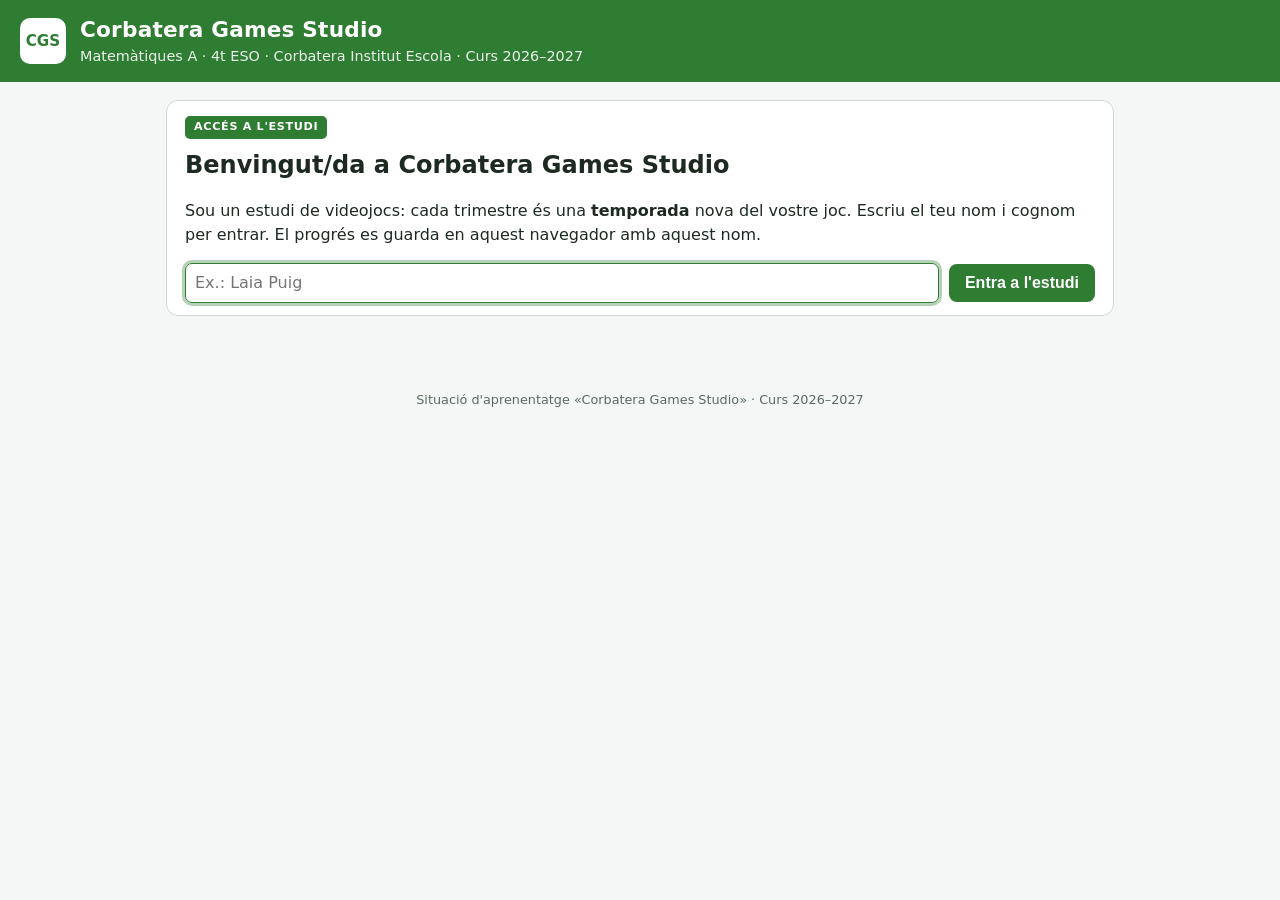
<file: index.html>
<!doctype html>
<html lang="ca">
<head>
  <meta charset="utf-8">
  <meta name="viewport" content="width=device-width, initial-scale=1">
  <title>Corbatera Games Studio · Matemàtiques A</title>
  <meta name="description" content="Corbatera Games Studio: les temporades de Matemàtiques A (4t ESO) de Corbatera Institut Escola.">
  <script>
    // Enllaços antics al joc (index.html#jugar=…): els portem a la Temporada 1
    function cgsFwd() { if (/jugar=/.test(location.hash)) location.replace('temporada1.html' + location.search + location.hash); }
    cgsFwd(); window.addEventListener('hashchange', cgsFwd);
  </script>
  <link rel="stylesheet" href="css/estil.css">
  <style>
    .seasons { display: grid; gap: 16px; margin-top: 16px; }
    .season { background: var(--card); border: 1.5px solid var(--line); border-radius: 14px; overflow: hidden; }
    .season > header { padding: 16px 20px; color: #fff; display: flex; flex-wrap: wrap; gap: 8px 16px; align-items: center; justify-content: space-between; }
    .season > header h2 { margin: 2px 0 0; font-size: 1.35rem; }
    .season > header p { margin: 0; opacity: .92; }
    .season .tag { background: #fff; color: var(--ink); font-size: .72rem; font-weight: 800; letter-spacing: .06em; padding: 3px 9px; border-radius: 5px; text-transform: uppercase; }
    .s1 > header { background: #2e7d32; }
    .s2 > header { background: linear-gradient(90deg, #2e7d32, #1f5c66); }
    .s3 > header { background: #5b6b61; }
    .season .body { padding: 14px 20px 18px; }
    .links { display: grid; grid-template-columns: repeat(auto-fill, minmax(210px, 1fr)); gap: 10px; }
    .lk { display: flex; flex-direction: column; gap: 4px; text-decoration: none; color: var(--ink); border: 1.5px solid var(--line); border-radius: 10px; padding: 12px 14px; }
    a.lk:hover { border-color: var(--green); box-shadow: 0 4px 14px rgba(0,0,0,.08); }
    .lk b { font-size: 1.02rem; }
    .lk span { font-size: .85rem; color: var(--muted); }
    .lk.off { opacity: .6; border-style: dashed; }
    .hello { background: var(--card); border: 1px solid var(--line); border-radius: 12px; padding: 12px 18px; }
    .season.soon .body { color: var(--muted); }
    .informes { margin-top: 22px; background: var(--card); border: 1.5px solid var(--line); border-radius: 14px; padding: 16px 20px 18px; }
    .informes h2 { margin: 4px 0 6px; font-size: 1.25rem; }
    .informes .xpline { font-size: 1.05rem; }
    #diariview { margin-top: 14px; overflow-x: auto; }
  </style>
</head>
<body>
  <header class="top">
    <div class="logo" aria-hidden="true">CGS</div>
    <div>
      <h1>Corbatera Games Studio</h1>
      <p>Matemàtiques A · 4t ESO · Corbatera Institut Escola · Curs 2026–2027</p>
    </div>
  </header>
  <main style="max-width:980px;margin:0 auto;padding:18px 16px 40px">
    <div class="hello" id="hello"></div>
    <div class="seasons" id="seasons"></div>
    <section class="informes" id="informes" hidden></section>
  </main>
  <footer class="foot">Situació d'aprenentatge «Corbatera Games Studio» · Curs 2026–2027</footer>
  <script type="text/plain" id="report-css">
    body{font-family:system-ui,-apple-system,"Segoe UI",Roboto,sans-serif;color:#1d2a22;max-width:900px;margin:0 auto;padding:24px;line-height:1.45;background:#fff}
    .rhead{background:#2e7d32;color:#fff;padding:12px 16px;border-radius:8px;display:flex;justify-content:space-between;flex-wrap:wrap;gap:8px;font-size:14px}
    h1{margin:18px 0 4px}h2{border-bottom:2px solid #2e7d32;padding-bottom:4px;margin-top:28px}
    .small{color:#5b6b61;font-size:.85em;font-weight:normal}
    table{border-collapse:collapse;width:100%;font-size:14px}th,td{border:1px solid #cfd8d2;padding:6px 8px;text-align:left}th{background:#e8f3ea}
    .badge{display:inline-block;background:#2e7d32;color:#fff;font-size:11px;font-weight:700;letter-spacing:.05em;padding:2px 8px;border-radius:4px}
    .dm{margin:18px 0;page-break-inside:avoid}.dm h3{margin:0 0 8px}
    .dex{border:1px solid #cfd8d2;border-radius:8px;padding:10px 14px;margin:10px 0;page-break-inside:avoid}.dex h4{margin:0 0 6px}
    .ctx{background:#f5f8f6;padding:8px 10px;border-radius:6px;margin-bottom:6px}
    .big{font-size:1.25em;text-align:center;margin:6px 0}
    .sq{font-weight:600}.proc{color:#1b5e20}.wrong{color:#b23b3b}.wrong s{text-decoration-thickness:2px}
    .tag{display:inline-block;font-size:11px;background:#e8f3ea;color:#1b5e20;border-radius:10px;padding:1px 8px;margin-left:4px}.tag.red{background:#fdeaea;color:#b23b3b}
    .frac{display:inline-flex;flex-direction:column;vertical-align:middle;text-align:center;font-size:.9em}.frac span:first-child{border-bottom:1px solid currentColor}
    .rad{border-top:1px solid currentColor}.per{text-decoration:overline}.nw{white-space:nowrap}
    table.ruffini,table.areatab{width:auto;margin:6px auto}.ruffini td{border:0;padding:3px 10px;text-align:center}.ruffini td.ra{border-right:2px solid #1d2a22}.ruffini tr.rmid td{border-bottom:2px solid #1d2a22}.ruffini tr.rmid td:first-child{border-bottom:0}
    sub{font-size:.75em}.br{display:inline-block;width:100%}
    svg{display:none}ol{padding-left:22px}li{margin:6px 0}
    @media print{body{padding:0}.rhead{-webkit-print-color-adjust:exact;print-color-adjust:exact}}
  </script>
  <script src="js/util.js"></script>
  <script src="js/nivell0.js"></script>
  <script src="js/nivell1.js"></script>
  <script src="js/nivell2.js"></script>
  <script src="js/nivell3.js"></script>
  <script src="js/repas.js"></script>
  <script src="js/mode-repas.js"></script>
  <script src="js/recu-1a.js"></script>
  <script src="js/app.js"></script>
  <script>
  (function () {
    var d = new Date(), avui = d.getFullYear() * 10000 + (d.getMonth() + 1) * 100 + d.getDate();
    var DOCENT = /[?&]docent\b/.test(location.search), q = DOCENT ? '?docent' : '';
    var T = [
      { cls: 's1', n: 1, t: 'El primer joc', p: '1r trimestre · Nombres i àlgebra', obre: 0,
        links: [
          { h: 'temporada1.html' + q, b: '🎮 Joc pas a pas', s: 'Nivells 0 a 3, mode repàs i diari de procés' },
          { h: 'estudi.html', b: '📖 Estudi', s: 'Teoria de les unitats 0 a 3' },
          { h: 'formularis-1a.html', b: '🧾 Formularis', s: 'Regles bàsiques i un exemple, nivells 0 a 3' },
          { h: 'entrenament-1a.html', b: '⚡ Preguntes ràpides', s: 'Mode entrenament de la 1a avaluació' },
          { h: 'escape.html' + q, b: '🔐 Escape room', s: 'Ctrl + Alt + Escape · repàs de tots els nivells en equip (S42)', obre: 20261126 },
          { h: 'temporada1.html' + q + '#recu', b: '🛟 Ruta de recuperació', s: 'Les fites mínimes pas a pas, per preparar la recu', obre: 20261210 },
          { h: 'recu-1a.html', b: '📝 Fitxa de fites mínimes', s: 'Exemples i exercicis per fer a mà' }
        ] },
      { cls: 's2', n: 2, t: 'El joc creix', p: '2a avaluació · Funcions i trigonometria', obre: 20261209,
        links: [
          { h: 'trailer.html' + q, b: '🎬 Tràiler de desembre', s: 'Un minijoc per sessió (9–21/12)', obre: 20261209 },
          { h: 'estudi-2a.html', b: '📖 Estudi', s: 'Teoria dels nivells 4 a 6: funcions i trigonometria', obre: 20261209 },
          { h: 'formularis-2a.html', b: '🧾 Formularis', s: 'Regles bàsiques i un exemple, nivells 4 a 6', obre: 20261209 },
          { b: '🎮 Joc de la Temporada 2', s: 'Arriba al gener', off: true }
        ] },
      { cls: 's3', n: 3, t: 'Properament', p: '3a avaluació', obre: 99999999, links: [] }
    ];
    var h = '';
    T.forEach(function (s) {
      var oberta = DOCENT || avui >= s.obre;
      h += '<section class="season ' + s.cls + (oberta ? '' : ' soon') + '"><header><div><span class="tag">Temporada ' + s.n + '</span><h2>' + (s.n === 3 ? s.t : '«' + s.t + '»') + '</h2><p>' + s.p + '</p></div>' +
        '<span class="tag">' + (s.n === 3 ? 'Properament' : oberta ? 'Oberta' : 'S\'obre el ' + String(s.obre).slice(6) + '/' + String(s.obre).slice(4, 6)) + '</span></header><div class="body">';
      if (!s.links.length) h += 'Aviat sabreu quin joc farem a la tercera temporada.';
      else h += '<div class="links">' + s.links.map(function (l) {
        var ok = !l.off && (DOCENT || !l.obre || avui >= l.obre);
        return ok ? '<a class="lk" href="' + l.h + '"><b>' + l.b + '</b><span>' + l.s + '</span></a>'
                  : '<div class="lk off"><b>' + l.b + '</b><span>' + (l.off ? l.s : 'S\'obre el ' + String(l.obre).slice(6) + '/' + String(l.obre).slice(4, 6)) + '</span></div>';
      }).join('') + '</div>';
      h += '</div></section>';
    });
    var KEY = 'cgs-mates4A-v1', DB = { players: {}, current: null };
    try { DB = JSON.parse(localStorage.getItem(KEY)) || DB; } catch (e) {}
    DB.players = DB.players || {};
    var esc = function (x) { return String(x).replace(/[&<>"]/g, function (c) { return { '&': '&amp;', '<': '&lt;', '>': '&gt;', '"': '&quot;' }[c]; }); };
    function save() { try { localStorage.setItem(KEY, JSON.stringify(DB)); } catch (e) {} }
    function entra(n) {
      n = String(n || '').trim().replace(/\s+/g, ' ');
      if (n.length < 3) { document.getElementById('nom').focus(); return; }
      if (!DB.players[n]) DB.players[n] = { nom: n, creat: Date.now(), missions: {}, log: [] };
      DB.current = n; save();
      // el mateix nom per al «Resum per a la profe» de les preguntes ràpides
      ['cgs-entrenament-1a-nom', 'cgs-entrenament-2a-nom'].forEach(function (k) { try { if (!localStorage.getItem(k)) localStorage.setItem(k, n); } catch (e) {} });
      pinta();
    }
    function pinta() {
      var hello = document.getElementById('hello'), seasons = document.getElementById('seasons');
      if (DB.current && DB.players[DB.current]) {
        hello.innerHTML = '<div class="row" style="margin:0;justify-content:space-between"><span>Hola, <b>' + esc(DB.current) + '</b>! Tria la temporada.</span><button class="btn ghost sm" id="canvi">Canvia de jugador</button></div>';
        document.getElementById('canvi').onclick = function () { DB.current = null; save(); pinta(); };
        seasons.innerHTML = h;
        informes();
        return;
      }
      var noms = Object.keys(DB.players);
      hello.innerHTML = '<span class="badge">ACCÉS A L\'ESTUDI</span><h2 style="margin:8px 0 4px">Benvingut/da a Corbatera Games Studio</h2>' +
        '<p>Sou un estudi de videojocs: cada trimestre és una <b>temporada</b> nova del vostre joc. Escriu el teu nom i cognom per entrar. El progrés es guarda en aquest navegador amb aquest nom.</p>' +
        '<div class="row"><input id="nom" autocomplete="off" placeholder="Ex.: Laia Puig" maxlength="40" style="flex:1;min-width:200px"><button class="btn" id="go">Entra a l\'estudi</button></div>' +
        (noms.length ? '<p class="small">O continua amb un jugador d\'aquest ordinador:</p><div class="chips">' + noms.map(function (n) { return '<button class="chip" data-n="' + esc(n) + '">' + esc(n) + '</button>'; }).join('') + '</div>' : '');
      seasons.innerHTML = '';
      document.getElementById('informes').hidden = true;
      document.getElementById('go').onclick = function () { entra(document.getElementById('nom').value); };
      document.getElementById('nom').onkeydown = function (e) { if (e.key === 'Enter') entra(this.value); };
      [].forEach.call(document.querySelectorAll('.chip'), function (b) { b.onclick = function () { entra(b.dataset.n); }; });
      document.getElementById('nom').focus();
    }
    // Informes i diari: fora de les temporades, recullen tot el que has fet
    function informes() {
      var box = document.getElementById('informes'), I = window.CGS && CGS.informe, j = I && I.jugador();
      if (!j) { box.hidden = true; return; }
      box.hidden = false;
      box.innerHTML = '<span class="badge">INFORMES</span><h2>El meu diari de procés</h2>' +
        '<p class="xpline"><b>' + j.xp + ' XP</b> · rang: <b>' + j.rang + '</b>' + (j.seguent ? ' <span class="small">(et falten ' + j.falten + ' XP per a ' + j.seguent + ')</span>' : '') + '</p>' +
        '<p class="small">L\'informe recull totes les temporades: missions del joc pas a pas (amb intents, pistes i solucions), XP de les preguntes ràpides i insígnies del tràiler. Quan t\'ho demani la docent, <b>descarrega l\'informe i penja\'l al Classroom</b>.</p>' +
        '<div class="row"><button class="btn" id="inf">Descarrega l\'informe</button><button class="btn ghost" id="print">Imprimeix / PDF</button><button class="btn ghost" id="vdiari">Mira el diari</button></div>' +
        '<p class="small" style="margin-top:10px">Les preguntes ràpides tenen, a més, el seu propi «Resum per a la profe» dins de cada pàgina.</p>' +
        '<div id="diariview" hidden></div>';
      document.getElementById('inf').onclick = I.descarrega;
      document.getElementById('print').onclick = I.imprimeix;
      document.getElementById('vdiari').onclick = function () {
        var v = document.getElementById('diariview');
        if (v.hidden) { v.innerHTML = j.partides ? I.diari() : '<p>Encara no hi ha cap missió començada.</p>'; v.hidden = false; this.textContent = 'Amaga el diari'; }
        else { v.hidden = true; this.textContent = 'Mira el diari'; }
      };
      if (location.hash === '#informes') setTimeout(function () { box.scrollIntoView({ behavior: 'smooth' }); }, 50);
    }
    pinta();
  })();
  </script>
</body>
</html>
</file>
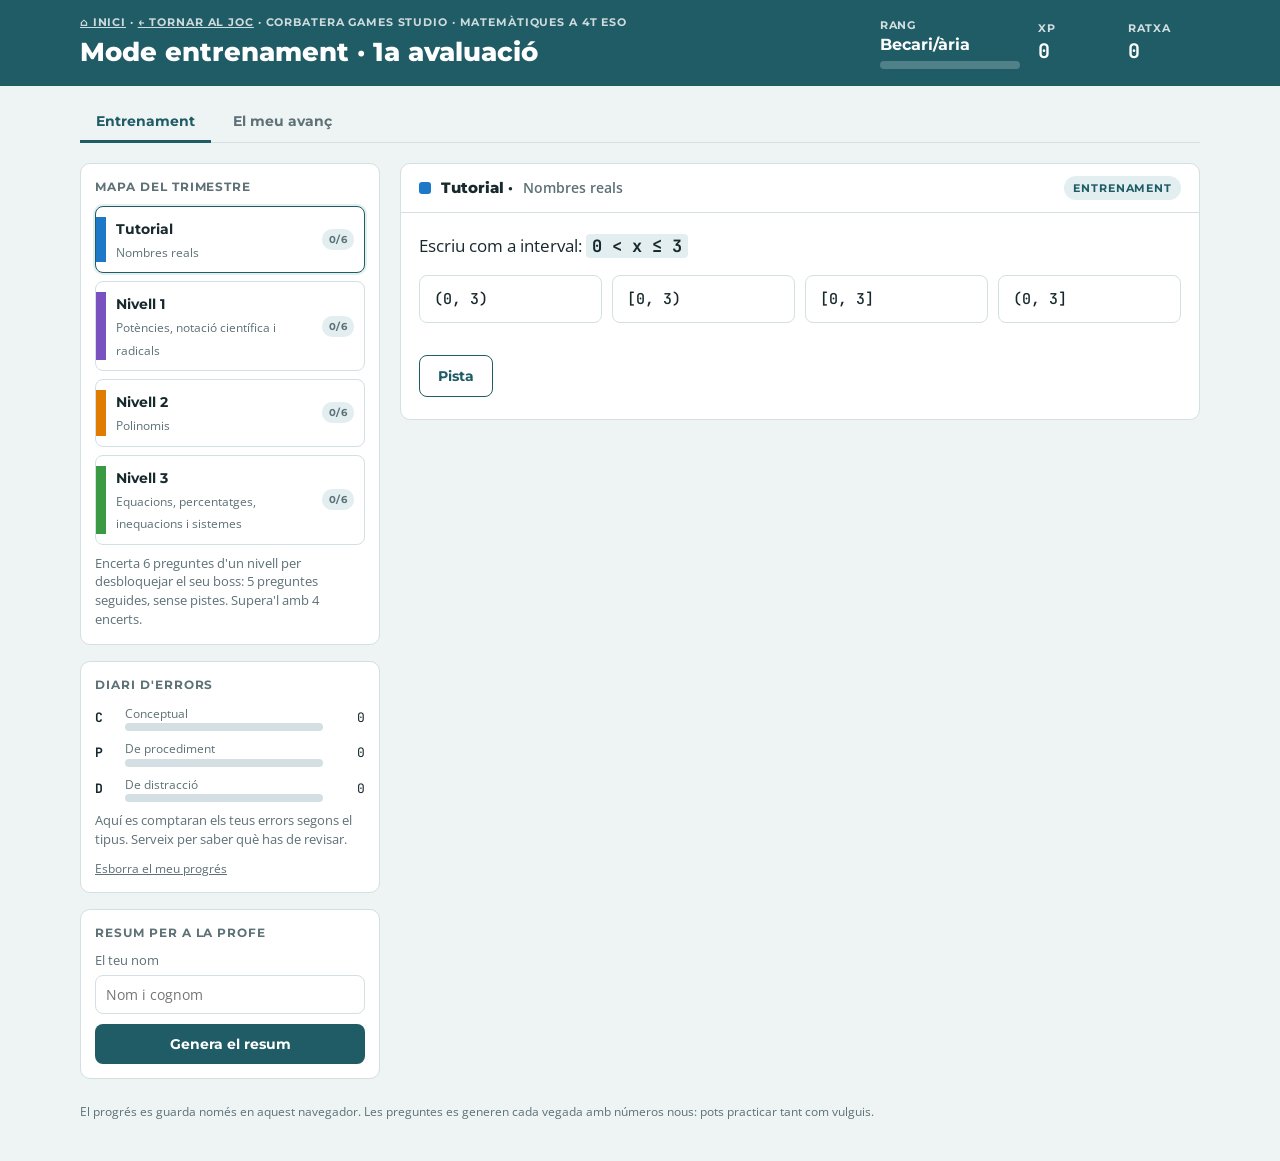
<file: entrenament-1a.html>
<!doctype html><html lang="ca"><head><meta charset=utf8><meta name=viewport content="width=device-width,initial-scale=1,viewport-fit=cover"><style>:root{color-scheme:light;box-sizing:border-box;padding-top:env(safe-area-inset-top,0px);padding-bottom:env(safe-area-inset-bottom,0px)}html{scroll-padding-top:env(safe-area-inset-top,0px)}body{margin:0;padding:0;font:14px -apple-system,BlinkMacSystemFont,sans-serif;background:#faf9f5;color:#141413}img{max-width:100%}[hidden]:not([hidden=until-found i]){display:none!important}</style></head><body>
<title>Entrenament 1a avaluació</title>
<link rel="preconnect" href="https://fonts.googleapis.com">
<link rel="stylesheet" href="https://fonts.googleapis.com/css2?family=Montserrat:wght@600;700;800&family=Open+Sans:wght@400;600;700&family=JetBrains+Mono:wght@500;700&display=swap">
<style>
/* Layout: studio console — map of levels on the left, the active "mission" screen on the right; stacks on phones */
:root {
  --bg: #eef3f4; --panel: #ffffff; --ink: #18292d; --muted: #5d7177; --line: #d3dfe2;
  --brand: #1f5c66; --brand-ink: #ffffff; --brand-soft: #e3eef0; --accent: #e8664f; --accent-soft: #fdece8;
  --ok: #2e8b57; --ok-soft: #e4f4ea; --bad: #c8412b; --bad-soft: #fbe7e3; --gold: #c9971c;
  --z1: #1e78c8; --z2: #7a52bf; --z3: #e07c00; --z4: #3a9a44;
  --plot-bg: #ffffff; --plot-grid: #e3ebed; --plot-ax: #4f6268;
  --f-display: 'Montserrat', 'Segoe UI', system-ui, sans-serif;
  --f-body: 'Open Sans', 'Segoe UI', system-ui, sans-serif;
  --f-num: 'JetBrains Mono', ui-monospace, 'SFMono-Regular', Menlo, monospace;
}
@media (prefers-color-scheme: dark) { :root:not([data-theme="light"]) {
  --bg: #0f1b1e; --panel: #172629; --ink: #e5eef0; --muted: #9db0b5; --line: #2a3d41;
  --brand: #2c7480; --brand-ink: #ffffff; --brand-soft: #1d3338; --accent: #f07c66; --accent-soft: #3a2421;
  --ok: #5cc28a; --ok-soft: #173326; --bad: #f08b77; --bad-soft: #3b211d; --gold: #e6b83e;
  --z1: #5aa7ec; --z2: #a98be6; --z3: #f5a23a; --z4: #6cc474;
  --plot-bg: #12201f; --plot-grid: #263a3e; --plot-ax: #a9bcc1; color-scheme: dark; } }
:root[data-theme="dark"] {
  --bg: #0f1b1e; --panel: #172629; --ink: #e5eef0; --muted: #9db0b5; --line: #2a3d41;
  --brand: #2c7480; --brand-ink: #ffffff; --brand-soft: #1d3338; --accent: #f07c66; --accent-soft: #3a2421;
  --ok: #5cc28a; --ok-soft: #173326; --bad: #f08b77; --bad-soft: #3b211d; --gold: #e6b83e;
  --z1: #5aa7ec; --z2: #a98be6; --z3: #f5a23a; --z4: #6cc474;
  --plot-bg: #12201f; --plot-grid: #263a3e; --plot-ax: #a9bcc1; color-scheme: dark; }
* { box-sizing: border-box; }
[hidden] { display: none !important; }
body { background: var(--bg); color: var(--ink); font-family: var(--f-body); font-size: 15px; line-height: 1.5; padding: 0 16px 40px; }
.wrap { max-width: 1120px; margin: 0 auto; }
header.top { background: var(--brand); color: var(--brand-ink); margin: 0 -16px; padding: 14px 16px; }
header.top .in { max-width: 1120px; margin: 0 auto; display: flex; flex-wrap: wrap; gap: 12px 24px; align-items: center; justify-content: space-between; }
.eyebrow { font-family: var(--f-display); font-weight: 700; font-size: 11px; letter-spacing: .08em; text-transform: uppercase; opacity: .78; }
h1 { font-family: var(--f-display); font-weight: 800; font-size: clamp(20px, 3vw, 26px); margin: 2px 0 0; text-wrap: balance; }
.stats { display: flex; gap: 18px; align-items: center; flex-wrap: wrap; }
.stat { display: flex; flex-direction: column; min-width: 72px; }
.stat b { font-family: var(--f-num); font-size: 20px; font-variant-numeric: tabular-nums; }
.stat span { font-size: 11px; opacity: .8; text-transform: uppercase; letter-spacing: .06em; font-family: var(--f-display); font-weight: 700; }
.xpbar { width: 140px; height: 8px; background: rgba(255,255,255,.22); border-radius: 4px; overflow: hidden; margin-top: 4px; }
.xpbar i { display: block; height: 100%; background: var(--accent); width: 0; transition: width .4s; }
.grid { display: grid; grid-template-columns: 300px minmax(0, 1fr); gap: 20px; margin-top: 20px; align-items: start; }
@media (max-width: 820px) { .grid { grid-template-columns: minmax(0, 1fr); } .play { order: -1; } }
.side { display: flex; flex-direction: column; gap: 16px; min-width: 0; }
.panel { background: var(--panel); border: 1px solid var(--line); border-radius: 10px; }
.side h2, .diary h2 { font-family: var(--f-display); font-size: 12px; text-transform: uppercase; letter-spacing: .08em; color: var(--muted); margin: 0 0 10px; }
.map { padding: 14px; }
.zones { display: flex; flex-direction: column; gap: 8px; }
.zone { display: grid; grid-template-columns: 10px minmax(0,1fr) auto; gap: 10px; align-items: center; width: 100%; text-align: left; padding: 10px 10px 10px 0; border: 1px solid var(--line); border-radius: 8px; background: var(--panel); color: var(--ink); cursor: pointer; font: inherit; overflow: hidden; }
.zone .strip { align-self: stretch; }
.zone[aria-current="true"] { border-color: var(--brand); box-shadow: 0 0 0 2px var(--brand-soft); }
.zone:focus-visible, button:focus-visible, input:focus-visible { outline: 3px solid var(--accent); outline-offset: 2px; }
.zone .nm { font-family: var(--f-display); font-weight: 700; font-size: 14px; }
.zone .sb { font-size: 12px; color: var(--muted); line-height: 1.3; }
.zone .pg { height: 5px; background: var(--line); border-radius: 3px; margin-top: 6px; overflow: hidden; }
.zone .pg i { display: block; height: 100%; }
.badge { font-family: var(--f-display); font-weight: 700; font-size: 10px; text-transform: uppercase; letter-spacing: .05em; padding: 3px 7px; border-radius: 10px; white-space: nowrap; }
.b-lock { background: var(--brand-soft); color: var(--muted); }
.b-ready { background: var(--accent-soft); color: var(--accent); }
.b-done { background: var(--ok-soft); color: var(--ok); }
.z1 { --zc: var(--z1); } .z2 { --zc: var(--z2); } .z3 { --zc: var(--z3); } .z4 { --zc: var(--z4); }
.strip { background: var(--zc); }
.pg i { background: var(--zc); }
.diary { padding: 14px; }
.errbars { display: flex; flex-direction: column; gap: 8px; }
.eb { display: grid; grid-template-columns: 22px minmax(0,1fr) 34px; gap: 8px; align-items: center; font-size: 13px; }
.eb b { font-family: var(--f-num); }
.eb .track { height: 8px; background: var(--line); border-radius: 4px; overflow: hidden; }
.eb .track i { display: block; height: 100%; background: var(--accent); }
.eb .n { font-family: var(--f-num); text-align: right; font-variant-numeric: tabular-nums; }
.tip { font-size: 12.5px; color: var(--muted); margin: 10px 0 0; }
.linkbtn { background: none; border: 0; color: var(--muted); text-decoration: underline; font: inherit; font-size: 12px; cursor: pointer; padding: 0; margin-top: 10px; }
.confirm { font-size: 12.5px; margin-top: 8px; display: flex; gap: 8px; flex-wrap: wrap; align-items: center; }
.play { padding: 0; overflow: hidden; min-width: 0; }
.play .bar { display: flex; justify-content: space-between; align-items: center; gap: 10px; padding: 12px 18px; border-bottom: 1px solid var(--line); flex-wrap: wrap; }
.play .bar .zl { font-family: var(--f-display); font-weight: 800; font-size: 15px; display: flex; gap: 10px; align-items: center; }
.dot { width: 12px; height: 12px; border-radius: 3px; background: var(--zc); display: inline-block; }
.mode { font-family: var(--f-display); font-weight: 700; font-size: 11px; text-transform: uppercase; letter-spacing: .08em; padding: 4px 9px; border-radius: 12px; background: var(--brand-soft); color: var(--brand); }
.mode.boss { background: var(--accent); color: #fff; }
.body { padding: 20px 18px 22px; display: flex; flex-direction: column; gap: 16px; }
.q { font-size: 17px; line-height: 1.55; max-width: 62ch; }
.m { font-family: var(--f-num); font-weight: 700; white-space: nowrap; background: var(--brand-soft); padding: 1px 6px; border-radius: 4px; }
sup { font-size: .7em; line-height: 0; }
.visual { display: flex; }
.plot { width: 100%; max-width: 300px; height: auto; border: 1px solid var(--line); border-radius: 6px; }
.plot.wide { max-width: 420px; }
.plot .bgp { fill: var(--plot-bg); } .plot .gl { stroke: var(--plot-grid); stroke-width: 1; } .plot .ax { stroke: var(--plot-ax); stroke-width: 1.4; }
.plot .tl { fill: var(--plot-ax); font-size: 11px; font-family: var(--f-num); }
.plot .cv { fill: none; stroke: var(--brand); stroke-width: 3; } .plot .pt { fill: var(--accent); }
.plot .box { fill: var(--brand-soft); stroke: var(--brand); stroke-width: 3; }
.tw { overflow-x: auto; max-width: 100%; }
.dt { border-collapse: collapse; font-family: var(--f-num); font-variant-numeric: tabular-nums; }
.dt th, .dt td { border: 1px solid var(--line); padding: 6px 12px; text-align: center; }
.dt th { background: var(--brand-soft); font-family: var(--f-display); font-size: 13px; }
.opts { display: grid; grid-template-columns: repeat(auto-fit, minmax(180px, 1fr)); gap: 10px; }
.opt { text-align: left; padding: 12px 14px; border-radius: 8px; border: 1.5px solid var(--line); background: var(--panel); color: var(--ink); font-family: var(--f-num); font-size: 15px; font-weight: 500; cursor: pointer; min-height: 48px; }
.opt:hover:not(:disabled) { border-color: var(--brand); }
.opt:disabled { cursor: default; }
.opt.right { border-color: var(--ok); background: var(--ok-soft); }
.opt.wrong { border-color: var(--bad); background: var(--bad-soft); text-decoration: line-through; }
.numrow { display: flex; gap: 10px; flex-wrap: wrap; align-items: center; }
.numrow input { font-family: var(--f-num); font-size: 18px; padding: 10px 12px; border: 1.5px solid var(--line); border-radius: 8px; background: var(--panel); color: var(--ink); width: 180px; max-width: 100%; }
.unit { font-family: var(--f-num); color: var(--muted); }
.btn { font-family: var(--f-display); font-weight: 700; font-size: 14px; padding: 11px 18px; border-radius: 8px; border: 0; cursor: pointer; }
.btn.primary { background: var(--brand); color: var(--brand-ink); }
.btn.ghost { background: transparent; color: var(--brand); border: 1.5px solid var(--brand); }
.btn.accent { background: var(--accent); color: #fff; }
.btn:disabled { opacity: .45; cursor: default; }
.actions { display: flex; gap: 10px; flex-wrap: wrap; align-items: center; }
.fb { border-radius: 8px; padding: 12px 14px; font-size: 14.5px; max-width: 70ch; }
.fb.ok { background: var(--ok-soft); border-left: 4px solid var(--ok); }
.fb.no { background: var(--bad-soft); border-left: 4px solid var(--bad); }
.fb.hint { background: var(--brand-soft); border-left: 4px solid var(--brand); }
.fb .tag { font-family: var(--f-display); font-weight: 800; font-size: 11px; text-transform: uppercase; letter-spacing: .06em; margin-right: 6px; }
.steps { margin: 6px 0 0; padding-left: 20px; }
.steps li { font-family: var(--f-num); font-size: 14px; }
.self { display: flex; gap: 8px; flex-wrap: wrap; margin-top: 8px; }
.self button { font: inherit; font-size: 13px; padding: 6px 10px; border-radius: 6px; border: 1px solid var(--line); background: var(--panel); color: var(--ink); cursor: pointer; }
.bossbar { display: flex; gap: 6px; }
.bossbar i { width: 22px; height: 8px; border-radius: 3px; background: var(--line); }
.bossbar i.ok { background: var(--ok); } .bossbar i.no { background: var(--bad); } .bossbar i.cur { background: var(--accent); }
.result { text-align: center; padding: 26px 10px; display: flex; flex-direction: column; gap: 12px; align-items: center; }
.result .big { font-family: var(--f-display); font-weight: 800; font-size: 28px; }
.legend { font-size: 12.5px; color: var(--muted); }
.namein, #sumtxt { font: inherit; font-size: 14px; width: 100%; border: 1.5px solid var(--line); border-radius: 8px; padding: 8px 10px; background: var(--panel); color: var(--ink); }
#sumtxt { font-family: var(--f-num); font-size: 12.5px; margin: 10px 0 8px; resize: vertical; }
.tabs { max-width: 1120px; margin: 16px auto 0; display: flex; gap: 6px; border-bottom: 1px solid var(--line); }
.tab { font-family: var(--f-display); font-weight: 700; font-size: 14px; padding: 10px 16px; border: 0; background: none; color: var(--muted); cursor: pointer; border-bottom: 3px solid transparent; margin-bottom: -1px; }
.tab[aria-selected="true"] { color: var(--brand); border-bottom-color: var(--brand); }
.prog { display: flex; flex-direction: column; gap: 16px; margin-top: 20px; }
.prog .intro { padding: 16px 18px; }
.prog h2 { font-family: var(--f-display); font-weight: 800; font-size: 18px; margin: 0 0 4px; }
.prog .lead { color: var(--muted); margin: 0; max-width: 75ch; }
.kpis { display: grid; grid-template-columns: repeat(auto-fit, minmax(140px, 1fr)); gap: 10px; margin-top: 14px; }
.kpi { border: 1px solid var(--line); border-radius: 8px; padding: 10px 12px; }
.kpi span { display: block; font-family: var(--f-display); font-weight: 700; font-size: 11px; text-transform: uppercase; letter-spacing: .06em; color: var(--muted); }
.kpi b { font-family: var(--f-num); font-size: 22px; font-variant-numeric: tabular-nums; }
.kpi small { display: block; font-size: 12px; color: var(--muted); }
.zcards { display: grid; grid-template-columns: repeat(2, minmax(0, 1fr)); gap: 16px; }
@media (max-width: 820px) { .zcards { grid-template-columns: minmax(0, 1fr); } }
.zc { overflow: hidden; }
.zc .zh { display: flex; align-items: center; gap: 10px; padding: 12px 16px; border-bottom: 1px solid var(--line); font-family: var(--f-display); font-weight: 800; }
.zc .zh small { font-family: var(--f-body); font-weight: 600; color: var(--muted); font-size: 13px; }
.zc .zb { padding: 14px 16px 16px; display: flex; flex-direction: column; gap: 14px; }
.can { display: flex; flex-direction: column; gap: 6px; }
.can p { margin: 0; font-size: 14px; font-weight: 600; }
.seg { display: grid; grid-template-columns: repeat(4, minmax(0, 1fr)); gap: 4px; }
.seg button { font: inherit; font-size: 12px; line-height: 1.2; padding: 7px 4px; min-height: 36px; border: 1px solid var(--line); background: var(--panel); color: var(--ink); border-radius: 6px; cursor: pointer; }
.seg button[aria-pressed="true"] { background: var(--brand); border-color: var(--brand); color: var(--brand-ink); font-weight: 700; }
.chart h3 { font-family: var(--f-display); font-size: 12px; text-transform: uppercase; letter-spacing: .08em; color: var(--muted); margin: 0 0 6px; }
.chart svg { width: 100%; height: auto; display: block; overflow: visible; }
.chart .gl { stroke: var(--plot-grid); stroke-width: 1; }
.chart .tl { fill: var(--muted); font-size: 11px; font-family: var(--f-num); }
.chart .l-acc { fill: none; stroke: var(--zc); stroke-width: 2; stroke-linejoin: round; stroke-linecap: round; }
.chart .l-self { fill: none; stroke: var(--ink); stroke-width: 2; stroke-dasharray: 5 4; stroke-linejoin: round; stroke-linecap: round; }
.chart .p-acc { fill: var(--zc); stroke: var(--panel); stroke-width: 2; }
.chart .p-self { fill: var(--panel); stroke: var(--ink); stroke-width: 2; }
.chart .hit { fill: transparent; cursor: default; }
.lg { display: flex; gap: 14px; flex-wrap: wrap; font-size: 12px; color: var(--muted); margin-top: 6px; }
.lg i { display: inline-block; width: 18px; height: 0; border-top: 2px solid var(--zc); vertical-align: middle; margin-right: 6px; }
.lg i.self { border-top: 2px dashed var(--ink); }
.empty { font-size: 13px; color: var(--muted); border: 1px dashed var(--line); border-radius: 8px; padding: 14px; text-align: center; }
.verdict { font-size: 13.5px; border-radius: 8px; padding: 10px 12px; background: var(--brand-soft); border-left: 4px solid var(--brand); }
.verdict.up { background: var(--ok-soft); border-left-color: var(--ok); }
.verdict.warn { background: var(--accent-soft); border-left-color: var(--accent); }
.verdict b { font-family: var(--f-display); }
details.tbl summary { font-size: 12.5px; color: var(--muted); cursor: pointer; }
details.tbl table { margin-top: 6px; font-size: 12.5px; }
.goal { padding: 16px 18px; }
.goal textarea { font: inherit; font-size: 14px; width: 100%; border: 1.5px solid var(--line); border-radius: 8px; padding: 8px 10px; background: var(--panel); color: var(--ink); resize: vertical; margin-top: 8px; }
.saved { font-size: 12px; color: var(--ok); min-height: 18px; }
#tt { position: fixed; z-index: 10; pointer-events: none; background: var(--ink); color: var(--panel); font-size: 12px; padding: 6px 9px; border-radius: 6px; white-space: nowrap; box-shadow: 0 2px 8px rgba(0,0,0,.2); }
footer { margin-top: 24px; font-size: 12px; color: var(--muted); }
@media (prefers-reduced-motion: reduce) { * { transition: none !important; } }
</style>

<header class="top"><div class="in">
  <div><div class="eyebrow"><a href="index.html" style="color:inherit">⌂ Inici</a> · <a href="temporada1.html" style="color:inherit">← Tornar al joc</a> · Corbatera Games Studio · Matemàtiques A 4t ESO</div><h1 id="title">Mode entrenament · 1a avaluació</h1></div>
  <div class="stats">
    <div class="stat"><span>Rang</span><b id="rank" style="font-family:var(--f-display);font-size:16px">Becari/ària</b><div class="xpbar"><i id="xpfill"></i></div></div>
    <div class="stat"><span>XP</span><b id="xp">0</b></div>
    <div class="stat"><span>Ratxa</span><b id="streak">0</b></div>
  </div>
</div></header>

<nav class="tabs" role="tablist" aria-label="Seccions">
  <button class="tab" role="tab" id="t-train" aria-selected="true" aria-controls="v-train" type="button">Entrenament</button>
  <button class="tab" role="tab" id="t-prog" aria-selected="false" aria-controls="v-prog" type="button">El meu avanç</button>
</nav>
<div class="wrap">
<div class="grid" id="v-train" role="tabpanel" aria-labelledby="t-train">
  <aside class="side">
    <section class="panel map" aria-labelledby="maph"><h2 id="maph">Mapa del trimestre</h2><div class="zones" id="zones"></div>
      <p class="legend" style="margin:10px 0 0">Encerta 6 preguntes d'un nivell per desbloquejar el seu boss: 5 preguntes seguides, sense pistes. Supera'l amb 4 encerts.</p></section>
    <section class="panel diary" aria-labelledby="dh"><h2 id="dh">Diari d'errors</h2>
      <div class="errbars" id="errbars"></div>
      <p class="tip" id="tip"></p>
      <button class="linkbtn" id="reset" type="button">Esborra el meu progrés</button>
      <div class="confirm" id="confirm" hidden>Segur? Es perdran XP i nivells. <button class="btn accent" id="yes" type="button" style="padding:6px 10px">Sí, esborra</button><button class="btn ghost" id="no" type="button" style="padding:6px 10px">No</button></div>
    </section>
    <section class="panel diary" aria-labelledby="rh"><h2 id="rh">Resum per a la profe</h2>
      <label for="stname" class="legend" style="display:block;margin-bottom:4px">El teu nom</label>
      <input id="stname" class="namein" maxlength="40" placeholder="Nom i cognom" autocomplete="name">
      <button class="btn primary" id="mksum" type="button" style="margin-top:10px;width:100%">Genera el resum</button>
      <div id="sumbox" hidden><textarea id="sumtxt" readonly rows="7" aria-label="Resum del progrés"></textarea>
        <button class="btn ghost" id="copysum" type="button" style="width:100%">Copia el resum</button>
        <p class="tip" id="copymsg">Enganxa'l com a comentari privat a la tasca del Classroom.</p></div>
    </section>
  </aside>
  <main class="panel play" id="play" aria-live="polite"></main>
</div>
<div class="prog" id="v-prog" role="tabpanel" aria-labelledby="t-prog" hidden>
  <section class="panel intro"><h2>Com em veig i com vaig</h2>
    <p class="lead">Valora cada frase segons com et veus <b>ara</b>. Fes-ho cada setmana: així podràs comparar com et veus tu amb els encerts que fas i veure com avances.</p>
    <div class="kpis" id="kpis"></div></section>
  <div class="zcards" id="zcards"></div>
  <section class="panel goal"><h2 style="font-size:16px">El meu objectiu per a la propera sessió</h2>
    <p class="lead" style="font-size:13.5px">Tria una sola cosa concreta. Per exemple: «Superar el boss del Nivell 2» o «Fer 10 preguntes de radicals sense pista».</p>
    <textarea id="goal" rows="2" maxlength="200" aria-label="El meu objectiu"></textarea><div class="saved" id="goalmsg"></div></section>
</div>
<div id="tt" hidden></div>
<footer>El progrés es guarda només en aquest navegador. Les preguntes es generen cada vegada amb números nous: pots practicar tant com vulguis.</footer>
</div>

<script>
// ---- helpers shared by generators (pure, testable in node) ----
const R = (a, b) => a + Math.floor(Math.random() * (b - a + 1));
const pick = (arr) => arr[Math.floor(Math.random() * arr.length)];
function shuffle(a) { a = a.slice(); for (let i = a.length - 1; i > 0; i--) { const j = Math.floor(Math.random() * (i + 1)); [a[i], a[j]] = [a[j], a[i]]; } return a; }
function nf(n, d = 2) { // number format, catalan
  const r = Math.round(n * Math.pow(10, d)) / Math.pow(10, d);
  return String(r).replace('.', ',').replace('-', '−');
}
const sup = (e) => `<sup>${String(e).replace('-', '−')}</sup>`;
function sgn(n, first = false) { // "+ 3" / "− 3" for building expressions
  if (first) return n < 0 ? `−${Math.abs(n)}` : `${n}`;
  return n < 0 ? `− ${Math.abs(n)}` : `+ ${n}`;
}
function term(c, v, first = false) { // coefficient * variable, with sign
  if (c === 0) return '';
  const a = Math.abs(c);
  const coef = a === 1 && v ? '' : nf(a);
  const s = c < 0 ? (first ? '−' : '− ') : (first ? '' : '+ ');
  return `${s}${coef}${v}`;
}
function poly(cs, v = 'x') { // cs: [[coef, power], ...]
  let out = '', first = true;
  for (const [c, p] of cs) {
    if (c === 0) continue;
    const vv = p === 0 ? '' : p === 1 ? v : `${v}${sup(p)}`;
    const t = p === 0 ? (first ? nf(c) : (c < 0 ? `− ${nf(Math.abs(c))}` : `+ ${nf(c)}`)) : term(c, vv, first);
    out += (first ? '' : ' ') + t; first = false;
  }
  return out || '0';
}
function mc(options) { // options: [{h, ok, t, w}] -> shuffled, unique by html
  const seen = new Set(); const out = [];
  for (const o of options) { if (seen.has(o.h)) continue; seen.add(o.h); out.push(o); }
  return shuffle(out);
}
function median(v) { const s = v.slice().sort((a, b) => a - b); const n = s.length; return n % 2 ? s[(n - 1) / 2] : (s[n / 2 - 1] + s[n / 2]) / 2; }
function mean(v) { return v.reduce((a, b) => a + b, 0) / v.length; }
function q1(v) { const s = v.slice().sort((a, b) => a - b); const n = s.length; return median(s.slice(0, Math.floor(n / 2))); }
function q3(v) { const s = v.slice().sort((a, b) => a - b); const n = s.length; return median(s.slice(Math.ceil(n / 2))); }
function mode(v) { const c = {}; v.forEach(x => c[x] = (c[x] || 0) + 1); let best = null, bc = 0, tie = false; for (const k in c) { if (c[k] > bc) { bc = c[k]; best = +k; tie = false; } else if (c[k] === bc) tie = true; } return tie ? null : best; }

// ---- SVG helpers ----
function plotSVG(fns, opt = {}) {
  const xmin = opt.xmin ?? -5, xmax = opt.xmax ?? 5, ymin = opt.ymin ?? -5, ymax = opt.ymax ?? 5;
  const W = 260, H = 260 * (ymax - ymin) / (xmax - xmin);
  const X = x => (x - xmin) / (xmax - xmin) * W, Y = y => H - (y - ymin) / (ymax - ymin) * H;
  let g = '';
  const stepX = opt.stepX || 1, stepY = opt.stepY || 1;
  for (let k = Math.ceil(xmin / stepX) * stepX; k <= xmax; k += stepX) g += `<line x1="${X(k)}" y1="0" x2="${X(k)}" y2="${H}" class="gl"/>`;
  for (let k = Math.ceil(ymin / stepY) * stepY; k <= ymax; k += stepY) g += `<line x1="0" y1="${Y(k)}" x2="${W}" y2="${Y(k)}" class="gl"/>`;
  if (ymin <= 0 && ymax >= 0) g += `<line x1="0" y1="${Y(0)}" x2="${W}" y2="${Y(0)}" class="ax"/>`;
  if (xmin <= 0 && xmax >= 0) g += `<line x1="${X(0)}" y1="0" x2="${X(0)}" y2="${H}" class="ax"/>`;
  const lx = opt.labelsX || [], ly = opt.labelsY || [];
  lx.forEach(k => g += `<text x="${X(k)}" y="${Math.min(H - 3, Y(0) + 13)}" class="tl" text-anchor="middle">${String(k).replace('-', '−')}</text>`);
  ly.forEach(k => g += `<text x="${X(0) - 5}" y="${Y(k) + 4}" class="tl" text-anchor="end">${String(k).replace('-', '−')}</text>`);
  fns.forEach(([f, a, b]) => {
    a = a ?? xmin; b = b ?? xmax; let pts = [];
    for (let i = 0; i <= 160; i++) { const x = a + (b - a) * i / 160; pts.push(`${X(x).toFixed(1)},${Y(f(x)).toFixed(1)}`); }
    g += `<polyline points="${pts.join(' ')}" class="cv"/>`;
  });
  (opt.points || []).forEach(([x, y]) => g += `<circle cx="${X(x)}" cy="${Y(y)}" r="4" class="pt"/>`);
  return `<svg class="plot" viewBox="0 0 ${W} ${H}" role="img" aria-label="Gràfica"><defs><clipPath id="clp"><rect width="${W}" height="${H}"/></clipPath></defs><rect width="${W}" height="${H}" class="bgp"/><g clip-path="url(#clp)">${g}</g></svg>`;
}
function boxSVG(mn, a, m, b, mx, lo, hi, step) {
  const W = 300, H = 90, pad = 20; const X = v => pad + (v - lo) / (hi - lo) * (W - 2 * pad);
  let g = `<line x1="${X(lo)}" y1="70" x2="${X(hi)}" y2="70" class="ax"/>`;
  for (let v = lo; v <= hi; v += step / 2) g += (v - lo) % step === 0 ? `<line x1="${X(v)}" y1="65" x2="${X(v)}" y2="75" class="ax"/><text x="${X(v)}" y="87" class="tl" text-anchor="middle">${v}</text>` : `<line x1="${X(v)}" y1="68" x2="${X(v)}" y2="72" class="ax"/>`;
  g += `<line x1="${X(mn)}" y1="35" x2="${X(a)}" y2="35" class="cv"/><line x1="${X(b)}" y1="35" x2="${X(mx)}" y2="35" class="cv"/>`;
  g += `<line x1="${X(mn)}" y1="25" x2="${X(mn)}" y2="45" class="cv"/><line x1="${X(mx)}" y1="25" x2="${X(mx)}" y2="45" class="cv"/>`;
  g += `<rect x="${X(a)}" y="18" width="${X(b) - X(a)}" height="34" class="box"/><line x1="${X(m)}" y1="18" x2="${X(m)}" y2="52" class="cv"/>`;
  return `<svg class="plot wide" viewBox="0 0 ${W} ${H}" role="img" aria-label="Diagrama de caixa i bigotis"><rect width="${W}" height="${H}" class="bgp"/>${g}</svg>`;
}
function tableHTML(rows) { // rows: [[label, ...cells], ...]
  return '<div class="tw"><table class="dt">' + rows.map((r, i) => '<tr>' + r.map((c, j) => j === 0 ? `<th>${c}</th>` : `<td>${c}</td>`).join('') + '</tr>').join('') + '</table></div>';
}
if (typeof module !== 'undefined') module.exports = { R, pick, shuffle, nf, sup, sgn, term, poly, mc, median, mean, q1, q3, mode, plotSVG, boxSVG, tableHTML };

// ---- 1a avaluació: generators ----
const EVAL = {
  key: 'cgs-entrenament-1a',
  title: '1a avaluació',
  sub: 'Nombres reals · potències i radicals · polinomis · equacions i problemes',
  zones: [
  { id: 'T', name: 'Tutorial', sub: 'Nombres reals', color: 'z1', can: ["Classificar un nombre (natural, enter, racional o irracional)", "Passar d'una desigualtat a un interval i al revés", "Arrodonir i calcular l'error comès"], gens: [
    function classify() {
      const cases = [
        () => { const n = pick([2, 3, 5, 6, 7, 8, 10, 11, 12, 15]); return { h: `√${n}`, ok: 'Irracional', why: `${n} no és un quadrat perfecte: √${n} té infinites xifres decimals no periòdiques.` }; },
        () => { const k = R(2, 9); return { h: `√${k * k}`, ok: 'Natural', why: `√${k * k} = ${k}, que és un nombre natural.` }; },
        () => { const k = R(2, 9); return { h: `−√${k * k}`, ok: 'Enter (no natural)', why: `−√${k * k} = −${k}: és un enter negatiu.` }; },
        () => { const b = pick([3, 7, 9, 11]); let a = R(1, 20); if (a % b === 0) a++; return { h: `${a}/${b}`, ok: 'Racional (no enter)', why: `${a}/${b} és una fracció que no dona un nombre enter: és racional.` }; },
        () => { const d = R(1, 9), p = R(1, 9); return { h: `${d},${p}${p}${p}…`, ok: 'Racional (no enter)', why: 'És un decimal periòdic: es pot escriure com a fracció, per tant és racional.' }; },
        () => ({ h: 'π', ok: 'Irracional', why: 'π té infinites xifres decimals no periòdiques.' }),
      ];
      const c = pick(cases)();
      const all = ['Natural', 'Enter (no natural)', 'Racional (no enter)', 'Irracional'];
      const errs = { 'Irracional': { t: 'C', w: 'Un nombre és irracional només si no es pot escriure com a fracció: decimals infinits <b>no periòdics</b>.' },
        'Racional (no enter)': { t: 'C', w: 'Fixa\'t si el resultat és exacte: si l\'arrel és exacta, el nombre és enter o natural.' },
        'Natural': { t: 'C', w: 'Els naturals són 0, 1, 2, 3… Comprova el signe i si el resultat és exacte.' },
        'Enter (no natural)': { t: 'C', w: 'Els enters no naturals són els negatius: −1, −2, −3…' } };
      return { p: `Quin tipus de nombre és <span class="m">${c.h}</span>?`, k: 'mc',
        o: mc(all.map(x => x === c.ok ? { h: x, ok: true } : { h: x, ok: false, ...errs[x] })),
        hint: 'Pregunta\'t: és exacte? és negatiu? es pot escriure com a fracció?', steps: [c.why] };
    },
    function interval() {
      const a = R(-6, 2), b = a + R(2, 7);
      const L = pick(['<', '≤']), Rr = pick(['<', '≤']);
      const lb = L === '<' ? '(' : '[', rb = Rr === '<' ? ')' : ']';
      const ok = `${lb}${nf(a)}, ${nf(b)}${rb}`;
      const opts = [['(', ')'], ['[', ']'], ['(', ']'], ['[', ')']].map(([x, y]) => `${x}${nf(a)}, ${nf(b)}${y}`);
      return { p: `Escriu com a interval: <span class="m">${nf(a)} ${L} x ${Rr} ${nf(b)}</span>`, k: 'mc',
        o: mc(opts.map(h => h === ok ? { h, ok: true } : { h, ok: false, t: 'P', w: 'Revisa els claudàtors: <b>&lt;</b> vol dir que l\'extrem no hi és → parèntesi; <b>≤</b> vol dir que hi és → claudàtor.' })),
        hint: '&lt; → ( ) · ≤ → [ ]', steps: [`${nf(a)} ${L} x: l\'extrem esquerre ${L === '<' ? 'no hi és → (' : 'hi és → ['}`, `x ${Rr} ${nf(b)}: l'extrem dret ${Rr === '<' ? 'no hi és → )' : 'hi és → ]'}`, `Solució: ${ok}`] };
    },
    function round() {
      const n = (R(100, 9999) * 10 + R(1, 9)) / 1000; const ok = Math.round(n * 100) / 100; const tr = Math.floor(n * 100) / 100;
      const traps = tr !== ok ? [{ v: tr, t: 'P', w: 'Has truncat (tallat) en lloc d\'arrodonir: mira la xifra següent; si és 5 o més, la de les centèsimes puja 1.' }] : [];
      return { p: `Arrodoneix <span class="m">${n.toFixed(3).replace('.', ',')}</span> a les centèsimes.`, k: 'num', a: ok, tol: 0.0001, traps,
        hint: 'Mira la tercera xifra decimal: si és 5 o més, puges la segona.', steps: [`La xifra de les mil·lèsimes és ${Math.round(n * 1000) % 10}.`, `${Math.round(n * 1000) % 10 >= 5 ? 'És 5 o més: les centèsimes pugen 1.' : 'És menor que 5: les centèsimes es queden igual.'}`, `Resultat: ${nf(ok)}`] };
    },
    function belongs() {
      const a = R(-5, 1), b = a + R(3, 6); const lb = pick(['(', '[']), rb = pick([')', ']']);
      const ints = []; for (let k = a; k <= b; k++) { if (k === a && lb === '(') continue; if (k === b && rb === ')') continue; ints.push(k); }
      const n = ints.length;
      const traps = [{ v: b - a + 1, t: 'P', w: 'Has comptat els dos extrems: comprova si cada extrem és obert ( ) o tancat [ ].' }, { v: b - a - 1, t: 'P', w: 'Has deixat fora algun extrem tancat: un claudàtor [ ] vol dir que l\'extrem hi és.' }].filter(t => t.v !== n);
      return { p: `Quants nombres enters hi ha a l'interval <span class="m">${lb}${nf(a)}, ${nf(b)}${rb}</span>?`, k: 'num', a: n, tol: 0, traps,
        hint: 'Escriu-los un per un i comprova els extrems.', steps: [`Enters: ${ints.map(x => nf(x)).join(', ')}`, `En total: ${n}`] };
    },
  ]},
  { id: 'N1', name: 'Nivell 1', sub: 'Potències, notació científica i radicals', color: 'z2', can: ["Operar amb potències i les seves propietats", "Escriure i operar en notació científica", "Simplificar i operar amb radicals", "Aplicar el teorema de Pitàgores"], gens: [
    function powers() {
      const b = R(2, 7), m = R(2, 6), n = R(-3, 4), p = R(1, 4); const e = m + n - p;
      const traps = [{ v: m * n - p, t: 'C', w: 'En multiplicar potències de la mateixa base, els exponents se <b>sumen</b>, no es multipliquen.' }, { v: m + n + p, t: 'P', w: 'En dividir, l\'exponent del divisor es <b>resta</b>.' }].filter(t => t.v !== e);
      return { p: `Expressa com una sola potència de base ${b}: <span class="m">${b}${sup(m)} · ${b}${sup(n)} : ${b}${sup(p)}</span>. Quin és l'exponent?`, k: 'num', a: e, tol: 0, traps,
        hint: 'Producte → sumes exponents. Quocient → restes exponents.', steps: [`${b}${sup(m)} · ${b}${sup(n)} = ${b}${sup(m + n)}`, `${b}${sup(m + n)} : ${b}${sup(p)} = ${b}${sup(e)}`] };
    },
    function sci() {
      let m1, m2; do { m1 = R(2, 9); m2 = R(2, 9); } while (m1 * m2 < 10);
      const e1 = R(-4, 9), e2 = R(-4, 6); const prod = m1 * m2; const M = prod / 10, E = e1 + e2 + 1;
      const okh = `${nf(M)}·10${sup(E)}`;
      return { p: `Calcula en notació científica: <span class="m">(${m1}·10${sup(e1)}) · (${m2}·10${sup(e2)})</span>`, k: 'mc',
        o: mc([{ h: okh, ok: true }, { h: `${prod}·10${sup(e1 + e2)}`, ok: false, t: 'P', w: `El resultat és correcte però no està en notació científica: ${prod} no és entre 1 i 10. Cal reajustar: ${prod} = ${nf(M)}·10.` },
          { h: `${nf(M)}·10${sup(e1 + e2)}`, ok: false, t: 'P', w: 'Has mogut la coma però no has sumat 1 a l\'exponent.' },
          { h: `${nf(M)}·10${sup(e1 * e2 + 1)}`, ok: false, t: 'C', w: 'Els exponents de 10 se sumen quan es multiplica, no es multipliquen.' }]),
        hint: 'Multiplica els nombres i suma els exponents. Després comprova que el primer nombre sigui entre 1 i 10.', steps: [`${m1} · ${m2} = ${prod}`, `10${sup(e1)} · 10${sup(e2)} = 10${sup(e1 + e2)}`, `${prod}·10${sup(e1 + e2)} = ${okh}`] };
    },
    function radicals() {
      const r = pick([2, 3, 5]); const k = R(2, 4); let j = R(1, 4); if (j === k) j++;
      const A = k * k * r, B = j * j * r;
      return { p: `Simplifica i suma: <span class="m">√${A} + √${B}</span>`, k: 'mc',
        o: mc([{ h: `${k + j}√${r}`, ok: true }, { h: `√${A + B}`, ok: false, t: 'C', w: 'No es poden sumar els radicands: √a + √b no és √(a + b). Primer simplifica cada radical.' },
          { h: `${k * j}√${r}`, ok: false, t: 'P', w: `Has multiplicat els coeficients: ${k}√${r} + ${j}√${r} = (${k} + ${j})√${r}.` },
          { h: `${k + j}√${2 * r}`, ok: false, t: 'P', w: 'En sumar radicals semblants, el radicand no canvia.' }]),
        hint: `Busca un quadrat perfecte dins de cada radicand: ${A} = ${k * k} · ${r}.`, steps: [`√${A} = √(${k * k}·${r}) = ${k}√${r}`, `√${B} = √(${j * j}·${r}) = ${j === 1 ? '' : j}√${r}`, `${k}√${r} + ${j === 1 ? '' : j}√${r} = ${k + j}√${r}`] };
    },
    function distance() {
      const t = pick([[3, 4, 5], [6, 8, 10], [5, 12, 13], [8, 6, 10], [4, 3, 5]]); const x1 = R(-4, 3), y1 = R(-4, 3);
      const sx = pick([1, -1]), sy = pick([1, -1]); const x2 = x1 + sx * t[0], y2 = y1 + sy * t[1];
      return { p: `Un personatge va de <span class="m">(${nf(x1)}, ${nf(y1)})</span> a <span class="m">(${nf(x2)}, ${nf(y2)})</span> en línia recta. Quina distància recorre?`, k: 'num', a: t[2], tol: 0.01,
        traps: [{ v: t[0] + t[1], t: 'C', w: 'Has sumat els desplaçaments horitzontal i vertical. La distància en línia recta es calcula amb Pitàgores.' }],
        hint: 'd = √(Δx² + Δy²)', steps: [`Δx = ${t[0]}, Δy = ${t[1]}`, `d = √(${t[0] * t[0]} + ${t[1] * t[1]}) = √${t[2] * t[2]} = ${t[2]}`] };
    },
  ]},
  { id: 'N2', name: 'Nivell 2', sub: 'Polinomis', color: 'z3', can: ["Calcular el valor numèric d'un polinomi", "Sumar, restar i multiplicar polinomis", "Fer servir els productes notables", "Factoritzar un polinomi (Ruffini)"], gens: [
    function value() {
      const a = R(-3, 3) || 1, b = R(-6, 6), c = R(-9, 9), x = R(-3, 3) || -2;
      const val = a * x * x + b * x + c;
      const trap = -a * x * x + b * x + c;
      return { p: `P(x) = <span class="m">${poly([[a, 2], [b, 1], [c, 0]])}</span>. Calcula <span class="m">P(${nf(x)})</span>.`, k: 'num', a: val, tol: 0,
        traps: trap !== val ? [{ v: trap, t: 'P', w: `Compte amb el signe del quadrat: (${nf(x)})² = ${x * x}, sempre positiu.` }] : [],
        hint: 'Substitueix x pel valor, amb parèntesis.', steps: [`P(${nf(x)}) = ${nf(a)}·(${nf(x)})² ${sgn(b)}·(${nf(x)}) ${sgn(c)}`, `= ${nf(a * x * x)} ${sgn(b * x)} ${sgn(c)} = ${nf(val)}`] };
    },
    function square() {
      const a = R(1, 9), s = pick([1, -1]);
      const ok = poly([[1, 2], [2 * a * s, 1], [a * a, 0]]);
      return { p: `Desenvolupa: <span class="m">(x ${s > 0 ? '+' : '−'} ${a})${sup(2)}</span>`, k: 'mc',
        o: mc([{ h: ok, ok: true }, { h: poly([[1, 2], [a * a, 0]]), ok: false, t: 'C', w: 'Falta el doble producte: (x + a)² = x² + 2ax + a².' },
          { h: poly([[1, 2], [a * s, 1], [a * a, 0]]), ok: false, t: 'P', w: 'El terme del mig és el <b>doble</b> producte: 2·x·a.' },
          { h: poly([[1, 2], [2 * a * s, 1], [-a * a, 0]]), ok: false, t: 'P', w: 'L\'últim terme és a², que sempre és positiu.' }]),
        hint: '(x ± a)² = x² ± 2ax + a²', steps: [`x² ${s > 0 ? '+' : '−'} 2·x·${a} + ${a}²`, ok] };
    },
    function common() {
      const k = R(2, 6), m = R(1, 5) * pick([1, -1]); const A = k * pick([1, 2, 3]);
      return { p: `Factoritza traient factor comú: <span class="m">${poly([[A, 3], [k * m, 2]])}</span>`, k: 'mc',
        o: mc([{ h: `${k}x${sup(2)}(${poly([[A / k, 1], [m, 0]])})`, ok: true },
          { h: `${k}x(${poly([[A / k, 2], [m, 1]])})`, ok: false, t: 'P', w: 'Es pot treure més factor comú: les dues x tenen com a mínim x².' },
          { h: `x${sup(2)}(${poly([[A, 1], [k * m, 0]])})`, ok: false, t: 'P', w: `També hi ha un factor comú numèric: ${k}.` },
          { h: `${k}x${sup(2)}(${poly([[A, 1], [m, 0]])})`, ok: false, t: 'D', w: 'Comprova multiplicant: el primer terme no et dona el mateix.' }]),
        hint: 'Busca el nombre més gran que divideix els dos coeficients i la potència més petita de x.', steps: [`Factor comú: ${k}x²`, `Divideix cada terme per ${k}x²`] };
    },
    function remainder() {
      const c = [R(1, 3), R(-4, 4), R(-5, 5), R(-6, 6)], a = R(-3, 3) || 2;
      const P = x => c[0] * x ** 3 + c[1] * x * x + c[2] * x + c[3];
      return { p: `Troba el residu de la divisió <span class="m">(${poly([[c[0], 3], [c[1], 2], [c[2], 1], [c[3], 0]])}) : (x ${a > 0 ? '−' : '+'} ${Math.abs(a)})</span>`, k: 'num', a: P(a), tol: 0,
        traps: P(-a) !== P(a) ? [{ v: P(-a), t: 'P', w: `Has fet servir ${nf(-a)}. Per dividir entre (x ${a > 0 ? '−' : '+'} ${Math.abs(a)}), a Ruffini o al teorema del residu va el ${nf(a)}.` }] : [],
        hint: 'Teorema del residu: el residu de P(x) : (x − a) és P(a). També ho pots fer per Ruffini.', steps: [`a = ${nf(a)}`, `P(${nf(a)}) = ${nf(P(a))}`] };
    },
  ]},
  { id: 'N3', name: 'Nivell 3', sub: 'Equacions, percentatges, inequacions i sistemes', color: 'z4', can: ["Resoldre equacions de 1r i 2n grau", "Calcular percentatges, IVA i interessos", "Resoldre inequacions", "Plantejar i resoldre sistemes"], gens: [
    function linear() {
      const x = R(-6, 9), a = R(2, 5), b = R(1, 6), c = a * (x - b) - x;
      const wrong = (c + b) / (a - 1); // error: a(x-b) -> ax - b
      return { p: `Resol: <span class="m">${a}(x − ${b}) = x ${sgn(c)}</span>`, k: 'num', a: x, tol: 0.001,
        traps: Number.isFinite(wrong) && Math.abs(wrong - x) > 0.001 ? [{ v: wrong, t: 'P', w: `En treure el parèntesi, el ${a} multiplica també el ${b}: ${a}·${b} = ${a * b}.` }] : [],
        hint: 'Treu el parèntesi, passa les x a un costat i els números a l\'altre.', steps: [`${a}x − ${a * b} = x ${sgn(c)}`, `${a}x − x = ${c} + ${a * b}`, `${a - 1}x = ${c + a * b}`, `x = ${nf(x)}`] };
    },
    function quadratic() {
      let r1 = R(-5, 6), r2 = R(-5, 6); if (r1 === r2) r2 = r1 + 2;
      const s = r1 + r2, p = r1 * r2; const sorted = [r1, r2].sort((a, b) => a - b);
      const h = (a, b) => `x = ${nf(Math.min(a, b))} i x = ${nf(Math.max(a, b))}`;
      return { p: `Resol: <span class="m">${poly([[1, 2], [-s, 1], [p, 0]])} = 0</span>`, k: 'mc',
        o: mc([{ h: h(r1, r2), ok: true }, { h: h(-r1, -r2), ok: false, t: 'P', w: 'Revisa el signe de −b a la fórmula: x = (−b ± √Δ) / 2a.' },
          { h: h(r1 + 1, r2 + 1), ok: false, t: 'D', w: 'Comprova substituint a l\'equació: no dona 0.' },
          { h: `x = ${nf(sorted[0] * 2)} i x = ${nf(sorted[1] * 2)}`, ok: false, t: 'P', w: 'No has dividit entre 2a.' }]),
        hint: 'x = (−b ± √(b² − 4ac)) / 2a. Comprova les solucions substituint.', steps: [`Δ = ${s * s} − ${4 * p} = ${s * s - 4 * p}`, `√Δ = ${Math.abs(r1 - r2)}`, `x = (${nf(s)} ± ${Math.abs(r1 - r2)}) / 2`, h(r1, r2)] };
    },
    function percent() {
      const P = pick([20, 25, 30, 40, 45, 50, 60, 80, 120]), d = pick([10, 15, 20, 25, 30]); const up = Math.random() < 0.4;
      const ok = up ? P * (1 + d / 100) : P * (1 - d / 100);
      return { p: up ? `Un joc val <span class="m">${P} €</span> i se li aplica un <span class="m">${d} %</span> d'augment. Quin és el preu final?` : `Un joc val <span class="m">${P} €</span> i té un <span class="m">${d} %</span> de descompte. Quin és el preu final?`, k: 'num', a: ok, tol: 0.01, unit: '€',
        traps: [{ v: P * d / 100, t: 'C', w: 'Això és només l\'import del descompte o de l\'augment, no el preu final.' }, { v: up ? P * (1 - d / 100) : P * (1 + d / 100), t: 'C', w: up ? 'Has fet un descompte en lloc d\'un augment.' : 'Has fet un augment en lloc d\'un descompte.' }],
        hint: up ? `Índex de variació: 1 + ${d}/100 = ${nf(1 + d / 100)}` : `Índex de variació: 1 − ${d}/100 = ${nf(1 - d / 100)}`, steps: [`Índex: ${nf(up ? 1 + d / 100 : 1 - d / 100)}`, `${P} · ${nf(up ? 1 + d / 100 : 1 - d / 100)} = ${nf(ok)} €`] };
    },
    function inequality() {
      const a = pick([2, 3, 4, -2, -3]), x0 = R(-4, 5), b = R(-6, 6), c = a * x0 + b; const gt = Math.random() < 0.5;
      const op = gt ? '&gt;' : '&lt;'; const op2 = (a > 0) === gt ? '&gt;' : '&lt;';
      const sol = (a > 0) === gt ? `(${nf(x0)}, +∞)` : `(−∞, ${nf(x0)})`;
      const flip = (a > 0) === gt ? `(−∞, ${nf(x0)})` : `(${nf(x0)}, +∞)`;
      return { p: `Resol i escriu la solució com a interval: <span class="m">${a === 1 ? '' : nf(a)}x ${sgn(b)} ${op} ${nf(c)}</span>`, k: 'mc',
        o: mc([{ h: sol, ok: true }, { h: flip, ok: false, t: a < 0 ? 'C' : 'P', w: a < 0 ? 'En dividir per un nombre negatiu, el sentit de la desigualtat <b>canvia</b>.' : 'Has canviat el sentit de la desigualtat sense motiu: només canvia si divideixes o multipliques per un negatiu.' },
          { h: (a > 0) === gt ? `[${nf(x0)}, +∞)` : `(−∞, ${nf(x0)}]`, ok: false, t: 'P', w: 'La desigualtat és estricta (&lt; o &gt;): l\'extrem no hi és, va amb parèntesi.' },
          { h: (a > 0) === gt ? `(${nf(x0 + 2)}, +∞)` : `(−∞, ${nf(x0 - 2)})`, ok: false, t: 'D', w: 'Revisa els càlculs de passar el terme independent.' }]),
        hint: 'Resol com una equació. Si divideixes per un negatiu, gira el signe.', steps: [`${nf(a)}x ${op} ${nf(c)} ${sgn(-b)}`, `${nf(a)}x ${op} ${nf(c - b)}`, `x ${op2} ${nf(c - b)} : ${a < 0 ? '(' + nf(a) + ')' : nf(a)} = ${nf(x0)}${a < 0 ? ' (canvia el sentit perquè divideixes per un negatiu)' : ''}`, sol] };
    },
    function system() {
      const x = R(1, 9), y = R(1, 9); const s = x + y, d = x - y;
      return { p: `Resol el sistema: <span class="m">x + y = ${s} ; x − y = ${nf(d)}</span>`, k: 'mc',
        o: mc([{ h: `x = ${x}, y = ${y}`, ok: true }, { h: `x = ${y}, y = ${x}`, ok: false, t: 'D', w: 'Has intercanviat x i y. Comprova a la segona equació.' },
          { h: `x = ${s}, y = ${nf(d)}`, ok: false, t: 'C', w: 'Aquests són els termes independents, no la solució.' },
          { h: `x = ${nf(s + d)}, y = ${nf((s - d) / 2)}`, ok: false, t: 'P', w: 'Per reducció: en sumar les equacions obtens 2x = …; falta dividir entre 2.' }]),
        hint: 'Suma les dues equacions: desapareix la y.', steps: [`2x = ${s + d} → x = ${x}`, `y = ${s} − ${x} = ${y}`] };
    },
  ]},
  ],
};
if (typeof module !== 'undefined') module.exports = EVAL;

(function () {
  const RANKS = ['Becari/ària', 'Júnior', 'Programador/a', 'Sènior', 'Cap d\'equip', 'Llegenda de l\'estudi'];
  const ERR = { C: 'Conceptual', P: 'De procediment', D: 'De distracció' };
  const TIPS = { C: 'Tens més errors conceptuals: torna a la idea de base (què vol dir cada concepte) abans de fer més càlculs.', P: 'Tens més errors de procediment: escriu cada pas en una línia i comprova els signes i l\'ordre de les operacions.', D: 'Tens més errors de distracció: abans de respondre, torna a llegir l\'enunciat i comprova el resultat.' };
  const blank = () => ({ xp: 0, streak: 0, best: 0, zones: {}, err: { C: 0, P: 0, D: 0 }, daily: {}, self: {}, selfHist: [], goal: '' });
  let S = blank();
  try { const raw = localStorage.getItem(EVAL.key); if (raw) S = Object.assign(blank(), JSON.parse(raw)); } catch (e) {}
  const save = () => { try { localStorage.setItem(EVAL.key, JSON.stringify(S)); } catch (e) {} };
  EVAL.zones.forEach(z => { S.zones[z.id] = Object.assign({ ok: 0, boss: false }, S.zones[z.id] || {}); });
  let cur = EVAL.zones[0].id, mode = 'train', q = null, tries = 0, usedHint = false, done = false, boss = null;
  const $ = (id) => document.getElementById(id);
  const zoneOf = (id) => EVAL.zones.find(z => z.id === id);
  function parseNum(s) {
    s = String(s).trim().replace(/\s/g, '').replace('−', '-').replace(',', '.').replace(/[€s]$/i, '');
    if (/^-?\d+(\.\d+)?\/-?\d+(\.\d+)?$/.test(s)) { const [a, b] = s.split('/').map(Number); return b ? a / b : NaN; }
    return s === '' ? NaN : Number(s);
  }
  function renderTop() {
    $('xp').textContent = S.xp; $('streak').textContent = S.streak;
    const lvl = Math.min(RANKS.length - 1, Math.floor(S.xp / 150));
    $('rank').textContent = RANKS[lvl];
    $('xpfill').style.width = (lvl === RANKS.length - 1 ? 100 : (S.xp % 150) / 150 * 100) + '%';
  }
  function renderMap() {
    $('zones').innerHTML = EVAL.zones.map(z => {
      const st = S.zones[z.id]; const pct = Math.min(100, st.ok / 6 * 100);
      const badge = st.boss ? '<span class="badge b-done">Superat</span>' : st.ok >= 6 ? '<span class="badge b-ready">Boss obert</span>' : `<span class="badge b-lock">${Math.min(st.ok, 6)}/6</span>`;
      return `<button type="button" class="zone ${z.color}" data-z="${z.id}" aria-current="${z.id === cur}"><span class="strip"></span><span><span class="nm">${z.name}</span><br><span class="sb">${z.sub}</span><span class="pg"><i style="width:${pct}%"></i></span></span>${badge}</button>`;
    }).join('');
    document.querySelectorAll('.zone').forEach(b => b.onclick = () => { cur = b.dataset.z; mode = 'train'; boss = null; next(); renderMap(); });
    const tot = S.err.C + S.err.P + S.err.D, mx = Math.max(1, S.err.C, S.err.P, S.err.D);
    $('errbars').innerHTML = ['C', 'P', 'D'].map(k => `<div class="eb"><b>${k}</b><span><span style="font-size:12px;color:var(--muted)">${ERR[k]}</span><span class="track" style="display:block"><i style="width:${S.err[k] / mx * 100}%"></i></span></span><span class="n">${S.err[k]}</span></div>`).join('');
    const top = tot ? ['C', 'P', 'D'].sort((a, b) => S.err[b] - S.err[a])[0] : null;
    $('tip').textContent = top ? TIPS[top] : 'Aquí es comptaran els teus errors segons el tipus. Serveix per saber què has de revisar.';
  }
  function head() {
    const z = zoneOf(cur);
    const right = mode === 'boss'
      ? `<span class="bossbar">${boss.res.map((r, i) => `<i class="${r === 1 ? 'ok' : r === 0 ? 'no' : i === boss.i ? 'cur' : ''}"></i>`).join('')}</span><span class="mode boss">Boss · ${Math.min(boss.i + 1, 5)}/5</span>`
      : `${S.zones[cur].ok >= 6 && !S.zones[cur].boss ? '<button class="btn accent" id="goboss" type="button" style="padding:7px 12px">Lluita contra el boss</button>' : ''}<span class="mode">Entrenament</span>`;
    return `<div class="bar ${z.color}"><span class="zl"><span class="dot"></span>${z.name} · <span style="font-weight:600;font-family:var(--f-body);font-size:14px;color:var(--muted)">${z.sub}</span></span><span class="actions">${right}</span></div>`;
  }
  function next() {
    const z = zoneOf(cur); q = pick(z.gens)(); tries = 0; usedHint = false; done = false; render();
  }
  function render(fbHTML = '') {
    const answer = q.k === 'mc'
      ? `<div class="opts" role="group" aria-label="Opcions">${q.o.map((o, i) => `<button type="button" class="opt" data-i="${i}">${o.h}</button>`).join('')}</div>`
      : `<form class="numrow" id="nf" autocomplete="off"><label for="ans" style="position:absolute;left:-9999px">Resposta</label><input id="ans" inputmode="decimal" placeholder="La teva resposta">${q.unit ? `<span class="unit">${q.unit}</span>` : ''}<button class="btn primary" type="submit">Comprova</button></form>`;
    const hintBtn = mode === 'train' ? `<button class="btn ghost" id="hint" type="button">Pista</button>` : '';
    $('play').innerHTML = head() + `<div class="body"><div class="q">${q.p}</div>${q.v ? `<div class="visual">${q.v}</div>` : ''}${answer}<div id="fb">${fbHTML}</div><div class="actions" id="acts">${hintBtn}<button class="btn primary" id="next" type="button" hidden>Següent</button></div></div>`;
    wire();
  }
  function wire() {
    const gb = $('goboss'); if (gb) gb.onclick = startBoss;
    const h = $('hint'); if (h) h.onclick = () => { usedHint = true; h.disabled = true; addFb(`<div class="fb hint"><span class="tag">Pista</span>${q.hint}</div>`); };
    $('next').onclick = () => { if (mode === 'boss') bossNext(); else next(); };
    if (q.k === 'mc') document.querySelectorAll('.opt').forEach(b => b.onclick = () => answerMC(+b.dataset.i, b));
    else { $('nf').onsubmit = (e) => { e.preventDefault(); answerNum($('ans').value); }; try { $('ans').focus({ preventScroll: true }); } catch (e) {} }
  }
  function addFb(html) { $('fb').insertAdjacentHTML('beforeend', html); }
  function solution() { return `<ol class="steps">${q.steps.map(s => `<li>${s}</li>`).join('')}</ol>`; }
  function logErr(t) { if (t) { S.err[t]++; save(); renderMap(); } }
  function finish(correct) {
    done = true;
    if (mode === 'boss') { boss.res[boss.i] = correct ? 1 : 0; }
    if (mode === 'train') S.zones[cur].seen = (S.zones[cur].seen || 0) + 1;
    { const dk = today(); const dd = S.daily[dk] = S.daily[dk] || {}; const c = dd[cur] = dd[cur] || { s: 0, o: 0 }; c.s++; if (correct) c.o++; }
    if (mode === 'boss') {} else if (correct) {
      const gain = tries === 1 ? (usedHint ? 6 : 10) : 4; S.xp += gain; S.zones[cur].ok++; S.streak++; S.best = Math.max(S.best, S.streak);
      if (S.zones[cur].ok === 6) addFb(`<div class="fb ok"><span class="tag">Boss desbloquejat</span>Ja pots lluitar contra el boss d'aquest nivell.</div>`);
    } else S.streak = 0;
    if (mode === 'boss' && !correct) S.streak = 0;
    if (mode === 'boss' && correct) { S.streak++; S.xp += 10; }
    save(); renderTop(); renderMap();
    document.querySelectorAll('.opt').forEach(b => b.disabled = true);
    const f = $('nf'); if (f) f.querySelectorAll('input,button').forEach(x => x.disabled = true);
    const h = $('hint'); if (h) h.hidden = true;
    const n = $('next'); n.hidden = false; n.textContent = mode === 'boss' && boss.i === 4 ? 'Resultat' : 'Següent'; n.focus({ preventScroll: true });
    if (mode === 'train' && S.zones[cur].ok >= 6 && !S.zones[cur].boss && !$('goboss')) { const bar = document.querySelector('.bar .actions'); bar.insertAdjacentHTML('afterbegin', '<button class="btn accent" id="goboss" type="button" style="padding:7px 12px">Lluita contra el boss</button>'); $('goboss').onclick = startBoss; }
  }
  function wrongFb(t, w, generic) {
    if (t) return `<div class="fb no"><span class="tag">Error ${t} · ${ERR[t]}</span>${w}</div>`;
    return `<div class="fb no"><span class="tag">No és correcte</span>${generic}<div class="self" id="self">Quin tipus d'error creus que has fet? ${['C', 'P', 'D'].map(k => `<button type="button" data-k="${k}">${k} · ${ERR[k]}</button>`).join('')}</div></div>`;
  }
  function wireSelf() { const s = $('self'); if (!s) return; s.querySelectorAll('button').forEach(b => b.onclick = () => { logErr(b.dataset.k); s.innerHTML = `Anotat com a error ${b.dataset.k}. Saber-ho t'ajuda a no repetir-lo.`; s.removeAttribute('id'); }); }
  function answerMC(i, btn) {
    if (done) return; tries++; const o = q.o[i];
    if (o.ok) { btn.classList.add('right'); addFb(`<div class="fb ok"><span class="tag">Correcte</span>${tries === 1 ? (usedHint ? '+6 XP' : '+10 XP') : '+4 XP'}${mode === 'boss' ? '' : ''}</div>`); finish(true); return; }
    btn.classList.add('wrong'); btn.disabled = true; logErr(o.t); addFb(wrongFb(o.t, o.w));
    if (mode === 'boss' || tries >= 2) { const okb = [...document.querySelectorAll('.opt')].find(b => q.o[+b.dataset.i].ok); okb.classList.add('right'); addFb(`<div class="fb hint"><span class="tag">Solució</span>${solution()}</div>`); finish(false); }
    else addFb(`<div class="fb hint"><span class="tag">Segona oportunitat</span>Torna-ho a provar.</div>`);
  }
  function answerNum(raw) {
    if (done) return; const v = parseNum(raw);
    if (!Number.isFinite(v)) { addFb(`<div class="fb hint"><span class="tag">Format</span>Escriu un nombre (pots fer servir coma decimal, per exemple 3,5).</div>`); return; }
    tries++;
    if (Math.abs(v - q.a) <= (q.tol || 0) + 1e-9) { addFb(`<div class="fb ok"><span class="tag">Correcte</span>${mode === 'boss' ? '' : tries === 1 ? (usedHint ? '+6 XP' : '+10 XP') : '+4 XP'}</div>`); finish(true); return; }
    const trap = (q.traps || []).find(t => Math.abs(v - t.v) <= Math.max(q.tol || 0, 0.011));
    if (trap) logErr(trap.t);
    addFb(trap ? wrongFb(trap.t, trap.w) : wrongFb(null, null, mode === 'boss' || tries >= 2 ? 'Mira la solució pas a pas.' : 'Revisa els càlculs i torna-ho a provar.'));
    wireSelf();
    if (mode === 'boss' || tries >= 2) { addFb(`<div class="fb hint"><span class="tag">Solució · ${nf(q.a)}${q.unit ? ' ' + q.unit : ''}</span>${solution()}</div>`); finish(false); }
    else { addFb(`<div class="fb hint"><span class="tag">Segona oportunitat</span>Torna-ho a provar.</div>`); $('ans').select(); }
  }
  function startBoss() { mode = 'boss'; boss = { i: 0, res: [null, null, null, null, null] }; next(); }
  function bossNext() {
    if (boss.i < 4) { boss.i++; next(); return; }
    const okn = boss.res.filter(r => r === 1).length; const win = okn >= 4; const z = zoneOf(cur);
    if (win && !S.zones[cur].boss) { S.zones[cur].boss = true; S.xp += 50; }
    save(); renderTop(); renderMap();
    $('play').innerHTML = head() + `<div class="result">${win ? '' : ''}<div class="big">${win ? 'Boss superat!' : 'El boss ha guanyat aquesta vegada'}</div><p>${okn} de 5 encerts. ${win ? `Has completat ${z.name}${S.zones[cur].boss ? ' (+50 XP)' : ''}.` : 'Necessites 4 encerts. Entrena una mica més i torna-ho a provar.'}</p><div class="actions" style="justify-content:center"><button class="btn primary" id="again" type="button">${win ? 'Continua entrenant' : 'Torna a entrenar'}</button>${win ? '' : '<button class="btn accent" id="retry" type="button">Repeteix el boss</button>'}</div></div>`;
    $('again').onclick = () => { mode = 'train'; boss = null; next(); };
    const r = $('retry'); if (r) r.onclick = startBoss;
  }

  // ---------- El meu avanç: autoavaluació + evolució ----------
  const LV = ['Encara no', 'Amb ajuda', 'Sol/a', 'Ho puc explicar'];
  function today() { const d = new Date(); return `${d.getFullYear()}-${String(d.getMonth() + 1).padStart(2, '0')}-${String(d.getDate()).padStart(2, '0')}`; }
  const dshort = (k) => { const [y, m, d] = k.split('-'); return `${+d}/${+m}`; };
  const selfPct = (arr) => { const v = (arr || []).filter(x => x); return v.length ? Math.round(v.reduce((a, b) => a + b, 0) / v.length / 4 * 100) : null; };
  const selfAvg = (arr) => { const v = (arr || []).filter(x => x); return v.length ? v.reduce((a, b) => a + b, 0) / v.length : null; };
  function zoneSeries(id) {
    const keys = new Set(Object.keys(S.daily).filter(k => S.daily[k][id]));
    S.selfHist.forEach(h => { if (h.r[id] && h.r[id].some(x => x)) keys.add(h.d); });
    const ks = [...keys].sort().slice(-8);
    return ks.map(k => { const c = (S.daily[k] || {})[id]; const h = S.selfHist.find(x => x.d === k);
      return { k, acc: c && c.s ? Math.round(c.o / c.s * 100) : null, n: c ? c.s : 0, self: h ? selfPct(h.r[id]) : null }; });
  }
  function zoneAcc(id) { let s = 0, o = 0; Object.values(S.daily).forEach(d => { if (d[id]) { s += d[id].s; o += d[id].o; } }); return { s, o, p: s ? Math.round(o / s * 100) : null }; }
  function chartSVG(id, ser) {
    const W = 440, H = 150, L = 34, Rr = 10, T = 8, B = 20, n = ser.length;
    const x = (i) => n === 1 ? (L + W - Rr) / 2 : L + i * (W - L - Rr) / (n - 1), y = (v) => T + (100 - v) / 100 * (H - T - B);
    let g = [0, 50, 100].map(v => `<line class="gl" x1="${L}" x2="${W - Rr}" y1="${y(v)}" y2="${y(v)}"/><text class="tl" x="${L - 5}" y="${y(v) + 3}" text-anchor="end">${v}%</text>`).join('');
    const lbl = n <= 4 ? ser.map((p, i) => i) : [0, n - 1];
    g += lbl.map(i => `<text class="tl" x="${x(i)}" y="${H - 4}" text-anchor="middle">${dshort(ser[i].k)}</text>`).join('');
    const line = (key, cls) => { const pts = ser.map((p, i) => p[key] == null ? null : [x(i), y(p[key])]).filter(Boolean); return pts.length > 1 ? `<polyline class="${cls}" points="${pts.map(p => p.join(',')).join(' ')}"/>` : ''; };
    g += line('self', 'l-self') + line('acc', 'l-acc');
    ser.forEach((p, i) => {
      if (p.self != null) g += `<circle class="p-self" cx="${x(i)}" cy="${y(p.self)}" r="4"/>`;
      if (p.acc != null) g += `<circle class="p-acc" cx="${x(i)}" cy="${y(p.acc)}" r="4.5"/>`;
      const tip = `${dshort(p.k)} · Encerts: ${p.acc == null ? '—' : p.acc + ' % (' + p.n + ' preg.)'} · Com em veig: ${p.self == null ? '—' : p.self + ' %'}`;
      const w = n === 1 ? 60 : (W - L - Rr) / (n - 1);
      g += `<rect class="hit" x="${x(i) - w / 2}" y="${T}" width="${w}" height="${H - T - B}" data-tip="${tip}"/>`;
    });
    return `<svg viewBox="0 0 ${W} ${H}" role="img" aria-label="Evolució d'encerts i autoavaluació">${g}</svg>`;
  }
  function verdict(id) {
    const a = zoneAcc(id), sv = selfAvg(S.self[id]);
    if (sv == null) return `<div class="verdict">Valora les frases de dalt per comparar com et veus amb els teus encerts.</div>`;
    if (a.s < 6) return `<div class="verdict">Fes almenys 6 preguntes d'aquest nivell per poder comparar (en portes ${a.s}).</div>`;
    if (sv >= 3 && a.p < 50) return `<div class="verdict warn"><b>Potser t'ho mires massa bé.</b> Et veus segur/a, però encertes el ${a.p} %. Practica una mica més i torna a valorar-te.</div>`;
    if (sv <= 2 && a.p >= 80) return `<div class="verdict up"><b>Ho fas millor del que creus!</b> Encertes el ${a.p} %. Prova el boss i pujaràs la teva confiança.</div>`;
    if (sv < 2.5 && a.p < 50) return `<div class="verdict">Et coneixes bé: saps que encara costa (${a.p} % d'encerts). Fes servir les pistes i mira les solucions pas a pas.</div>`;
    return `<div class="verdict up">La teva valoració i els teus encerts (${a.p} %) coincideixen. Bona feina coneixent-te!</div>`;
  }
  function renderProg() {
    const days = Object.keys(S.daily).sort();
    let ts = 0, to = 0; days.forEach(k => Object.values(S.daily[k]).forEach(c => { ts += c.s; to += c.o; }));
    const first = S.selfHist[0], last = S.selfHist[S.selfHist.length - 1];
    const allSelf = (h) => h ? selfPct(EVAL.zones.flatMap(z => h.r[z.id] || [])) : null;
    const f0 = allSelf(first), f1 = allSelf(last);
    const recent = days.slice(-3), older = days.slice(0, -3);
    const accOf = (ks) => { let s = 0, o = 0; ks.forEach(k => Object.values(S.daily[k]).forEach(c => { s += c.s; o += c.o; })); return s ? Math.round(o / s * 100) : null; };
    const ar = accOf(recent), ao = accOf(older);
    $('kpis').innerHTML = [
      `<div class="kpi"><span>Dies practicats</span><b>${days.length}</b><small>${ts} preguntes en total</small></div>`,
      `<div class="kpi"><span>Encerts</span><b>${ts ? Math.round(to / ts * 100) + ' %' : '—'}</b><small>${ao != null && ar != null ? `últims dies ${ar} % · abans ${ao} %` : 'de totes les preguntes'}</small></div>`,
      `<div class="kpi"><span>Com em veig</span><b>${f1 != null ? f1 + ' %' : '—'}</b><small>${S.selfHist.length > 1 && first.d !== last.d ? `el ${dshort(first.d)} era ${f0} %` : 'de confiança mitjana'}</small></div>`,
      `<div class="kpi"><span>Bosses superats</span><b>${EVAL.zones.filter(z => S.zones[z.id].boss).length}/${EVAL.zones.length}</b><small>${S.selfHist.length} autoavaluacions desades</small></div>`].join('');
    $('zcards').innerHTML = EVAL.zones.map(z => {
      const r = S.self[z.id] || [], ser = zoneSeries(z.id);
      const cans = z.can.map((c, i) => `<div class="can"><p>Sé… ${c.charAt(0).toLowerCase() + c.slice(1)}</p><div class="seg" role="group" aria-label="${c}">${LV.map((l, j) => `<button type="button" data-z="${z.id}" data-i="${i}" data-v="${j + 1}" aria-pressed="${r[i] === j + 1}">${l}</button>`).join('')}</div></div>`).join('');
      const chart = ser.length ? `${chartSVG(z.id, ser)}<div class="lg"><span><i></i>Encerts del dia</span><span><i class="self"></i>Com em veig</span></div>
        <details class="tbl"><summary>Veure-ho en taula</summary><table class="dt"><tr><th>Dia</th><th>Encerts</th><th>Com em veig</th></tr>${ser.map(p => `<tr><td>${dshort(p.k)}</td><td>${p.acc == null ? '—' : p.acc + ' % (' + p.n + ')'}</td><td>${p.self == null ? '—' : p.self + ' %'}</td></tr>`).join('')}</table></details>`
        : `<div class="empty">Encara no hi ha dades. Practica aquest nivell i valora't per veure com evolucionas.</div>`;
      return `<section class="panel zc ${z.color}"><div class="zh"><span class="dot"></span>${z.name} <small>${z.sub}</small></div><div class="zb">${cans}<div class="chart"><h3>La meva evolució</h3>${chart}</div>${verdict(z.id)}</div></section>`;
    }).join('');
    $('zcards').querySelectorAll('.seg button').forEach(b => b.onclick = () => {
      const id = b.dataset.z, i = +b.dataset.i, v = +b.dataset.v; const r = S.self[id] = S.self[id] || [];
      r[i] = r[i] === v ? null : v;
      const d = today(); let h = S.selfHist.find(x => x.d === d);
      if (!h) { h = { d, r: {} }; S.selfHist.push(h); S.selfHist.sort((a, b) => a.d < b.d ? -1 : 1); }
      h.r = JSON.parse(JSON.stringify(S.self)); save();
      const y = window.scrollY; renderProg(); window.scrollTo(0, y);
      const nb = document.querySelector(`.seg button[data-z="${id}"][data-i="${i}"][data-v="${v}"]`); if (nb) nb.focus({ preventScroll: true });
    });
    const tt = $('tt');
    $('zcards').querySelectorAll('.hit').forEach(h => {
      h.onmouseenter = h.onmousemove = (e) => { tt.textContent = h.dataset.tip; tt.hidden = false; const w = tt.offsetWidth; tt.style.left = Math.max(8, Math.min(window.innerWidth - w - 8, e.clientX - w / 2)) + 'px'; tt.style.top = (e.clientY - 38) + 'px'; };
      h.onmouseleave = () => { tt.hidden = true; };
    });
    $('goal').value = S.goal || '';
  }
  let gT; $('goal').oninput = () => { S.goal = $('goal').value; clearTimeout(gT); gT = setTimeout(() => { save(); $('goalmsg').textContent = 'Desat'; }, 400); };
  function tab(p) {
    $('t-train').setAttribute('aria-selected', !p); $('t-prog').setAttribute('aria-selected', p);
    $('v-train').hidden = p; $('v-prog').hidden = !p; if (p) renderProg();
  }
  $('t-train').onclick = () => tab(false); $('t-prog').onclick = () => tab(true);
  [$('t-train'), $('t-prog')].forEach(t => t.onkeydown = (e) => { if (e.key === 'ArrowRight' || e.key === 'ArrowLeft') { const o = t.id === 't-train' ? $('t-prog') : $('t-train'); o.focus(); o.click(); } });
  try { $('stname').value = localStorage.getItem(EVAL.key + '-nom') || ''; } catch (e) {}
  $('stname').oninput = () => { try { localStorage.setItem(EVAL.key + '-nom', $('stname').value); } catch (e) {} };
  function selfLines() {
    if (!S.selfHist.length) return ['Autoavaluació: encara no feta'];
    const first = S.selfHist[0];
    const out = ['AUTOAVALUACIÓ (1 = encara no · 4 = ho puc explicar)'];
    EVAL.zones.forEach(z => { const now = selfAvg(S.self[z.id]), was = selfAvg(first.r[z.id]); const a = zoneAcc(z.id);
      if (now == null) return;
      out.push(`- ${z.name}: es veu ${now.toFixed(1).replace('.', ',')}/4${was != null && first.d !== today() ? ` (el ${dshort(first.d)}: ${was.toFixed(1).replace('.', ',')})` : ''} · encerts ${a.p == null ? '—' : a.p + ' %'}`); });
    if ((S.goal || '').trim()) out.push(`Objectiu: ${S.goal.trim()}`);
    return out;
  }
  function summary() {
    const d = new Date(); const date = `${d.getDate()}/${d.getMonth() + 1}/${d.getFullYear()}`;
    const lvl = RANKS[Math.min(RANKS.length - 1, Math.floor(S.xp / 150))];
    const zl = EVAL.zones.map(z => { const st = S.zones[z.id]; const seen = st.seen || 0; const pct = seen ? Math.round(st.ok / seen * 100) : 0; return `- ${z.name} (${z.sub}): ${st.ok} encerts de ${seen} preguntes${seen ? ` (${pct} %)` : ''} · boss ${st.boss ? 'superat' : st.ok >= 6 ? 'pendent' : 'bloquejat'}`; });
    const tot = S.err.C + S.err.P + S.err.D; const top = tot ? ['C', 'P', 'D'].sort((a, b) => S.err[b] - S.err[a])[0] : null;
    return [`ENTRENAMENT ${EVAL.title.toUpperCase()} · Matemàtiques A`, `Alumne/a: ${$('stname').value.trim() || '(sense nom)'} · ${date}`, `XP: ${S.xp} (${lvl}) · millor ratxa: ${S.best}`, ...zl, `Errors: C ${S.err.C} · P ${S.err.P} · D ${S.err.D}${top ? ` (més freqüent: ${ERR[top].toLowerCase()})` : ''}`, ...selfLines()].join('\n');
  }
  $('mksum').onclick = () => { if (!$('stname').value.trim()) { $('stname').focus(); $('stname').placeholder = 'Escriu el teu nom primer'; return; } $('sumtxt').value = summary(); $('sumbox').hidden = false; $('copymsg').textContent = 'Enganxa\'l com a comentari privat a la tasca del Classroom.'; };
  $('copysum').onclick = async () => { const t = $('sumtxt'); try { await navigator.clipboard.writeText(t.value); $('copymsg').textContent = 'Copiat! Ara enganxa\'l al Classroom.'; } catch (e) { t.focus(); t.select(); $('copymsg').textContent = 'Selecciona el text i copia\'l amb Ctrl+C (o mantén premut al mòbil).'; } };
  $('reset').onclick = () => { $('confirm').hidden = false; };
  $('no').onclick = () => { $('confirm').hidden = true; };
  $('yes').onclick = () => { S = blank(); EVAL.zones.forEach(z => S.zones[z.id] = { ok: 0, boss: false }); save(); $('confirm').hidden = true; tab(false); mode = 'train'; boss = null; renderTop(); renderMap(); next(); };
  renderTop(); renderMap(); next();
})();
</script>

</body></html>
</file>
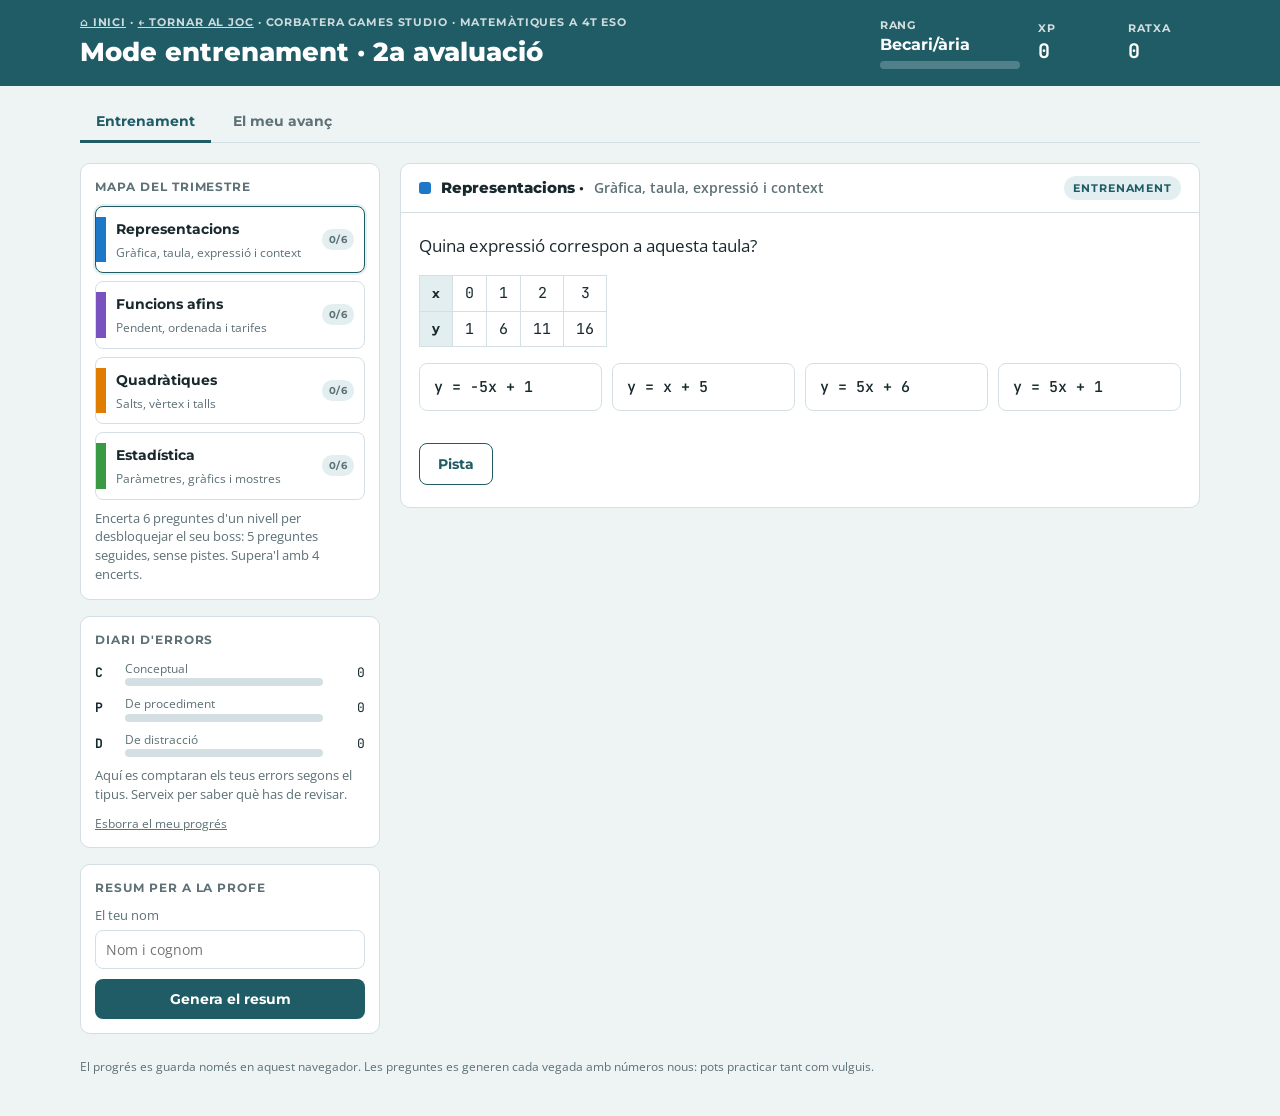
<file: entrenament-2a.html>
<!doctype html><html lang="ca"><head><meta charset=utf8><meta name=viewport content="width=device-width,initial-scale=1,viewport-fit=cover"><style>:root{color-scheme:light;box-sizing:border-box;padding-top:env(safe-area-inset-top,0px);padding-bottom:env(safe-area-inset-bottom,0px)}html{scroll-padding-top:env(safe-area-inset-top,0px)}body{margin:0;padding:0;font:14px -apple-system,BlinkMacSystemFont,sans-serif;background:#faf9f5;color:#141413}img{max-width:100%}[hidden]:not([hidden=until-found i]){display:none!important}</style></head><body>
<title>Entrenament 2a avaluació</title>
<link rel="preconnect" href="https://fonts.googleapis.com">
<link rel="stylesheet" href="https://fonts.googleapis.com/css2?family=Montserrat:wght@600;700;800&family=Open+Sans:wght@400;600;700&family=JetBrains+Mono:wght@500;700&display=swap">
<style>
/* Layout: studio console — map of levels on the left, the active "mission" screen on the right; stacks on phones */
:root {
  --bg: #eef3f4; --panel: #ffffff; --ink: #18292d; --muted: #5d7177; --line: #d3dfe2;
  --brand: #1f5c66; --brand-ink: #ffffff; --brand-soft: #e3eef0; --accent: #e8664f; --accent-soft: #fdece8;
  --ok: #2e8b57; --ok-soft: #e4f4ea; --bad: #c8412b; --bad-soft: #fbe7e3; --gold: #c9971c;
  --z1: #1e78c8; --z2: #7a52bf; --z3: #e07c00; --z4: #3a9a44;
  --plot-bg: #ffffff; --plot-grid: #e3ebed; --plot-ax: #4f6268;
  --f-display: 'Montserrat', 'Segoe UI', system-ui, sans-serif;
  --f-body: 'Open Sans', 'Segoe UI', system-ui, sans-serif;
  --f-num: 'JetBrains Mono', ui-monospace, 'SFMono-Regular', Menlo, monospace;
}
@media (prefers-color-scheme: dark) { :root:not([data-theme="light"]) {
  --bg: #0f1b1e; --panel: #172629; --ink: #e5eef0; --muted: #9db0b5; --line: #2a3d41;
  --brand: #2c7480; --brand-ink: #ffffff; --brand-soft: #1d3338; --accent: #f07c66; --accent-soft: #3a2421;
  --ok: #5cc28a; --ok-soft: #173326; --bad: #f08b77; --bad-soft: #3b211d; --gold: #e6b83e;
  --z1: #5aa7ec; --z2: #a98be6; --z3: #f5a23a; --z4: #6cc474;
  --plot-bg: #12201f; --plot-grid: #263a3e; --plot-ax: #a9bcc1; color-scheme: dark; } }
:root[data-theme="dark"] {
  --bg: #0f1b1e; --panel: #172629; --ink: #e5eef0; --muted: #9db0b5; --line: #2a3d41;
  --brand: #2c7480; --brand-ink: #ffffff; --brand-soft: #1d3338; --accent: #f07c66; --accent-soft: #3a2421;
  --ok: #5cc28a; --ok-soft: #173326; --bad: #f08b77; --bad-soft: #3b211d; --gold: #e6b83e;
  --z1: #5aa7ec; --z2: #a98be6; --z3: #f5a23a; --z4: #6cc474;
  --plot-bg: #12201f; --plot-grid: #263a3e; --plot-ax: #a9bcc1; color-scheme: dark; }
* { box-sizing: border-box; }
[hidden] { display: none !important; }
body { background: var(--bg); color: var(--ink); font-family: var(--f-body); font-size: 15px; line-height: 1.5; padding: 0 16px 40px; }
.wrap { max-width: 1120px; margin: 0 auto; }
header.top { background: var(--brand); color: var(--brand-ink); margin: 0 -16px; padding: 14px 16px; }
header.top .in { max-width: 1120px; margin: 0 auto; display: flex; flex-wrap: wrap; gap: 12px 24px; align-items: center; justify-content: space-between; }
.eyebrow { font-family: var(--f-display); font-weight: 700; font-size: 11px; letter-spacing: .08em; text-transform: uppercase; opacity: .78; }
h1 { font-family: var(--f-display); font-weight: 800; font-size: clamp(20px, 3vw, 26px); margin: 2px 0 0; text-wrap: balance; }
.stats { display: flex; gap: 18px; align-items: center; flex-wrap: wrap; }
.stat { display: flex; flex-direction: column; min-width: 72px; }
.stat b { font-family: var(--f-num); font-size: 20px; font-variant-numeric: tabular-nums; }
.stat span { font-size: 11px; opacity: .8; text-transform: uppercase; letter-spacing: .06em; font-family: var(--f-display); font-weight: 700; }
.xpbar { width: 140px; height: 8px; background: rgba(255,255,255,.22); border-radius: 4px; overflow: hidden; margin-top: 4px; }
.xpbar i { display: block; height: 100%; background: var(--accent); width: 0; transition: width .4s; }
.grid { display: grid; grid-template-columns: 300px minmax(0, 1fr); gap: 20px; margin-top: 20px; align-items: start; }
@media (max-width: 820px) { .grid { grid-template-columns: minmax(0, 1fr); } .play { order: -1; } }
.side { display: flex; flex-direction: column; gap: 16px; min-width: 0; }
.panel { background: var(--panel); border: 1px solid var(--line); border-radius: 10px; }
.side h2, .diary h2 { font-family: var(--f-display); font-size: 12px; text-transform: uppercase; letter-spacing: .08em; color: var(--muted); margin: 0 0 10px; }
.map { padding: 14px; }
.zones { display: flex; flex-direction: column; gap: 8px; }
.zone { display: grid; grid-template-columns: 10px minmax(0,1fr) auto; gap: 10px; align-items: center; width: 100%; text-align: left; padding: 10px 10px 10px 0; border: 1px solid var(--line); border-radius: 8px; background: var(--panel); color: var(--ink); cursor: pointer; font: inherit; overflow: hidden; }
.zone .strip { align-self: stretch; }
.zone[aria-current="true"] { border-color: var(--brand); box-shadow: 0 0 0 2px var(--brand-soft); }
.zone:focus-visible, button:focus-visible, input:focus-visible { outline: 3px solid var(--accent); outline-offset: 2px; }
.zone .nm { font-family: var(--f-display); font-weight: 700; font-size: 14px; }
.zone .sb { font-size: 12px; color: var(--muted); line-height: 1.3; }
.zone .pg { height: 5px; background: var(--line); border-radius: 3px; margin-top: 6px; overflow: hidden; }
.zone .pg i { display: block; height: 100%; }
.badge { font-family: var(--f-display); font-weight: 700; font-size: 10px; text-transform: uppercase; letter-spacing: .05em; padding: 3px 7px; border-radius: 10px; white-space: nowrap; }
.b-lock { background: var(--brand-soft); color: var(--muted); }
.b-ready { background: var(--accent-soft); color: var(--accent); }
.b-done { background: var(--ok-soft); color: var(--ok); }
.z1 { --zc: var(--z1); } .z2 { --zc: var(--z2); } .z3 { --zc: var(--z3); } .z4 { --zc: var(--z4); }
.strip { background: var(--zc); }
.pg i { background: var(--zc); }
.diary { padding: 14px; }
.errbars { display: flex; flex-direction: column; gap: 8px; }
.eb { display: grid; grid-template-columns: 22px minmax(0,1fr) 34px; gap: 8px; align-items: center; font-size: 13px; }
.eb b { font-family: var(--f-num); }
.eb .track { height: 8px; background: var(--line); border-radius: 4px; overflow: hidden; }
.eb .track i { display: block; height: 100%; background: var(--accent); }
.eb .n { font-family: var(--f-num); text-align: right; font-variant-numeric: tabular-nums; }
.tip { font-size: 12.5px; color: var(--muted); margin: 10px 0 0; }
.linkbtn { background: none; border: 0; color: var(--muted); text-decoration: underline; font: inherit; font-size: 12px; cursor: pointer; padding: 0; margin-top: 10px; }
.confirm { font-size: 12.5px; margin-top: 8px; display: flex; gap: 8px; flex-wrap: wrap; align-items: center; }
.play { padding: 0; overflow: hidden; min-width: 0; }
.play .bar { display: flex; justify-content: space-between; align-items: center; gap: 10px; padding: 12px 18px; border-bottom: 1px solid var(--line); flex-wrap: wrap; }
.play .bar .zl { font-family: var(--f-display); font-weight: 800; font-size: 15px; display: flex; gap: 10px; align-items: center; }
.dot { width: 12px; height: 12px; border-radius: 3px; background: var(--zc); display: inline-block; }
.mode { font-family: var(--f-display); font-weight: 700; font-size: 11px; text-transform: uppercase; letter-spacing: .08em; padding: 4px 9px; border-radius: 12px; background: var(--brand-soft); color: var(--brand); }
.mode.boss { background: var(--accent); color: #fff; }
.body { padding: 20px 18px 22px; display: flex; flex-direction: column; gap: 16px; }
.q { font-size: 17px; line-height: 1.55; max-width: 62ch; }
.m { font-family: var(--f-num); font-weight: 700; white-space: nowrap; background: var(--brand-soft); padding: 1px 6px; border-radius: 4px; }
sup { font-size: .7em; line-height: 0; }
.visual { display: flex; }
.plot { width: 100%; max-width: 300px; height: auto; border: 1px solid var(--line); border-radius: 6px; }
.plot.wide { max-width: 420px; }
.plot .bgp { fill: var(--plot-bg); } .plot .gl { stroke: var(--plot-grid); stroke-width: 1; } .plot .ax { stroke: var(--plot-ax); stroke-width: 1.4; }
.plot .tl { fill: var(--plot-ax); font-size: 11px; font-family: var(--f-num); }
.plot .cv { fill: none; stroke: var(--brand); stroke-width: 3; } .plot .pt { fill: var(--accent); }
.plot .box { fill: var(--brand-soft); stroke: var(--brand); stroke-width: 3; }
.tw { overflow-x: auto; max-width: 100%; }
.dt { border-collapse: collapse; font-family: var(--f-num); font-variant-numeric: tabular-nums; }
.dt th, .dt td { border: 1px solid var(--line); padding: 6px 12px; text-align: center; }
.dt th { background: var(--brand-soft); font-family: var(--f-display); font-size: 13px; }
.opts { display: grid; grid-template-columns: repeat(auto-fit, minmax(180px, 1fr)); gap: 10px; }
.opt { text-align: left; padding: 12px 14px; border-radius: 8px; border: 1.5px solid var(--line); background: var(--panel); color: var(--ink); font-family: var(--f-num); font-size: 15px; font-weight: 500; cursor: pointer; min-height: 48px; }
.opt:hover:not(:disabled) { border-color: var(--brand); }
.opt:disabled { cursor: default; }
.opt.right { border-color: var(--ok); background: var(--ok-soft); }
.opt.wrong { border-color: var(--bad); background: var(--bad-soft); text-decoration: line-through; }
.numrow { display: flex; gap: 10px; flex-wrap: wrap; align-items: center; }
.numrow input { font-family: var(--f-num); font-size: 18px; padding: 10px 12px; border: 1.5px solid var(--line); border-radius: 8px; background: var(--panel); color: var(--ink); width: 180px; max-width: 100%; }
.unit { font-family: var(--f-num); color: var(--muted); }
.btn { font-family: var(--f-display); font-weight: 700; font-size: 14px; padding: 11px 18px; border-radius: 8px; border: 0; cursor: pointer; }
.btn.primary { background: var(--brand); color: var(--brand-ink); }
.btn.ghost { background: transparent; color: var(--brand); border: 1.5px solid var(--brand); }
.btn.accent { background: var(--accent); color: #fff; }
.btn:disabled { opacity: .45; cursor: default; }
.actions { display: flex; gap: 10px; flex-wrap: wrap; align-items: center; }
.fb { border-radius: 8px; padding: 12px 14px; font-size: 14.5px; max-width: 70ch; }
.fb.ok { background: var(--ok-soft); border-left: 4px solid var(--ok); }
.fb.no { background: var(--bad-soft); border-left: 4px solid var(--bad); }
.fb.hint { background: var(--brand-soft); border-left: 4px solid var(--brand); }
.fb .tag { font-family: var(--f-display); font-weight: 800; font-size: 11px; text-transform: uppercase; letter-spacing: .06em; margin-right: 6px; }
.steps { margin: 6px 0 0; padding-left: 20px; }
.steps li { font-family: var(--f-num); font-size: 14px; }
.self { display: flex; gap: 8px; flex-wrap: wrap; margin-top: 8px; }
.self button { font: inherit; font-size: 13px; padding: 6px 10px; border-radius: 6px; border: 1px solid var(--line); background: var(--panel); color: var(--ink); cursor: pointer; }
.bossbar { display: flex; gap: 6px; }
.bossbar i { width: 22px; height: 8px; border-radius: 3px; background: var(--line); }
.bossbar i.ok { background: var(--ok); } .bossbar i.no { background: var(--bad); } .bossbar i.cur { background: var(--accent); }
.result { text-align: center; padding: 26px 10px; display: flex; flex-direction: column; gap: 12px; align-items: center; }
.result .big { font-family: var(--f-display); font-weight: 800; font-size: 28px; }
.legend { font-size: 12.5px; color: var(--muted); }
.namein, #sumtxt { font: inherit; font-size: 14px; width: 100%; border: 1.5px solid var(--line); border-radius: 8px; padding: 8px 10px; background: var(--panel); color: var(--ink); }
#sumtxt { font-family: var(--f-num); font-size: 12.5px; margin: 10px 0 8px; resize: vertical; }
.tabs { max-width: 1120px; margin: 16px auto 0; display: flex; gap: 6px; border-bottom: 1px solid var(--line); }
.tab { font-family: var(--f-display); font-weight: 700; font-size: 14px; padding: 10px 16px; border: 0; background: none; color: var(--muted); cursor: pointer; border-bottom: 3px solid transparent; margin-bottom: -1px; }
.tab[aria-selected="true"] { color: var(--brand); border-bottom-color: var(--brand); }
.prog { display: flex; flex-direction: column; gap: 16px; margin-top: 20px; }
.prog .intro { padding: 16px 18px; }
.prog h2 { font-family: var(--f-display); font-weight: 800; font-size: 18px; margin: 0 0 4px; }
.prog .lead { color: var(--muted); margin: 0; max-width: 75ch; }
.kpis { display: grid; grid-template-columns: repeat(auto-fit, minmax(140px, 1fr)); gap: 10px; margin-top: 14px; }
.kpi { border: 1px solid var(--line); border-radius: 8px; padding: 10px 12px; }
.kpi span { display: block; font-family: var(--f-display); font-weight: 700; font-size: 11px; text-transform: uppercase; letter-spacing: .06em; color: var(--muted); }
.kpi b { font-family: var(--f-num); font-size: 22px; font-variant-numeric: tabular-nums; }
.kpi small { display: block; font-size: 12px; color: var(--muted); }
.zcards { display: grid; grid-template-columns: repeat(2, minmax(0, 1fr)); gap: 16px; }
@media (max-width: 820px) { .zcards { grid-template-columns: minmax(0, 1fr); } }
.zc { overflow: hidden; }
.zc .zh { display: flex; align-items: center; gap: 10px; padding: 12px 16px; border-bottom: 1px solid var(--line); font-family: var(--f-display); font-weight: 800; }
.zc .zh small { font-family: var(--f-body); font-weight: 600; color: var(--muted); font-size: 13px; }
.zc .zb { padding: 14px 16px 16px; display: flex; flex-direction: column; gap: 14px; }
.can { display: flex; flex-direction: column; gap: 6px; }
.can p { margin: 0; font-size: 14px; font-weight: 600; }
.seg { display: grid; grid-template-columns: repeat(4, minmax(0, 1fr)); gap: 4px; }
.seg button { font: inherit; font-size: 12px; line-height: 1.2; padding: 7px 4px; min-height: 36px; border: 1px solid var(--line); background: var(--panel); color: var(--ink); border-radius: 6px; cursor: pointer; }
.seg button[aria-pressed="true"] { background: var(--brand); border-color: var(--brand); color: var(--brand-ink); font-weight: 700; }
.chart h3 { font-family: var(--f-display); font-size: 12px; text-transform: uppercase; letter-spacing: .08em; color: var(--muted); margin: 0 0 6px; }
.chart svg { width: 100%; height: auto; display: block; overflow: visible; }
.chart .gl { stroke: var(--plot-grid); stroke-width: 1; }
.chart .tl { fill: var(--muted); font-size: 11px; font-family: var(--f-num); }
.chart .l-acc { fill: none; stroke: var(--zc); stroke-width: 2; stroke-linejoin: round; stroke-linecap: round; }
.chart .l-self { fill: none; stroke: var(--ink); stroke-width: 2; stroke-dasharray: 5 4; stroke-linejoin: round; stroke-linecap: round; }
.chart .p-acc { fill: var(--zc); stroke: var(--panel); stroke-width: 2; }
.chart .p-self { fill: var(--panel); stroke: var(--ink); stroke-width: 2; }
.chart .hit { fill: transparent; cursor: default; }
.lg { display: flex; gap: 14px; flex-wrap: wrap; font-size: 12px; color: var(--muted); margin-top: 6px; }
.lg i { display: inline-block; width: 18px; height: 0; border-top: 2px solid var(--zc); vertical-align: middle; margin-right: 6px; }
.lg i.self { border-top: 2px dashed var(--ink); }
.empty { font-size: 13px; color: var(--muted); border: 1px dashed var(--line); border-radius: 8px; padding: 14px; text-align: center; }
.verdict { font-size: 13.5px; border-radius: 8px; padding: 10px 12px; background: var(--brand-soft); border-left: 4px solid var(--brand); }
.verdict.up { background: var(--ok-soft); border-left-color: var(--ok); }
.verdict.warn { background: var(--accent-soft); border-left-color: var(--accent); }
.verdict b { font-family: var(--f-display); }
details.tbl summary { font-size: 12.5px; color: var(--muted); cursor: pointer; }
details.tbl table { margin-top: 6px; font-size: 12.5px; }
.goal { padding: 16px 18px; }
.goal textarea { font: inherit; font-size: 14px; width: 100%; border: 1.5px solid var(--line); border-radius: 8px; padding: 8px 10px; background: var(--panel); color: var(--ink); resize: vertical; margin-top: 8px; }
.saved { font-size: 12px; color: var(--ok); min-height: 18px; }
#tt { position: fixed; z-index: 10; pointer-events: none; background: var(--ink); color: var(--panel); font-size: 12px; padding: 6px 9px; border-radius: 6px; white-space: nowrap; box-shadow: 0 2px 8px rgba(0,0,0,.2); }
footer { margin-top: 24px; font-size: 12px; color: var(--muted); }
@media (prefers-reduced-motion: reduce) { * { transition: none !important; } }
</style>

<header class="top"><div class="in">
  <div><div class="eyebrow"><a href="index.html" style="color:inherit">⌂ Inici</a> · <a href="temporada1.html" style="color:inherit">← Tornar al joc</a> · Corbatera Games Studio · Matemàtiques A 4t ESO</div><h1 id="title">Mode entrenament · 2a avaluació</h1></div>
  <div class="stats">
    <div class="stat"><span>Rang</span><b id="rank" style="font-family:var(--f-display);font-size:16px">Becari/ària</b><div class="xpbar"><i id="xpfill"></i></div></div>
    <div class="stat"><span>XP</span><b id="xp">0</b></div>
    <div class="stat"><span>Ratxa</span><b id="streak">0</b></div>
  </div>
</div></header>

<nav class="tabs" role="tablist" aria-label="Seccions">
  <button class="tab" role="tab" id="t-train" aria-selected="true" aria-controls="v-train" type="button">Entrenament</button>
  <button class="tab" role="tab" id="t-prog" aria-selected="false" aria-controls="v-prog" type="button">El meu avanç</button>
</nav>
<div class="wrap">
<div class="grid" id="v-train" role="tabpanel" aria-labelledby="t-train">
  <aside class="side">
    <section class="panel map" aria-labelledby="maph"><h2 id="maph">Mapa del trimestre</h2><div class="zones" id="zones"></div>
      <p class="legend" style="margin:10px 0 0">Encerta 6 preguntes d'un nivell per desbloquejar el seu boss: 5 preguntes seguides, sense pistes. Supera'l amb 4 encerts.</p></section>
    <section class="panel diary" aria-labelledby="dh"><h2 id="dh">Diari d'errors</h2>
      <div class="errbars" id="errbars"></div>
      <p class="tip" id="tip"></p>
      <button class="linkbtn" id="reset" type="button">Esborra el meu progrés</button>
      <div class="confirm" id="confirm" hidden>Segur? Es perdran XP i nivells. <button class="btn accent" id="yes" type="button" style="padding:6px 10px">Sí, esborra</button><button class="btn ghost" id="no" type="button" style="padding:6px 10px">No</button></div>
    </section>
    <section class="panel diary" aria-labelledby="rh"><h2 id="rh">Resum per a la profe</h2>
      <label for="stname" class="legend" style="display:block;margin-bottom:4px">El teu nom</label>
      <input id="stname" class="namein" maxlength="40" placeholder="Nom i cognom" autocomplete="name">
      <button class="btn primary" id="mksum" type="button" style="margin-top:10px;width:100%">Genera el resum</button>
      <div id="sumbox" hidden><textarea id="sumtxt" readonly rows="7" aria-label="Resum del progrés"></textarea>
        <button class="btn ghost" id="copysum" type="button" style="width:100%">Copia el resum</button>
        <p class="tip" id="copymsg">Enganxa'l com a comentari privat a la tasca del Classroom.</p></div>
    </section>
  </aside>
  <main class="panel play" id="play" aria-live="polite"></main>
</div>
<div class="prog" id="v-prog" role="tabpanel" aria-labelledby="t-prog" hidden>
  <section class="panel intro"><h2>Com em veig i com vaig</h2>
    <p class="lead">Valora cada frase segons com et veus <b>ara</b>. Fes-ho cada setmana: així podràs comparar com et veus tu amb els encerts que fas i veure com avances.</p>
    <div class="kpis" id="kpis"></div></section>
  <div class="zcards" id="zcards"></div>
  <section class="panel goal"><h2 style="font-size:16px">El meu objectiu per a la propera sessió</h2>
    <p class="lead" style="font-size:13.5px">Tria una sola cosa concreta. Per exemple: «Superar el boss del Nivell 2» o «Fer 10 preguntes de radicals sense pista».</p>
    <textarea id="goal" rows="2" maxlength="200" aria-label="El meu objectiu"></textarea><div class="saved" id="goalmsg"></div></section>
</div>
<div id="tt" hidden></div>
<footer>El progrés es guarda només en aquest navegador. Les preguntes es generen cada vegada amb números nous: pots practicar tant com vulguis.</footer>
</div>

<script>
// ---- helpers shared by generators (pure, testable in node) ----
const R = (a, b) => a + Math.floor(Math.random() * (b - a + 1));
const pick = (arr) => arr[Math.floor(Math.random() * arr.length)];
function shuffle(a) { a = a.slice(); for (let i = a.length - 1; i > 0; i--) { const j = Math.floor(Math.random() * (i + 1)); [a[i], a[j]] = [a[j], a[i]]; } return a; }
function nf(n, d = 2) { // number format, catalan
  const r = Math.round(n * Math.pow(10, d)) / Math.pow(10, d);
  return String(r).replace('.', ',').replace('-', '−');
}
const sup = (e) => `<sup>${String(e).replace('-', '−')}</sup>`;
function sgn(n, first = false) { // "+ 3" / "− 3" for building expressions
  if (first) return n < 0 ? `−${Math.abs(n)}` : `${n}`;
  return n < 0 ? `− ${Math.abs(n)}` : `+ ${n}`;
}
function term(c, v, first = false) { // coefficient * variable, with sign
  if (c === 0) return '';
  const a = Math.abs(c);
  const coef = a === 1 && v ? '' : nf(a);
  const s = c < 0 ? (first ? '−' : '− ') : (first ? '' : '+ ');
  return `${s}${coef}${v}`;
}
function poly(cs, v = 'x') { // cs: [[coef, power], ...]
  let out = '', first = true;
  for (const [c, p] of cs) {
    if (c === 0) continue;
    const vv = p === 0 ? '' : p === 1 ? v : `${v}${sup(p)}`;
    const t = p === 0 ? (first ? nf(c) : (c < 0 ? `− ${nf(Math.abs(c))}` : `+ ${nf(c)}`)) : term(c, vv, first);
    out += (first ? '' : ' ') + t; first = false;
  }
  return out || '0';
}
function mc(options) { // options: [{h, ok, t, w}] -> shuffled, unique by html
  const seen = new Set(); const out = [];
  for (const o of options) { if (seen.has(o.h)) continue; seen.add(o.h); out.push(o); }
  return shuffle(out);
}
function median(v) { const s = v.slice().sort((a, b) => a - b); const n = s.length; return n % 2 ? s[(n - 1) / 2] : (s[n / 2 - 1] + s[n / 2]) / 2; }
function mean(v) { return v.reduce((a, b) => a + b, 0) / v.length; }
function q1(v) { const s = v.slice().sort((a, b) => a - b); const n = s.length; return median(s.slice(0, Math.floor(n / 2))); }
function q3(v) { const s = v.slice().sort((a, b) => a - b); const n = s.length; return median(s.slice(Math.ceil(n / 2))); }
function mode(v) { const c = {}; v.forEach(x => c[x] = (c[x] || 0) + 1); let best = null, bc = 0, tie = false; for (const k in c) { if (c[k] > bc) { bc = c[k]; best = +k; tie = false; } else if (c[k] === bc) tie = true; } return tie ? null : best; }

// ---- SVG helpers ----
function plotSVG(fns, opt = {}) {
  const xmin = opt.xmin ?? -5, xmax = opt.xmax ?? 5, ymin = opt.ymin ?? -5, ymax = opt.ymax ?? 5;
  const W = 260, H = 260 * (ymax - ymin) / (xmax - xmin);
  const X = x => (x - xmin) / (xmax - xmin) * W, Y = y => H - (y - ymin) / (ymax - ymin) * H;
  let g = '';
  const stepX = opt.stepX || 1, stepY = opt.stepY || 1;
  for (let k = Math.ceil(xmin / stepX) * stepX; k <= xmax; k += stepX) g += `<line x1="${X(k)}" y1="0" x2="${X(k)}" y2="${H}" class="gl"/>`;
  for (let k = Math.ceil(ymin / stepY) * stepY; k <= ymax; k += stepY) g += `<line x1="0" y1="${Y(k)}" x2="${W}" y2="${Y(k)}" class="gl"/>`;
  if (ymin <= 0 && ymax >= 0) g += `<line x1="0" y1="${Y(0)}" x2="${W}" y2="${Y(0)}" class="ax"/>`;
  if (xmin <= 0 && xmax >= 0) g += `<line x1="${X(0)}" y1="0" x2="${X(0)}" y2="${H}" class="ax"/>`;
  const lx = opt.labelsX || [], ly = opt.labelsY || [];
  lx.forEach(k => g += `<text x="${X(k)}" y="${Math.min(H - 3, Y(0) + 13)}" class="tl" text-anchor="middle">${String(k).replace('-', '−')}</text>`);
  ly.forEach(k => g += `<text x="${X(0) - 5}" y="${Y(k) + 4}" class="tl" text-anchor="end">${String(k).replace('-', '−')}</text>`);
  fns.forEach(([f, a, b]) => {
    a = a ?? xmin; b = b ?? xmax; let pts = [];
    for (let i = 0; i <= 160; i++) { const x = a + (b - a) * i / 160; pts.push(`${X(x).toFixed(1)},${Y(f(x)).toFixed(1)}`); }
    g += `<polyline points="${pts.join(' ')}" class="cv"/>`;
  });
  (opt.points || []).forEach(([x, y]) => g += `<circle cx="${X(x)}" cy="${Y(y)}" r="4" class="pt"/>`);
  return `<svg class="plot" viewBox="0 0 ${W} ${H}" role="img" aria-label="Gràfica"><defs><clipPath id="clp"><rect width="${W}" height="${H}"/></clipPath></defs><rect width="${W}" height="${H}" class="bgp"/><g clip-path="url(#clp)">${g}</g></svg>`;
}
function boxSVG(mn, a, m, b, mx, lo, hi, step) {
  const W = 300, H = 90, pad = 20; const X = v => pad + (v - lo) / (hi - lo) * (W - 2 * pad);
  let g = `<line x1="${X(lo)}" y1="70" x2="${X(hi)}" y2="70" class="ax"/>`;
  for (let v = lo; v <= hi; v += step / 2) g += (v - lo) % step === 0 ? `<line x1="${X(v)}" y1="65" x2="${X(v)}" y2="75" class="ax"/><text x="${X(v)}" y="87" class="tl" text-anchor="middle">${v}</text>` : `<line x1="${X(v)}" y1="68" x2="${X(v)}" y2="72" class="ax"/>`;
  g += `<line x1="${X(mn)}" y1="35" x2="${X(a)}" y2="35" class="cv"/><line x1="${X(b)}" y1="35" x2="${X(mx)}" y2="35" class="cv"/>`;
  g += `<line x1="${X(mn)}" y1="25" x2="${X(mn)}" y2="45" class="cv"/><line x1="${X(mx)}" y1="25" x2="${X(mx)}" y2="45" class="cv"/>`;
  g += `<rect x="${X(a)}" y="18" width="${X(b) - X(a)}" height="34" class="box"/><line x1="${X(m)}" y1="18" x2="${X(m)}" y2="52" class="cv"/>`;
  return `<svg class="plot wide" viewBox="0 0 ${W} ${H}" role="img" aria-label="Diagrama de caixa i bigotis"><rect width="${W}" height="${H}" class="bgp"/>${g}</svg>`;
}
function tableHTML(rows) { // rows: [[label, ...cells], ...]
  return '<div class="tw"><table class="dt">' + rows.map((r, i) => '<tr>' + r.map((c, j) => j === 0 ? `<th>${c}</th>` : `<td>${c}</td>`).join('') + '</tr>').join('') + '</table></div>';
}
if (typeof module !== 'undefined') module.exports = { R, pick, shuffle, nf, sup, sgn, term, poly, mc, median, mean, q1, q3, mode, plotSVG, boxSVG, tableHTML };

// ---- 2a avaluació: generators ----
function affineH(m, n) { // y = mx + n
  if (m === 0) return `y = ${nf(n)}`;
  const mm = m === 1 ? '' : m === -1 ? '−' : nf(m);
  return `y = ${mm}x${n === 0 ? '' : ' ' + sgn(n)}`;
}
const EVAL = {
  key: 'cgs-entrenament-2a',
  title: '2a avaluació',
  sub: 'Funcions afins i quadràtiques · estadística',
  zones: [
  { id: 'F1', name: 'Representacions', sub: 'Gràfica, taula, expressió i context', color: 'z1', can: ["Passar d'una gràfica, una taula o un context a l'expressió", "Trobar el vèrtex i els talls amb els eixos"], gens: [
    function graphToExpr() {
      const m = pick([-2, -1, 1, 2, 3, 0.5, -0.5]), n = R(-3, 3);
      const f = x => m * x + n;
      return { p: 'Quina expressió correspon a aquesta gràfica?', v: plotSVG([[f]], { labelsX: [-4, -2, 2, 4], labelsY: [-4, -2, 2, 4] }), k: 'mc',
        o: mc([{ h: affineH(m, n), ok: true }, { h: affineH(-m, n), ok: false, t: 'C', w: m > 0 ? 'La recta puja d\'esquerra a dreta: el pendent és positiu.' : 'La recta baixa d\'esquerra a dreta: el pendent és negatiu.' },
          { h: affineH(m, -n), ok: false, t: 'P', w: `Mira on talla l'eix Y (x = 0): a y = ${nf(n)}.` },
          { h: affineH(n === 0 ? m * 2 : n, m), ok: false, t: 'C', w: 'Has intercanviat el pendent i l\'ordenada a l\'origen: y = m·x + n, on n és on talla l\'eix Y.' }]),
        hint: 'On talla l\'eix Y? Quant puja o baixa quan avances 1 a la dreta?', steps: [`Talla l'eix Y a y = ${nf(n)} → n = ${nf(n)}`, `Pendent: per cada 1 a la dreta, y ${m >= 0 ? 'puja' : 'baixa'} ${nf(Math.abs(m))} → m = ${nf(m)}`, affineH(m, n)] };
    },
    function tableToExpr() {
      const m = pick([-3, -2, 2, 3, 4, 5]), n = R(-5, 6); const xs = [0, 1, 2, 3];
      return { p: 'Quina expressió correspon a aquesta taula?', v: tableHTML([['x', ...xs], ['y', ...xs.map(x => nf(m * x + n))]]), k: 'mc',
        o: mc([{ h: affineH(m, n), ok: true }, { h: affineH(n, m), ok: false, t: 'C', w: 'El valor a x = 0 és l\'ordenada a l\'origen n; el que augmenta cada vegada és el pendent m.' },
          { h: affineH(m, n + m), ok: false, t: 'P', w: 'L\'ordenada a l\'origen és el valor de y quan x = 0, no quan x = 1.' },
          { h: affineH(-m, n), ok: false, t: 'P', w: 'Comprova si la y augmenta o disminueix quan x augmenta.' }]),
        hint: 'Mira el valor a x = 0 i quant canvia la y de columna a columna.', steps: [`A x = 0, y = ${nf(n)} → n = ${nf(n)}`, `Cada vegada que x augmenta 1, y ${m > 0 ? 'augmenta' : 'disminueix'} ${Math.abs(m)} → m = ${nf(m)}`, affineH(m, n)] };
    },
    function contextToExpr() {
      const c = pick([
        () => { const a = R(1, 5), b = R(2, 6); return { t: `L'escut comença amb ${a} punts i en guanya ${b} cada segon.`, m: b, n: a }; },
        () => { const a = R(20, 60), b = R(2, 5); return { t: `L'energia comença a ${a} i en perd ${b} cada segon.`, m: -b, n: a }; },
        () => { const b = R(2, 9); return { t: `Cada moneda val ${b} punts. Punts y segons el nombre de monedes x.`, m: b, n: 0 }; },
        () => { const a = R(5, 30), b = R(1, 4); return { t: `Un servidor costa ${a} € fixos més ${b} € per cada mil jugadors (x).`, m: b, n: a }; },
      ])();
      return { p: c.t + ' Quina expressió ho descriu?', k: 'mc',
        o: mc([{ h: affineH(c.m, c.n), ok: true }, { h: affineH(c.n, c.m), ok: false, t: 'C', w: 'El valor inicial (quan x = 0) és l\'ordenada a l\'origen; el que canvia per unitat és el pendent.' },
          { h: affineH(-c.m, c.n), ok: false, t: 'C', w: c.m > 0 ? 'Si guanya o augmenta, el pendent és positiu.' : 'Si perd o disminueix, el pendent és negatiu.' },
          { h: affineH(c.m, 0) === affineH(c.m, c.n) ? affineH(c.m, c.m) : affineH(c.m, 0), ok: false, t: 'P', w: 'Falta el valor inicial (el terme independent).' }]),
        hint: 'Valor inicial → n. Canvi per unitat → m. y = m·x + n', steps: [`Valor inicial: ${nf(c.n)}`, `Canvi per unitat: ${nf(c.m)}`, affineH(c.m, c.n)] };
    },
    function readFeature() {
      const xv = pick([-2, -1, 1, 2]), a = pick([1, -1]); let yv = pick([-3, -2, -1, 1, 2, 3, 4]); if (yv === xv) yv = -yv;
      const f = x => a * (x - xv) ** 2 + yv;
      const kind = a > 0 ? 'mínim' : 'màxim';
      return { p: `Observa la gràfica. On té el ${kind}?`, v: plotSVG([[f]], { labelsX: [-4, -2, 2, 4], labelsY: [-4, -2, 2, 4] }), k: 'mc',
        o: mc([{ h: `(${nf(xv)}, ${nf(yv)})`, ok: true }, { h: `(${nf(yv)}, ${nf(xv)})`, ok: false, t: 'P', w: 'Un punt s\'escriu (x, y): primer l\'horitzontal, després el vertical.' },
          { h: `(${nf(-xv)}, ${nf(yv)})`, ok: false, t: 'D', w: 'Mira bé la posició horitzontal del vèrtex.' }, { h: `(0, ${nf(f(0))})`, ok: false, t: 'C', w: 'Aquest és el tall amb l\'eix Y, no el vèrtex.' }]),
        hint: 'El vèrtex és el punt més alt o més baix de la paràbola.', steps: [`La paràbola ${a > 0 ? 'obre cap amunt: té un mínim' : 'obre cap avall: té un màxim'}`, `Vèrtex: (${nf(xv)}, ${nf(yv)})`] };
    },
  ]},
  { id: 'F2', name: 'Funcions afins', sub: 'Pendent, ordenada i tarifes', color: 'z2', can: ["Interpretar el pendent i l'ordenada a l'origen", "Comparar tarifes amb funcions afins", "Saber si una funció és creixent o decreixent"], gens: [
    function slope() {
      const x1 = R(-4, 2), y1 = R(-4, 4), dx = R(1, 4), m = pick([-3, -2, -1, 1, 2, 3, 0.5]); const x2 = x1 + dx * (m === 0.5 ? 2 : 1), y2 = y1 + m * (x2 - x1);
      return { p: `Quin és el pendent de la recta que passa per <span class="m">(${nf(x1)}, ${nf(y1)})</span> i <span class="m">(${nf(x2)}, ${nf(y2)})</span>?`, k: 'num', a: m, tol: 0.001,
        traps: [{ v: (x2 - x1) / (y2 - y1), t: 'C', w: 'El pendent és Δy / Δx (vertical entre horitzontal), no al revés.' }, { v: -m, t: 'P', w: 'Revisa els signes: fes (y₂ − y₁) / (x₂ − x₁) amb els dos punts en el mateix ordre.' }].filter(t => Number.isFinite(t.v) && Math.abs(t.v - m) > 1e-9),
        hint: 'm = (y₂ − y₁) / (x₂ − x₁)', steps: [`Δy = ${nf(y2)} − (${nf(y1)}) = ${nf(y2 - y1)}`, `Δx = ${nf(x2)} − (${nf(x1)}) = ${nf(x2 - x1)}`, `m = ${nf(y2 - y1)} / ${nf(x2 - x1)} = ${nf(m)}`] };
    },
    function plans() {
      const p = R(2, 4), q = p + R(1, 3), x = R(5, 20); const f = (q - p) * x;
      return { p: `Pla A: <span class="m">A(x) = ${f} + ${p}x</span> · Pla B: <span class="m">B(x) = ${q}x</span> (x = milers de jugadors). Per a quants milers de jugadors costen el mateix?`, k: 'num', a: x, tol: 0.001,
        traps: [{ v: f / q, t: 'P', w: `Has dividit la quota fixa entre ${q}. Iguala A(x) = B(x) i agrupa les x: ${f} = ${q}x − ${p}x.` }, { v: f / (q + p), t: 'P', w: 'En passar el terme de l\'altre costat, canvia de signe: es resten els pendents.' }].filter(t => Math.abs(t.v - x) > 1e-9),
        hint: 'Iguala les dues expressions i resol l\'equació.', steps: [`${f} + ${p}x = ${q}x`, `${f} = ${q - p}x`, `x = ${x}`] };
    },
    function growth() {
      const m = pick([-3, -2, -0.5, 0, 0.5, 2, 4]), n = R(-5, 5);
      const ok = m > 0 ? 'Creixent' : m < 0 ? 'Decreixent' : 'Constant';
      return { p: `La funció <span class="m">${affineH(m, n)}</span> és…`, k: 'mc',
        o: mc(['Creixent', 'Decreixent', 'Constant'].map(h => h === ok ? { h, ok: true } : { h, ok: false, t: 'C', w: m === 0 ? 'No hi ha x: la y sempre val el mateix.' : `Fixa't en el signe del pendent (${nf(m)}), no en el del terme independent.` })),
        hint: 'Mira el signe del coeficient de la x.', steps: [`Pendent m = ${nf(m)}`, `${m > 0 ? 'm > 0 → creixent' : m < 0 ? 'm < 0 → decreixent' : 'm = 0 → constant'}`] };
    },
    function evalAffine() {
      const f = R(10, 60), p = R(1, 6), x = R(2, 25);
      return { p: `Un pla de servidor costa <span class="m">C(x) = ${f} + ${p}x</span> € (x = milers de jugadors). Quant costa amb <span class="m">${x}</span> mil jugadors?`, k: 'num', a: f + p * x, tol: 0.001, unit: '€',
        traps: [{ v: (f + p) * x, t: 'P', w: 'La quota fixa no es multiplica per x: primer multiplica ' + p + '·' + x + ' i després suma ' + f + '.' }],
        hint: 'Substitueix x a l\'expressió.', steps: [`C(${x}) = ${f} + ${p}·${x}`, `= ${f} + ${p * x} = ${f + p * x} €`] };
    },
  ]},
  { id: 'F3', name: 'Quadràtiques', sub: 'Salts, vèrtex i talls', color: 'z3', can: ["Calcular on aterra i l'altura màxima d'un salt", "Saber cap on obre una paràbola (concavitat)", "Trobar els talls amb l'eix X"], gens: [
    function landing() {
      const b = R(2, 12);
      return { p: `Un salt segueix <span class="m">h(x) = −x${sup(2)} + ${b}x</span>. A quina x torna a terra?`, k: 'num', a: b, tol: 0.001,
        traps: [{ v: b / 2, t: 'C', w: 'Això és on s\'assoleix l\'altura màxima (el vèrtex), no on aterra.' }, { v: -b, t: 'P', w: 'Revisa el signe: −x + ' + b + ' = 0 → x = ' + b + '.' }],
        hint: 'Treu factor comú: h(x) = x(−x + ' + b + '). Quan val 0?', steps: [`h(x) = x(−x + ${b}) = 0`, `x = 0 (surt) o −x + ${b} = 0 → x = ${b} (aterra)`] };
    },
    function maxHeight() {
      const b = 2 * R(2, 6);
      return { p: `Un salt segueix <span class="m">h(x) = −x${sup(2)} + ${b}x</span>. Quina és l'altura màxima?`, k: 'num', a: b * b / 4, tol: 0.001,
        traps: [{ v: b / 2, t: 'C', w: 'Aquesta és la x del vèrtex. L\'altura màxima és h en aquest punt.' }, { v: b * b / 4 + b * b / 2, t: 'P', w: `Compte amb el signe: −(${b / 2})² = −${b * b / 4}.` }],
        hint: 'El vèrtex és al mig de 0 i on aterra. Substitueix aquesta x a h(x).', steps: [`Aterra a x = ${b}; vèrtex a x = ${b / 2}`, `h(${b / 2}) = −${b * b / 4} + ${b * b / 2} = ${b * b / 4}`] };
    },
    function concavity() {
      const a = pick([-3, -2, -1, 1, 2, 0.5, -0.5]), b = R(-4, 4), c = R(-5, 5);
      const ok = a > 0 ? 'Cap amunt (té un mínim)' : 'Cap avall (té un màxim)';
      return { p: `La paràbola <span class="m">y = ${poly([[a, 2], [b, 1], [c, 0]])}</span> s'obre…`, k: 'mc',
        o: mc(['Cap amunt (té un mínim)', 'Cap avall (té un màxim)'].map(h => h === ok ? { h, ok: true } : { h, ok: false, t: 'C', w: 'Ho decideix el signe del coeficient de x² (a), no els altres termes.' })),
        hint: 'Mira el signe del coeficient de x².', steps: [`a = ${nf(a)}`, a > 0 ? 'a > 0 → cap amunt' : 'a < 0 → cap avall'] };
    },
    function roots() {
      let r1 = R(-4, 4), r2 = R(-4, 4); if (r1 === r2) r2 = r1 + 3;
      const f = x => (x - r1) * (x - r2); const lo = Math.min(r1, r2), hi = Math.max(r1, r2);
      const ymin = Math.floor(f((r1 + r2) / 2)) - 1;
      return { p: 'On talla l\'eix X aquesta paràbola?', v: plotSVG([[f]], { ymin: Math.min(-5, ymin), ymax: 6, labelsX: [-4, -2, 2, 4], labelsY: [-4, -2, 2, 4], points: [[r1, 0], [r2, 0]] }), k: 'mc',
        o: mc([{ h: `x = ${nf(lo)} i x = ${nf(hi)}`, ok: true }, { h: `x = ${nf(-hi)} i x = ${nf(-lo)}`, ok: false, t: 'D', w: 'Mira bé a quina banda de l\'eix Y queda cada tall.' },
          { h: `y = ${nf(f(0))}`, ok: false, t: 'C', w: 'Això és el tall amb l\'eix Y. Els talls amb l\'eix X són els punts on y = 0.' },
          { h: `x = ${nf((r1 + r2) / 2)}`, ok: false, t: 'C', w: 'Aquesta és la x del vèrtex. Els talls són els punts on la paràbola creua l\'eix X.' }]),
        hint: 'Busca els punts on la corba toca l\'eix horitzontal (y = 0).', steps: [`La paràbola creua l'eix X a x = ${nf(lo)} i x = ${nf(hi)}`] };
    },
  ]},
  { id: 'E', name: 'Estadística', sub: 'Paràmetres, gràfics i mostres', color: 'z4', can: ["Calcular mitjana, mediana, moda i rang", "Fer i llegir taules de freqüències i gràfics", "Llegir un diagrama de caixa i bigotis (quartils)", "Detectar quan una mostra està esbiaixada"], gens: [
    function meanQ() {
      const n = pick([5, 6, 7, 8]); const v = Array.from({ length: n }, () => R(2, 20));
      const m = mean(v);
      return { p: `Punts de ${n} partides: <span class="m">${v.join(' · ')}</span>. Quina és la <b>mitjana</b>? (arrodoneix a les centèsimes)`, k: 'num', a: Math.round(m * 100) / 100, tol: 0.011,
        traps: [{ v: median(v), t: 'C', w: 'Això és la mediana. La mitjana és la suma de totes les dades dividida entre el nombre de dades.' }, { v: v.reduce((a, b) => a + b, 0), t: 'P', w: `Falta dividir la suma entre ${n}.` }].filter(t => Math.abs(t.v - m) > 0.011),
        hint: 'Suma totes les dades i divideix entre quantes n\'hi ha.', steps: [`Suma = ${v.reduce((a, b) => a + b, 0)}`, `Mitjana = ${v.reduce((a, b) => a + b, 0)} / ${n} = ${nf(m)}`] };
    },
    function medianQ() {
      const n = pick([5, 7, 6, 8]); let v; do { v = Array.from({ length: n }, () => R(1, 30)); } while (v[Math.floor(n / 2)] === median(v));
      const md = median(v); const unsorted = n % 2 ? v[(n - 1) / 2] : (v[n / 2 - 1] + v[n / 2]) / 2;
      return { p: `Durada de ${n} partides (minuts): <span class="m">${v.join(' · ')}</span>. Quina és la <b>mediana</b>?`, k: 'num', a: md, tol: 0.001,
        traps: [{ v: unsorted, t: 'P', w: 'Has agafat el valor del mig sense ordenar les dades. Primer cal ordenar-les de menor a major.' }, { v: Math.round(mean(v) * 100) / 100, t: 'C', w: 'Això és la mitjana. La mediana és el valor central de les dades ordenades.' }].filter(t => Math.abs(t.v - md) > 0.001),
        hint: n % 2 ? 'Ordena les dades: la mediana és la del mig.' : 'Ordena les dades: amb un nombre parell, fes la mitjana de les dues del mig.', steps: [`Ordenades: ${v.slice().sort((a, b) => a - b).join(' · ')}`, `Mediana = ${nf(md)}`] };
    },
    function rangeMode() {
      const v = Array.from({ length: 7 }, () => R(1, 12)); const rep = v[R(0, 6)]; v[R(0, 6)] = rep; v[R(0, 6)] = rep;
      const md = mode(v); const askMode = md !== null && Math.random() < 0.5;
      if (askMode) return { p: `Puntuacions: <span class="m">${v.join(' · ')}</span>. Quina és la <b>moda</b>?`, k: 'num', a: md, tol: 0,
        traps: [{ v: Object.values(v.reduce((c, x) => (c[x] = (c[x] || 0) + 1, c), {})).reduce((a, b) => Math.max(a, b), 0), t: 'C', w: 'Aquest és el nombre de vegades que es repeteix (la freqüència). La moda és el <b>valor</b> que més es repeteix.' }].filter(t => t.v !== md),
        hint: 'Quin valor surt més vegades?', steps: [`${md} surt més vegades que qualsevol altre valor.`] };
      const r = Math.max(...v) - Math.min(...v);
      return { p: `Puntuacions: <span class="m">${v.join(' · ')}</span>. Quin és el <b>rang</b>?`, k: 'num', a: r, tol: 0,
        traps: [{ v: v[v.length - 1] - v[0], t: 'P', w: 'Has restat l\'última dada menys la primera. El rang és màxim − mínim.' }].filter(t => t.v !== r),
        hint: 'Rang = valor màxim − valor mínim', steps: [`Màxim ${Math.max(...v)}, mínim ${Math.min(...v)}`, `Rang = ${r}`] };
    },
    function freqRel() {
      const labels = ['Mòbil', 'PC', 'Consola', 'Tauleta']; const total = pick([20, 25, 40, 50]);
      let f; do { const a = R(1, total - 3), b = R(1, total - a - 2), c = R(1, total - a - b - 1); f = [a, b, c, total - a - b - c]; } while (f.some(x => x < 1));
      const i = R(0, 3); const fr = f[i] / total;
      return { p: `Enquesta a ${total} jugadors: on jugues més? Quina és la <b>freqüència relativa</b> de ${labels[i]}? (en decimal)`, v: tableHTML([['Plataforma', ...labels], ['Jugadors', ...f]]), k: 'num', a: fr, tol: 0.001,
        traps: [{ v: f[i], t: 'C', w: 'Aquesta és la freqüència absoluta. La relativa és la absoluta dividida entre el total.' }, { v: fr * 100, t: 'P', w: 'Això és el percentatge. Escriu-la en decimal (entre 0 i 1).' }].filter(t => Math.abs(t.v - fr) > 0.001),
        hint: 'Freqüència relativa = freqüència absoluta / total', steps: [`${f[i]} / ${total} = ${nf(fr, 3)}`] };
    },
    function boxRead() {
      const mn = 5 * R(2, 6), a = mn + 5 * R(1, 3), m = a + 5 * R(1, 2), b = m + 5 * R(1, 2), mx = b + 5 * R(1, 4);
      const which = pick(['Q1', 'mediana', 'Q3', 'RI']);
      const ans = { Q1: a, mediana: m, Q3: b, RI: b - a }[which];
      const lo = Math.floor(mn / 10) * 10, hi = Math.ceil(mx / 10) * 10;
      const names = { Q1: 'el primer quartil (Q1)', mediana: 'la mediana', Q3: 'el tercer quartil (Q3)', RI: 'el rang interquartílic (RI = Q3 − Q1)' };
      const traps = which === 'RI' ? [{ v: mx - mn, t: 'C', w: 'Això és el rang (màxim − mínim). El RI és l\'amplada de la caixa: Q3 − Q1.' }] : which === 'Q1' ? [{ v: mn, t: 'C', w: 'Això és el mínim (l\'extrem del bigoti). Q1 és el costat esquerre de la caixa.' }] : which === 'Q3' ? [{ v: mx, t: 'C', w: 'Això és el màxim. Q3 és el costat dret de la caixa.' }] : [{ v: (a + b) / 2, t: 'C', w: 'La mediana és la línia de dins de la caixa, no necessàriament el centre de la caixa.' }];
      return { p: `Temps (segons) per superar un nivell. Llegeix el diagrama de caixa i bigotis: quant val ${names[which]}?`, v: boxSVG(mn, a, m, b, mx, lo, hi, 10), k: 'num', a: ans, tol: 0.001, unit: 's', traps: traps.filter(t => Math.abs(t.v - ans) > 0.001),
        hint: 'Bigotis: mínim i màxim. Caixa: de Q1 a Q3. Línia de dins: mediana. Cada marca petita són 5 s.', steps: [`Mínim ${mn} · Q1 ${a} · mediana ${m} · Q3 ${b} · màxim ${mx}`, `${which} = ${ans}`] };
    },
    function sampleBias() {
      const c = pick([
        { q: 'L\'estudi vol saber si als joves de Catalunya els agrada SALTA!. Quina mostra és més representativa?', ok: '200 joves triats a l\'atzar de diferents instituts', bad: [['Els 200 seguidors de l\'Instagram de l\'estudi', 'C', 'Té biaix: els seguidors ja coneixen i els agrada l\'estudi.'], ['Els 4 alumnes de la classe', 'C', 'És una mostra massa petita i no representa tots els joves.'], ['Els jugadors que han deixat una ressenya de 5 estrelles', 'C', 'Té biaix: només inclou gent que ja està contenta.']] },
        { q: 'L\'estudi pregunta «Quantes hores jugues a la setmana?». De quin tipus de variable es tracta?', ok: 'Quantitativa', bad: [['Qualitativa', 'C', 'La resposta és un nombre que es pot mesurar: és quantitativa.']] },
        { q: 'L\'estudi pregunta «Quina és la teva plataforma preferida?». De quin tipus de variable es tracta?', ok: 'Qualitativa', bad: [['Quantitativa', 'C', 'La resposta és una categoria (mòbil, PC…), no un nombre: és qualitativa.']] },
        { q: 'Un gràfic de barres compara 1.000 i 1.050 descàrregues, però l\'eix vertical comença a 990. Què passa?', ok: 'Exagera la diferència: sembla molt més gran del que és', bad: [['És correcte: així es veu millor', 'C', 'L\'eix vertical d\'un gràfic de barres ha de començar a 0; si no, la diferència sembla molt més gran.'], ['Amaga la diferència', 'C', 'És al revés: en retallar l\'eix, la diferència sembla més gran.']] },
      ]);
      return { p: c.q, k: 'mc', o: mc([{ h: c.ok, ok: true }, ...c.bad.map(([h, t, w]) => ({ h, ok: false, t, w }))]), hint: 'Pensa si la resposta representa tothom i si és un nombre o una categoria.', steps: [c.ok] };
    },
  ]},
  ],
};
if (typeof module !== 'undefined') module.exports = EVAL;

(function () {
  const RANKS = ['Becari/ària', 'Júnior', 'Programador/a', 'Sènior', 'Cap d\'equip', 'Llegenda de l\'estudi'];
  const ERR = { C: 'Conceptual', P: 'De procediment', D: 'De distracció' };
  const TIPS = { C: 'Tens més errors conceptuals: torna a la idea de base (què vol dir cada concepte) abans de fer més càlculs.', P: 'Tens més errors de procediment: escriu cada pas en una línia i comprova els signes i l\'ordre de les operacions.', D: 'Tens més errors de distracció: abans de respondre, torna a llegir l\'enunciat i comprova el resultat.' };
  const blank = () => ({ xp: 0, streak: 0, best: 0, zones: {}, err: { C: 0, P: 0, D: 0 }, daily: {}, self: {}, selfHist: [], goal: '' });
  let S = blank();
  try { const raw = localStorage.getItem(EVAL.key); if (raw) S = Object.assign(blank(), JSON.parse(raw)); } catch (e) {}
  const save = () => { try { localStorage.setItem(EVAL.key, JSON.stringify(S)); } catch (e) {} };
  EVAL.zones.forEach(z => { S.zones[z.id] = Object.assign({ ok: 0, boss: false }, S.zones[z.id] || {}); });
  let cur = EVAL.zones[0].id, mode = 'train', q = null, tries = 0, usedHint = false, done = false, boss = null;
  const $ = (id) => document.getElementById(id);
  const zoneOf = (id) => EVAL.zones.find(z => z.id === id);
  function parseNum(s) {
    s = String(s).trim().replace(/\s/g, '').replace('−', '-').replace(',', '.').replace(/[€s]$/i, '');
    if (/^-?\d+(\.\d+)?\/-?\d+(\.\d+)?$/.test(s)) { const [a, b] = s.split('/').map(Number); return b ? a / b : NaN; }
    return s === '' ? NaN : Number(s);
  }
  function renderTop() {
    $('xp').textContent = S.xp; $('streak').textContent = S.streak;
    const lvl = Math.min(RANKS.length - 1, Math.floor(S.xp / 150));
    $('rank').textContent = RANKS[lvl];
    $('xpfill').style.width = (lvl === RANKS.length - 1 ? 100 : (S.xp % 150) / 150 * 100) + '%';
  }
  function renderMap() {
    $('zones').innerHTML = EVAL.zones.map(z => {
      const st = S.zones[z.id]; const pct = Math.min(100, st.ok / 6 * 100);
      const badge = st.boss ? '<span class="badge b-done">Superat</span>' : st.ok >= 6 ? '<span class="badge b-ready">Boss obert</span>' : `<span class="badge b-lock">${Math.min(st.ok, 6)}/6</span>`;
      return `<button type="button" class="zone ${z.color}" data-z="${z.id}" aria-current="${z.id === cur}"><span class="strip"></span><span><span class="nm">${z.name}</span><br><span class="sb">${z.sub}</span><span class="pg"><i style="width:${pct}%"></i></span></span>${badge}</button>`;
    }).join('');
    document.querySelectorAll('.zone').forEach(b => b.onclick = () => { cur = b.dataset.z; mode = 'train'; boss = null; next(); renderMap(); });
    const tot = S.err.C + S.err.P + S.err.D, mx = Math.max(1, S.err.C, S.err.P, S.err.D);
    $('errbars').innerHTML = ['C', 'P', 'D'].map(k => `<div class="eb"><b>${k}</b><span><span style="font-size:12px;color:var(--muted)">${ERR[k]}</span><span class="track" style="display:block"><i style="width:${S.err[k] / mx * 100}%"></i></span></span><span class="n">${S.err[k]}</span></div>`).join('');
    const top = tot ? ['C', 'P', 'D'].sort((a, b) => S.err[b] - S.err[a])[0] : null;
    $('tip').textContent = top ? TIPS[top] : 'Aquí es comptaran els teus errors segons el tipus. Serveix per saber què has de revisar.';
  }
  function head() {
    const z = zoneOf(cur);
    const right = mode === 'boss'
      ? `<span class="bossbar">${boss.res.map((r, i) => `<i class="${r === 1 ? 'ok' : r === 0 ? 'no' : i === boss.i ? 'cur' : ''}"></i>`).join('')}</span><span class="mode boss">Boss · ${Math.min(boss.i + 1, 5)}/5</span>`
      : `${S.zones[cur].ok >= 6 && !S.zones[cur].boss ? '<button class="btn accent" id="goboss" type="button" style="padding:7px 12px">Lluita contra el boss</button>' : ''}<span class="mode">Entrenament</span>`;
    return `<div class="bar ${z.color}"><span class="zl"><span class="dot"></span>${z.name} · <span style="font-weight:600;font-family:var(--f-body);font-size:14px;color:var(--muted)">${z.sub}</span></span><span class="actions">${right}</span></div>`;
  }
  function next() {
    const z = zoneOf(cur); q = pick(z.gens)(); tries = 0; usedHint = false; done = false; render();
  }
  function render(fbHTML = '') {
    const answer = q.k === 'mc'
      ? `<div class="opts" role="group" aria-label="Opcions">${q.o.map((o, i) => `<button type="button" class="opt" data-i="${i}">${o.h}</button>`).join('')}</div>`
      : `<form class="numrow" id="nf" autocomplete="off"><label for="ans" style="position:absolute;left:-9999px">Resposta</label><input id="ans" inputmode="decimal" placeholder="La teva resposta">${q.unit ? `<span class="unit">${q.unit}</span>` : ''}<button class="btn primary" type="submit">Comprova</button></form>`;
    const hintBtn = mode === 'train' ? `<button class="btn ghost" id="hint" type="button">Pista</button>` : '';
    $('play').innerHTML = head() + `<div class="body"><div class="q">${q.p}</div>${q.v ? `<div class="visual">${q.v}</div>` : ''}${answer}<div id="fb">${fbHTML}</div><div class="actions" id="acts">${hintBtn}<button class="btn primary" id="next" type="button" hidden>Següent</button></div></div>`;
    wire();
  }
  function wire() {
    const gb = $('goboss'); if (gb) gb.onclick = startBoss;
    const h = $('hint'); if (h) h.onclick = () => { usedHint = true; h.disabled = true; addFb(`<div class="fb hint"><span class="tag">Pista</span>${q.hint}</div>`); };
    $('next').onclick = () => { if (mode === 'boss') bossNext(); else next(); };
    if (q.k === 'mc') document.querySelectorAll('.opt').forEach(b => b.onclick = () => answerMC(+b.dataset.i, b));
    else { $('nf').onsubmit = (e) => { e.preventDefault(); answerNum($('ans').value); }; try { $('ans').focus({ preventScroll: true }); } catch (e) {} }
  }
  function addFb(html) { $('fb').insertAdjacentHTML('beforeend', html); }
  function solution() { return `<ol class="steps">${q.steps.map(s => `<li>${s}</li>`).join('')}</ol>`; }
  function logErr(t) { if (t) { S.err[t]++; save(); renderMap(); } }
  function finish(correct) {
    done = true;
    if (mode === 'boss') { boss.res[boss.i] = correct ? 1 : 0; }
    if (mode === 'train') S.zones[cur].seen = (S.zones[cur].seen || 0) + 1;
    { const dk = today(); const dd = S.daily[dk] = S.daily[dk] || {}; const c = dd[cur] = dd[cur] || { s: 0, o: 0 }; c.s++; if (correct) c.o++; }
    if (mode === 'boss') {} else if (correct) {
      const gain = tries === 1 ? (usedHint ? 6 : 10) : 4; S.xp += gain; S.zones[cur].ok++; S.streak++; S.best = Math.max(S.best, S.streak);
      if (S.zones[cur].ok === 6) addFb(`<div class="fb ok"><span class="tag">Boss desbloquejat</span>Ja pots lluitar contra el boss d'aquest nivell.</div>`);
    } else S.streak = 0;
    if (mode === 'boss' && !correct) S.streak = 0;
    if (mode === 'boss' && correct) { S.streak++; S.xp += 10; }
    save(); renderTop(); renderMap();
    document.querySelectorAll('.opt').forEach(b => b.disabled = true);
    const f = $('nf'); if (f) f.querySelectorAll('input,button').forEach(x => x.disabled = true);
    const h = $('hint'); if (h) h.hidden = true;
    const n = $('next'); n.hidden = false; n.textContent = mode === 'boss' && boss.i === 4 ? 'Resultat' : 'Següent'; n.focus({ preventScroll: true });
    if (mode === 'train' && S.zones[cur].ok >= 6 && !S.zones[cur].boss && !$('goboss')) { const bar = document.querySelector('.bar .actions'); bar.insertAdjacentHTML('afterbegin', '<button class="btn accent" id="goboss" type="button" style="padding:7px 12px">Lluita contra el boss</button>'); $('goboss').onclick = startBoss; }
  }
  function wrongFb(t, w, generic) {
    if (t) return `<div class="fb no"><span class="tag">Error ${t} · ${ERR[t]}</span>${w}</div>`;
    return `<div class="fb no"><span class="tag">No és correcte</span>${generic}<div class="self" id="self">Quin tipus d'error creus que has fet? ${['C', 'P', 'D'].map(k => `<button type="button" data-k="${k}">${k} · ${ERR[k]}</button>`).join('')}</div></div>`;
  }
  function wireSelf() { const s = $('self'); if (!s) return; s.querySelectorAll('button').forEach(b => b.onclick = () => { logErr(b.dataset.k); s.innerHTML = `Anotat com a error ${b.dataset.k}. Saber-ho t'ajuda a no repetir-lo.`; s.removeAttribute('id'); }); }
  function answerMC(i, btn) {
    if (done) return; tries++; const o = q.o[i];
    if (o.ok) { btn.classList.add('right'); addFb(`<div class="fb ok"><span class="tag">Correcte</span>${tries === 1 ? (usedHint ? '+6 XP' : '+10 XP') : '+4 XP'}${mode === 'boss' ? '' : ''}</div>`); finish(true); return; }
    btn.classList.add('wrong'); btn.disabled = true; logErr(o.t); addFb(wrongFb(o.t, o.w));
    if (mode === 'boss' || tries >= 2) { const okb = [...document.querySelectorAll('.opt')].find(b => q.o[+b.dataset.i].ok); okb.classList.add('right'); addFb(`<div class="fb hint"><span class="tag">Solució</span>${solution()}</div>`); finish(false); }
    else addFb(`<div class="fb hint"><span class="tag">Segona oportunitat</span>Torna-ho a provar.</div>`);
  }
  function answerNum(raw) {
    if (done) return; const v = parseNum(raw);
    if (!Number.isFinite(v)) { addFb(`<div class="fb hint"><span class="tag">Format</span>Escriu un nombre (pots fer servir coma decimal, per exemple 3,5).</div>`); return; }
    tries++;
    if (Math.abs(v - q.a) <= (q.tol || 0) + 1e-9) { addFb(`<div class="fb ok"><span class="tag">Correcte</span>${mode === 'boss' ? '' : tries === 1 ? (usedHint ? '+6 XP' : '+10 XP') : '+4 XP'}</div>`); finish(true); return; }
    const trap = (q.traps || []).find(t => Math.abs(v - t.v) <= Math.max(q.tol || 0, 0.011));
    if (trap) logErr(trap.t);
    addFb(trap ? wrongFb(trap.t, trap.w) : wrongFb(null, null, mode === 'boss' || tries >= 2 ? 'Mira la solució pas a pas.' : 'Revisa els càlculs i torna-ho a provar.'));
    wireSelf();
    if (mode === 'boss' || tries >= 2) { addFb(`<div class="fb hint"><span class="tag">Solució · ${nf(q.a)}${q.unit ? ' ' + q.unit : ''}</span>${solution()}</div>`); finish(false); }
    else { addFb(`<div class="fb hint"><span class="tag">Segona oportunitat</span>Torna-ho a provar.</div>`); $('ans').select(); }
  }
  function startBoss() { mode = 'boss'; boss = { i: 0, res: [null, null, null, null, null] }; next(); }
  function bossNext() {
    if (boss.i < 4) { boss.i++; next(); return; }
    const okn = boss.res.filter(r => r === 1).length; const win = okn >= 4; const z = zoneOf(cur);
    if (win && !S.zones[cur].boss) { S.zones[cur].boss = true; S.xp += 50; }
    save(); renderTop(); renderMap();
    $('play').innerHTML = head() + `<div class="result">${win ? '' : ''}<div class="big">${win ? 'Boss superat!' : 'El boss ha guanyat aquesta vegada'}</div><p>${okn} de 5 encerts. ${win ? `Has completat ${z.name}${S.zones[cur].boss ? ' (+50 XP)' : ''}.` : 'Necessites 4 encerts. Entrena una mica més i torna-ho a provar.'}</p><div class="actions" style="justify-content:center"><button class="btn primary" id="again" type="button">${win ? 'Continua entrenant' : 'Torna a entrenar'}</button>${win ? '' : '<button class="btn accent" id="retry" type="button">Repeteix el boss</button>'}</div></div>`;
    $('again').onclick = () => { mode = 'train'; boss = null; next(); };
    const r = $('retry'); if (r) r.onclick = startBoss;
  }

  // ---------- El meu avanç: autoavaluació + evolució ----------
  const LV = ['Encara no', 'Amb ajuda', 'Sol/a', 'Ho puc explicar'];
  function today() { const d = new Date(); return `${d.getFullYear()}-${String(d.getMonth() + 1).padStart(2, '0')}-${String(d.getDate()).padStart(2, '0')}`; }
  const dshort = (k) => { const [y, m, d] = k.split('-'); return `${+d}/${+m}`; };
  const selfPct = (arr) => { const v = (arr || []).filter(x => x); return v.length ? Math.round(v.reduce((a, b) => a + b, 0) / v.length / 4 * 100) : null; };
  const selfAvg = (arr) => { const v = (arr || []).filter(x => x); return v.length ? v.reduce((a, b) => a + b, 0) / v.length : null; };
  function zoneSeries(id) {
    const keys = new Set(Object.keys(S.daily).filter(k => S.daily[k][id]));
    S.selfHist.forEach(h => { if (h.r[id] && h.r[id].some(x => x)) keys.add(h.d); });
    const ks = [...keys].sort().slice(-8);
    return ks.map(k => { const c = (S.daily[k] || {})[id]; const h = S.selfHist.find(x => x.d === k);
      return { k, acc: c && c.s ? Math.round(c.o / c.s * 100) : null, n: c ? c.s : 0, self: h ? selfPct(h.r[id]) : null }; });
  }
  function zoneAcc(id) { let s = 0, o = 0; Object.values(S.daily).forEach(d => { if (d[id]) { s += d[id].s; o += d[id].o; } }); return { s, o, p: s ? Math.round(o / s * 100) : null }; }
  function chartSVG(id, ser) {
    const W = 440, H = 150, L = 34, Rr = 10, T = 8, B = 20, n = ser.length;
    const x = (i) => n === 1 ? (L + W - Rr) / 2 : L + i * (W - L - Rr) / (n - 1), y = (v) => T + (100 - v) / 100 * (H - T - B);
    let g = [0, 50, 100].map(v => `<line class="gl" x1="${L}" x2="${W - Rr}" y1="${y(v)}" y2="${y(v)}"/><text class="tl" x="${L - 5}" y="${y(v) + 3}" text-anchor="end">${v}%</text>`).join('');
    const lbl = n <= 4 ? ser.map((p, i) => i) : [0, n - 1];
    g += lbl.map(i => `<text class="tl" x="${x(i)}" y="${H - 4}" text-anchor="middle">${dshort(ser[i].k)}</text>`).join('');
    const line = (key, cls) => { const pts = ser.map((p, i) => p[key] == null ? null : [x(i), y(p[key])]).filter(Boolean); return pts.length > 1 ? `<polyline class="${cls}" points="${pts.map(p => p.join(',')).join(' ')}"/>` : ''; };
    g += line('self', 'l-self') + line('acc', 'l-acc');
    ser.forEach((p, i) => {
      if (p.self != null) g += `<circle class="p-self" cx="${x(i)}" cy="${y(p.self)}" r="4"/>`;
      if (p.acc != null) g += `<circle class="p-acc" cx="${x(i)}" cy="${y(p.acc)}" r="4.5"/>`;
      const tip = `${dshort(p.k)} · Encerts: ${p.acc == null ? '—' : p.acc + ' % (' + p.n + ' preg.)'} · Com em veig: ${p.self == null ? '—' : p.self + ' %'}`;
      const w = n === 1 ? 60 : (W - L - Rr) / (n - 1);
      g += `<rect class="hit" x="${x(i) - w / 2}" y="${T}" width="${w}" height="${H - T - B}" data-tip="${tip}"/>`;
    });
    return `<svg viewBox="0 0 ${W} ${H}" role="img" aria-label="Evolució d'encerts i autoavaluació">${g}</svg>`;
  }
  function verdict(id) {
    const a = zoneAcc(id), sv = selfAvg(S.self[id]);
    if (sv == null) return `<div class="verdict">Valora les frases de dalt per comparar com et veus amb els teus encerts.</div>`;
    if (a.s < 6) return `<div class="verdict">Fes almenys 6 preguntes d'aquest nivell per poder comparar (en portes ${a.s}).</div>`;
    if (sv >= 3 && a.p < 50) return `<div class="verdict warn"><b>Potser t'ho mires massa bé.</b> Et veus segur/a, però encertes el ${a.p} %. Practica una mica més i torna a valorar-te.</div>`;
    if (sv <= 2 && a.p >= 80) return `<div class="verdict up"><b>Ho fas millor del que creus!</b> Encertes el ${a.p} %. Prova el boss i pujaràs la teva confiança.</div>`;
    if (sv < 2.5 && a.p < 50) return `<div class="verdict">Et coneixes bé: saps que encara costa (${a.p} % d'encerts). Fes servir les pistes i mira les solucions pas a pas.</div>`;
    return `<div class="verdict up">La teva valoració i els teus encerts (${a.p} %) coincideixen. Bona feina coneixent-te!</div>`;
  }
  function renderProg() {
    const days = Object.keys(S.daily).sort();
    let ts = 0, to = 0; days.forEach(k => Object.values(S.daily[k]).forEach(c => { ts += c.s; to += c.o; }));
    const first = S.selfHist[0], last = S.selfHist[S.selfHist.length - 1];
    const allSelf = (h) => h ? selfPct(EVAL.zones.flatMap(z => h.r[z.id] || [])) : null;
    const f0 = allSelf(first), f1 = allSelf(last);
    const recent = days.slice(-3), older = days.slice(0, -3);
    const accOf = (ks) => { let s = 0, o = 0; ks.forEach(k => Object.values(S.daily[k]).forEach(c => { s += c.s; o += c.o; })); return s ? Math.round(o / s * 100) : null; };
    const ar = accOf(recent), ao = accOf(older);
    $('kpis').innerHTML = [
      `<div class="kpi"><span>Dies practicats</span><b>${days.length}</b><small>${ts} preguntes en total</small></div>`,
      `<div class="kpi"><span>Encerts</span><b>${ts ? Math.round(to / ts * 100) + ' %' : '—'}</b><small>${ao != null && ar != null ? `últims dies ${ar} % · abans ${ao} %` : 'de totes les preguntes'}</small></div>`,
      `<div class="kpi"><span>Com em veig</span><b>${f1 != null ? f1 + ' %' : '—'}</b><small>${S.selfHist.length > 1 && first.d !== last.d ? `el ${dshort(first.d)} era ${f0} %` : 'de confiança mitjana'}</small></div>`,
      `<div class="kpi"><span>Bosses superats</span><b>${EVAL.zones.filter(z => S.zones[z.id].boss).length}/${EVAL.zones.length}</b><small>${S.selfHist.length} autoavaluacions desades</small></div>`].join('');
    $('zcards').innerHTML = EVAL.zones.map(z => {
      const r = S.self[z.id] || [], ser = zoneSeries(z.id);
      const cans = z.can.map((c, i) => `<div class="can"><p>Sé… ${c.charAt(0).toLowerCase() + c.slice(1)}</p><div class="seg" role="group" aria-label="${c}">${LV.map((l, j) => `<button type="button" data-z="${z.id}" data-i="${i}" data-v="${j + 1}" aria-pressed="${r[i] === j + 1}">${l}</button>`).join('')}</div></div>`).join('');
      const chart = ser.length ? `${chartSVG(z.id, ser)}<div class="lg"><span><i></i>Encerts del dia</span><span><i class="self"></i>Com em veig</span></div>
        <details class="tbl"><summary>Veure-ho en taula</summary><table class="dt"><tr><th>Dia</th><th>Encerts</th><th>Com em veig</th></tr>${ser.map(p => `<tr><td>${dshort(p.k)}</td><td>${p.acc == null ? '—' : p.acc + ' % (' + p.n + ')'}</td><td>${p.self == null ? '—' : p.self + ' %'}</td></tr>`).join('')}</table></details>`
        : `<div class="empty">Encara no hi ha dades. Practica aquest nivell i valora't per veure com evolucionas.</div>`;
      return `<section class="panel zc ${z.color}"><div class="zh"><span class="dot"></span>${z.name} <small>${z.sub}</small></div><div class="zb">${cans}<div class="chart"><h3>La meva evolució</h3>${chart}</div>${verdict(z.id)}</div></section>`;
    }).join('');
    $('zcards').querySelectorAll('.seg button').forEach(b => b.onclick = () => {
      const id = b.dataset.z, i = +b.dataset.i, v = +b.dataset.v; const r = S.self[id] = S.self[id] || [];
      r[i] = r[i] === v ? null : v;
      const d = today(); let h = S.selfHist.find(x => x.d === d);
      if (!h) { h = { d, r: {} }; S.selfHist.push(h); S.selfHist.sort((a, b) => a.d < b.d ? -1 : 1); }
      h.r = JSON.parse(JSON.stringify(S.self)); save();
      const y = window.scrollY; renderProg(); window.scrollTo(0, y);
      const nb = document.querySelector(`.seg button[data-z="${id}"][data-i="${i}"][data-v="${v}"]`); if (nb) nb.focus({ preventScroll: true });
    });
    const tt = $('tt');
    $('zcards').querySelectorAll('.hit').forEach(h => {
      h.onmouseenter = h.onmousemove = (e) => { tt.textContent = h.dataset.tip; tt.hidden = false; const w = tt.offsetWidth; tt.style.left = Math.max(8, Math.min(window.innerWidth - w - 8, e.clientX - w / 2)) + 'px'; tt.style.top = (e.clientY - 38) + 'px'; };
      h.onmouseleave = () => { tt.hidden = true; };
    });
    $('goal').value = S.goal || '';
  }
  let gT; $('goal').oninput = () => { S.goal = $('goal').value; clearTimeout(gT); gT = setTimeout(() => { save(); $('goalmsg').textContent = 'Desat'; }, 400); };
  function tab(p) {
    $('t-train').setAttribute('aria-selected', !p); $('t-prog').setAttribute('aria-selected', p);
    $('v-train').hidden = p; $('v-prog').hidden = !p; if (p) renderProg();
  }
  $('t-train').onclick = () => tab(false); $('t-prog').onclick = () => tab(true);
  [$('t-train'), $('t-prog')].forEach(t => t.onkeydown = (e) => { if (e.key === 'ArrowRight' || e.key === 'ArrowLeft') { const o = t.id === 't-train' ? $('t-prog') : $('t-train'); o.focus(); o.click(); } });
  try { $('stname').value = localStorage.getItem(EVAL.key + '-nom') || ''; } catch (e) {}
  $('stname').oninput = () => { try { localStorage.setItem(EVAL.key + '-nom', $('stname').value); } catch (e) {} };
  function selfLines() {
    if (!S.selfHist.length) return ['Autoavaluació: encara no feta'];
    const first = S.selfHist[0];
    const out = ['AUTOAVALUACIÓ (1 = encara no · 4 = ho puc explicar)'];
    EVAL.zones.forEach(z => { const now = selfAvg(S.self[z.id]), was = selfAvg(first.r[z.id]); const a = zoneAcc(z.id);
      if (now == null) return;
      out.push(`- ${z.name}: es veu ${now.toFixed(1).replace('.', ',')}/4${was != null && first.d !== today() ? ` (el ${dshort(first.d)}: ${was.toFixed(1).replace('.', ',')})` : ''} · encerts ${a.p == null ? '—' : a.p + ' %'}`); });
    if ((S.goal || '').trim()) out.push(`Objectiu: ${S.goal.trim()}`);
    return out;
  }
  function summary() {
    const d = new Date(); const date = `${d.getDate()}/${d.getMonth() + 1}/${d.getFullYear()}`;
    const lvl = RANKS[Math.min(RANKS.length - 1, Math.floor(S.xp / 150))];
    const zl = EVAL.zones.map(z => { const st = S.zones[z.id]; const seen = st.seen || 0; const pct = seen ? Math.round(st.ok / seen * 100) : 0; return `- ${z.name} (${z.sub}): ${st.ok} encerts de ${seen} preguntes${seen ? ` (${pct} %)` : ''} · boss ${st.boss ? 'superat' : st.ok >= 6 ? 'pendent' : 'bloquejat'}`; });
    const tot = S.err.C + S.err.P + S.err.D; const top = tot ? ['C', 'P', 'D'].sort((a, b) => S.err[b] - S.err[a])[0] : null;
    return [`ENTRENAMENT ${EVAL.title.toUpperCase()} · Matemàtiques A`, `Alumne/a: ${$('stname').value.trim() || '(sense nom)'} · ${date}`, `XP: ${S.xp} (${lvl}) · millor ratxa: ${S.best}`, ...zl, `Errors: C ${S.err.C} · P ${S.err.P} · D ${S.err.D}${top ? ` (més freqüent: ${ERR[top].toLowerCase()})` : ''}`, ...selfLines()].join('\n');
  }
  $('mksum').onclick = () => { if (!$('stname').value.trim()) { $('stname').focus(); $('stname').placeholder = 'Escriu el teu nom primer'; return; } $('sumtxt').value = summary(); $('sumbox').hidden = false; $('copymsg').textContent = 'Enganxa\'l com a comentari privat a la tasca del Classroom.'; };
  $('copysum').onclick = async () => { const t = $('sumtxt'); try { await navigator.clipboard.writeText(t.value); $('copymsg').textContent = 'Copiat! Ara enganxa\'l al Classroom.'; } catch (e) { t.focus(); t.select(); $('copymsg').textContent = 'Selecciona el text i copia\'l amb Ctrl+C (o mantén premut al mòbil).'; } };
  $('reset').onclick = () => { $('confirm').hidden = false; };
  $('no').onclick = () => { $('confirm').hidden = true; };
  $('yes').onclick = () => { S = blank(); EVAL.zones.forEach(z => S.zones[z.id] = { ok: 0, boss: false }); save(); $('confirm').hidden = true; tab(false); mode = 'train'; boss = null; renderTop(); renderMap(); next(); };
  renderTop(); renderMap(); next();
})();
</script>

</body></html>
</file>
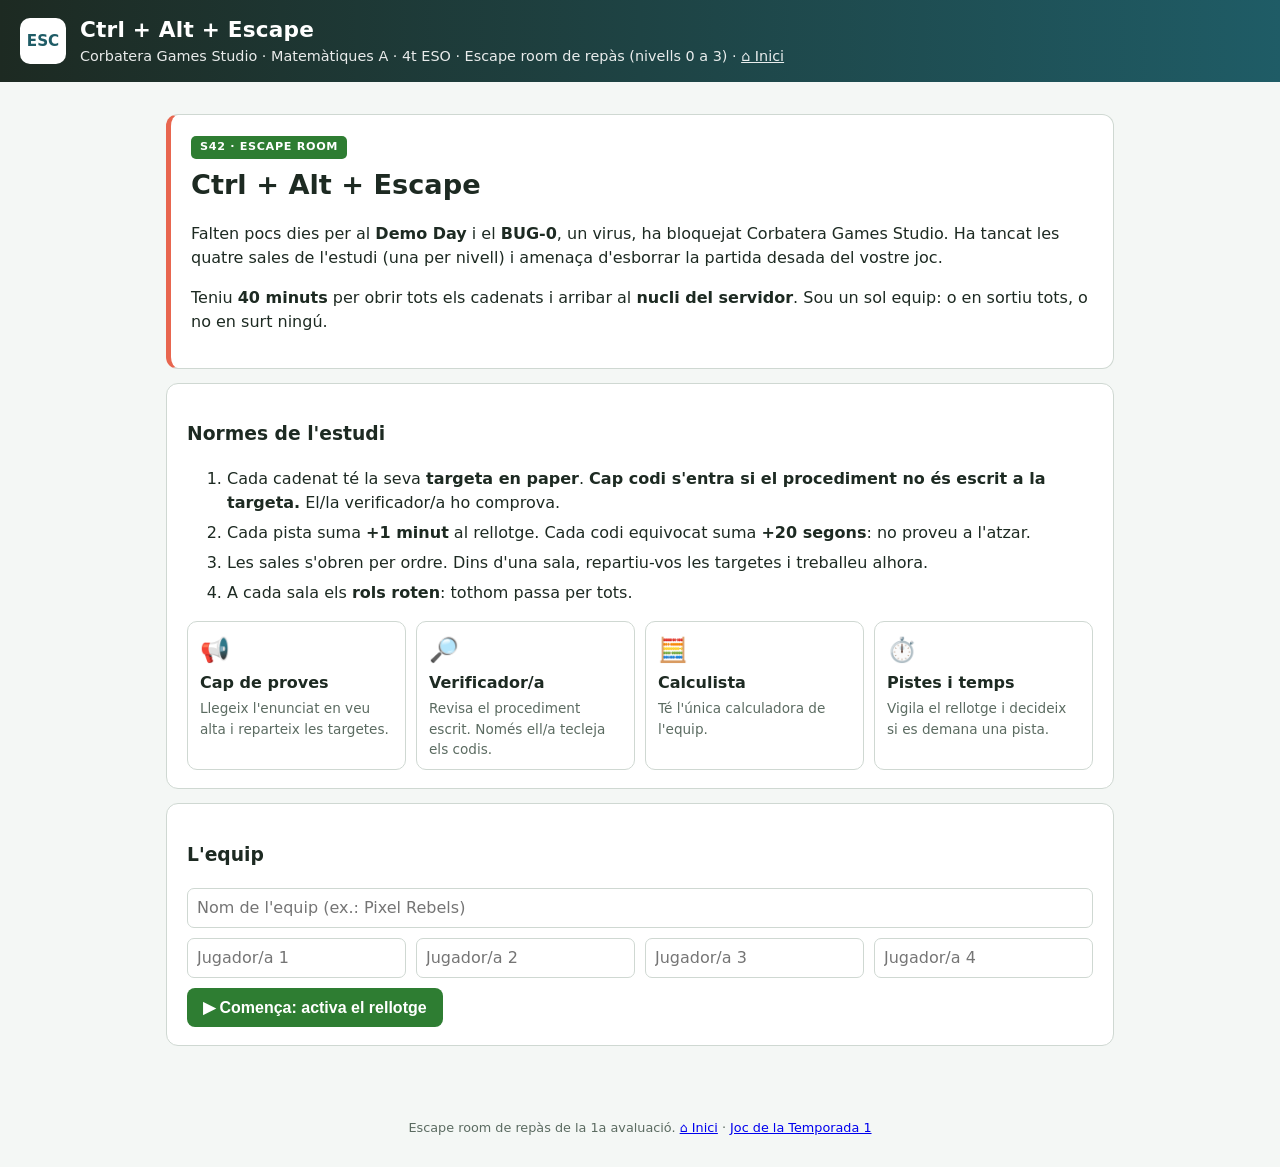
<file: escape.html>
<!doctype html>
<html lang="ca">
<head>
  <meta charset="utf-8">
  <meta name="viewport" content="width=device-width, initial-scale=1">
  <title>Escape room · Ctrl + Alt + Escape · Corbatera Games Studio</title>
  <meta name="description" content="Escape room de repàs de la 1a avaluació (nivells 0 a 3): un equip, quatre sales i el nucli del servidor.">
  <link rel="stylesheet" href="css/estil.css">
  <link rel="stylesheet" href="css/trailer.css">
  <link rel="stylesheet" href="css/escape.css">
</head>
<body>
  <header class="top esc">
    <div class="logo" aria-hidden="true">ESC</div>
    <div>
      <h1>Ctrl + Alt + Escape</h1>
      <p>Corbatera Games Studio · Matemàtiques A · 4t ESO · Escape room de repàs (nivells 0 a 3) · <a href="index.html" style="color:#fff">⌂ Inici</a></p>
    </div>
  </header>
  <main id="esc"><noscript>Cal activar JavaScript.</noscript></main>
  <footer class="foot">Escape room de repàs de la 1a avaluació. <a href="index.html">⌂ Inici</a> · <a href="temporada1.html">Joc de la Temporada 1</a></footer>
  <script src="js/escape-data.js"></script>
  <script src="js/escape.js"></script>
</body>
</html>
</file>
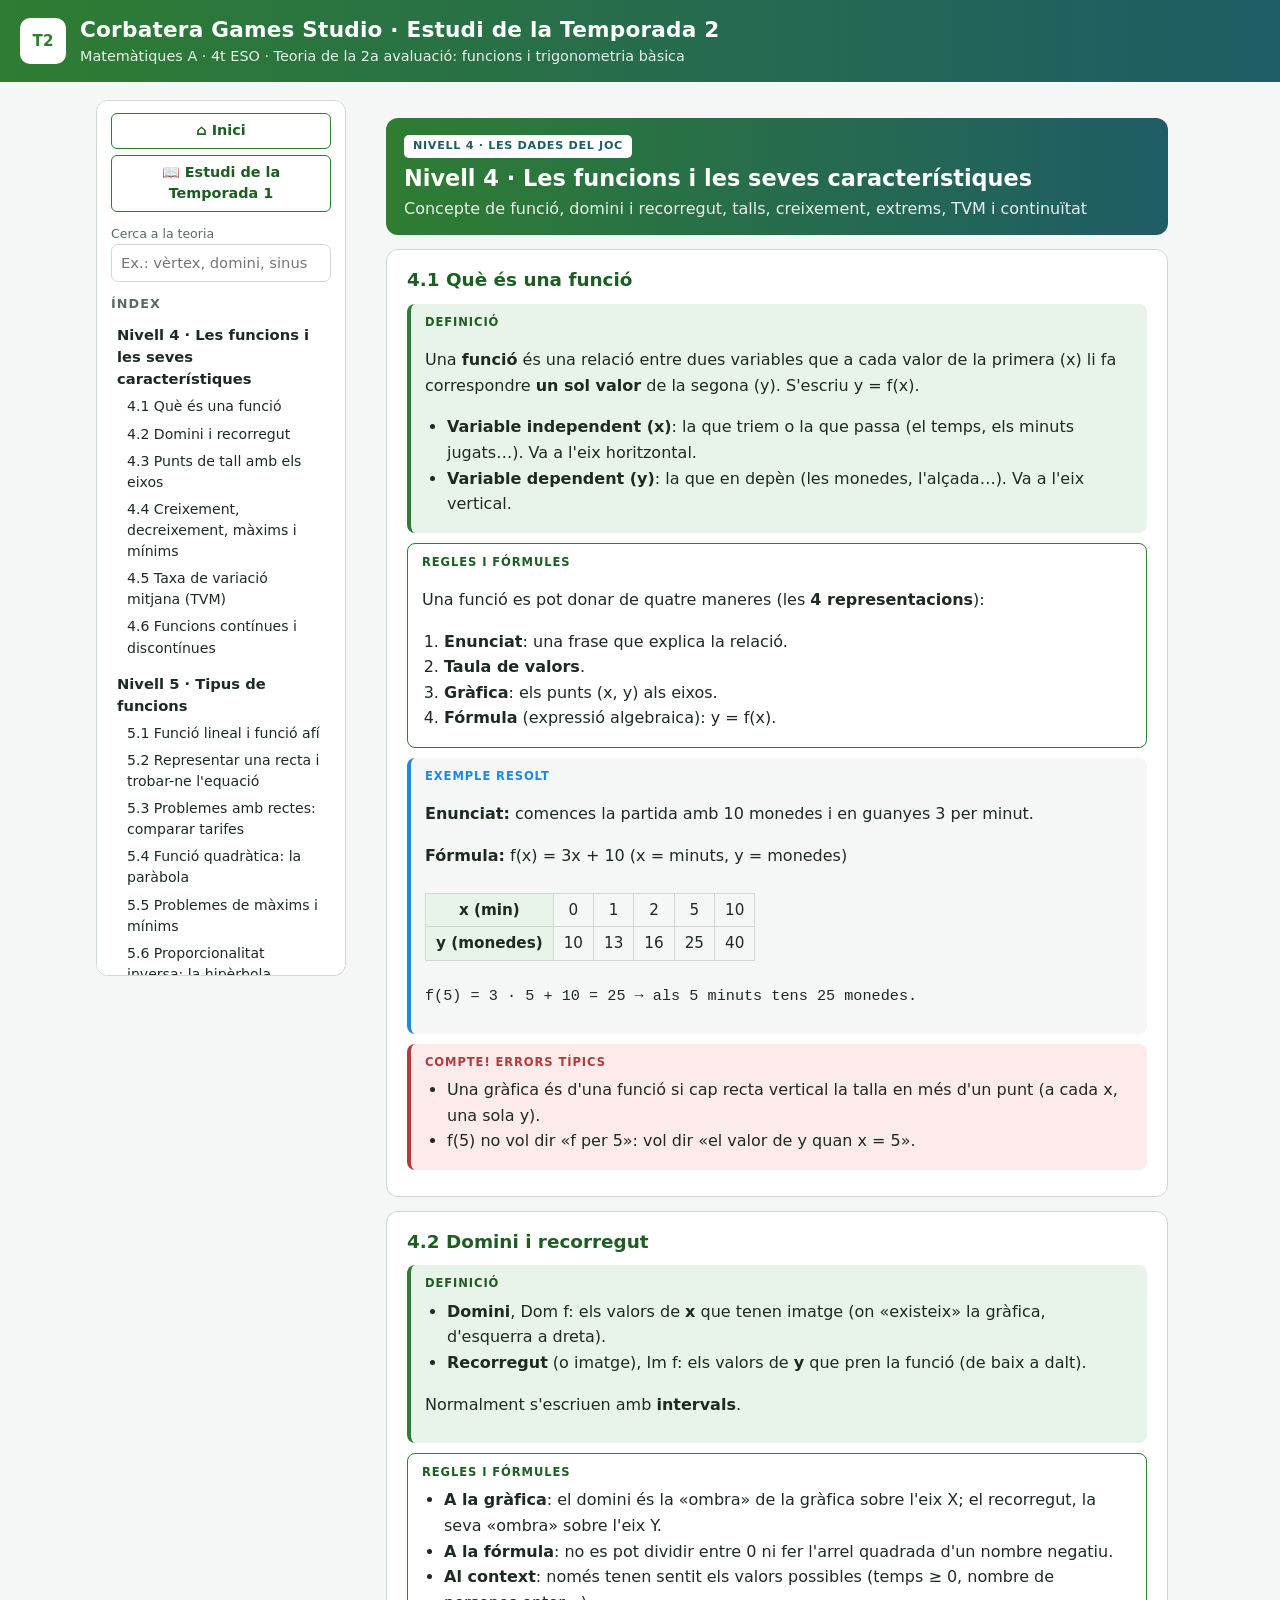
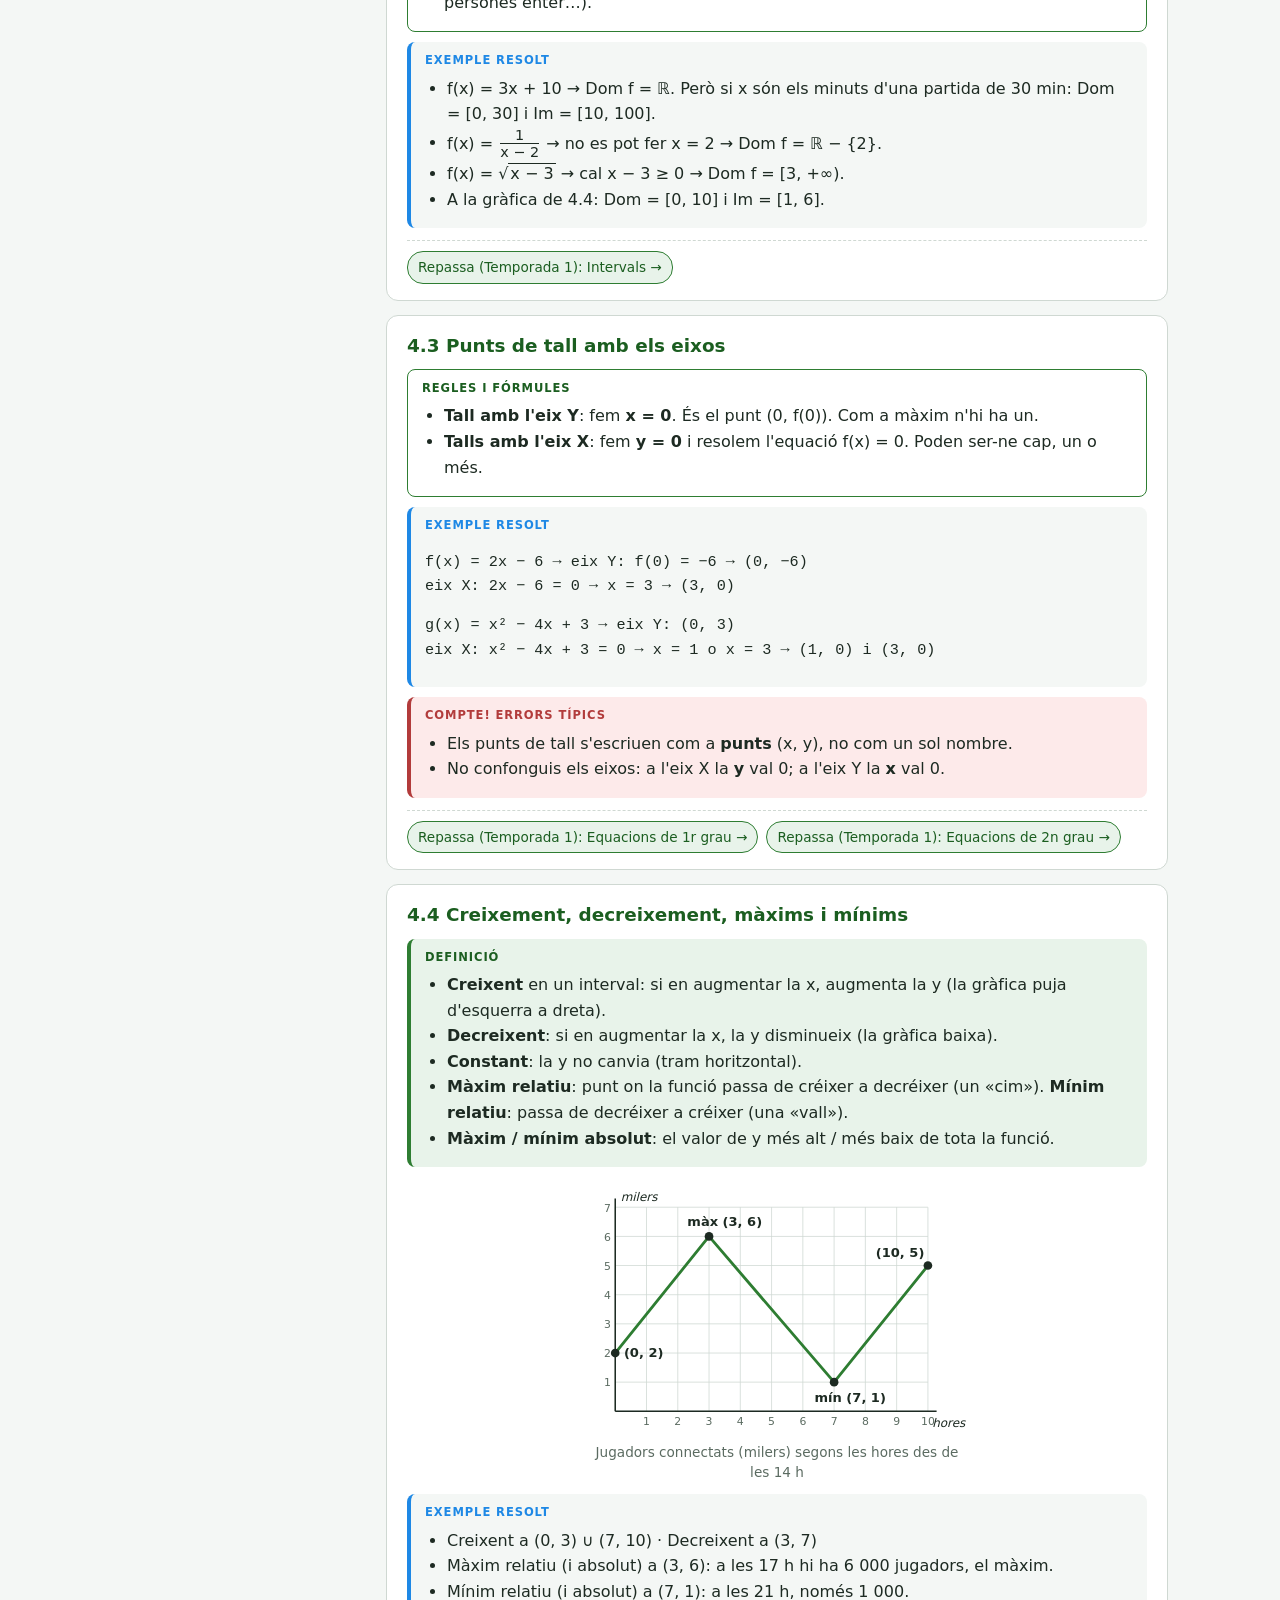
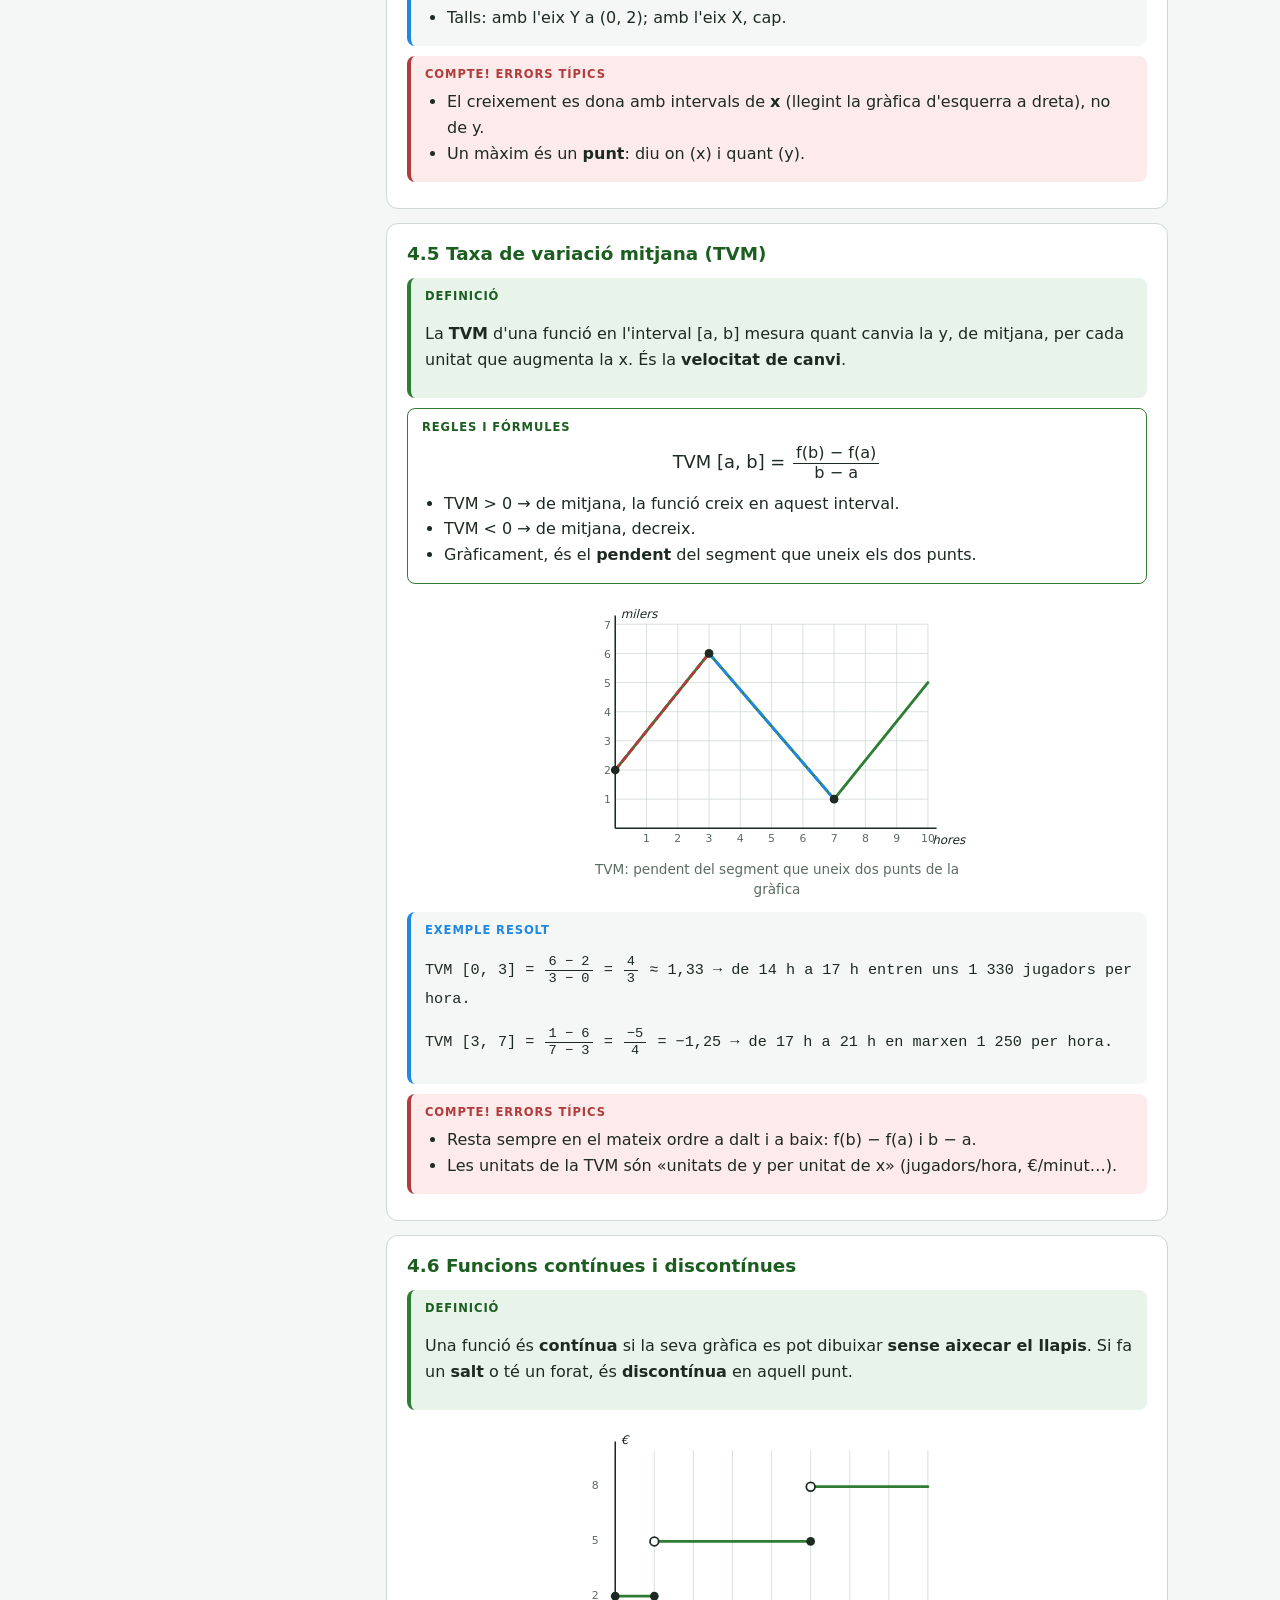
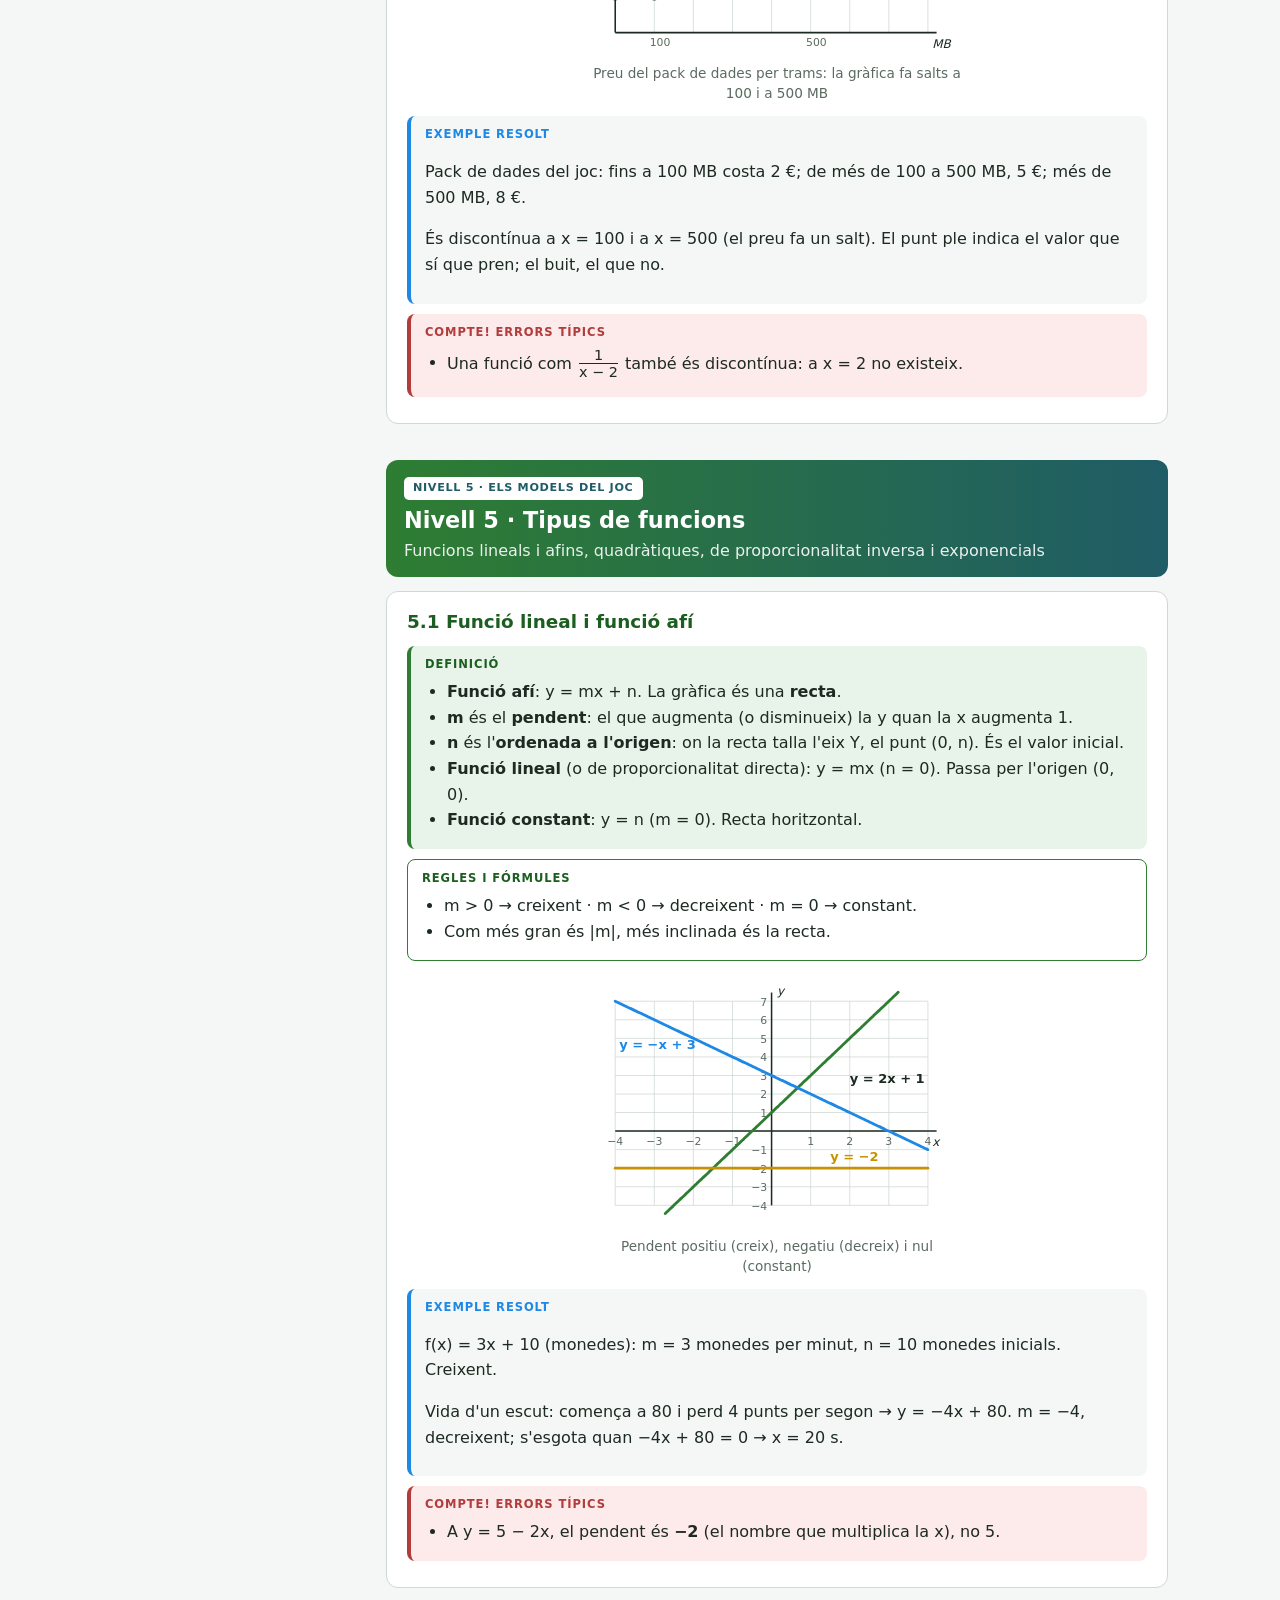
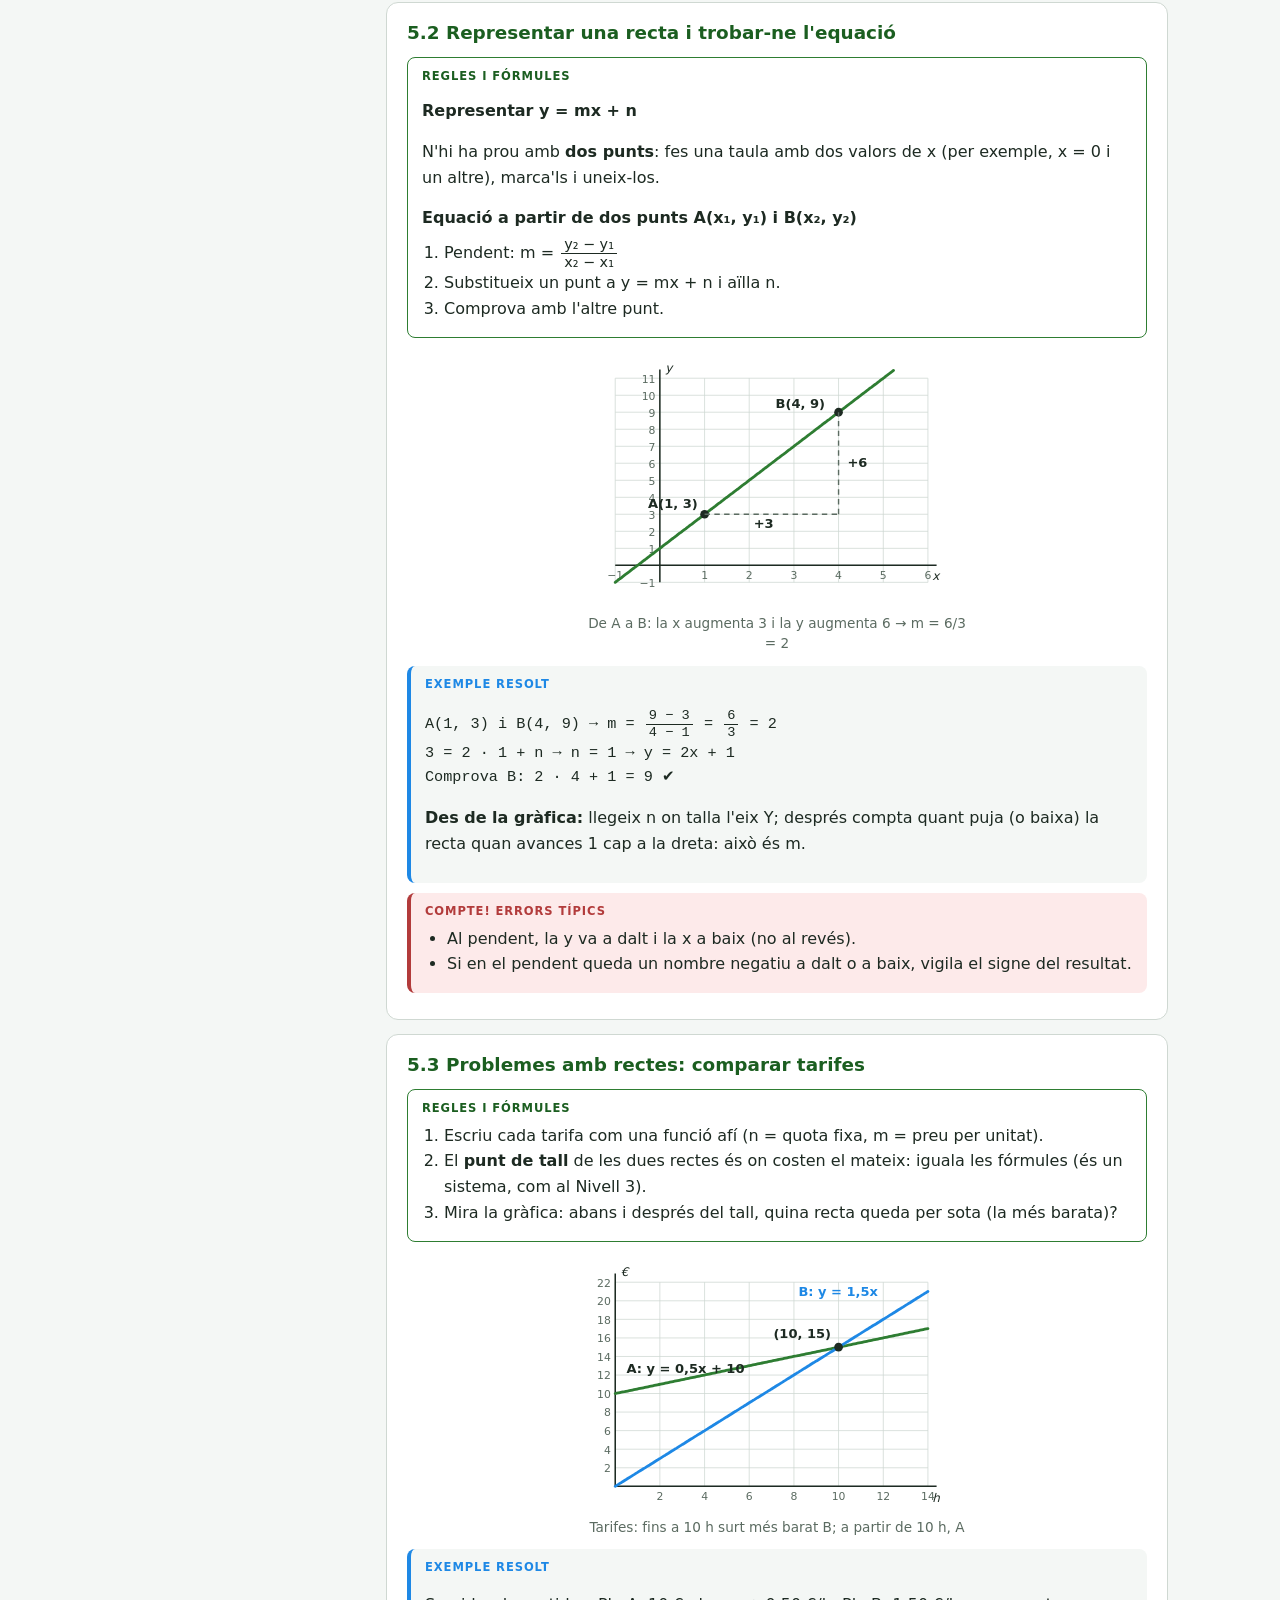
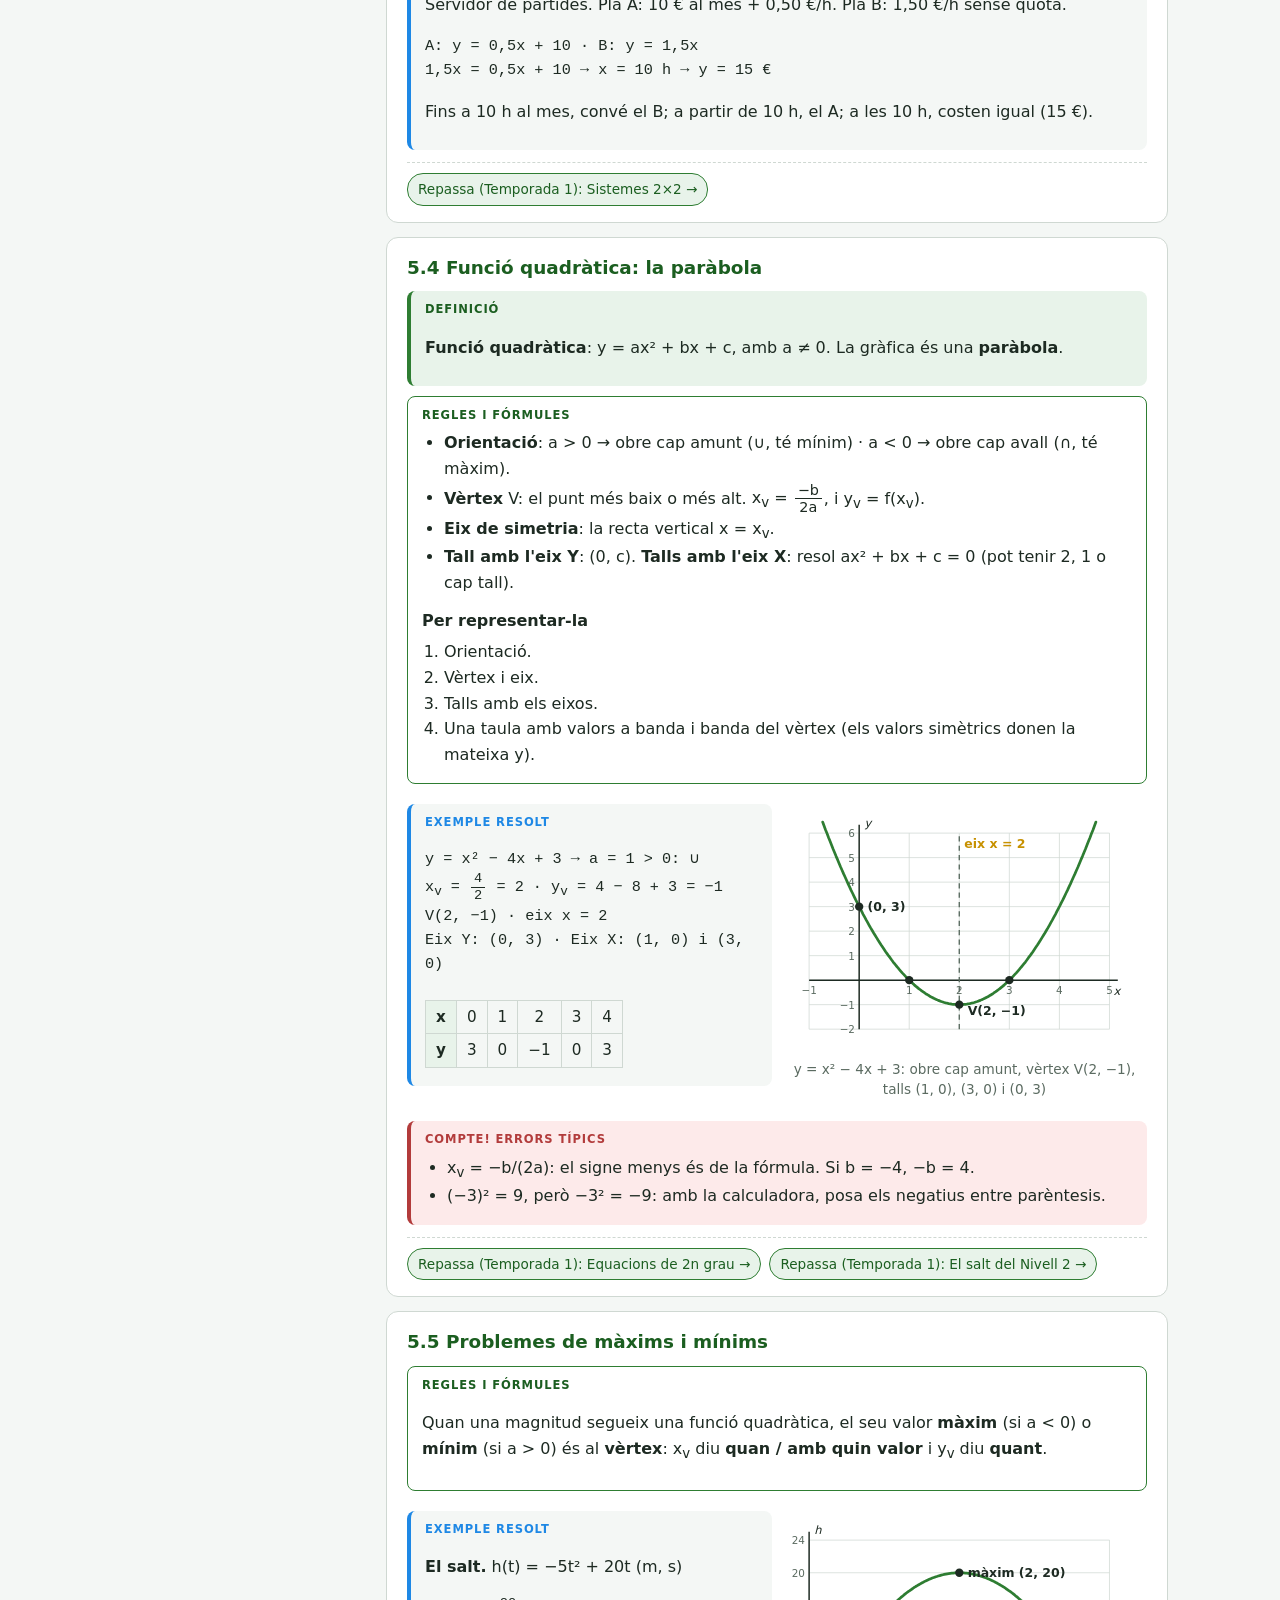
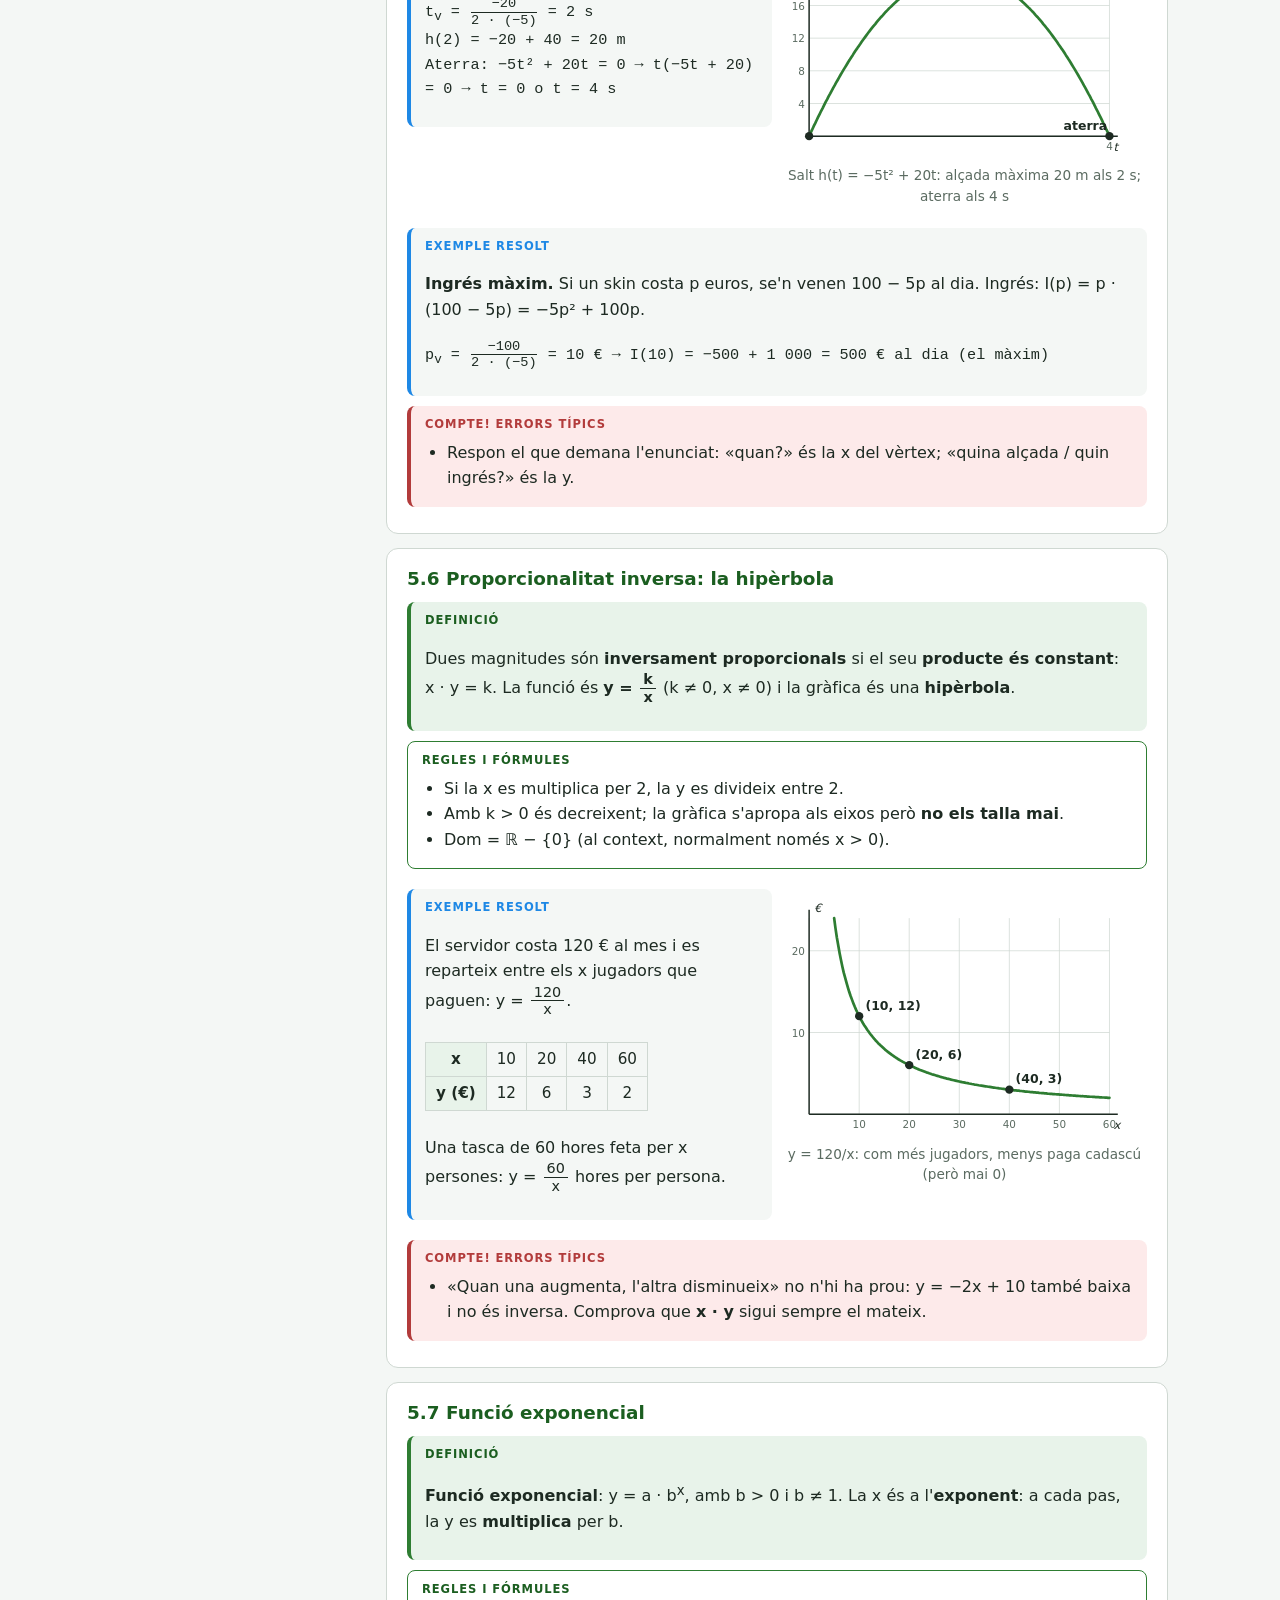
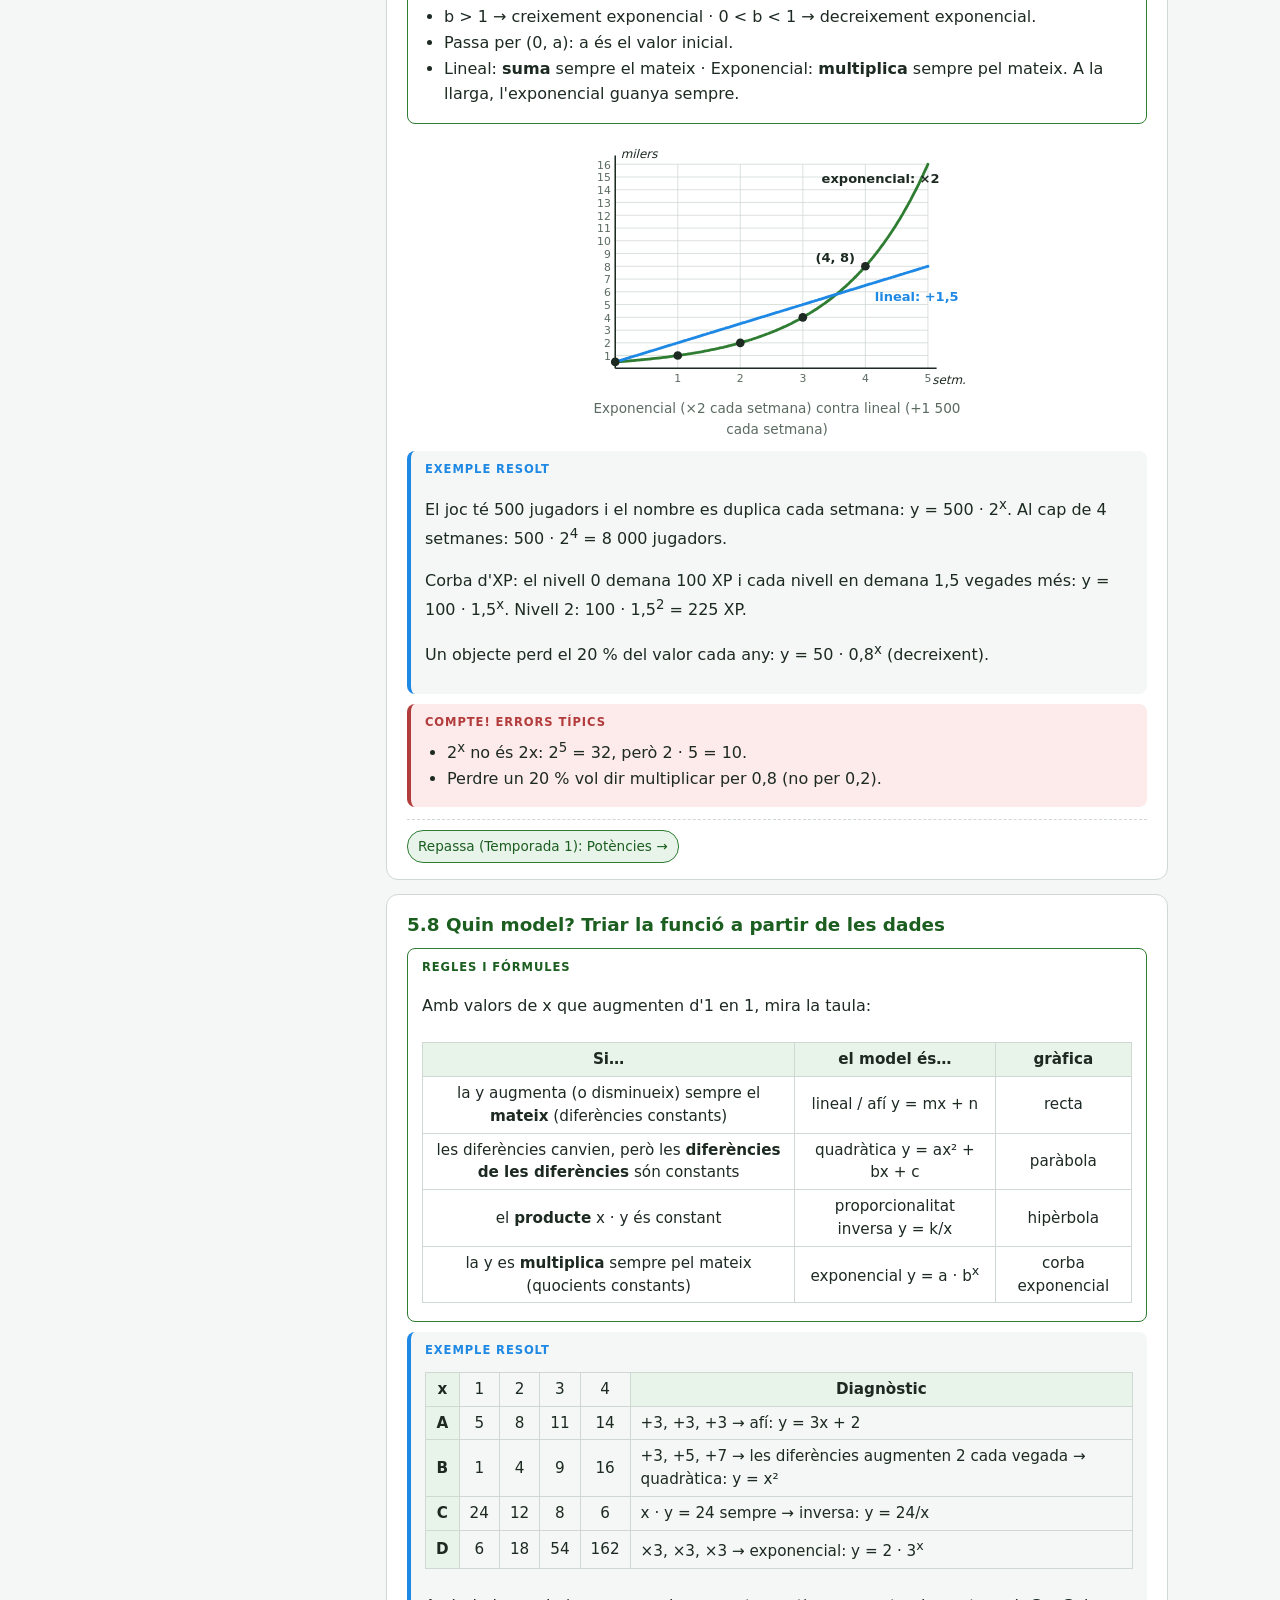
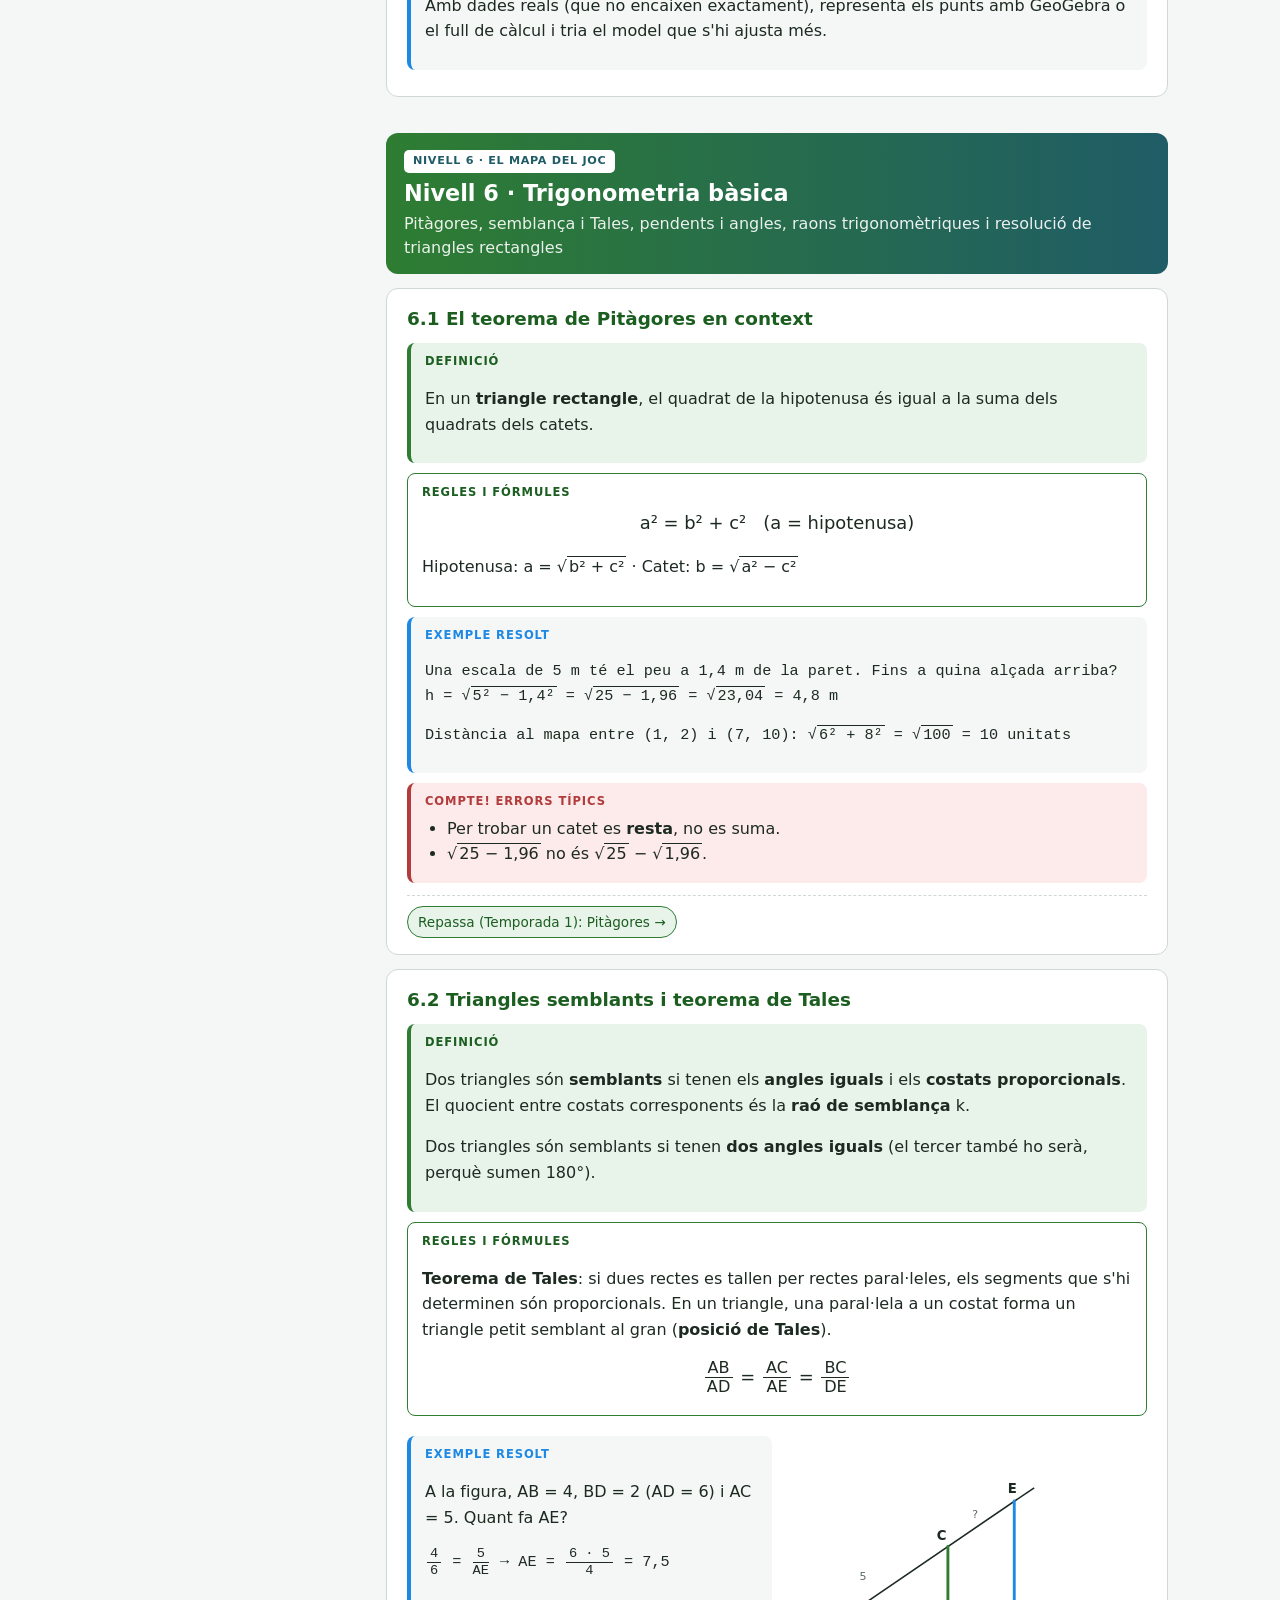
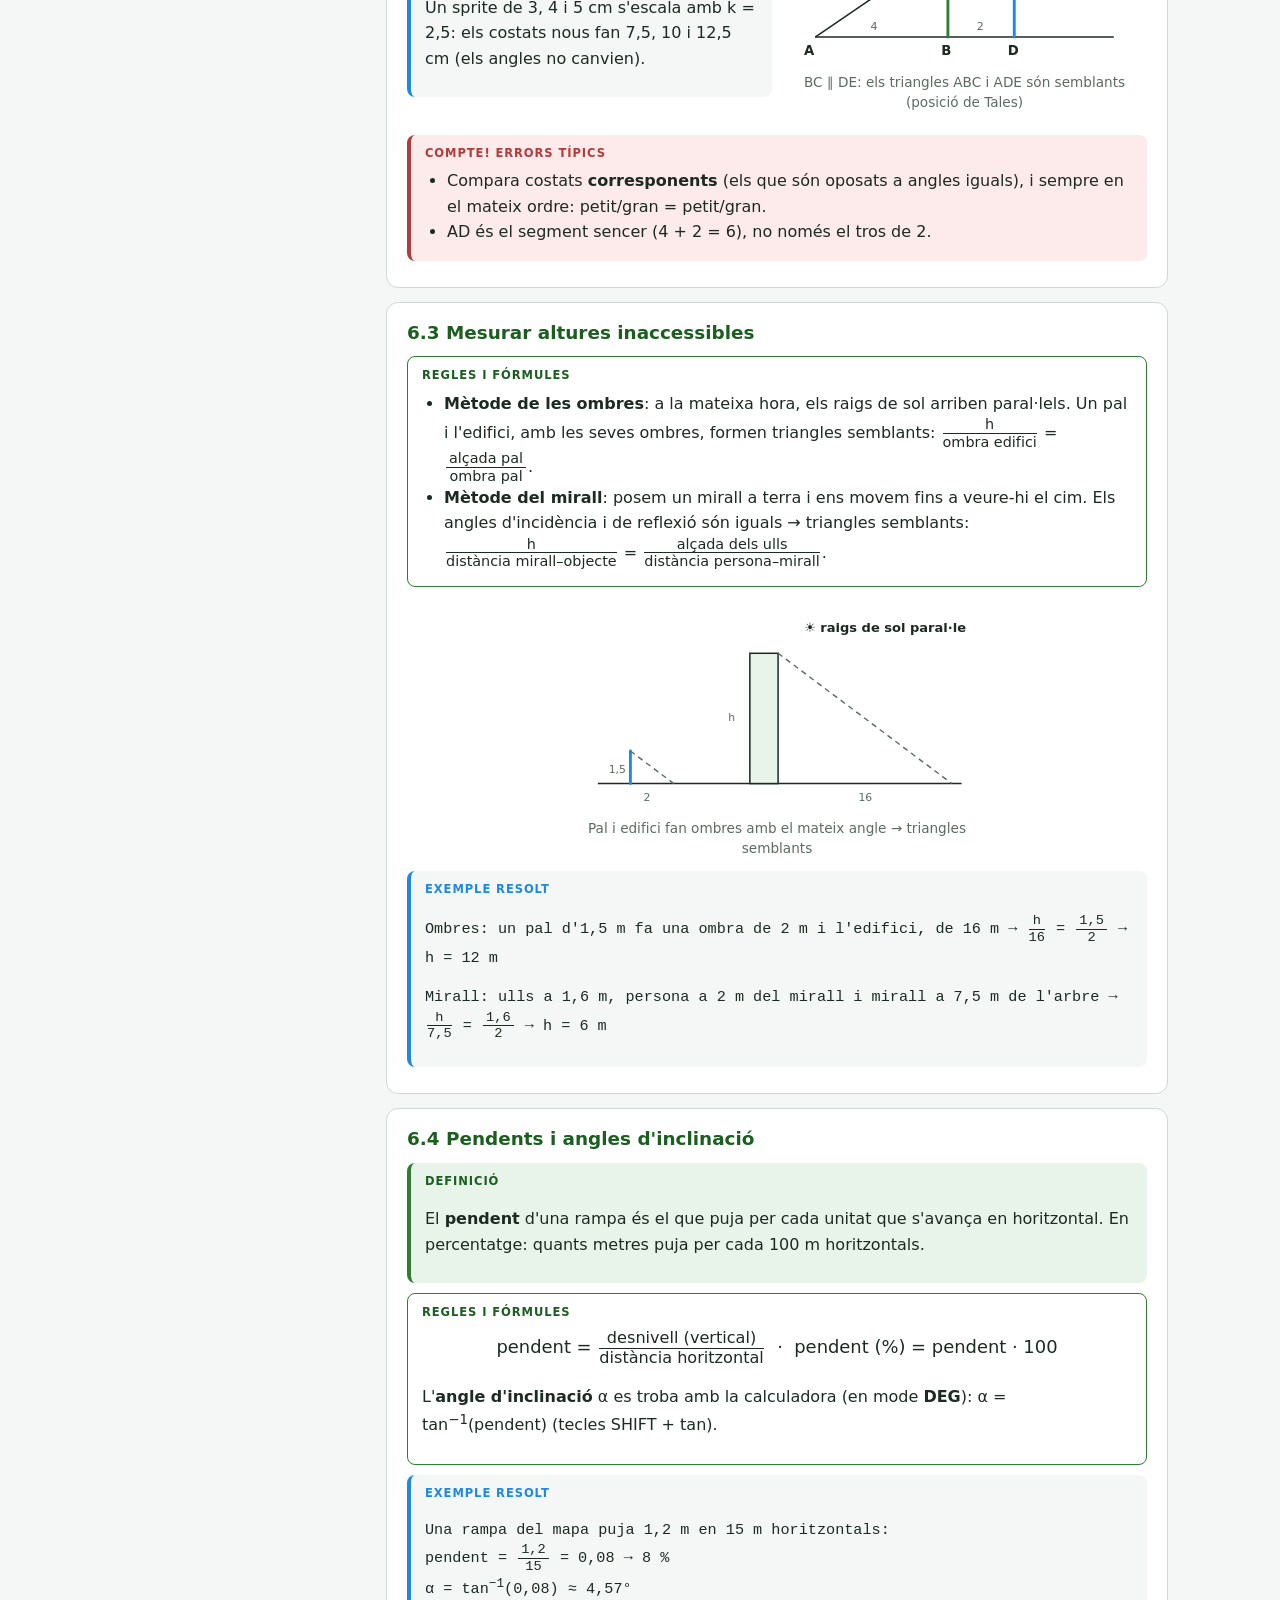
<file: estudi-2a.html>
<!doctype html>
<html lang="ca">
<head>
  <meta charset="utf-8">
  <meta name="viewport" content="width=device-width, initial-scale=1">
  <title>Estudi T2 · Corbatera Games Studio</title>
  <meta name="description" content="Teoria de Matemàtiques A (4t ESO) de la 2a avaluació: característiques de les funcions, tipus de funcions i trigonometria bàsica.">
  <link rel="stylesheet" href="css/estil.css">
  <link rel="stylesheet" href="css/estudi.css">
  <style>
    .top.t2, .unit > header { background: linear-gradient(90deg, #2e7d32, #1f5c66); }
    .unit > header .badge { color: #1f5c66; }
    .gfig { margin: 12px auto; max-width: 380px; text-align: center; }
    .gfig svg { width: 100%; height: auto; display: block; }
    .gfig figcaption { font-size: .85rem; color: var(--muted); margin-top: 2px; }
    .gfig .gl { stroke: var(--line); stroke-width: .7; }
    .gfig .ax { stroke: var(--ink); stroke-width: 1.4; }
    .gfig .tk { fill: var(--muted); font-size: 10px; }
    .gfig .tl { fill: var(--ink); font-size: 11px; font-style: italic; }
    .gfig .cv, .gfig .cv2, .gfig .cv3, .gfig .sec, .gfig .sec2 { fill: none; stroke-width: 2.6; stroke-linejoin: round; stroke-linecap: round; }
    .gfig .cv { stroke: var(--green); }
    .gfig .cv2, .gfig .sec2 { stroke: #1e88e5; }
    .gfig .cv3 { stroke: var(--gold); }
    .gfig .sec { stroke: var(--red); stroke-dasharray: 6 4; }
    .gfig .sec2 { stroke-dasharray: 6 4; }
    .gfig .dash { stroke: var(--muted); stroke-width: 1.3; stroke-dasharray: 5 4; fill: none; }
    .gfig .thin { stroke: var(--ink); stroke-width: 1.4; fill: none; }
    .gfig .tri { fill: var(--green-l); stroke: var(--ink); stroke-width: 1.8; }
    .gfig .bld { fill: var(--green-l); stroke: var(--ink); stroke-width: 1.4; }
    .gfig .pt { fill: var(--ink); }
    .gfig .po { fill: var(--card); stroke: var(--ink); stroke-width: 1.6; }
    .gfig .lb { fill: var(--ink); font-size: 12px; font-weight: 700; }
    .gfig .lb2 { fill: #1e88e5; font-size: 12px; font-weight: 700; }
    .gfig .lb3 { fill: var(--gold); font-size: 12px; font-weight: 700; }
    .two { display: grid; grid-template-columns: repeat(auto-fit, minmax(240px, 1fr)); gap: 10px; align-items: start; }
    @media print { .gfig { break-inside: avoid; } }
  </style>
</head>
<body>
  <header class="top t2">
    <div class="logo" aria-hidden="true">T2</div>
    <div>
      <h1>Corbatera Games Studio · Estudi de la Temporada 2</h1>
      <p>Matemàtiques A · 4t ESO · Teoria de la 2a avaluació: funcions i trigonometria bàsica</p>
    </div>
  </header>

  <div class="study">
    <nav class="toc" aria-label="Índex">
      <a href="index.html" class="btn ghost sm" style="display:block;text-align:center;margin-bottom:6px">⌂ Inici</a><a href="estudi.html" class="btn ghost sm" style="display:block;text-align:center;margin-bottom:10px">📖 Estudi de la Temporada 1</a>
      <label for="cerca" class="small">Cerca a la teoria</label>
      <input id="cerca" type="search" placeholder="Ex.: vèrtex, domini, sinus…" autocomplete="off">
      <h2>Índex</h2>
      <div id="tocl"></div>
      <div class="tools"><a class="btn ghost sm" href="formularis-2a.html">🧾 Formularis</a><button class="btn sm" onclick="window.print()">Imprimeix / PDF</button></div>
    </nav>

    <main id="contingut">
      <p class="nores" id="nores" hidden>No hi ha cap apartat que contingui aquesta paraula.</p>

      <!-- ===================================================== N4 ===================================================== -->
      <section class="unit" id="n4">
        <header><span class="badge">NIVELL 4 · LES DADES DEL JOC</span><h2>Nivell 4 · Les funcions i les seves característiques</h2><p>Concepte de funció, domini i recorregut, talls, creixement, extrems, TVM i continuïtat</p></header>

        <article class="topic" id="n4-funcio">
          <h3>4.1 Què és una funció</h3>
          <div class="def">
            <p>Una <b>funció</b> és una relació entre dues variables que a cada valor de la primera (x) li fa correspondre <b>un sol valor</b> de la segona (y). S'escriu y = f(x).</p>
            <ul>
              <li><b>Variable independent (x)</b>: la que triem o la que passa (el temps, els minuts jugats…). Va a l'eix horitzontal.</li>
              <li><b>Variable dependent (y)</b>: la que en depèn (les monedes, l'alçada…). Va a l'eix vertical.</li>
            </ul>
          </div>
          <div class="prop">
            <p>Una funció es pot donar de quatre maneres (les <b>4 representacions</b>):</p>
            <ol><li><b>Enunciat</b>: una frase que explica la relació.</li><li><b>Taula de valors</b>.</li><li><b>Gràfica</b>: els punts (x, y) als eixos.</li><li><b>Fórmula</b> (expressió algebraica): y = f(x).</li></ol>
          </div>
          <div class="ex">
            <p><b>Enunciat:</b> comences la partida amb 10 monedes i en guanyes 3 per minut.</p>
            <p><b>Fórmula:</b> f(x) = 3x + 10 (x = minuts, y = monedes)</p>
            <div class="tblwrap"><table class="tbl"><tr><th>x (min)</th><td>0</td><td>1</td><td>2</td><td>5</td><td>10</td></tr><tr><th>y (monedes)</th><td>10</td><td>13</td><td>16</td><td>25</td><td>40</td></tr></table></div>
            <p class="st">f(5) = 3 · 5 + 10 = 25 → als 5 minuts tens 25 monedes.</p>
          </div>
          <div class="warn2"><ul><li>Una gràfica és d'una funció si cap recta vertical la talla en més d'un punt (a cada x, una sola y).</li><li>f(5) no vol dir «f per 5»: vol dir «el valor de y quan x = 5».</li></ul></div>
        </article>

        <article class="topic" id="n4-domini">
          <h3>4.2 Domini i recorregut</h3>
          <div class="def">
            <ul>
              <li><b>Domini</b>, Dom f: els valors de <b>x</b> que tenen imatge (on «existeix» la gràfica, d'esquerra a dreta).</li>
              <li><b>Recorregut</b> (o imatge), Im f: els valors de <b>y</b> que pren la funció (de baix a dalt).</li>
            </ul>
            <p>Normalment s'escriuen amb <b>intervals</b>.</p>
          </div>
          <div class="prop">
            <ul>
              <li><b>A la gràfica</b>: el domini és la «ombra» de la gràfica sobre l'eix X; el recorregut, la seva «ombra» sobre l'eix Y.</li>
              <li><b>A la fórmula</b>: no es pot dividir entre 0 ni fer l'arrel quadrada d'un nombre negatiu.</li>
              <li><b>Al context</b>: només tenen sentit els valors possibles (temps ≥ 0, nombre de persones enter…).</li>
            </ul>
          </div>
          <div class="ex">
            <ul>
              <li>f(x) = 3x + 10 → Dom f = ℝ. Però si x són els minuts d'una partida de 30 min: Dom = [0, 30] i Im = [10, 100].</li>
              <li>f(x) = <span class="frac"><span>1</span><span>x − 2</span></span> → no es pot fer x = 2 → Dom f = ℝ − &#123;2&#125;.</li>
              <li>f(x) = √<span class="rad">x − 3</span> → cal x − 3 ≥ 0 → Dom f = [3, +∞).</li>
              <li>A la gràfica de 4.4: Dom = [0, 10] i Im = [1, 6].</li>
            </ul>
          </div>
          <div class="practice"><a href="estudi.html#u1-intervals">Repassa (Temporada 1): Intervals →</a></div>
        </article>

        <article class="topic" id="n4-talls">
          <h3>4.3 Punts de tall amb els eixos</h3>
          <div class="prop">
            <ul>
              <li><b>Tall amb l'eix Y</b>: fem <b>x = 0</b>. És el punt (0, f(0)). Com a màxim n'hi ha un.</li>
              <li><b>Talls amb l'eix X</b>: fem <b>y = 0</b> i resolem l'equació f(x) = 0. Poden ser-ne cap, un o més.</li>
            </ul>
          </div>
          <div class="ex">
            <p class="st">f(x) = 2x − 6 → eix Y: f(0) = −6 → (0, −6)<br>eix X: 2x − 6 = 0 → x = 3 → (3, 0)</p>
            <p class="st">g(x) = x² − 4x + 3 → eix Y: (0, 3)<br>eix X: x² − 4x + 3 = 0 → x = 1 o x = 3 → (1, 0) i (3, 0)</p>
          </div>
          <div class="warn2"><ul><li>Els punts de tall s'escriuen com a <b>punts</b> (x, y), no com un sol nombre.</li><li>No confonguis els eixos: a l'eix X la <b>y</b> val 0; a l'eix Y la <b>x</b> val 0.</li></ul></div>
          <div class="practice"><a href="estudi.html#u4-eq1">Repassa (Temporada 1): Equacions de 1r grau →</a><a href="estudi.html#u4-eq2">Repassa (Temporada 1): Equacions de 2n grau →</a></div>
        </article>

        <article class="topic" id="n4-creixement">
          <h3>4.4 Creixement, decreixement, màxims i mínims</h3>
          <div class="def">
            <ul>
              <li><b>Creixent</b> en un interval: si en augmentar la x, augmenta la y (la gràfica puja d'esquerra a dreta).</li>
              <li><b>Decreixent</b>: si en augmentar la x, la y disminueix (la gràfica baixa).</li>
              <li><b>Constant</b>: la y no canvia (tram horitzontal).</li>
              <li><b>Màxim relatiu</b>: punt on la funció passa de créixer a decréixer (un «cim»). <b>Mínim relatiu</b>: passa de decréixer a créixer (una «vall»).</li>
              <li><b>Màxim / mínim absolut</b>: el valor de y més alt / més baix de tota la funció.</li>
            </ul>
          </div>
          <figure class="gfig"><svg viewBox="0 0 350 240" role="img" aria-label="Jugadors connectats (milers) segons les hores des de les 14 h"><line x1="26.0" y1="214.0" x2="26.0" y2="26.0" class="gl"/><line x1="54.8" y1="214.0" x2="54.8" y2="26.0" class="gl"/><line x1="83.6" y1="214.0" x2="83.6" y2="26.0" class="gl"/><line x1="112.4" y1="214.0" x2="112.4" y2="26.0" class="gl"/><line x1="141.2" y1="214.0" x2="141.2" y2="26.0" class="gl"/><line x1="170.0" y1="214.0" x2="170.0" y2="26.0" class="gl"/><line x1="198.8" y1="214.0" x2="198.8" y2="26.0" class="gl"/><line x1="227.6" y1="214.0" x2="227.6" y2="26.0" class="gl"/><line x1="256.4" y1="214.0" x2="256.4" y2="26.0" class="gl"/><line x1="285.2" y1="214.0" x2="285.2" y2="26.0" class="gl"/><line x1="314.0" y1="214.0" x2="314.0" y2="26.0" class="gl"/><line x1="26.0" y1="214.0" x2="314.0" y2="214.0" class="gl"/><line x1="26.0" y1="187.1" x2="314.0" y2="187.1" class="gl"/><line x1="26.0" y1="160.3" x2="314.0" y2="160.3" class="gl"/><line x1="26.0" y1="133.4" x2="314.0" y2="133.4" class="gl"/><line x1="26.0" y1="106.6" x2="314.0" y2="106.6" class="gl"/><line x1="26.0" y1="79.7" x2="314.0" y2="79.7" class="gl"/><line x1="26.0" y1="52.9" x2="314.0" y2="52.9" class="gl"/><line x1="26.0" y1="26.0" x2="314.0" y2="26.0" class="gl"/><line x1="26.0" y1="214.0" x2="322.0" y2="214.0" class="ax"/><line x1="26.0" y1="214.0" x2="26.0" y2="18.0" class="ax"/><text x="318.0" y="228.0" class="tl">hores</text><text x="31.0" y="20.0" class="tl">milers</text><text x="54.8" y="227.0" class="tk" text-anchor="middle">1</text><text x="83.6" y="227.0" class="tk" text-anchor="middle">2</text><text x="112.4" y="227.0" class="tk" text-anchor="middle">3</text><text x="141.2" y="227.0" class="tk" text-anchor="middle">4</text><text x="170.0" y="227.0" class="tk" text-anchor="middle">5</text><text x="198.8" y="227.0" class="tk" text-anchor="middle">6</text><text x="227.6" y="227.0" class="tk" text-anchor="middle">7</text><text x="256.4" y="227.0" class="tk" text-anchor="middle">8</text><text x="285.2" y="227.0" class="tk" text-anchor="middle">9</text><text x="314.0" y="227.0" class="tk" text-anchor="middle">10</text><text x="22.0" y="191.1" class="tk" text-anchor="end">1</text><text x="22.0" y="164.3" class="tk" text-anchor="end">2</text><text x="22.0" y="137.4" class="tk" text-anchor="end">3</text><text x="22.0" y="110.6" class="tk" text-anchor="end">4</text><text x="22.0" y="83.7" class="tk" text-anchor="end">5</text><text x="22.0" y="56.9" class="tk" text-anchor="end">6</text><text x="22.0" y="30.0" class="tk" text-anchor="end">7</text><polyline points="26.0,160.3 112.4,52.9 227.6,187.1 314.0,79.7" class="cv"/><circle cx="26.0" cy="160.3" r="4" class="pt"/><text x="34.0" y="164.3" class="lb">(0, 2)</text><circle cx="112.4" cy="52.9" r="4" class="pt"/><text x="92.4" y="42.9" class="lb">màx (3, 6)</text><circle cx="227.6" cy="187.1" r="4" class="pt"/><text x="209.6" y="205.1" class="lb">mín (7, 1)</text><circle cx="314.0" cy="79.7" r="4" class="pt"/><text x="266.0" y="71.7" class="lb">(10, 5)</text></svg><figcaption>Jugadors connectats (milers) segons les hores des de les 14 h</figcaption></figure>
          <div class="ex">
            <ul>
              <li>Creixent a (0, 3) ∪ (7, 10) · Decreixent a (3, 7)</li>
              <li>Màxim relatiu (i absolut) a (3, 6): a les 17 h hi ha 6 000 jugadors, el màxim.</li>
              <li>Mínim relatiu (i absolut) a (7, 1): a les 21 h, només 1 000.</li>
              <li>Talls: amb l'eix Y a (0, 2); amb l'eix X, cap.</li>
            </ul>
          </div>
          <div class="warn2"><ul><li>El creixement es dona amb intervals de <b>x</b> (llegint la gràfica d'esquerra a dreta), no de y.</li><li>Un màxim és un <b>punt</b>: diu on (x) i quant (y).</li></ul></div>
        </article>

        <article class="topic" id="n4-tvm">
          <h3>4.5 Taxa de variació mitjana (TVM)</h3>
          <div class="def"><p>La <b>TVM</b> d'una funció en l'interval [a, b] mesura quant canvia la y, de mitjana, per cada unitat que augmenta la x. És la <b>velocitat de canvi</b>.</p></div>
          <div class="prop">
            <p class="f">TVM [a, b] = <span class="frac"><span>f(b) − f(a)</span><span>b − a</span></span></p>
            <ul><li>TVM &gt; 0 → de mitjana, la funció creix en aquest interval.</li><li>TVM &lt; 0 → de mitjana, decreix.</li><li>Gràficament, és el <b>pendent</b> del segment que uneix els dos punts.</li></ul>
          </div>
          <figure class="gfig"><svg viewBox="0 0 350 240" role="img" aria-label="TVM: pendent del segment que uneix dos punts de la gràfica"><line x1="26.0" y1="214.0" x2="26.0" y2="26.0" class="gl"/><line x1="54.8" y1="214.0" x2="54.8" y2="26.0" class="gl"/><line x1="83.6" y1="214.0" x2="83.6" y2="26.0" class="gl"/><line x1="112.4" y1="214.0" x2="112.4" y2="26.0" class="gl"/><line x1="141.2" y1="214.0" x2="141.2" y2="26.0" class="gl"/><line x1="170.0" y1="214.0" x2="170.0" y2="26.0" class="gl"/><line x1="198.8" y1="214.0" x2="198.8" y2="26.0" class="gl"/><line x1="227.6" y1="214.0" x2="227.6" y2="26.0" class="gl"/><line x1="256.4" y1="214.0" x2="256.4" y2="26.0" class="gl"/><line x1="285.2" y1="214.0" x2="285.2" y2="26.0" class="gl"/><line x1="314.0" y1="214.0" x2="314.0" y2="26.0" class="gl"/><line x1="26.0" y1="214.0" x2="314.0" y2="214.0" class="gl"/><line x1="26.0" y1="187.1" x2="314.0" y2="187.1" class="gl"/><line x1="26.0" y1="160.3" x2="314.0" y2="160.3" class="gl"/><line x1="26.0" y1="133.4" x2="314.0" y2="133.4" class="gl"/><line x1="26.0" y1="106.6" x2="314.0" y2="106.6" class="gl"/><line x1="26.0" y1="79.7" x2="314.0" y2="79.7" class="gl"/><line x1="26.0" y1="52.9" x2="314.0" y2="52.9" class="gl"/><line x1="26.0" y1="26.0" x2="314.0" y2="26.0" class="gl"/><line x1="26.0" y1="214.0" x2="322.0" y2="214.0" class="ax"/><line x1="26.0" y1="214.0" x2="26.0" y2="18.0" class="ax"/><text x="318.0" y="228.0" class="tl">hores</text><text x="31.0" y="20.0" class="tl">milers</text><text x="54.8" y="227.0" class="tk" text-anchor="middle">1</text><text x="83.6" y="227.0" class="tk" text-anchor="middle">2</text><text x="112.4" y="227.0" class="tk" text-anchor="middle">3</text><text x="141.2" y="227.0" class="tk" text-anchor="middle">4</text><text x="170.0" y="227.0" class="tk" text-anchor="middle">5</text><text x="198.8" y="227.0" class="tk" text-anchor="middle">6</text><text x="227.6" y="227.0" class="tk" text-anchor="middle">7</text><text x="256.4" y="227.0" class="tk" text-anchor="middle">8</text><text x="285.2" y="227.0" class="tk" text-anchor="middle">9</text><text x="314.0" y="227.0" class="tk" text-anchor="middle">10</text><text x="22.0" y="191.1" class="tk" text-anchor="end">1</text><text x="22.0" y="164.3" class="tk" text-anchor="end">2</text><text x="22.0" y="137.4" class="tk" text-anchor="end">3</text><text x="22.0" y="110.6" class="tk" text-anchor="end">4</text><text x="22.0" y="83.7" class="tk" text-anchor="end">5</text><text x="22.0" y="56.9" class="tk" text-anchor="end">6</text><text x="22.0" y="30.0" class="tk" text-anchor="end">7</text><polyline points="26.0,160.3 112.4,52.9 227.6,187.1 314.0,79.7" class="cv"/><line x1="26.0" y1="160.3" x2="112.4" y2="52.9" class="sec"/><line x1="112.4" y1="52.9" x2="227.6" y2="187.1" class="sec2"/><circle cx="26.0" cy="160.3" r="4" class="pt"/><circle cx="112.4" cy="52.9" r="4" class="pt"/><circle cx="227.6" cy="187.1" r="4" class="pt"/></svg><figcaption>TVM: pendent del segment que uneix dos punts de la gràfica</figcaption></figure>
          <div class="ex">
            <p class="st">TVM [0, 3] = <span class="frac"><span>6 − 2</span><span>3 − 0</span></span> = <span class="frac"><span>4</span><span>3</span></span> ≈ 1,33 → de 14 h a 17 h entren uns 1 330 jugadors per hora.</p>
            <p class="st">TVM [3, 7] = <span class="frac"><span>1 − 6</span><span>7 − 3</span></span> = <span class="frac"><span>−5</span><span>4</span></span> = −1,25 → de 17 h a 21 h en marxen 1 250 per hora.</p>
          </div>
          <div class="warn2"><ul><li>Resta sempre en el mateix ordre a dalt i a baix: f(b) − f(a) i b − a.</li><li>Les unitats de la TVM són «unitats de y per unitat de x» (jugadors/hora, €/minut…).</li></ul></div>
        </article>

        <article class="topic" id="n4-continuitat">
          <h3>4.6 Funcions contínues i discontínues</h3>
          <div class="def"><p>Una funció és <b>contínua</b> si la seva gràfica es pot dibuixar <b>sense aixecar el llapis</b>. Si fa un <b>salt</b> o té un forat, és <b>discontínua</b> en aquell punt.</p></div>
          <figure class="gfig"><svg viewBox="0 0 350 220" role="img" aria-label="Preu del pack de dades per trams: la gràfica fa salts a 100 i a 500 MB"><line x1="26.0" y1="194.0" x2="26.0" y2="26.0" class="gl"/><line x1="62.0" y1="194.0" x2="62.0" y2="26.0" class="gl"/><line x1="98.0" y1="194.0" x2="98.0" y2="26.0" class="gl"/><line x1="134.0" y1="194.0" x2="134.0" y2="26.0" class="gl"/><line x1="170.0" y1="194.0" x2="170.0" y2="26.0" class="gl"/><line x1="206.0" y1="194.0" x2="206.0" y2="26.0" class="gl"/><line x1="242.0" y1="194.0" x2="242.0" y2="26.0" class="gl"/><line x1="278.0" y1="194.0" x2="278.0" y2="26.0" class="gl"/><line x1="314.0" y1="194.0" x2="314.0" y2="26.0" class="gl"/><line x1="26.0" y1="194.0" x2="314.0" y2="194.0" class="gl"/><line x1="26.0" y1="194.0" x2="322.0" y2="194.0" class="ax"/><line x1="26.0" y1="194.0" x2="26.0" y2="18.0" class="ax"/><text x="318.0" y="208.0" class="tl">MB</text><text x="31.0" y="20.0" class="tl">€</text><polyline points="26.0,160.4 62.0,160.4" class="cv"/><polyline points="62.0,110.0 206.0,110.0" class="cv"/><polyline points="206.0,59.6 314.0,59.6" class="cv"/><circle cx="26.0" cy="160.4" r="4" class="pt"/><circle cx="62.0" cy="160.4" r="4" class="pt"/><circle cx="62.0" cy="110.0" r="4" class="po"/><circle cx="206.0" cy="110.0" r="4" class="pt"/><circle cx="206.0" cy="59.6" r="4" class="po"/><text x="57.7" y="206.6" class="tk">100</text><text x="201.7" y="206.6" class="tk">500</text><text x="4.4" y="162.9" class="tk">2</text><text x="4.4" y="112.5" class="tk">5</text><text x="4.4" y="62.1" class="tk">8</text></svg><figcaption>Preu del pack de dades per trams: la gràfica fa salts a 100 i a 500 MB</figcaption></figure>
          <div class="ex">
            <p>Pack de dades del joc: fins a 100 MB costa 2 €; de més de 100 a 500 MB, 5 €; més de 500 MB, 8 €.</p>
            <p>És discontínua a x = 100 i a x = 500 (el preu fa un salt). El punt ple indica el valor que sí que pren; el buit, el que no.</p>
          </div>
          <div class="warn2"><ul><li>Una funció com <span class="frac"><span>1</span><span>x − 2</span></span> també és discontínua: a x = 2 no existeix.</li></ul></div>
        </article>
      </section>

      <!-- ===================================================== N5 ===================================================== -->
      <section class="unit" id="n5">
        <header><span class="badge">NIVELL 5 · ELS MODELS DEL JOC</span><h2>Nivell 5 · Tipus de funcions</h2><p>Funcions lineals i afins, quadràtiques, de proporcionalitat inversa i exponencials</p></header>

        <article class="topic" id="n5-afi">
          <h3>5.1 Funció lineal i funció afí</h3>
          <div class="def">
            <ul>
              <li><b>Funció afí</b>: y = mx + n. La gràfica és una <b>recta</b>.</li>
              <li><b>m</b> és el <b>pendent</b>: el que augmenta (o disminueix) la y quan la x augmenta 1.</li>
              <li><b>n</b> és l'<b>ordenada a l'origen</b>: on la recta talla l'eix Y, el punt (0, n). És el valor inicial.</li>
              <li><b>Funció lineal</b> (o de proporcionalitat directa): y = mx (n = 0). Passa per l'origen (0, 0).</li>
              <li><b>Funció constant</b>: y = n (m = 0). Recta horitzontal.</li>
            </ul>
          </div>
          <div class="prop"><ul><li>m &gt; 0 → creixent · m &lt; 0 → decreixent · m = 0 → constant.</li><li>Com més gran és |m|, més inclinada és la recta.</li></ul></div>
          <figure class="gfig"><svg viewBox="0 0 350 240" role="img" aria-label="Pendent positiu (creix), negatiu (decreix) i nul (constant)"><line x1="26.0" y1="214.0" x2="26.0" y2="26.0" class="gl"/><line x1="62.0" y1="214.0" x2="62.0" y2="26.0" class="gl"/><line x1="98.0" y1="214.0" x2="98.0" y2="26.0" class="gl"/><line x1="134.0" y1="214.0" x2="134.0" y2="26.0" class="gl"/><line x1="170.0" y1="214.0" x2="170.0" y2="26.0" class="gl"/><line x1="206.0" y1="214.0" x2="206.0" y2="26.0" class="gl"/><line x1="242.0" y1="214.0" x2="242.0" y2="26.0" class="gl"/><line x1="278.0" y1="214.0" x2="278.0" y2="26.0" class="gl"/><line x1="314.0" y1="214.0" x2="314.0" y2="26.0" class="gl"/><line x1="26.0" y1="214.0" x2="314.0" y2="214.0" class="gl"/><line x1="26.0" y1="196.9" x2="314.0" y2="196.9" class="gl"/><line x1="26.0" y1="179.8" x2="314.0" y2="179.8" class="gl"/><line x1="26.0" y1="162.7" x2="314.0" y2="162.7" class="gl"/><line x1="26.0" y1="145.6" x2="314.0" y2="145.6" class="gl"/><line x1="26.0" y1="128.5" x2="314.0" y2="128.5" class="gl"/><line x1="26.0" y1="111.5" x2="314.0" y2="111.5" class="gl"/><line x1="26.0" y1="94.4" x2="314.0" y2="94.4" class="gl"/><line x1="26.0" y1="77.3" x2="314.0" y2="77.3" class="gl"/><line x1="26.0" y1="60.2" x2="314.0" y2="60.2" class="gl"/><line x1="26.0" y1="43.1" x2="314.0" y2="43.1" class="gl"/><line x1="26.0" y1="26.0" x2="314.0" y2="26.0" class="gl"/><line x1="26.0" y1="145.6" x2="322.0" y2="145.6" class="ax"/><line x1="170.0" y1="214.0" x2="170.0" y2="18.0" class="ax"/><text x="318.0" y="159.6" class="tl">x</text><text x="175.0" y="20.0" class="tl">y</text><text x="26.0" y="158.6" class="tk" text-anchor="middle">−4</text><text x="62.0" y="158.6" class="tk" text-anchor="middle">−3</text><text x="98.0" y="158.6" class="tk" text-anchor="middle">−2</text><text x="134.0" y="158.6" class="tk" text-anchor="middle">−1</text><text x="206.0" y="158.6" class="tk" text-anchor="middle">1</text><text x="242.0" y="158.6" class="tk" text-anchor="middle">2</text><text x="278.0" y="158.6" class="tk" text-anchor="middle">3</text><text x="314.0" y="158.6" class="tk" text-anchor="middle">4</text><text x="166.0" y="218.0" class="tk" text-anchor="end">−4</text><text x="166.0" y="200.9" class="tk" text-anchor="end">−3</text><text x="166.0" y="183.8" class="tk" text-anchor="end">−2</text><text x="166.0" y="166.7" class="tk" text-anchor="end">−1</text><text x="166.0" y="132.5" class="tk" text-anchor="end">1</text><text x="166.0" y="115.5" class="tk" text-anchor="end">2</text><text x="166.0" y="98.4" class="tk" text-anchor="end">3</text><text x="166.0" y="81.3" class="tk" text-anchor="end">4</text><text x="166.0" y="64.2" class="tk" text-anchor="end">5</text><text x="166.0" y="47.1" class="tk" text-anchor="end">6</text><text x="166.0" y="30.0" class="tk" text-anchor="end">7</text><polyline points="72.1,221.5 73.5,220.2 75.0,218.8 76.4,217.4 77.8,216.1 79.3,214.7 80.7,213.3 82.2,211.9 83.6,210.6 85.0,209.2 86.5,207.8 87.9,206.5 89.4,205.1 90.8,203.7 92.2,202.4 93.7,201.0 95.1,199.6 96.6,198.3 98.0,196.9 99.4,195.5 100.9,194.2 102.3,192.8 103.8,191.4 105.2,190.1 106.6,188.7 108.1,187.3 109.5,186.0 111.0,184.6 112.4,183.2 113.8,181.9 115.3,180.5 116.7,179.1 118.2,177.8 119.6,176.4 121.0,175.0 122.5,173.7 123.9,172.3 125.4,170.9 126.8,169.6 128.2,168.2 129.7,166.8 131.1,165.5 132.6,164.1 134.0,162.7 135.4,161.4 136.9,160.0 138.3,158.6 139.8,157.3 141.2,155.9 142.6,154.5 144.1,153.2 145.5,151.8 147.0,150.4 148.4,149.1 149.8,147.7 151.3,146.3 152.7,145.0 154.2,143.6 155.6,142.2 157.0,140.9 158.5,139.5 159.9,138.1 161.4,136.7 162.8,135.4 164.2,134.0 165.7,132.6 167.1,131.3 168.6,129.9 170.0,128.5 171.4,127.2 172.9,125.8 174.3,124.4 175.8,123.1 177.2,121.7 178.6,120.3 180.1,119.0 181.5,117.6 183.0,116.2 184.4,114.9 185.8,113.5 187.3,112.1 188.7,110.8 190.2,109.4 191.6,108.0 193.0,106.7 194.5,105.3 195.9,103.9 197.4,102.6 198.8,101.2 200.2,99.8 201.7,98.5 203.1,97.1 204.6,95.7 206.0,94.4 207.4,93.0 208.9,91.6 210.3,90.3 211.8,88.9 213.2,87.5 214.6,86.2 216.1,84.8 217.5,83.4 219.0,82.1 220.4,80.7 221.8,79.3 223.3,78.0 224.7,76.6 226.2,75.2 227.6,73.9 229.0,72.5 230.5,71.1 231.9,69.8 233.4,68.4 234.8,67.0 236.2,65.7 237.7,64.3 239.1,62.9 240.6,61.5 242.0,60.2 243.4,58.8 244.9,57.4 246.3,56.1 247.8,54.7 249.2,53.3 250.6,52.0 252.1,50.6 253.5,49.2 255.0,47.9 256.4,46.5 257.8,45.1 259.3,43.8 260.7,42.4 262.2,41.0 263.6,39.7 265.0,38.3 266.5,36.9 267.9,35.6 269.4,34.2 270.8,32.8 272.2,31.5 273.7,30.1 275.1,28.7 276.6,27.4 278.0,26.0 279.4,24.6 280.9,23.3 282.3,21.9 283.8,20.5 285.2,19.2 286.6,17.8" class="cv"/><polyline points="26.0,26.0 27.4,26.7 28.9,27.4 30.3,28.1 31.8,28.7 33.2,29.4 34.6,30.1 36.1,30.8 37.5,31.5 39.0,32.2 40.4,32.8 41.8,33.5 43.3,34.2 44.7,34.9 46.2,35.6 47.6,36.3 49.0,36.9 50.5,37.6 51.9,38.3 53.4,39.0 54.8,39.7 56.2,40.4 57.7,41.0 59.1,41.7 60.6,42.4 62.0,43.1 63.4,43.8 64.9,44.5 66.3,45.1 67.8,45.8 69.2,46.5 70.6,47.2 72.1,47.9 73.5,48.6 75.0,49.2 76.4,49.9 77.8,50.6 79.3,51.3 80.7,52.0 82.2,52.7 83.6,53.3 85.0,54.0 86.5,54.7 87.9,55.4 89.4,56.1 90.8,56.8 92.2,57.4 93.7,58.1 95.1,58.8 96.6,59.5 98.0,60.2 99.4,60.9 100.9,61.5 102.3,62.2 103.8,62.9 105.2,63.6 106.6,64.3 108.1,65.0 109.5,65.7 111.0,66.3 112.4,67.0 113.8,67.7 115.3,68.4 116.7,69.1 118.2,69.8 119.6,70.4 121.0,71.1 122.5,71.8 123.9,72.5 125.4,73.2 126.8,73.9 128.2,74.5 129.7,75.2 131.1,75.9 132.6,76.6 134.0,77.3 135.4,78.0 136.9,78.6 138.3,79.3 139.8,80.0 141.2,80.7 142.6,81.4 144.1,82.1 145.5,82.7 147.0,83.4 148.4,84.1 149.8,84.8 151.3,85.5 152.7,86.2 154.2,86.8 155.6,87.5 157.0,88.2 158.5,88.9 159.9,89.6 161.4,90.3 162.8,90.9 164.2,91.6 165.7,92.3 167.1,93.0 168.6,93.7 170.0,94.4 171.4,95.0 172.9,95.7 174.3,96.4 175.8,97.1 177.2,97.8 178.6,98.5 180.1,99.1 181.5,99.8 183.0,100.5 184.4,101.2 185.8,101.9 187.3,102.6 188.7,103.3 190.2,103.9 191.6,104.6 193.0,105.3 194.5,106.0 195.9,106.7 197.4,107.4 198.8,108.0 200.2,108.7 201.7,109.4 203.1,110.1 204.6,110.8 206.0,111.5 207.4,112.1 208.9,112.8 210.3,113.5 211.8,114.2 213.2,114.9 214.6,115.6 216.1,116.2 217.5,116.9 219.0,117.6 220.4,118.3 221.8,119.0 223.3,119.7 224.7,120.3 226.2,121.0 227.6,121.7 229.0,122.4 230.5,123.1 231.9,123.8 233.4,124.4 234.8,125.1 236.2,125.8 237.7,126.5 239.1,127.2 240.6,127.9 242.0,128.5 243.4,129.2 244.9,129.9 246.3,130.6 247.8,131.3 249.2,132.0 250.6,132.6 252.1,133.3 253.5,134.0 255.0,134.7 256.4,135.4 257.8,136.1 259.3,136.7 260.7,137.4 262.2,138.1 263.6,138.8 265.0,139.5 266.5,140.2 267.9,140.9 269.4,141.5 270.8,142.2 272.2,142.9 273.7,143.6 275.1,144.3 276.6,145.0 278.0,145.6 279.4,146.3 280.9,147.0 282.3,147.7 283.8,148.4 285.2,149.1 286.6,149.7 288.1,150.4 289.5,151.1 291.0,151.8 292.4,152.5 293.8,153.2 295.3,153.8 296.7,154.5 298.2,155.2 299.6,155.9 301.0,156.6 302.5,157.3 303.9,157.9 305.4,158.6 306.8,159.3 308.2,160.0 309.7,160.7 311.1,161.4 312.6,162.0 314.0,162.7" class="cv2"/><polyline points="26.0,179.8 27.4,179.8 28.9,179.8 30.3,179.8 31.8,179.8 33.2,179.8 34.6,179.8 36.1,179.8 37.5,179.8 39.0,179.8 40.4,179.8 41.8,179.8 43.3,179.8 44.7,179.8 46.2,179.8 47.6,179.8 49.0,179.8 50.5,179.8 51.9,179.8 53.4,179.8 54.8,179.8 56.2,179.8 57.7,179.8 59.1,179.8 60.6,179.8 62.0,179.8 63.4,179.8 64.9,179.8 66.3,179.8 67.8,179.8 69.2,179.8 70.6,179.8 72.1,179.8 73.5,179.8 75.0,179.8 76.4,179.8 77.8,179.8 79.3,179.8 80.7,179.8 82.2,179.8 83.6,179.8 85.0,179.8 86.5,179.8 87.9,179.8 89.4,179.8 90.8,179.8 92.2,179.8 93.7,179.8 95.1,179.8 96.6,179.8 98.0,179.8 99.4,179.8 100.9,179.8 102.3,179.8 103.8,179.8 105.2,179.8 106.6,179.8 108.1,179.8 109.5,179.8 111.0,179.8 112.4,179.8 113.8,179.8 115.3,179.8 116.7,179.8 118.2,179.8 119.6,179.8 121.0,179.8 122.5,179.8 123.9,179.8 125.4,179.8 126.8,179.8 128.2,179.8 129.7,179.8 131.1,179.8 132.6,179.8 134.0,179.8 135.4,179.8 136.9,179.8 138.3,179.8 139.8,179.8 141.2,179.8 142.6,179.8 144.1,179.8 145.5,179.8 147.0,179.8 148.4,179.8 149.8,179.8 151.3,179.8 152.7,179.8 154.2,179.8 155.6,179.8 157.0,179.8 158.5,179.8 159.9,179.8 161.4,179.8 162.8,179.8 164.2,179.8 165.7,179.8 167.1,179.8 168.6,179.8 170.0,179.8 171.4,179.8 172.9,179.8 174.3,179.8 175.8,179.8 177.2,179.8 178.6,179.8 180.1,179.8 181.5,179.8 183.0,179.8 184.4,179.8 185.8,179.8 187.3,179.8 188.7,179.8 190.2,179.8 191.6,179.8 193.0,179.8 194.5,179.8 195.9,179.8 197.4,179.8 198.8,179.8 200.2,179.8 201.7,179.8 203.1,179.8 204.6,179.8 206.0,179.8 207.4,179.8 208.9,179.8 210.3,179.8 211.8,179.8 213.2,179.8 214.6,179.8 216.1,179.8 217.5,179.8 219.0,179.8 220.4,179.8 221.8,179.8 223.3,179.8 224.7,179.8 226.2,179.8 227.6,179.8 229.0,179.8 230.5,179.8 231.9,179.8 233.4,179.8 234.8,179.8 236.2,179.8 237.7,179.8 239.1,179.8 240.6,179.8 242.0,179.8 243.4,179.8 244.9,179.8 246.3,179.8 247.8,179.8 249.2,179.8 250.6,179.8 252.1,179.8 253.5,179.8 255.0,179.8 256.4,179.8 257.8,179.8 259.3,179.8 260.7,179.8 262.2,179.8 263.6,179.8 265.0,179.8 266.5,179.8 267.9,179.8 269.4,179.8 270.8,179.8 272.2,179.8 273.7,179.8 275.1,179.8 276.6,179.8 278.0,179.8 279.4,179.8 280.9,179.8 282.3,179.8 283.8,179.8 285.2,179.8 286.6,179.8 288.1,179.8 289.5,179.8 291.0,179.8 292.4,179.8 293.8,179.8 295.3,179.8 296.7,179.8 298.2,179.8 299.6,179.8 301.0,179.8 302.5,179.8 303.9,179.8 305.4,179.8 306.8,179.8 308.2,179.8 309.7,179.8 311.1,179.8 312.6,179.8 314.0,179.8" class="cv3"/><text x="242.0" y="101.2" class="lb">y = 2x + 1</text><text x="29.6" y="70.4" class="lb2">y = −x + 3</text><text x="224.0" y="173.0" class="lb3">y = −2</text></svg><figcaption>Pendent positiu (creix), negatiu (decreix) i nul (constant)</figcaption></figure>
          <div class="ex"><p>f(x) = 3x + 10 (monedes): m = 3 monedes per minut, n = 10 monedes inicials. Creixent.</p><p>Vida d'un escut: comença a 80 i perd 4 punts per segon → y = −4x + 80. m = −4, decreixent; s'esgota quan −4x + 80 = 0 → x = 20 s.</p></div>
          <div class="warn2"><ul><li>A y = 5 − 2x, el pendent és <b>−2</b> (el nombre que multiplica la x), no 5.</li></ul></div>
        </article>

        <article class="topic" id="n5-rectes">
          <h3>5.2 Representar una recta i trobar-ne l'equació</h3>
          <div class="prop">
            <h4>Representar y = mx + n</h4>
            <p>N'hi ha prou amb <b>dos punts</b>: fes una taula amb dos valors de x (per exemple, x = 0 i un altre), marca'ls i uneix-los.</p>
            <h4>Equació a partir de dos punts A(x₁, y₁) i B(x₂, y₂)</h4>
            <ol><li>Pendent: <span class="f" style="font-size:1rem">m = <span class="frac"><span>y₂ − y₁</span><span>x₂ − x₁</span></span></span></li><li>Substitueix un punt a y = mx + n i aïlla n.</li><li>Comprova amb l'altre punt.</li></ol>
          </div>
          <figure class="gfig"><svg viewBox="0 0 350 240" role="img" aria-label="De A a B: la x augmenta 3 i la y augmenta 6 → m = 6/3 = 2"><line x1="26.0" y1="214.0" x2="26.0" y2="26.0" class="gl"/><line x1="67.1" y1="214.0" x2="67.1" y2="26.0" class="gl"/><line x1="108.3" y1="214.0" x2="108.3" y2="26.0" class="gl"/><line x1="149.4" y1="214.0" x2="149.4" y2="26.0" class="gl"/><line x1="190.6" y1="214.0" x2="190.6" y2="26.0" class="gl"/><line x1="231.7" y1="214.0" x2="231.7" y2="26.0" class="gl"/><line x1="272.9" y1="214.0" x2="272.9" y2="26.0" class="gl"/><line x1="314.0" y1="214.0" x2="314.0" y2="26.0" class="gl"/><line x1="26.0" y1="214.0" x2="314.0" y2="214.0" class="gl"/><line x1="26.0" y1="198.3" x2="314.0" y2="198.3" class="gl"/><line x1="26.0" y1="182.7" x2="314.0" y2="182.7" class="gl"/><line x1="26.0" y1="167.0" x2="314.0" y2="167.0" class="gl"/><line x1="26.0" y1="151.3" x2="314.0" y2="151.3" class="gl"/><line x1="26.0" y1="135.7" x2="314.0" y2="135.7" class="gl"/><line x1="26.0" y1="120.0" x2="314.0" y2="120.0" class="gl"/><line x1="26.0" y1="104.3" x2="314.0" y2="104.3" class="gl"/><line x1="26.0" y1="88.7" x2="314.0" y2="88.7" class="gl"/><line x1="26.0" y1="73.0" x2="314.0" y2="73.0" class="gl"/><line x1="26.0" y1="57.3" x2="314.0" y2="57.3" class="gl"/><line x1="26.0" y1="41.7" x2="314.0" y2="41.7" class="gl"/><line x1="26.0" y1="26.0" x2="314.0" y2="26.0" class="gl"/><line x1="26.0" y1="198.3" x2="322.0" y2="198.3" class="ax"/><line x1="67.1" y1="214.0" x2="67.1" y2="18.0" class="ax"/><text x="318.0" y="212.3" class="tl">x</text><text x="72.1" y="20.0" class="tl">y</text><text x="26.0" y="211.3" class="tk" text-anchor="middle">−1</text><text x="108.3" y="211.3" class="tk" text-anchor="middle">1</text><text x="149.4" y="211.3" class="tk" text-anchor="middle">2</text><text x="190.6" y="211.3" class="tk" text-anchor="middle">3</text><text x="231.7" y="211.3" class="tk" text-anchor="middle">4</text><text x="272.9" y="211.3" class="tk" text-anchor="middle">5</text><text x="314.0" y="211.3" class="tk" text-anchor="middle">6</text><text x="63.1" y="218.0" class="tk" text-anchor="end">−1</text><text x="63.1" y="186.7" class="tk" text-anchor="end">1</text><text x="63.1" y="171.0" class="tk" text-anchor="end">2</text><text x="63.1" y="155.3" class="tk" text-anchor="end">3</text><text x="63.1" y="139.7" class="tk" text-anchor="end">4</text><text x="63.1" y="124.0" class="tk" text-anchor="end">5</text><text x="63.1" y="108.3" class="tk" text-anchor="end">6</text><text x="63.1" y="92.7" class="tk" text-anchor="end">7</text><text x="63.1" y="77.0" class="tk" text-anchor="end">8</text><text x="63.1" y="61.3" class="tk" text-anchor="end">9</text><text x="63.1" y="45.7" class="tk" text-anchor="end">10</text><text x="63.1" y="30.0" class="tk" text-anchor="end">11</text><polyline points="26.0,214.0 27.4,212.9 28.9,211.8 30.3,210.7 31.8,209.6 33.2,208.5 34.6,207.4 36.1,206.3 37.5,205.2 39.0,204.1 40.4,203.0 41.8,201.9 43.3,200.8 44.7,199.7 46.2,198.6 47.6,197.6 49.0,196.5 50.5,195.4 51.9,194.3 53.4,193.2 54.8,192.1 56.2,191.0 57.7,189.9 59.1,188.8 60.6,187.7 62.0,186.6 63.4,185.5 64.9,184.4 66.3,183.3 67.8,182.2 69.2,181.1 70.6,180.0 72.1,178.9 73.5,177.8 75.0,176.7 76.4,175.6 77.8,174.5 79.3,173.4 80.7,172.3 82.2,171.2 83.6,170.1 85.0,169.0 86.5,167.9 87.9,166.8 89.4,165.7 90.8,164.7 92.2,163.6 93.7,162.5 95.1,161.4 96.6,160.3 98.0,159.2 99.4,158.1 100.9,157.0 102.3,155.9 103.8,154.8 105.2,153.7 106.6,152.6 108.1,151.5 109.5,150.4 111.0,149.3 112.4,148.2 113.8,147.1 115.3,146.0 116.7,144.9 118.2,143.8 119.6,142.7 121.0,141.6 122.5,140.5 123.9,139.4 125.4,138.3 126.8,137.2 128.2,136.1 129.7,135.0 131.1,133.9 132.6,132.8 134.0,131.8 135.4,130.7 136.9,129.6 138.3,128.5 139.8,127.4 141.2,126.3 142.6,125.2 144.1,124.1 145.5,123.0 147.0,121.9 148.4,120.8 149.8,119.7 151.3,118.6 152.7,117.5 154.2,116.4 155.6,115.3 157.0,114.2 158.5,113.1 159.9,112.0 161.4,110.9 162.8,109.8 164.2,108.7 165.7,107.6 167.1,106.5 168.6,105.4 170.0,104.3 171.4,103.2 172.9,102.1 174.3,101.0 175.8,99.9 177.2,98.9 178.6,97.8 180.1,96.7 181.5,95.6 183.0,94.5 184.4,93.4 185.8,92.3 187.3,91.2 188.7,90.1 190.2,89.0 191.6,87.9 193.0,86.8 194.5,85.7 195.9,84.6 197.4,83.5 198.8,82.4 200.2,81.3 201.7,80.2 203.1,79.1 204.6,78.0 206.0,76.9 207.4,75.8 208.9,74.7 210.3,73.6 211.8,72.5 213.2,71.4 214.6,70.3 216.1,69.2 217.5,68.1 219.0,67.0 220.4,66.0 221.8,64.9 223.3,63.8 224.7,62.7 226.2,61.6 227.6,60.5 229.0,59.4 230.5,58.3 231.9,57.2 233.4,56.1 234.8,55.0 236.2,53.9 237.7,52.8 239.1,51.7 240.6,50.6 242.0,49.5 243.4,48.4 244.9,47.3 246.3,46.2 247.8,45.1 249.2,44.0 250.6,42.9 252.1,41.8 253.5,40.7 255.0,39.6 256.4,38.5 257.8,37.4 259.3,36.3 260.7,35.2 262.2,34.1 263.6,33.0 265.0,32.0 266.5,30.9 267.9,29.8 269.4,28.7 270.8,27.6 272.2,26.5 273.7,25.4 275.1,24.3 276.6,23.2 278.0,22.1 279.4,21.0 280.9,19.9 282.3,18.8" class="cv"/><circle cx="108.3" cy="151.3" r="4" class="pt"/><text x="56.3" y="145.3" class="lb">A(1, 3)</text><circle cx="231.7" cy="57.3" r="4" class="pt"/><text x="173.7" y="53.3" class="lb">B(4, 9)</text><line x1="108.3" y1="151.3" x2="231.7" y2="151.3" class="dash"/><line x1="231.7" y1="151.3" x2="231.7" y2="57.3" class="dash"/><text x="153.5" y="163.9" class="lb">+3</text><text x="239.9" y="107.5" class="lb">+6</text></svg><figcaption>De A a B: la x augmenta 3 i la y augmenta 6 → m = 6/3 = 2</figcaption></figure>
          <div class="ex">
            <p class="st">A(1, 3) i B(4, 9) → m = <span class="frac"><span>9 − 3</span><span>4 − 1</span></span> = <span class="frac"><span>6</span><span>3</span></span> = 2<br>3 = 2 · 1 + n → n = 1 → y = 2x + 1<br>Comprova B: 2 · 4 + 1 = 9 ✔</p>
            <p><b>Des de la gràfica:</b> llegeix n on talla l'eix Y; després compta quant puja (o baixa) la recta quan avances 1 cap a la dreta: això és m.</p>
          </div>
          <div class="warn2"><ul><li>Al pendent, la y va a dalt i la x a baix (no al revés).</li><li>Si en el pendent queda un nombre negatiu a dalt o a baix, vigila el signe del resultat.</li></ul></div>
        </article>

        <article class="topic" id="n5-tarifes">
          <h3>5.3 Problemes amb rectes: comparar tarifes</h3>
          <div class="prop"><ol><li>Escriu cada tarifa com una funció afí (n = quota fixa, m = preu per unitat).</li><li>El <b>punt de tall</b> de les dues rectes és on costen el mateix: iguala les fórmules (és un sistema, com al Nivell 3).</li><li>Mira la gràfica: abans i després del tall, quina recta queda per sota (la més barata)?</li></ol></div>
          <figure class="gfig"><svg viewBox="0 0 350 240" role="img" aria-label="Tarifes: fins a 10 h surt més barat B; a partir de 10 h, A"><line x1="26.0" y1="214.0" x2="26.0" y2="26.0" class="gl"/><line x1="67.1" y1="214.0" x2="67.1" y2="26.0" class="gl"/><line x1="108.3" y1="214.0" x2="108.3" y2="26.0" class="gl"/><line x1="149.4" y1="214.0" x2="149.4" y2="26.0" class="gl"/><line x1="190.6" y1="214.0" x2="190.6" y2="26.0" class="gl"/><line x1="231.7" y1="214.0" x2="231.7" y2="26.0" class="gl"/><line x1="272.9" y1="214.0" x2="272.9" y2="26.0" class="gl"/><line x1="314.0" y1="214.0" x2="314.0" y2="26.0" class="gl"/><line x1="26.0" y1="214.0" x2="314.0" y2="214.0" class="gl"/><line x1="26.0" y1="196.9" x2="314.0" y2="196.9" class="gl"/><line x1="26.0" y1="179.8" x2="314.0" y2="179.8" class="gl"/><line x1="26.0" y1="162.7" x2="314.0" y2="162.7" class="gl"/><line x1="26.0" y1="145.6" x2="314.0" y2="145.6" class="gl"/><line x1="26.0" y1="128.5" x2="314.0" y2="128.5" class="gl"/><line x1="26.0" y1="111.5" x2="314.0" y2="111.5" class="gl"/><line x1="26.0" y1="94.4" x2="314.0" y2="94.4" class="gl"/><line x1="26.0" y1="77.3" x2="314.0" y2="77.3" class="gl"/><line x1="26.0" y1="60.2" x2="314.0" y2="60.2" class="gl"/><line x1="26.0" y1="43.1" x2="314.0" y2="43.1" class="gl"/><line x1="26.0" y1="26.0" x2="314.0" y2="26.0" class="gl"/><line x1="26.0" y1="214.0" x2="322.0" y2="214.0" class="ax"/><line x1="26.0" y1="214.0" x2="26.0" y2="18.0" class="ax"/><text x="318.0" y="228.0" class="tl">h</text><text x="31.0" y="20.0" class="tl">€</text><text x="67.1" y="227.0" class="tk" text-anchor="middle">2</text><text x="108.3" y="227.0" class="tk" text-anchor="middle">4</text><text x="149.4" y="227.0" class="tk" text-anchor="middle">6</text><text x="190.6" y="227.0" class="tk" text-anchor="middle">8</text><text x="231.7" y="227.0" class="tk" text-anchor="middle">10</text><text x="272.9" y="227.0" class="tk" text-anchor="middle">12</text><text x="314.0" y="227.0" class="tk" text-anchor="middle">14</text><text x="22.0" y="200.9" class="tk" text-anchor="end">2</text><text x="22.0" y="183.8" class="tk" text-anchor="end">4</text><text x="22.0" y="166.7" class="tk" text-anchor="end">6</text><text x="22.0" y="149.6" class="tk" text-anchor="end">8</text><text x="22.0" y="132.5" class="tk" text-anchor="end">10</text><text x="22.0" y="115.5" class="tk" text-anchor="end">12</text><text x="22.0" y="98.4" class="tk" text-anchor="end">14</text><text x="22.0" y="81.3" class="tk" text-anchor="end">16</text><text x="22.0" y="64.2" class="tk" text-anchor="end">18</text><text x="22.0" y="47.1" class="tk" text-anchor="end">20</text><text x="22.0" y="30.0" class="tk" text-anchor="end">22</text><polyline points="26.0,128.5 27.4,128.2 28.9,127.9 30.3,127.6 31.8,127.3 33.2,127.0 34.6,126.8 36.1,126.5 37.5,126.2 39.0,125.9 40.4,125.6 41.8,125.3 43.3,125.0 44.7,124.7 46.2,124.4 47.6,124.1 49.0,123.8 50.5,123.5 51.9,123.2 53.4,122.9 54.8,122.6 56.2,122.3 57.7,122.0 59.1,121.7 60.6,121.4 62.0,121.1 63.4,120.8 64.9,120.5 66.3,120.2 67.8,119.9 69.2,119.6 70.6,119.3 72.1,119.0 73.5,118.7 75.0,118.4 76.4,118.1 77.8,117.8 79.3,117.5 80.7,117.2 82.2,116.9 83.6,116.6 85.0,116.3 86.5,116.0 87.9,115.7 89.4,115.4 90.8,115.1 92.2,114.8 93.7,114.5 95.1,114.2 96.6,113.9 98.0,113.6 99.4,113.3 100.9,113.0 102.3,112.7 103.8,112.4 105.2,112.1 106.6,111.8 108.1,111.5 109.5,111.2 111.0,110.9 112.4,110.6 113.8,110.3 115.3,110.0 116.7,109.7 118.2,109.4 119.6,109.1 121.0,108.8 122.5,108.5 123.9,108.2 125.4,107.9 126.8,107.6 128.2,107.3 129.7,107.0 131.1,106.7 132.6,106.4 134.0,106.1 135.4,105.8 136.9,105.5 138.3,105.2 139.8,104.9 141.2,104.6 142.6,104.3 144.1,104.0 145.5,103.7 147.0,103.4 148.4,103.1 149.8,102.8 151.3,102.5 152.7,102.2 154.2,101.9 155.6,101.6 157.0,101.3 158.5,101.0 159.9,100.7 161.4,100.4 162.8,100.1 164.2,99.8 165.7,99.5 167.1,99.2 168.6,98.9 170.0,98.6 171.4,98.3 172.9,98.0 174.3,97.7 175.8,97.4 177.2,97.1 178.6,96.8 180.1,96.5 181.5,96.2 183.0,95.9 184.4,95.6 185.8,95.3 187.3,95.0 188.7,94.7 190.2,94.4 191.6,94.1 193.0,93.9 194.5,93.6 195.9,93.3 197.4,93.0 198.8,92.7 200.2,92.4 201.7,92.1 203.1,91.8 204.6,91.5 206.0,91.2 207.4,90.9 208.9,90.6 210.3,90.3 211.8,90.0 213.2,89.7 214.6,89.4 216.1,89.1 217.5,88.8 219.0,88.5 220.4,88.2 221.8,87.9 223.3,87.6 224.7,87.3 226.2,87.0 227.6,86.7 229.0,86.4 230.5,86.1 231.9,85.8 233.4,85.5 234.8,85.2 236.2,84.9 237.7,84.6 239.1,84.3 240.6,84.0 242.0,83.7 243.4,83.4 244.9,83.1 246.3,82.8 247.8,82.5 249.2,82.2 250.6,81.9 252.1,81.6 253.5,81.3 255.0,81.0 256.4,80.7 257.8,80.4 259.3,80.1 260.7,79.8 262.2,79.5 263.6,79.2 265.0,78.9 266.5,78.6 267.9,78.3 269.4,78.0 270.8,77.7 272.2,77.4 273.7,77.1 275.1,76.8 276.6,76.5 278.0,76.2 279.4,75.9 280.9,75.6 282.3,75.3 283.8,75.0 285.2,74.7 286.6,74.4 288.1,74.1 289.5,73.8 291.0,73.5 292.4,73.2 293.8,72.9 295.3,72.6 296.7,72.3 298.2,72.0 299.6,71.7 301.0,71.4 302.5,71.1 303.9,70.8 305.4,70.5 306.8,70.2 308.2,69.9 309.7,69.6 311.1,69.3 312.6,69.0 314.0,68.7" class="cv"/><polyline points="26.0,214.0 27.4,213.1 28.9,212.2 30.3,211.3 31.8,210.4 33.2,209.5 34.6,208.6 36.1,207.7 37.5,206.8 39.0,205.9 40.4,205.0 41.8,204.1 43.3,203.2 44.7,202.3 46.2,201.4 47.6,200.5 49.0,199.6 50.5,198.7 51.9,197.8 53.4,197.0 54.8,196.1 56.2,195.2 57.7,194.3 59.1,193.4 60.6,192.5 62.0,191.6 63.4,190.7 64.9,189.8 66.3,188.9 67.8,188.0 69.2,187.1 70.6,186.2 72.1,185.3 73.5,184.4 75.0,183.5 76.4,182.6 77.8,181.7 79.3,180.8 80.7,179.9 82.2,179.0 83.6,178.1 85.0,177.2 86.5,176.3 87.9,175.4 89.4,174.5 90.8,173.6 92.2,172.7 93.7,171.8 95.1,170.9 96.6,170.0 98.0,169.1 99.4,168.2 100.9,167.3 102.3,166.4 103.8,165.5 105.2,164.7 106.6,163.8 108.1,162.9 109.5,162.0 111.0,161.1 112.4,160.2 113.8,159.3 115.3,158.4 116.7,157.5 118.2,156.6 119.6,155.7 121.0,154.8 122.5,153.9 123.9,153.0 125.4,152.1 126.8,151.2 128.2,150.3 129.7,149.4 131.1,148.5 132.6,147.6 134.0,146.7 135.4,145.8 136.9,144.9 138.3,144.0 139.8,143.1 141.2,142.2 142.6,141.3 144.1,140.4 145.5,139.5 147.0,138.6 148.4,137.7 149.8,136.8 151.3,135.9 152.7,135.0 154.2,134.1 155.6,133.2 157.0,132.3 158.5,131.5 159.9,130.6 161.4,129.7 162.8,128.8 164.2,127.9 165.7,127.0 167.1,126.1 168.6,125.2 170.0,124.3 171.4,123.4 172.9,122.5 174.3,121.6 175.8,120.7 177.2,119.8 178.6,118.9 180.1,118.0 181.5,117.1 183.0,116.2 184.4,115.3 185.8,114.4 187.3,113.5 188.7,112.6 190.2,111.7 191.6,110.8 193.0,109.9 194.5,109.0 195.9,108.1 197.4,107.2 198.8,106.3 200.2,105.4 201.7,104.5 203.1,103.6 204.6,102.7 206.0,101.8 207.4,100.9 208.9,100.0 210.3,99.1 211.8,98.3 213.2,97.4 214.6,96.5 216.1,95.6 217.5,94.7 219.0,93.8 220.4,92.9 221.8,92.0 223.3,91.1 224.7,90.2 226.2,89.3 227.6,88.4 229.0,87.5 230.5,86.6 231.9,85.7 233.4,84.8 234.8,83.9 236.2,83.0 237.7,82.1 239.1,81.2 240.6,80.3 242.0,79.4 243.4,78.5 244.9,77.6 246.3,76.7 247.8,75.8 249.2,74.9 250.6,74.0 252.1,73.1 253.5,72.2 255.0,71.3 256.4,70.4 257.8,69.5 259.3,68.6 260.7,67.7 262.2,66.8 263.6,65.9 265.0,65.1 266.5,64.2 267.9,63.3 269.4,62.4 270.8,61.5 272.2,60.6 273.7,59.7 275.1,58.8 276.6,57.9 278.0,57.0 279.4,56.1 280.9,55.2 282.3,54.3 283.8,53.4 285.2,52.5 286.6,51.6 288.1,50.7 289.5,49.8 291.0,48.9 292.4,48.0 293.8,47.1 295.3,46.2 296.7,45.3 298.2,44.4 299.6,43.5 301.0,42.6 302.5,41.7 303.9,40.8 305.4,39.9 306.8,39.0 308.2,38.1 309.7,37.2 311.1,36.3 312.6,35.4 314.0,34.5" class="cv2"/><circle cx="231.7" cy="85.8" r="4" class="pt"/><text x="171.7" y="77.8" class="lb">(10, 15)</text><text x="36.3" y="109.7" class="lb">A: y = 0,5x + 10</text><text x="194.7" y="38.8" class="lb2">B: y = 1,5x</text></svg><figcaption>Tarifes: fins a 10 h surt més barat B; a partir de 10 h, A</figcaption></figure>
          <div class="ex">
            <p>Servidor de partides. Pla A: 10 € al mes + 0,50 €/h. Pla B: 1,50 €/h sense quota.</p>
            <p class="st">A: y = 0,5x + 10 · B: y = 1,5x<br>1,5x = 0,5x + 10 → x = 10 h → y = 15 €</p>
            <p>Fins a 10 h al mes, convé el B; a partir de 10 h, el A; a les 10 h, costen igual (15 €).</p>
          </div>
          <div class="practice"><a href="estudi.html#u4-sistemes">Repassa (Temporada 1): Sistemes 2×2 →</a></div>
        </article>

        <article class="topic" id="n5-quadratica">
          <h3>5.4 Funció quadràtica: la paràbola</h3>
          <div class="def"><p><b>Funció quadràtica</b>: y = ax² + bx + c, amb a ≠ 0. La gràfica és una <b>paràbola</b>.</p></div>
          <div class="prop">
            <ul>
              <li><b>Orientació</b>: a &gt; 0 → obre cap amunt (∪, té mínim) · a &lt; 0 → obre cap avall (∩, té màxim).</li>
              <li><b>Vèrtex</b> V: el punt més baix o més alt. <span class="f" style="font-size:1rem">x<sub>v</sub> = <span class="frac"><span>−b</span><span>2a</span></span></span>, i y<sub>v</sub> = f(x<sub>v</sub>).</li>
              <li><b>Eix de simetria</b>: la recta vertical x = x<sub>v</sub>.</li>
              <li><b>Tall amb l'eix Y</b>: (0, c). <b>Talls amb l'eix X</b>: resol ax² + bx + c = 0 (pot tenir 2, 1 o cap tall).</li>
            </ul>
            <h4>Per representar-la</h4>
            <ol><li>Orientació.</li><li>Vèrtex i eix.</li><li>Talls amb els eixos.</li><li>Una taula amb valors a banda i banda del vèrtex (els valors simètrics donen la mateixa y).</li></ol>
          </div>
          <div class="two">
            <div class="ex">
              <p class="st">y = x² − 4x + 3 → a = 1 &gt; 0: ∪<br>x<sub>v</sub> = <span class="frac"><span>4</span><span>2</span></span> = 2 · y<sub>v</sub> = 4 − 8 + 3 = −1<br>V(2, −1) · eix x = 2<br>Eix Y: (0, 3) · Eix X: (1, 0) i (3, 0)</p>
              <div class="tblwrap"><table class="tbl"><tr><th>x</th><td>0</td><td>1</td><td>2</td><td>3</td><td>4</td></tr><tr><th>y</th><td>3</td><td>0</td><td>−1</td><td>0</td><td>3</td></tr></table></div>
            </div>
            <figure class="gfig"><svg viewBox="0 0 350 240" role="img" aria-label="y = x² − 4x + 3: obre cap amunt, vèrtex V(2, −1), talls (1, 0), (3, 0) i (0, 3)"><line x1="26.0" y1="214.0" x2="26.0" y2="26.0" class="gl"/><line x1="74.0" y1="214.0" x2="74.0" y2="26.0" class="gl"/><line x1="122.0" y1="214.0" x2="122.0" y2="26.0" class="gl"/><line x1="170.0" y1="214.0" x2="170.0" y2="26.0" class="gl"/><line x1="218.0" y1="214.0" x2="218.0" y2="26.0" class="gl"/><line x1="266.0" y1="214.0" x2="266.0" y2="26.0" class="gl"/><line x1="314.0" y1="214.0" x2="314.0" y2="26.0" class="gl"/><line x1="26.0" y1="214.0" x2="314.0" y2="214.0" class="gl"/><line x1="26.0" y1="190.5" x2="314.0" y2="190.5" class="gl"/><line x1="26.0" y1="167.0" x2="314.0" y2="167.0" class="gl"/><line x1="26.0" y1="143.5" x2="314.0" y2="143.5" class="gl"/><line x1="26.0" y1="120.0" x2="314.0" y2="120.0" class="gl"/><line x1="26.0" y1="96.5" x2="314.0" y2="96.5" class="gl"/><line x1="26.0" y1="73.0" x2="314.0" y2="73.0" class="gl"/><line x1="26.0" y1="49.5" x2="314.0" y2="49.5" class="gl"/><line x1="26.0" y1="26.0" x2="314.0" y2="26.0" class="gl"/><line x1="26.0" y1="167.0" x2="322.0" y2="167.0" class="ax"/><line x1="74.0" y1="214.0" x2="74.0" y2="18.0" class="ax"/><text x="318.0" y="181.0" class="tl">x</text><text x="79.0" y="20.0" class="tl">y</text><text x="26.0" y="180.0" class="tk" text-anchor="middle">−1</text><text x="122.0" y="180.0" class="tk" text-anchor="middle">1</text><text x="170.0" y="180.0" class="tk" text-anchor="middle">2</text><text x="218.0" y="180.0" class="tk" text-anchor="middle">3</text><text x="266.0" y="180.0" class="tk" text-anchor="middle">4</text><text x="314.0" y="180.0" class="tk" text-anchor="middle">5</text><text x="70.0" y="218.0" class="tk" text-anchor="end">−2</text><text x="70.0" y="194.5" class="tk" text-anchor="end">−1</text><text x="70.0" y="147.5" class="tk" text-anchor="end">1</text><text x="70.0" y="124.0" class="tk" text-anchor="end">2</text><text x="70.0" y="100.5" class="tk" text-anchor="end">3</text><text x="70.0" y="77.0" class="tk" text-anchor="end">4</text><text x="70.0" y="53.5" class="tk" text-anchor="end">5</text><text x="70.0" y="30.0" class="tk" text-anchor="end">6</text><polyline points="39.0,15.4 40.4,19.2 41.8,23.0 43.3,26.7 44.7,30.4 46.2,34.1 47.6,37.7 49.0,41.3 50.5,44.8 51.9,48.3 53.4,51.7 54.8,55.1 56.2,58.5 57.7,61.8 59.1,65.1 60.6,68.3 62.0,71.5 63.4,74.7 64.9,77.8 66.3,80.9 67.8,83.9 69.2,86.9 70.6,89.8 72.1,92.7 73.5,95.6 75.0,98.4 76.4,101.1 77.8,103.9 79.3,106.6 80.7,109.2 82.2,111.8 83.6,114.4 85.0,116.9 86.5,119.4 87.9,121.8 89.4,124.2 90.8,126.5 92.2,128.8 93.7,131.1 95.1,133.3 96.6,135.5 98.0,137.6 99.4,139.7 100.9,141.8 102.3,143.8 103.8,145.7 105.2,147.7 106.6,149.6 108.1,151.4 109.5,153.2 111.0,154.9 112.4,156.7 113.8,158.3 115.3,160.0 116.7,161.5 118.2,163.1 119.6,164.6 121.0,166.1 122.5,167.5 123.9,168.8 125.4,170.2 126.8,171.5 128.2,172.7 129.7,173.9 131.1,175.1 132.6,176.2 134.0,177.3 135.4,178.3 136.9,179.3 138.3,180.3 139.8,181.2 141.2,182.0 142.6,182.9 144.1,183.6 145.5,184.4 147.0,185.1 148.4,185.7 149.8,186.4 151.3,186.9 152.7,187.5 154.2,187.9 155.6,188.4 157.0,188.8 158.5,189.1 159.9,189.5 161.4,189.7 162.8,190.0 164.2,190.2 165.7,190.3 167.1,190.4 168.6,190.5 170.0,190.5 171.4,190.5 172.9,190.4 174.3,190.3 175.8,190.2 177.2,190.0 178.6,189.7 180.1,189.5 181.5,189.1 183.0,188.8 184.4,188.4 185.8,187.9 187.3,187.5 188.7,186.9 190.2,186.4 191.6,185.7 193.0,185.1 194.5,184.4 195.9,183.6 197.4,182.9 198.8,182.0 200.2,181.2 201.7,180.3 203.1,179.3 204.6,178.3 206.0,177.3 207.4,176.2 208.9,175.1 210.3,173.9 211.8,172.7 213.2,171.5 214.6,170.2 216.1,168.8 217.5,167.5 219.0,166.1 220.4,164.6 221.8,163.1 223.3,161.5 224.7,160.0 226.2,158.3 227.6,156.7 229.0,154.9 230.5,153.2 231.9,151.4 233.4,149.6 234.8,147.7 236.2,145.7 237.7,143.8 239.1,141.8 240.6,139.7 242.0,137.6 243.4,135.5 244.9,133.3 246.3,131.1 247.8,128.8 249.2,126.5 250.6,124.2 252.1,121.8 253.5,119.4 255.0,116.9 256.4,114.4 257.8,111.8 259.3,109.2 260.7,106.6 262.2,103.9 263.6,101.1 265.0,98.4 266.5,95.6 267.9,92.7 269.4,89.8 270.8,86.9 272.2,83.9 273.7,80.9 275.1,77.8 276.6,74.7 278.0,71.5 279.4,68.3 280.9,65.1 282.3,61.8 283.8,58.5 285.2,55.1 286.6,51.7 288.1,48.3 289.5,44.8 291.0,41.3 292.4,37.7 293.8,34.1 295.3,30.4 296.7,26.7 298.2,23.0 299.6,19.2 301.0,15.4" class="cv"/><line x1="170.0" y1="214.0" x2="170.0" y2="26.0" class="dash"/><circle cx="170.0" cy="190.5" r="4" class="pt"/><text x="178.0" y="200.5" class="lb">V(2, −1)</text><circle cx="122.0" cy="167.0" r="4" class="pt"/><circle cx="218.0" cy="167.0" r="4" class="pt"/><circle cx="74.0" cy="96.5" r="4" class="pt"/><text x="82.0" y="100.5" class="lb">(0, 3)</text><text x="174.8" y="40.1" class="lb3">eix x = 2</text></svg><figcaption>y = x² − 4x + 3: obre cap amunt, vèrtex V(2, −1), talls (1, 0), (3, 0) i (0, 3)</figcaption></figure>
          </div>
          <div class="warn2"><ul><li>x<sub>v</sub> = −b/(2a): el signe menys és de la fórmula. Si b = −4, −b = 4.</li><li>(−3)² = 9, però −3² = −9: amb la calculadora, posa els negatius entre parèntesis.</li></ul></div>
          <div class="practice"><a href="estudi.html#u4-eq2">Repassa (Temporada 1): Equacions de 2n grau →</a><a href="estudi.html#u3-ruffini">Repassa (Temporada 1): El salt del Nivell 2 →</a></div>
        </article>

        <article class="topic" id="n5-maxims">
          <h3>5.5 Problemes de màxims i mínims</h3>
          <div class="prop"><p>Quan una magnitud segueix una funció quadràtica, el seu valor <b>màxim</b> (si a &lt; 0) o <b>mínim</b> (si a &gt; 0) és al <b>vèrtex</b>: x<sub>v</sub> diu <b>quan / amb quin valor</b> i y<sub>v</sub> diu <b>quant</b>.</p></div>
          <div class="two">
            <div class="ex">
              <p><b>El salt.</b> h(t) = −5t² + 20t (m, s)</p>
              <p class="st">t<sub>v</sub> = <span class="frac"><span>−20</span><span>2 · (−5)</span></span> = 2 s<br>h(2) = −20 + 40 = 20 m<br>Aterra: −5t² + 20t = 0 → t(−5t + 20) = 0 → t = 0 o t = 4 s</p>
            </div>
            <figure class="gfig"><svg viewBox="0 0 350 240" role="img" aria-label="Salt h(t) = −5t² + 20t: alçada màxima 20 m als 2 s; aterra als 4 s"><line x1="26.0" y1="214.0" x2="26.0" y2="26.0" class="gl"/><line x1="314.0" y1="214.0" x2="314.0" y2="26.0" class="gl"/><line x1="26.0" y1="214.0" x2="314.0" y2="214.0" class="gl"/><line x1="26.0" y1="182.7" x2="314.0" y2="182.7" class="gl"/><line x1="26.0" y1="151.3" x2="314.0" y2="151.3" class="gl"/><line x1="26.0" y1="120.0" x2="314.0" y2="120.0" class="gl"/><line x1="26.0" y1="88.7" x2="314.0" y2="88.7" class="gl"/><line x1="26.0" y1="57.3" x2="314.0" y2="57.3" class="gl"/><line x1="26.0" y1="26.0" x2="314.0" y2="26.0" class="gl"/><line x1="26.0" y1="214.0" x2="322.0" y2="214.0" class="ax"/><line x1="26.0" y1="214.0" x2="26.0" y2="18.0" class="ax"/><text x="318.0" y="228.0" class="tl">t</text><text x="31.0" y="20.0" class="tl">h</text><text x="314.0" y="227.0" class="tk" text-anchor="middle">4</text><text x="22.0" y="186.7" class="tk" text-anchor="end">4</text><text x="22.0" y="155.3" class="tk" text-anchor="end">8</text><text x="22.0" y="124.0" class="tk" text-anchor="end">12</text><text x="22.0" y="92.7" class="tk" text-anchor="end">16</text><text x="22.0" y="61.3" class="tk" text-anchor="end">20</text><text x="22.0" y="30.0" class="tk" text-anchor="end">24</text><polyline points="26.0,214.0 27.4,210.9 28.9,207.8 30.3,204.7 31.8,201.7 33.2,198.7 34.6,195.8 36.1,192.8 37.5,189.9 39.0,187.1 40.4,184.2 41.8,181.4 43.3,178.7 44.7,175.9 46.2,173.2 47.6,170.5 49.0,167.9 50.5,165.3 51.9,162.7 53.4,160.1 54.8,157.6 56.2,155.1 57.7,152.6 59.1,150.2 60.6,147.8 62.0,145.5 63.4,143.1 64.9,140.8 66.3,138.5 67.8,136.3 69.2,134.1 70.6,131.9 72.1,129.8 73.5,127.7 75.0,125.6 76.4,123.5 77.8,121.5 79.3,119.5 80.7,117.6 82.2,115.6 83.6,113.7 85.0,111.9 86.5,110.0 87.9,108.2 89.4,106.5 90.8,104.7 92.2,103.0 93.7,101.3 95.1,99.7 96.6,98.1 98.0,96.5 99.4,94.9 100.9,93.4 102.3,91.9 103.8,90.5 105.2,89.1 106.6,87.7 108.1,86.3 109.5,85.0 111.0,83.7 112.4,82.4 113.8,81.2 115.3,80.0 116.7,78.8 118.2,77.6 119.6,76.5 121.0,75.4 122.5,74.4 123.9,73.4 125.4,72.4 126.8,71.4 128.2,70.5 129.7,69.6 131.1,68.8 132.6,67.9 134.0,67.1 135.4,66.4 136.9,65.6 138.3,64.9 139.8,64.2 141.2,63.6 142.6,63.0 144.1,62.4 145.5,61.9 147.0,61.3 148.4,60.9 149.8,60.4 151.3,60.0 152.7,59.6 154.2,59.2 155.6,58.9 157.0,58.6 158.5,58.3 159.9,58.1 161.4,57.9 162.8,57.7 164.2,57.6 165.7,57.5 167.1,57.4 168.6,57.3 170.0,57.3 171.4,57.3 172.9,57.4 174.3,57.5 175.8,57.6 177.2,57.7 178.6,57.9 180.1,58.1 181.5,58.3 183.0,58.6 184.4,58.9 185.8,59.2 187.3,59.6 188.7,60.0 190.2,60.4 191.6,60.9 193.0,61.3 194.5,61.9 195.9,62.4 197.4,63.0 198.8,63.6 200.2,64.2 201.7,64.9 203.1,65.6 204.6,66.4 206.0,67.1 207.4,67.9 208.9,68.8 210.3,69.6 211.8,70.5 213.2,71.4 214.6,72.4 216.1,73.4 217.5,74.4 219.0,75.4 220.4,76.5 221.8,77.6 223.3,78.8 224.7,80.0 226.2,81.2 227.6,82.4 229.0,83.7 230.5,85.0 231.9,86.3 233.4,87.7 234.8,89.1 236.2,90.5 237.7,91.9 239.1,93.4 240.6,94.9 242.0,96.5 243.4,98.1 244.9,99.7 246.3,101.3 247.8,103.0 249.2,104.7 250.6,106.5 252.1,108.2 253.5,110.0 255.0,111.9 256.4,113.7 257.8,115.6 259.3,117.6 260.7,119.5 262.2,121.5 263.6,123.5 265.0,125.6 266.5,127.7 267.9,129.8 269.4,131.9 270.8,134.1 272.2,136.3 273.7,138.5 275.1,140.8 276.6,143.1 278.0,145.5 279.4,147.8 280.9,150.2 282.3,152.6 283.8,155.1 285.2,157.6 286.6,160.1 288.1,162.7 289.5,165.3 291.0,167.9 292.4,170.5 293.8,173.2 295.3,175.9 296.7,178.7 298.2,181.4 299.6,184.2 301.0,187.1 302.5,189.9 303.9,192.8 305.4,195.8 306.8,198.7 308.2,201.7 309.7,204.7 311.1,207.8 312.6,210.9 314.0,214.0" class="cv"/><circle cx="170.0" cy="57.3" r="4" class="pt"/><text x="178.0" y="61.3" class="lb">màxim (2, 20)</text><circle cx="26.0" cy="214.0" r="4" class="pt"/><circle cx="314.0" cy="214.0" r="4" class="pt"/><text x="270.0" y="208.0" class="lb">aterra</text></svg><figcaption>Salt h(t) = −5t² + 20t: alçada màxima 20 m als 2 s; aterra als 4 s</figcaption></figure>
          </div>
          <div class="ex">
            <p><b>Ingrés màxim.</b> Si un skin costa p euros, se'n venen 100 − 5p al dia. Ingrés: I(p) = p · (100 − 5p) = −5p² + 100p.</p>
            <p class="st">p<sub>v</sub> = <span class="frac"><span>−100</span><span>2 · (−5)</span></span> = 10 € → I(10) = −500 + 1 000 = 500 € al dia (el màxim)</p>
          </div>
          <div class="warn2"><ul><li>Respon el que demana l'enunciat: «quan?» és la x del vèrtex; «quina alçada / quin ingrés?» és la y.</li></ul></div>
        </article>

        <article class="topic" id="n5-inversa">
          <h3>5.6 Proporcionalitat inversa: la hipèrbola</h3>
          <div class="def"><p>Dues magnitudes són <b>inversament proporcionals</b> si el seu <b>producte és constant</b>: x · y = k. La funció és <b>y = <span class="frac"><span>k</span><span>x</span></span></b> (k ≠ 0, x ≠ 0) i la gràfica és una <b>hipèrbola</b>.</p></div>
          <div class="prop"><ul><li>Si la x es multiplica per 2, la y es divideix entre 2.</li><li>Amb k &gt; 0 és decreixent; la gràfica s'apropa als eixos però <b>no els talla mai</b>.</li><li>Dom = ℝ − &#123;0&#125; (al context, normalment només x &gt; 0).</li></ul></div>
          <div class="two">
            <div class="ex">
              <p>El servidor costa 120 € al mes i es reparteix entre els x jugadors que paguen: y = <span class="frac"><span>120</span><span>x</span></span>.</p>
              <div class="tblwrap"><table class="tbl"><tr><th>x</th><td>10</td><td>20</td><td>40</td><td>60</td></tr><tr><th>y (€)</th><td>12</td><td>6</td><td>3</td><td>2</td></tr></table></div>
              <p>Una tasca de 60 hores feta per x persones: y = <span class="frac"><span>60</span><span>x</span></span> hores per persona.</p>
            </div>
            <figure class="gfig"><svg viewBox="0 0 350 240" role="img" aria-label="y = 120/x: com més jugadors, menys paga cadascú (però mai 0)"><line x1="26.0" y1="214.0" x2="26.0" y2="26.0" class="gl"/><line x1="74.0" y1="214.0" x2="74.0" y2="26.0" class="gl"/><line x1="122.0" y1="214.0" x2="122.0" y2="26.0" class="gl"/><line x1="170.0" y1="214.0" x2="170.0" y2="26.0" class="gl"/><line x1="218.0" y1="214.0" x2="218.0" y2="26.0" class="gl"/><line x1="266.0" y1="214.0" x2="266.0" y2="26.0" class="gl"/><line x1="314.0" y1="214.0" x2="314.0" y2="26.0" class="gl"/><line x1="26.0" y1="214.0" x2="314.0" y2="214.0" class="gl"/><line x1="26.0" y1="135.7" x2="314.0" y2="135.7" class="gl"/><line x1="26.0" y1="57.3" x2="314.0" y2="57.3" class="gl"/><line x1="26.0" y1="214.0" x2="322.0" y2="214.0" class="ax"/><line x1="26.0" y1="214.0" x2="26.0" y2="18.0" class="ax"/><text x="318.0" y="228.0" class="tl">x</text><text x="31.0" y="20.0" class="tl">€</text><text x="74.0" y="227.0" class="tk" text-anchor="middle">10</text><text x="122.0" y="227.0" class="tk" text-anchor="middle">20</text><text x="170.0" y="227.0" class="tk" text-anchor="middle">30</text><text x="218.0" y="227.0" class="tk" text-anchor="middle">40</text><text x="266.0" y="227.0" class="tk" text-anchor="middle">50</text><text x="314.0" y="227.0" class="tk" text-anchor="middle">60</text><text x="22.0" y="139.7" class="tk" text-anchor="end">10</text><text x="22.0" y="61.3" class="tk" text-anchor="end">20</text><polyline points="50.0,26.0 51.3,35.8 52.6,44.6 54.0,52.6 55.3,59.9 56.6,66.5 57.9,72.6 59.2,78.3 60.6,83.4 61.9,88.2 63.2,92.7 64.5,96.9 65.8,100.7 67.2,104.4 68.5,107.8 69.8,111.0 71.1,114.0 72.4,116.8 73.8,119.5 75.1,122.1 76.4,124.5 77.7,126.8 79.0,128.9 80.4,131.0 81.7,133.0 83.0,134.8 84.3,136.6 85.6,138.3 87.0,140.0 88.3,141.6 89.6,143.1 90.9,144.5 92.2,145.9 93.6,147.2 94.9,148.5 96.2,149.7 97.5,150.9 98.8,152.1 100.2,153.2 101.5,154.2 102.8,155.2 104.1,156.2 105.4,157.2 106.8,158.1 108.1,159.0 109.4,159.9 110.7,160.7 112.0,161.6 113.4,162.4 114.7,163.1 116.0,163.9 117.3,164.6 118.6,165.3 120.0,166.0 121.3,166.6 122.6,167.3 123.9,167.9 125.2,168.5 126.6,169.1 127.9,169.7 129.2,170.3 130.5,170.8 131.8,171.4 133.2,171.9 134.5,172.4 135.8,172.9 137.1,173.4 138.4,173.9 139.8,174.3 141.1,174.8 142.4,175.2 143.7,175.7 145.0,176.1 146.4,176.5 147.7,176.9 149.0,177.3 150.3,177.7 151.6,178.1 153.0,178.5 154.3,178.8 155.6,179.2 156.9,179.5 158.2,179.9 159.6,180.2 160.9,180.5 162.2,180.9 163.5,181.2 164.8,181.5 166.2,181.8 167.5,182.1 168.8,182.4 170.1,182.7 171.4,183.0 172.8,183.3 174.1,183.5 175.4,183.8 176.7,184.1 178.0,184.3 179.4,184.6 180.7,184.8 182.0,185.1 183.3,185.3 184.6,185.6 186.0,185.8 187.3,186.0 188.6,186.3 189.9,186.5 191.2,186.7 192.6,186.9 193.9,187.1 195.2,187.3 196.5,187.5 197.8,187.7 199.2,187.9 200.5,188.1 201.8,188.3 203.1,188.5 204.4,188.7 205.8,188.9 207.1,189.1 208.4,189.3 209.7,189.4 211.0,189.6 212.4,189.8 213.7,190.0 215.0,190.1 216.3,190.3 217.6,190.5 219.0,190.6 220.3,190.8 221.6,190.9 222.9,191.1 224.2,191.2 225.6,191.4 226.9,191.5 228.2,191.7 229.5,191.8 230.8,192.0 232.2,192.1 233.5,192.3 234.8,192.4 236.1,192.5 237.4,192.7 238.8,192.8 240.1,192.9 241.4,193.1 242.7,193.2 244.0,193.3 245.4,193.4 246.7,193.6 248.0,193.7 249.3,193.8 250.6,193.9 252.0,194.0 253.3,194.1 254.6,194.3 255.9,194.4 257.2,194.5 258.6,194.6 259.9,194.7 261.2,194.8 262.5,194.9 263.8,195.0 265.2,195.1 266.5,195.2 267.8,195.3 269.1,195.4 270.4,195.5 271.8,195.6 273.1,195.7 274.4,195.8 275.7,195.9 277.0,196.0 278.4,196.1 279.7,196.2 281.0,196.3 282.3,196.4 283.6,196.5 285.0,196.6 286.3,196.7 287.6,196.8 288.9,196.8 290.2,196.9 291.6,197.0 292.9,197.1 294.2,197.2 295.5,197.3 296.8,197.3 298.2,197.4 299.5,197.5 300.8,197.6 302.1,197.7 303.4,197.7 304.8,197.8 306.1,197.9 307.4,198.0 308.7,198.0 310.0,198.1 311.4,198.2 312.7,198.3 314.0,198.3" class="cv"/><circle cx="74.0" cy="120.0" r="4" class="pt"/><text x="80.0" y="114.0" class="lb">(10, 12)</text><circle cx="122.0" cy="167.0" r="4" class="pt"/><text x="128.0" y="161.0" class="lb">(20, 6)</text><circle cx="218.0" cy="190.5" r="4" class="pt"/><text x="224.0" y="184.5" class="lb">(40, 3)</text></svg><figcaption>y = 120/x: com més jugadors, menys paga cadascú (però mai 0)</figcaption></figure>
          </div>
          <div class="warn2"><ul><li>«Quan una augmenta, l'altra disminueix» no n'hi ha prou: y = −2x + 10 també baixa i no és inversa. Comprova que <b>x · y</b> sigui sempre el mateix.</li></ul></div>
        </article>

        <article class="topic" id="n5-exponencial">
          <h3>5.7 Funció exponencial</h3>
          <div class="def"><p><b>Funció exponencial</b>: y = a · b<sup>x</sup>, amb b &gt; 0 i b ≠ 1. La x és a l'<b>exponent</b>: a cada pas, la y es <b>multiplica</b> per b.</p></div>
          <div class="prop"><ul><li>b &gt; 1 → creixement exponencial · 0 &lt; b &lt; 1 → decreixement exponencial.</li><li>Passa per (0, a): a és el valor inicial.</li><li>Lineal: <b>suma</b> sempre el mateix · Exponencial: <b>multiplica</b> sempre pel mateix. A la llarga, l'exponencial guanya sempre.</li></ul></div>
          <figure class="gfig"><svg viewBox="0 0 350 240" role="img" aria-label="Exponencial (×2 cada setmana) contra lineal (+1 500 cada setmana)"><line x1="26.0" y1="214.0" x2="26.0" y2="26.0" class="gl"/><line x1="83.6" y1="214.0" x2="83.6" y2="26.0" class="gl"/><line x1="141.2" y1="214.0" x2="141.2" y2="26.0" class="gl"/><line x1="198.8" y1="214.0" x2="198.8" y2="26.0" class="gl"/><line x1="256.4" y1="214.0" x2="256.4" y2="26.0" class="gl"/><line x1="314.0" y1="214.0" x2="314.0" y2="26.0" class="gl"/><line x1="26.0" y1="214.0" x2="314.0" y2="214.0" class="gl"/><line x1="26.0" y1="202.2" x2="314.0" y2="202.2" class="gl"/><line x1="26.0" y1="190.5" x2="314.0" y2="190.5" class="gl"/><line x1="26.0" y1="178.8" x2="314.0" y2="178.8" class="gl"/><line x1="26.0" y1="167.0" x2="314.0" y2="167.0" class="gl"/><line x1="26.0" y1="155.2" x2="314.0" y2="155.2" class="gl"/><line x1="26.0" y1="143.5" x2="314.0" y2="143.5" class="gl"/><line x1="26.0" y1="131.8" x2="314.0" y2="131.8" class="gl"/><line x1="26.0" y1="120.0" x2="314.0" y2="120.0" class="gl"/><line x1="26.0" y1="108.2" x2="314.0" y2="108.2" class="gl"/><line x1="26.0" y1="96.5" x2="314.0" y2="96.5" class="gl"/><line x1="26.0" y1="84.8" x2="314.0" y2="84.8" class="gl"/><line x1="26.0" y1="73.0" x2="314.0" y2="73.0" class="gl"/><line x1="26.0" y1="61.2" x2="314.0" y2="61.2" class="gl"/><line x1="26.0" y1="49.5" x2="314.0" y2="49.5" class="gl"/><line x1="26.0" y1="37.8" x2="314.0" y2="37.8" class="gl"/><line x1="26.0" y1="26.0" x2="314.0" y2="26.0" class="gl"/><line x1="26.0" y1="214.0" x2="322.0" y2="214.0" class="ax"/><line x1="26.0" y1="214.0" x2="26.0" y2="18.0" class="ax"/><text x="318.0" y="228.0" class="tl">setm.</text><text x="31.0" y="20.0" class="tl">milers</text><text x="83.6" y="227.0" class="tk" text-anchor="middle">1</text><text x="141.2" y="227.0" class="tk" text-anchor="middle">2</text><text x="198.8" y="227.0" class="tk" text-anchor="middle">3</text><text x="256.4" y="227.0" class="tk" text-anchor="middle">4</text><text x="314.0" y="227.0" class="tk" text-anchor="middle">5</text><text x="22.0" y="206.2" class="tk" text-anchor="end">1</text><text x="22.0" y="194.5" class="tk" text-anchor="end">2</text><text x="22.0" y="182.8" class="tk" text-anchor="end">3</text><text x="22.0" y="171.0" class="tk" text-anchor="end">4</text><text x="22.0" y="159.2" class="tk" text-anchor="end">5</text><text x="22.0" y="147.5" class="tk" text-anchor="end">6</text><text x="22.0" y="135.8" class="tk" text-anchor="end">7</text><text x="22.0" y="124.0" class="tk" text-anchor="end">8</text><text x="22.0" y="112.2" class="tk" text-anchor="end">9</text><text x="22.0" y="100.5" class="tk" text-anchor="end">10</text><text x="22.0" y="88.8" class="tk" text-anchor="end">11</text><text x="22.0" y="77.0" class="tk" text-anchor="end">12</text><text x="22.0" y="65.2" class="tk" text-anchor="end">13</text><text x="22.0" y="53.5" class="tk" text-anchor="end">14</text><text x="22.0" y="41.8" class="tk" text-anchor="end">15</text><text x="22.0" y="30.0" class="tk" text-anchor="end">16</text><polyline points="26.0,208.1 27.4,208.0 28.9,207.9 30.3,207.8 31.8,207.7 33.2,207.6 34.6,207.5 36.1,207.4 37.5,207.3 39.0,207.1 40.4,207.0 41.8,206.9 43.3,206.8 44.7,206.6 46.2,206.5 47.6,206.4 49.0,206.2 50.5,206.1 51.9,206.0 53.4,205.8 54.8,205.7 56.2,205.5 57.7,205.4 59.1,205.2 60.6,205.1 62.0,204.9 63.4,204.8 64.9,204.6 66.3,204.5 67.8,204.3 69.2,204.1 70.6,203.9 72.1,203.8 73.5,203.6 75.0,203.4 76.4,203.2 77.8,203.0 79.3,202.8 80.7,202.7 82.2,202.5 83.6,202.2 85.0,202.0 86.5,201.8 87.9,201.6 89.4,201.4 90.8,201.2 92.2,201.0 93.7,200.7 95.1,200.5 96.6,200.3 98.0,200.0 99.4,199.8 100.9,199.5 102.3,199.3 103.8,199.0 105.2,198.8 106.6,198.5 108.1,198.2 109.5,197.9 111.0,197.7 112.4,197.4 113.8,197.1 115.3,196.8 116.7,196.5 118.2,196.2 119.6,195.9 121.0,195.6 122.5,195.2 123.9,194.9 125.4,194.6 126.8,194.2 128.2,193.9 129.7,193.5 131.1,193.2 132.6,192.8 134.0,192.5 135.4,192.1 136.9,191.7 138.3,191.3 139.8,190.9 141.2,190.5 142.6,190.1 144.1,189.7 145.5,189.2 147.0,188.8 148.4,188.4 149.8,187.9 151.3,187.5 152.7,187.0 154.2,186.5 155.6,186.1 157.0,185.6 158.5,185.1 159.9,184.6 161.4,184.0 162.8,183.5 164.2,183.0 165.7,182.4 167.1,181.9 168.6,181.3 170.0,180.8 171.4,180.2 172.9,179.6 174.3,179.0 175.8,178.4 177.2,177.8 178.6,177.1 180.1,176.5 181.5,175.8 183.0,175.2 184.4,174.5 185.8,173.8 187.3,173.1 188.7,172.4 190.2,171.6 191.6,170.9 193.0,170.1 194.5,169.4 195.9,168.6 197.4,167.8 198.8,167.0 200.2,166.2 201.7,165.3 203.1,164.5 204.6,163.6 206.0,162.7 207.4,161.9 208.9,160.9 210.3,160.0 211.8,159.1 213.2,158.1 214.6,157.1 216.1,156.1 217.5,155.1 219.0,154.1 220.4,153.0 221.8,152.0 223.3,150.9 224.7,149.8 226.2,148.7 227.6,147.5 229.0,146.4 230.5,145.2 231.9,144.0 233.4,142.8 234.8,141.5 236.2,140.2 237.7,139.0 239.1,137.6 240.6,136.3 242.0,135.0 243.4,133.6 244.9,132.2 246.3,130.7 247.8,129.3 249.2,127.8 250.6,126.3 252.1,124.8 253.5,123.2 255.0,121.6 256.4,120.0 257.8,118.4 259.3,116.7 260.7,115.0 262.2,113.3 263.6,111.5 265.0,109.7 266.5,107.9 267.9,106.0 269.4,104.1 270.8,102.2 272.2,100.3 273.7,98.3 275.1,96.2 276.6,94.2 278.0,92.1 279.4,90.0 280.9,87.8 282.3,85.6 283.8,83.3 285.2,81.1 286.6,78.7 288.1,76.4 289.5,74.0 291.0,71.5 292.4,69.0 293.8,66.5 295.3,63.9 296.7,61.3 298.2,58.6 299.6,55.9 301.0,53.1 302.5,50.3 303.9,47.5 305.4,44.6 306.8,41.6 308.2,38.6 309.7,35.5 311.1,32.4 312.6,29.2 314.0,26.0" class="cv"/><polyline points="26.0,208.1 27.4,207.7 28.9,207.2 30.3,206.8 31.8,206.4 33.2,205.9 34.6,205.5 36.1,205.0 37.5,204.6 39.0,204.2 40.4,203.7 41.8,203.3 43.3,202.8 44.7,202.4 46.2,202.0 47.6,201.5 49.0,201.1 50.5,200.6 51.9,200.2 53.4,199.8 54.8,199.3 56.2,198.9 57.7,198.4 59.1,198.0 60.6,197.6 62.0,197.1 63.4,196.7 64.9,196.2 66.3,195.8 67.8,195.3 69.2,194.9 70.6,194.5 72.1,194.0 73.5,193.6 75.0,193.1 76.4,192.7 77.8,192.3 79.3,191.8 80.7,191.4 82.2,190.9 83.6,190.5 85.0,190.1 86.5,189.6 87.9,189.2 89.4,188.7 90.8,188.3 92.2,187.9 93.7,187.4 95.1,187.0 96.6,186.5 98.0,186.1 99.4,185.7 100.9,185.2 102.3,184.8 103.8,184.3 105.2,183.9 106.6,183.4 108.1,183.0 109.5,182.6 111.0,182.1 112.4,181.7 113.8,181.2 115.3,180.8 116.7,180.4 118.2,179.9 119.6,179.5 121.0,179.0 122.5,178.6 123.9,178.2 125.4,177.7 126.8,177.3 128.2,176.8 129.7,176.4 131.1,176.0 132.6,175.5 134.0,175.1 135.4,174.6 136.9,174.2 138.3,173.8 139.8,173.3 141.2,172.9 142.6,172.4 144.1,172.0 145.5,171.6 147.0,171.1 148.4,170.7 149.8,170.2 151.3,169.8 152.7,169.3 154.2,168.9 155.6,168.5 157.0,168.0 158.5,167.6 159.9,167.1 161.4,166.7 162.8,166.3 164.2,165.8 165.7,165.4 167.1,164.9 168.6,164.5 170.0,164.1 171.4,163.6 172.9,163.2 174.3,162.7 175.8,162.3 177.2,161.9 178.6,161.4 180.1,161.0 181.5,160.5 183.0,160.1 184.4,159.7 185.8,159.2 187.3,158.8 188.7,158.3 190.2,157.9 191.6,157.5 193.0,157.0 194.5,156.6 195.9,156.1 197.4,155.7 198.8,155.2 200.2,154.8 201.7,154.4 203.1,153.9 204.6,153.5 206.0,153.0 207.4,152.6 208.9,152.2 210.3,151.7 211.8,151.3 213.2,150.8 214.6,150.4 216.1,150.0 217.5,149.5 219.0,149.1 220.4,148.6 221.8,148.2 223.3,147.8 224.7,147.3 226.2,146.9 227.6,146.4 229.0,146.0 230.5,145.6 231.9,145.1 233.4,144.7 234.8,144.2 236.2,143.8 237.7,143.4 239.1,142.9 240.6,142.5 242.0,142.0 243.4,141.6 244.9,141.2 246.3,140.7 247.8,140.3 249.2,139.8 250.6,139.4 252.1,138.9 253.5,138.5 255.0,138.1 256.4,137.6 257.8,137.2 259.3,136.7 260.7,136.3 262.2,135.9 263.6,135.4 265.0,135.0 266.5,134.5 267.9,134.1 269.4,133.7 270.8,133.2 272.2,132.8 273.7,132.3 275.1,131.9 276.6,131.5 278.0,131.0 279.4,130.6 280.9,130.1 282.3,129.7 283.8,129.3 285.2,128.8 286.6,128.4 288.1,127.9 289.5,127.5 291.0,127.1 292.4,126.6 293.8,126.2 295.3,125.7 296.7,125.3 298.2,124.8 299.6,124.4 301.0,124.0 302.5,123.5 303.9,123.1 305.4,122.6 306.8,122.2 308.2,121.8 309.7,121.3 311.1,120.9 312.6,120.4 314.0,120.0" class="cv2"/><circle cx="26.0" cy="208.1" r="4" class="pt"/><circle cx="83.6" cy="202.2" r="4" class="pt"/><circle cx="141.2" cy="190.5" r="4" class="pt"/><circle cx="198.8" cy="167.0" r="4" class="pt"/><circle cx="256.4" cy="120.0" r="4" class="pt"/><text x="210.4" y="116.0" class="lb">(4, 8)</text><text x="265.0" y="151.7" class="lb2">lineal: +1,5</text><text x="216.1" y="43.6" class="lb">exponencial: ×2</text></svg><figcaption>Exponencial (×2 cada setmana) contra lineal (+1 500 cada setmana)</figcaption></figure>
          <div class="ex">
            <p>El joc té 500 jugadors i el nombre es duplica cada setmana: y = 500 · 2<sup>x</sup>. Al cap de 4 setmanes: 500 · 2<sup>4</sup> = 8 000 jugadors.</p>
            <p>Corba d'XP: el nivell 0 demana 100 XP i cada nivell en demana 1,5 vegades més: y = 100 · 1,5<sup>x</sup>. Nivell 2: 100 · 1,5<sup>2</sup> = 225 XP.</p>
            <p>Un objecte perd el 20 % del valor cada any: y = 50 · 0,8<sup>x</sup> (decreixent).</p>
          </div>
          <div class="warn2"><ul><li>2<sup>x</sup> no és 2x: 2<sup>5</sup> = 32, però 2 · 5 = 10.</li><li>Perdre un 20 % vol dir multiplicar per 0,8 (no per 0,2).</li></ul></div>
          <div class="practice"><a href="estudi.html#u2-potencies">Repassa (Temporada 1): Potències →</a></div>
        </article>

        <article class="topic" id="n5-model">
          <h3>5.8 Quin model? Triar la funció a partir de les dades</h3>
          <div class="prop">
            <p>Amb valors de x que augmenten d'1 en 1, mira la taula:</p>
            <div class="tblwrap"><table class="tbl">
              <tr><th>Si…</th><th>el model és…</th><th>gràfica</th></tr>
              <tr><td>la y augmenta (o disminueix) sempre el <b>mateix</b> (diferències constants)</td><td>lineal / afí y = mx + n</td><td>recta</td></tr>
              <tr><td>les diferències canvien, però les <b>diferències de les diferències</b> són constants</td><td>quadràtica y = ax² + bx + c</td><td>paràbola</td></tr>
              <tr><td>el <b>producte</b> x · y és constant</td><td>proporcionalitat inversa y = k/x</td><td>hipèrbola</td></tr>
              <tr><td>la y es <b>multiplica</b> sempre pel mateix (quocients constants)</td><td>exponencial y = a · b<sup>x</sup></td><td>corba exponencial</td></tr>
            </table></div>
          </div>
          <div class="ex">
            <div class="tblwrap"><table class="tbl">
              <tr><th>x</th><td>1</td><td>2</td><td>3</td><td>4</td><th>Diagnòstic</th></tr>
              <tr><th>A</th><td>5</td><td>8</td><td>11</td><td>14</td><td style="text-align:left">+3, +3, +3 → afí: y = 3x + 2</td></tr>
              <tr><th>B</th><td>1</td><td>4</td><td>9</td><td>16</td><td style="text-align:left">+3, +5, +7 → les diferències augmenten 2 cada vegada → quadràtica: y = x²</td></tr>
              <tr><th>C</th><td>24</td><td>12</td><td>8</td><td>6</td><td style="text-align:left">x · y = 24 sempre → inversa: y = 24/x</td></tr>
              <tr><th>D</th><td>6</td><td>18</td><td>54</td><td>162</td><td style="text-align:left">×3, ×3, ×3 → exponencial: y = 2 · 3<sup>x</sup></td></tr>
            </table></div>
            <p>Amb dades reals (que no encaixen exactament), representa els punts amb GeoGebra o el full de càlcul i tria el model que s'hi ajusta més.</p>
          </div>
        </article>
      </section>

      <!-- ===================================================== N6 ===================================================== -->
      <section class="unit" id="n6">
        <header><span class="badge">NIVELL 6 · EL MAPA DEL JOC</span><h2>Nivell 6 · Trigonometria bàsica</h2><p>Pitàgores, semblança i Tales, pendents i angles, raons trigonomètriques i resolució de triangles rectangles</p></header>

        <article class="topic" id="n6-pitagores">
          <h3>6.1 El teorema de Pitàgores en context</h3>
          <div class="def"><p>En un <b>triangle rectangle</b>, el quadrat de la hipotenusa és igual a la suma dels quadrats dels catets.</p></div>
          <div class="prop"><p class="f">a² = b² + c² &nbsp;&nbsp;(a = hipotenusa)</p><p>Hipotenusa: a = √<span class="rad">b² + c²</span> · Catet: b = √<span class="rad">a² − c²</span></p></div>
          <div class="ex">
            <p class="st">Una escala de 5 m té el peu a 1,4 m de la paret. Fins a quina alçada arriba?<br>h = √<span class="rad">5² − 1,4²</span> = √<span class="rad">25 − 1,96</span> = √<span class="rad">23,04</span> = 4,8 m</p>
            <p class="st">Distància al mapa entre (1, 2) i (7, 10): √<span class="rad">6² + 8²</span> = √<span class="rad">100</span> = 10 unitats</p>
          </div>
          <div class="warn2"><ul><li>Per trobar un catet es <b>resta</b>, no es suma.</li><li>√<span class="rad">25 − 1,96</span> no és √<span class="rad">25</span> − √<span class="rad">1,96</span>.</li></ul></div>
          <div class="practice"><a href="estudi.html#u2-pitagores">Repassa (Temporada 1): Pitàgores →</a></div>
        </article>

        <article class="topic" id="n6-semblanca">
          <h3>6.2 Triangles semblants i teorema de Tales</h3>
          <div class="def">
            <p>Dos triangles són <b>semblants</b> si tenen els <b>angles iguals</b> i els <b>costats proporcionals</b>. El quocient entre costats corresponents és la <b>raó de semblança</b> k.</p>
            <p>Dos triangles són semblants si tenen <b>dos angles iguals</b> (el tercer també ho serà, perquè sumen 180°).</p>
          </div>
          <div class="prop">
            <p><b>Teorema de Tales</b>: si dues rectes es tallen per rectes paral·leles, els segments que s'hi determinen són proporcionals. En un triangle, una paral·lela a un costat forma un triangle petit semblant al gran (<b>posició de Tales</b>).</p>
            <p class="f"><span class="frac"><span>AB</span><span>AD</span></span> = <span class="frac"><span>AC</span><span>AE</span></span> = <span class="frac"><span>BC</span><span>DE</span></span></p>
          </div>
          <div class="two">
            <div class="ex">
              <p>A la figura, AB = 4, BD = 2 (AD = 6) i AC = 5. Quant fa AE?</p>
              <p class="st"><span class="frac"><span>4</span><span>6</span></span> = <span class="frac"><span>5</span><span>AE</span></span> → AE = <span class="frac"><span>6 · 5</span><span>4</span></span> = 7,5</p>
              <p>Un sprite de 3, 4 i 5 cm s'escala amb k = 2,5: els costats nous fan 7,5, 10 i 12,5 cm (els angles no canvien).</p>
            </div>
            <figure class="gfig"><svg viewBox="0 0 330 210" role="img" aria-label="Triangles en posició de Tales">
<polyline points="30,180 300,180" class="thin"/><polyline points="30,180 228,45" class="thin"/>
<line x1="150" y1="180" x2="150" y2="98" class="cv"/><line x1="210" y1="180" x2="210" y2="57" class="cv2"/>
<text x="20" y="196" class="lb">A</text><text x="144" y="196" class="lb">B</text><text x="204" y="196" class="lb">D</text>
<text x="140" y="92" class="lb">C</text><text x="204" y="50" class="lb">E</text>
<text x="80" y="174" class="tk">4</text><text x="176" y="174" class="tk">2</text><text x="70" y="128" class="tk">5</text><text x="172" y="72" class="tk">?</text>
</svg><figcaption>BC ∥ DE: els triangles ABC i ADE són semblants (posició de Tales)</figcaption></figure>
          </div>
          <div class="warn2"><ul><li>Compara costats <b>corresponents</b> (els que són oposats a angles iguals), i sempre en el mateix ordre: petit/gran = petit/gran.</li><li>AD és el segment sencer (4 + 2 = 6), no només el tros de 2.</li></ul></div>
        </article>

        <article class="topic" id="n6-altures">
          <h3>6.3 Mesurar altures inaccessibles</h3>
          <div class="prop">
            <ul>
              <li><b>Mètode de les ombres</b>: a la mateixa hora, els raigs de sol arriben paral·lels. Un pal i l'edifici, amb les seves ombres, formen triangles semblants: <span class="frac"><span>h</span><span>ombra edifici</span></span> = <span class="frac"><span>alçada pal</span><span>ombra pal</span></span>.</li>
              <li><b>Mètode del mirall</b>: posem un mirall a terra i ens movem fins a veure-hi el cim. Els angles d'incidència i de reflexió són iguals → triangles semblants: <span class="frac"><span>h</span><span>distància mirall–objecte</span></span> = <span class="frac"><span>alçada dels ulls</span><span>distància persona–mirall</span></span>.</li>
            </ul>
          </div>
          <figure class="gfig"><svg viewBox="0 0 350 200" role="img" aria-label="Mètode de les ombres">
<line x1="10" y1="170" x2="345" y2="170" class="thin"/>
<line x1="40" y1="170" x2="40" y2="140" class="cv2"/><line x1="40" y1="140" x2="80" y2="170" class="dash"/>
<text x="20" y="160" class="tk">1,5</text><text x="52" y="186" class="tk">2</text>
<rect x="150" y="50" width="26" height="120" class="bld"/><line x1="176" y1="50" x2="336" y2="170" class="dash"/>
<text x="130" y="112" class="tk">h</text><text x="250" y="186" class="tk">16</text>
<text x="200" y="30" class="lb">☀ raigs de sol paral·lels</text>
</svg><figcaption>Pal i edifici fan ombres amb el mateix angle → triangles semblants</figcaption></figure>
          <div class="ex">
            <p class="st">Ombres: un pal d'1,5 m fa una ombra de 2 m i l'edifici, de 16 m → <span class="frac"><span>h</span><span>16</span></span> = <span class="frac"><span>1,5</span><span>2</span></span> → h = 12 m</p>
            <p class="st">Mirall: ulls a 1,6 m, persona a 2 m del mirall i mirall a 7,5 m de l'arbre → <span class="frac"><span>h</span><span>7,5</span></span> = <span class="frac"><span>1,6</span><span>2</span></span> → h = 6 m</p>
          </div>
        </article>

        <article class="topic" id="n6-pendent">
          <h3>6.4 Pendents i angles d'inclinació</h3>
          <div class="def"><p>El <b>pendent</b> d'una rampa és el que puja per cada unitat que s'avança en horitzontal. En percentatge: quants metres puja per cada 100 m horitzontals.</p></div>
          <div class="prop">
            <p class="f">pendent = <span class="frac"><span>desnivell (vertical)</span><span>distància horitzontal</span></span> &nbsp;·&nbsp; pendent (%) = pendent · 100</p>
            <p>L'<b>angle d'inclinació</b> α es troba amb la calculadora (en mode <b>DEG</b>): α = tan<sup>−1</sup>(pendent) (tecles SHIFT + tan).</p>
          </div>
          <div class="ex">
            <p class="st">Una rampa del mapa puja 1,2 m en 15 m horitzontals:<br>pendent = <span class="frac"><span>1,2</span><span>15</span></span> = 0,08 → 8 %<br>α = tan<sup>−1</sup>(0,08) ≈ 4,57°</p>
            <p>És el mateix pendent m de les rectes del Nivell 5: una recta y = 0,08x té un pendent del 8 %.</p>
          </div>
          <div class="warn2"><ul><li>Un pendent del 100 % no és vertical: vol dir que puja tant com avança (45°).</li><li>Es divideix per la distància <b>horitzontal</b>, no per la longitud de la rampa.</li></ul></div>
        </article>

        <article class="topic" id="n6-raons">
          <h3>6.5 Raons trigonomètriques d'un angle agut</h3>
          <div class="def"><p>En un triangle rectangle, per a un angle agut α:</p>
            <ul>
              <li><b>sinus</b>: sin α = <span class="frac"><span>catet oposat</span><span>hipotenusa</span></span></li>
              <li><b>cosinus</b>: cos α = <span class="frac"><span>catet contigu</span><span>hipotenusa</span></span></li>
              <li><b>tangent</b>: tan α = <span class="frac"><span>catet oposat</span><span>catet contigu</span></span></li>
            </ul>
            <p>Només depenen de l'angle, no de la mida del triangle (perquè tots els triangles rectangles amb l'angle α són semblants).</p>
          </div>
          <div class="two">
            <figure class="gfig"><svg viewBox="0 0 330 220" role="img" aria-label="Triangle rectangle amb angle alfa">
<polygon points="30,190 280,190 280,40" class="tri"/>
<polyline points="266,190 266,176 280,176" class="thin"/>
<path d="M 72 190 A 42 42 0 0 0 66.5 168.5" class="thin"/><text x="78" y="182" class="lb">α</text>
<text x="140" y="208" class="lb3" text-anchor="middle">catet contigu a α</text>
<text x="290" y="120" class="lb2">catet</text><text x="290" y="136" class="lb2">oposat</text>
<text x="128" y="104" class="lb" transform="rotate(-31 128 104)">hipotenusa</text>
</svg><figcaption>La hipotenusa és el costat oposat a l'angle recte (el més llarg)</figcaption></figure>
            <div class="prop">
              <ul>
                <li>sin α i cos α estan entre 0 i 1 (els catets són més curts que la hipotenusa).</li>
                <li>tan α és el pendent.</li>
                <li>Calculadora en mode <b>DEG</b>: sin 30 = 0,5.</li>
                <li>Per trobar l'angle: sin<sup>−1</sup>, cos<sup>−1</sup> o tan<sup>−1</sup> (SHIFT + la tecla).</li>
              </ul>
            </div>
          </div>
          <div class="ex">
            <p class="st">Triangle de catets 3 i 4 i hipotenusa 5. Per a l'angle α oposat al catet 3:<br>sin α = <span class="frac"><span>3</span><span>5</span></span> = 0,6 · cos α = <span class="frac"><span>4</span><span>5</span></span> = 0,8 · tan α = <span class="frac"><span>3</span><span>4</span></span> = 0,75<br>α = sin<sup>−1</sup>(0,6) ≈ 36,87°</p>
          </div>
          <div class="warn2"><ul><li>«Oposat» i «contigu» depenen de l'angle que mires: canvien si mires l'altre angle agut.</li><li>Si la calculadora dona sin 30 = −0,988…, està en radians (RAD): posa-la en DEG.</li></ul></div>
        </article>

        <article class="topic" id="n6-resoldre">
          <h3>6.6 Resolució de triangles rectangles</h3>
          <div class="def"><p><b>Resoldre</b> un triangle rectangle és trobar tots els costats i angles a partir de dues dades (almenys una ha de ser un costat).</p></div>
          <div class="prop">
            <ol><li>Fes un dibuix i marca l'angle recte, l'angle conegut i què és cada costat (hipotenusa, oposat, contigu).</li><li>Tria la raó que relaciona el que saps amb el que busques.</li><li>Aïlla i calcula. L'altre angle agut: 90° − α. L'últim costat: Pitàgores o una altra raó.</li><li>Comprova que el resultat tingui sentit (la hipotenusa és el costat més llarg).</li></ol>
          </div>
          <div class="ex">
            <p class="st"><b>Escala</b> de 6 m recolzada a la paret amb un angle de 70° amb el terra:<br>alçada = 6 · sin 70° ≈ 5,64 m · peu = 6 · cos 70° ≈ 2,05 m · angle amb la paret = 20°</p>
            <p class="st"><b>Angle de la càmera</b>: una càmera a 12 m d'alçada enfoca un punt del terra a 20 m (en horitzontal):<br>tan α = <span class="frac"><span>12</span><span>20</span></span> = 0,6 → α = tan<sup>−1</sup>(0,6) ≈ 31,0° per sota de l'horitzontal</p>
            <p class="st"><b>Rampa</b> de 8 m de llarg que puja 1 m: sin α = <span class="frac"><span>1</span><span>8</span></span> = 0,125 → α ≈ 7,18°</p>
          </div>
          <div class="warn2"><ul><li>Si l'incògnita és a baix (x = 12 / tan 31°), cal <b>dividir</b>, no multiplicar.</li><li>Arrodoneix només al final; fes servir els valors de la calculadora sense retallar-los entremig.</li></ul></div>
        </article>

        <article class="topic" id="n6-historia">
          <h3>6.7 Com es va mesurar la Terra i el cel</h3>
          <div class="lect">
            <p><b>Eratòstenes</b> (segle III aC) va saber que a Siene, al migdia del solstici d'estiu, el Sol no feia ombra (queia vertical). El mateix dia, a Alexandria, uns 800 km més al nord, un pal feia una ombra amb un angle de 7,2°. Com que 7,2° és <span class="frac"><span>1</span><span>50</span></span> de 360°, la distància entre les dues ciutats era <span class="frac"><span>1</span><span>50</span></span> de la volta a la Terra: 50 · 800 = 40 000 km. El valor real és d'uns 40 000 km!</p>
            <p><b>Aristarc de Samos</b> (segle III aC) va pensar que quan veiem exactament mitja Lluna, el triangle Terra–Lluna–Sol és rectangle a la Lluna. Va mesurar l'angle a la Terra entre la Lluna i el Sol: uns 87°. Aleshores, cos 87° ≈ 0,05 = <span class="frac"><span>distància Terra–Lluna</span><span>distància Terra–Sol</span></span>: el Sol era unes 20 vegades més lluny que la Lluna. La idea era bona, però l'angle real és 89,85° i el Sol és unes 400 vegades més lluny: un error petit en l'angle dona un error molt gran en el resultat.</p>
          </div>
        </article>
      </section>
    </main>
  </div>
  <footer class="foot">Situació d'aprenentatge «Corbatera Games Studio» · Temporada 2 · Curs 2026–2027 · Aquesta teoria és la mateixa que pots copiar al teu formulari personal.</footer>

  <script>
  (function () {
    var toc = document.getElementById('tocl'), units = document.querySelectorAll('.unit');
    var html = '';
    [].forEach.call(units, function (u) {
      html += '<a class="tu" href="#' + u.id + '">' + u.querySelector('h2').textContent + '</a>';
      [].forEach.call(u.querySelectorAll('.topic'), function (t) {
        html += '<a class="ts" href="#' + t.id + '">' + t.querySelector('h3').textContent + '</a>';
      });
    });
    toc.innerHTML = html;
    var links = toc.querySelectorAll('a.ts');
    if ('IntersectionObserver' in window) {
      var io = new IntersectionObserver(function (es) {
        es.forEach(function (e) {
          if (e.isIntersecting) [].forEach.call(links, function (a) { a.classList.toggle('on', a.getAttribute('href') === '#' + e.target.id); });
        });
      }, { rootMargin: '-10% 0px -80% 0px' });
      [].forEach.call(document.querySelectorAll('.topic'), function (t) { io.observe(t); });
    }
    var norm = function (s) { return s.toLowerCase().normalize('NFD').replace(/[̀-ͯ]/g, ''); };
    document.getElementById('cerca').addEventListener('input', function () {
      var q = norm(this.value.trim()), any = false;
      [].forEach.call(units, function (u) {
        var vis = 0;
        [].forEach.call(u.querySelectorAll('.topic'), function (t) {
          var ok = !q || norm(t.textContent).indexOf(q) >= 0;
          t.classList.toggle('hidden-by-search', !ok); if (ok) vis++;
        });
        u.classList.toggle('hidden-by-search', vis === 0); if (vis) any = true;
      });
      document.getElementById('nores').hidden = any;
    });
  })();
  </script>
</body>
</html>
</file>
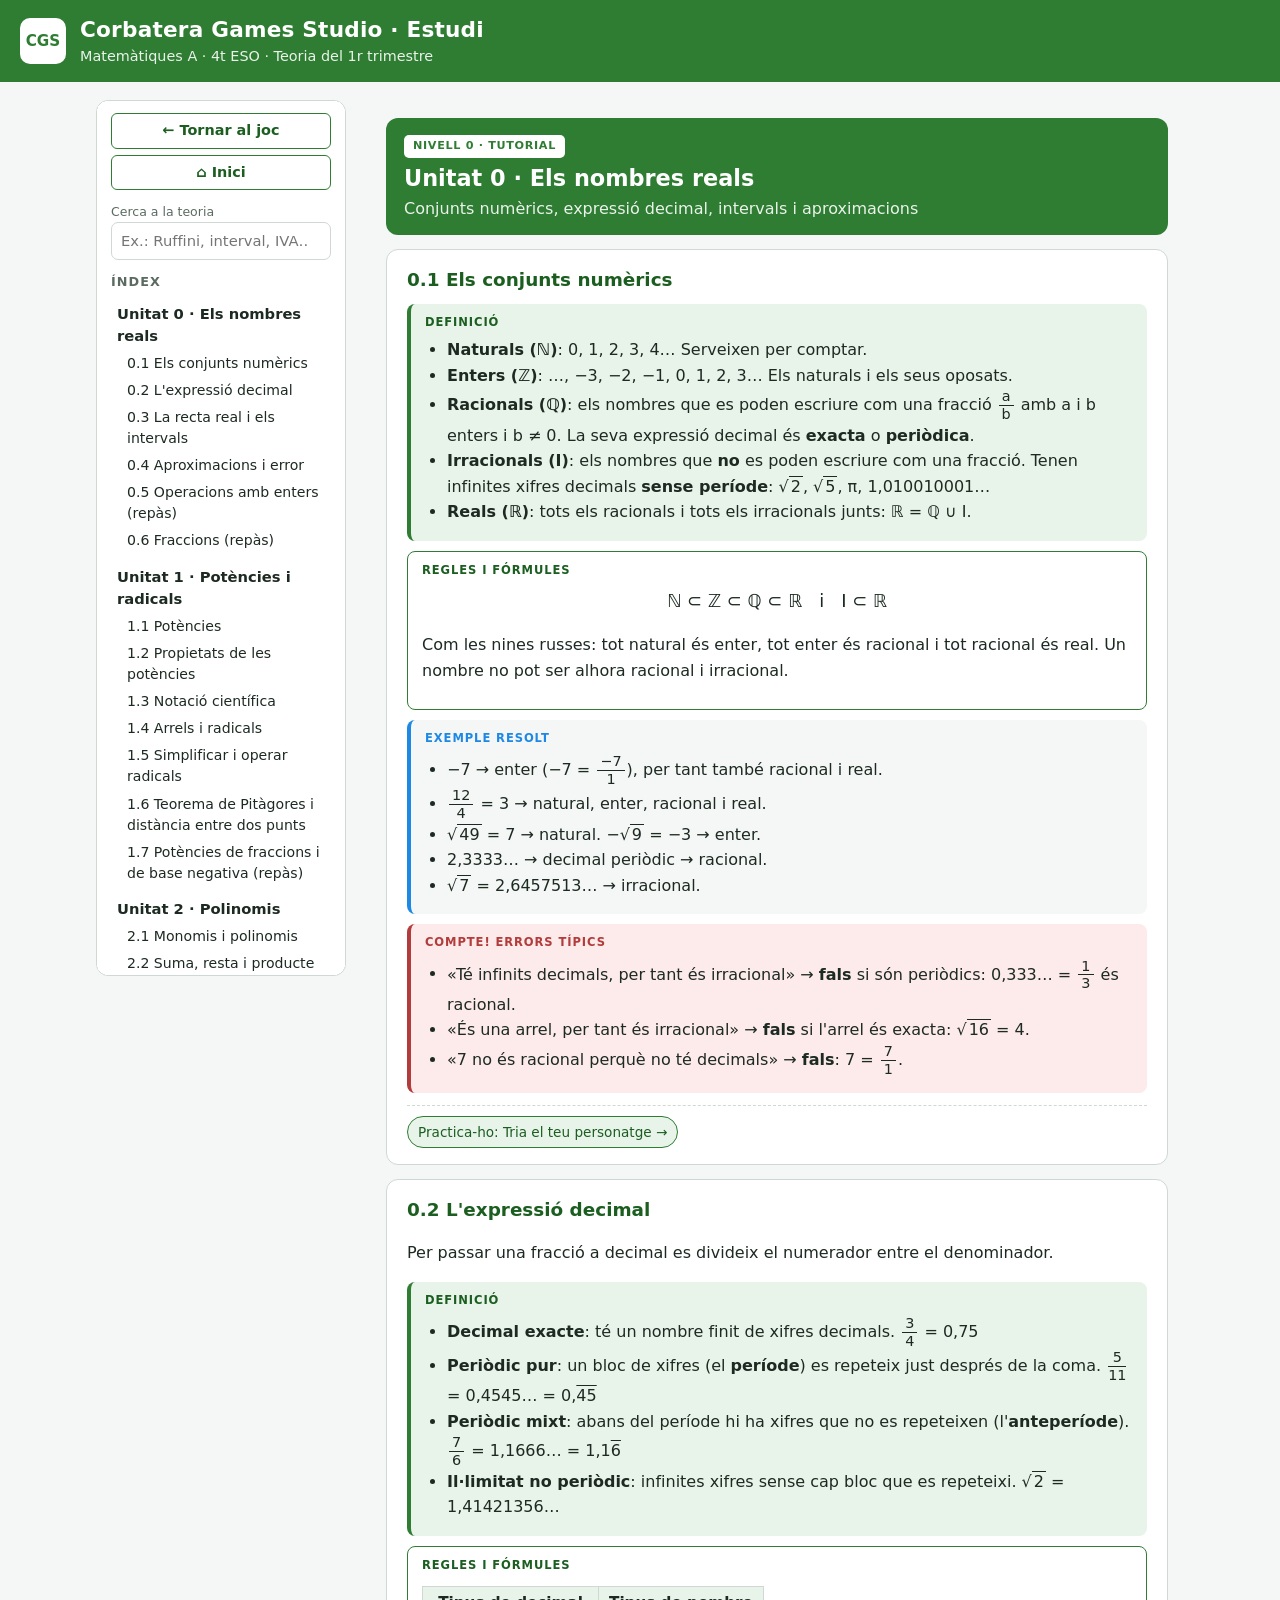
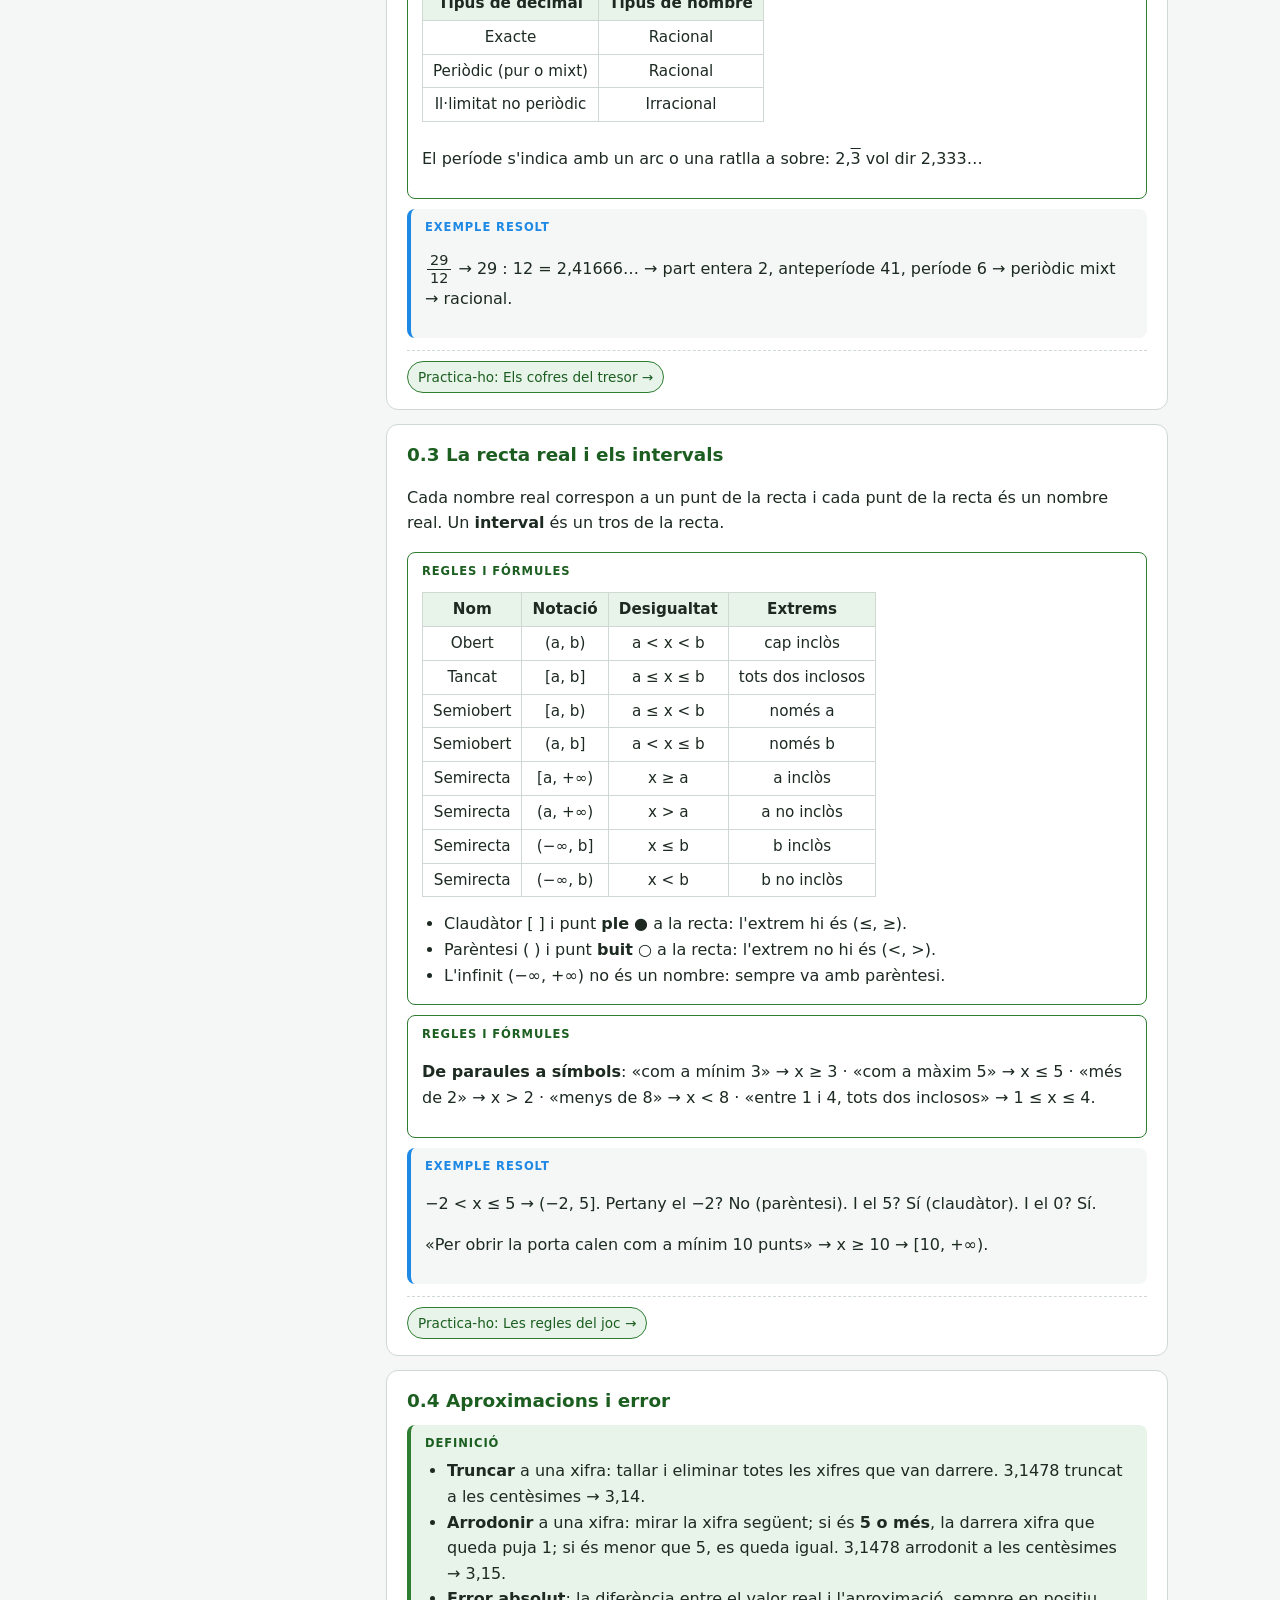
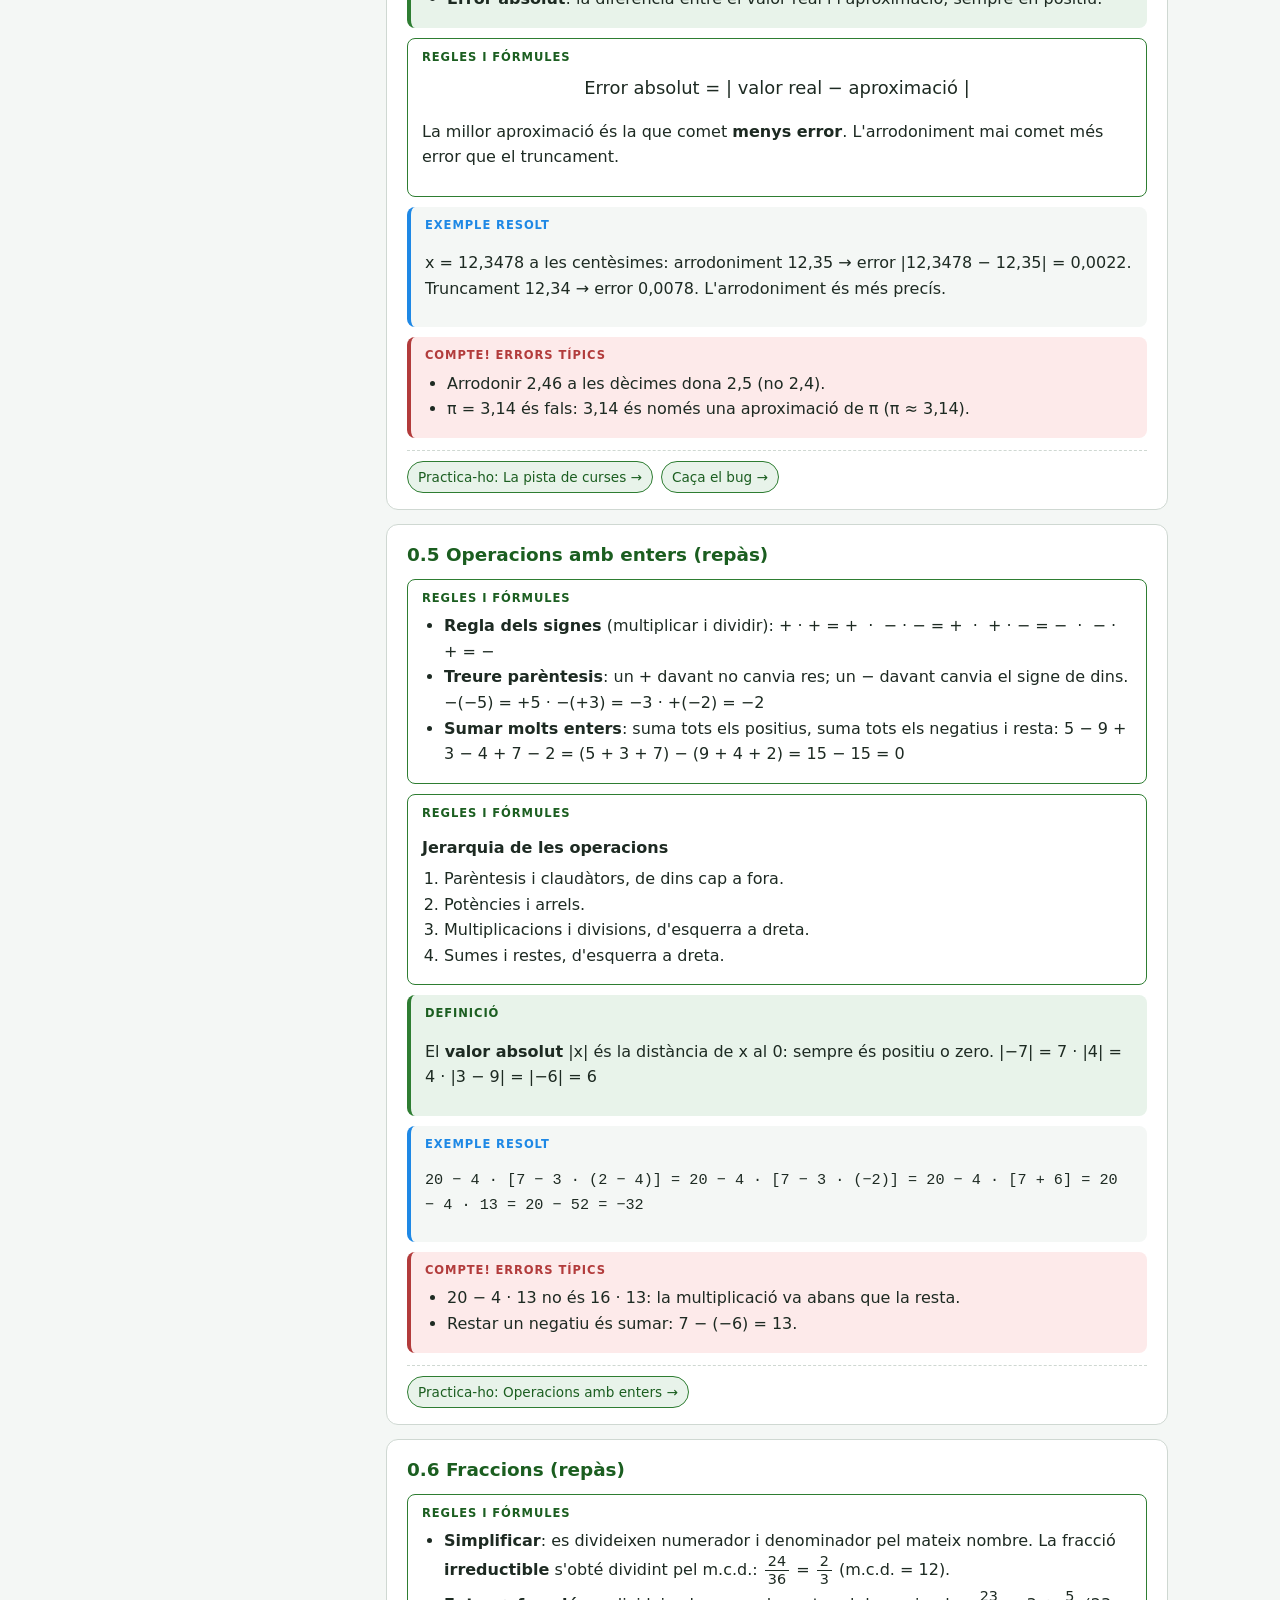
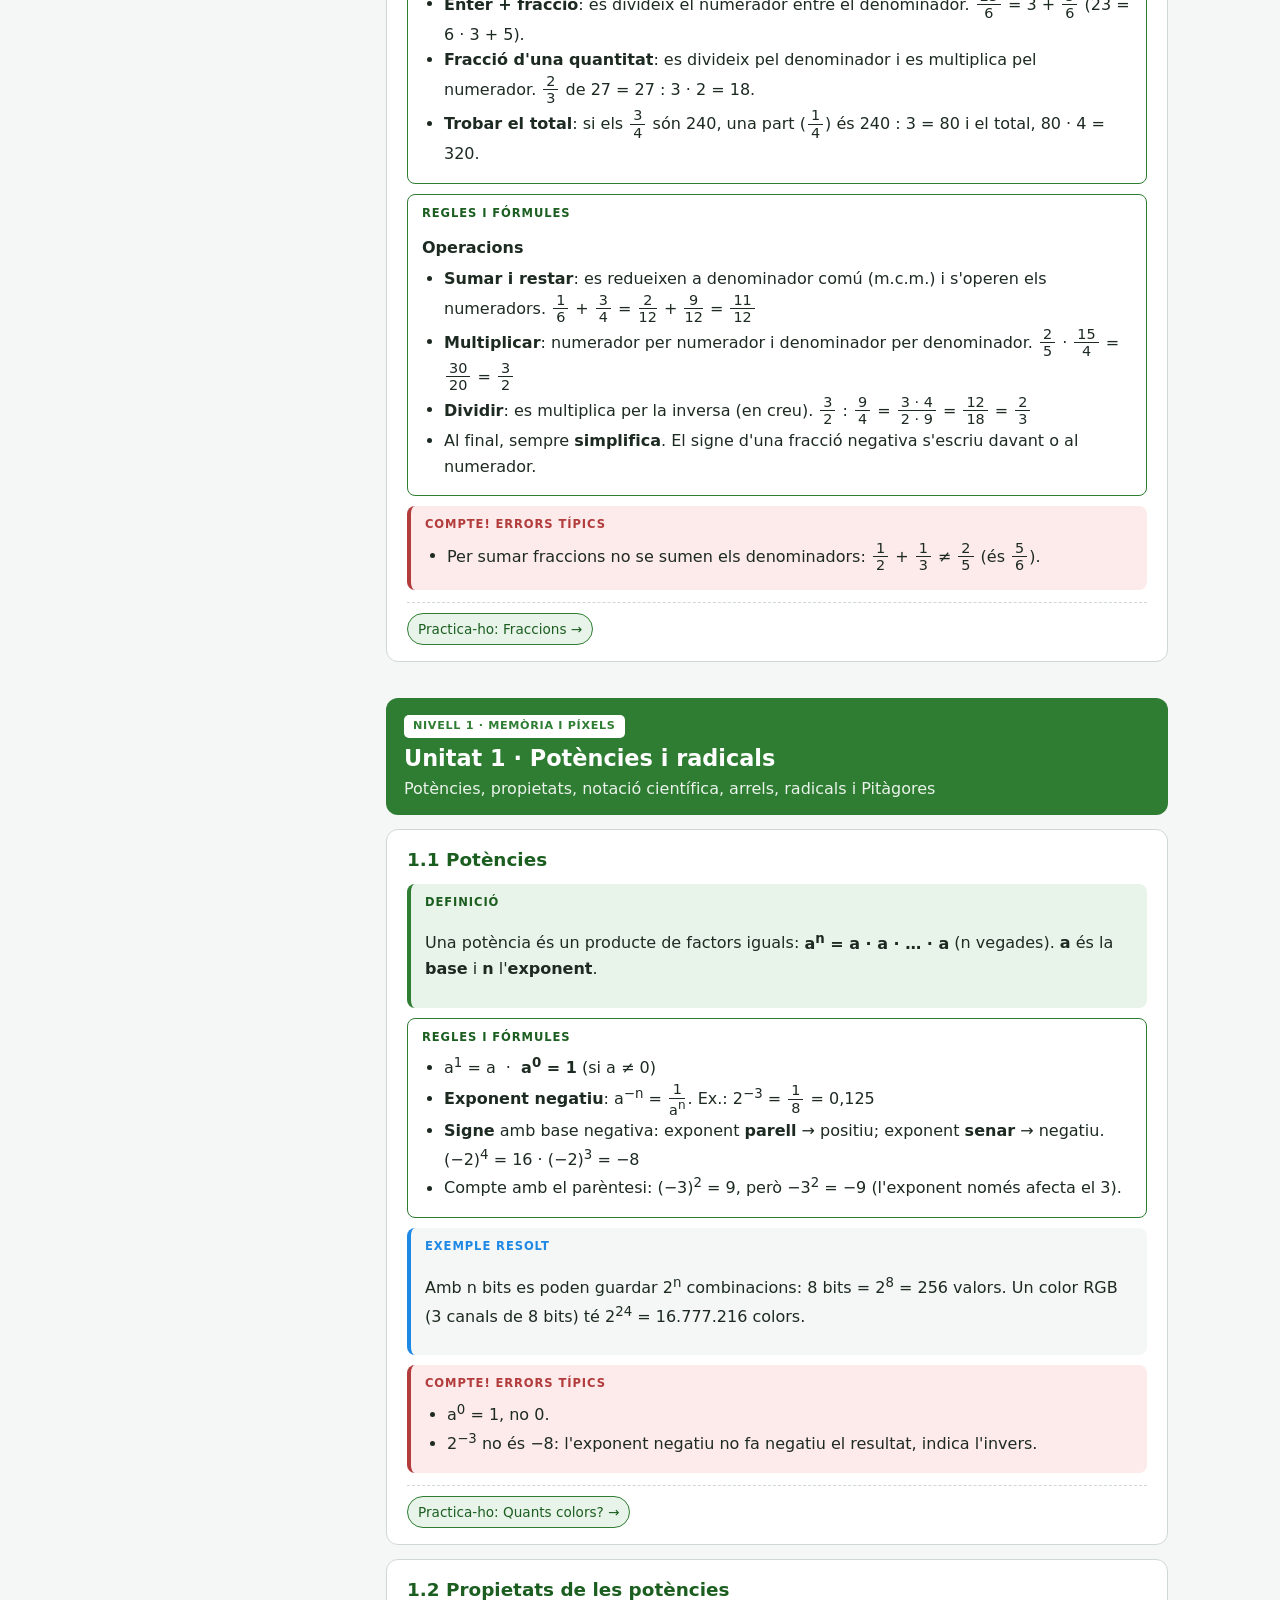
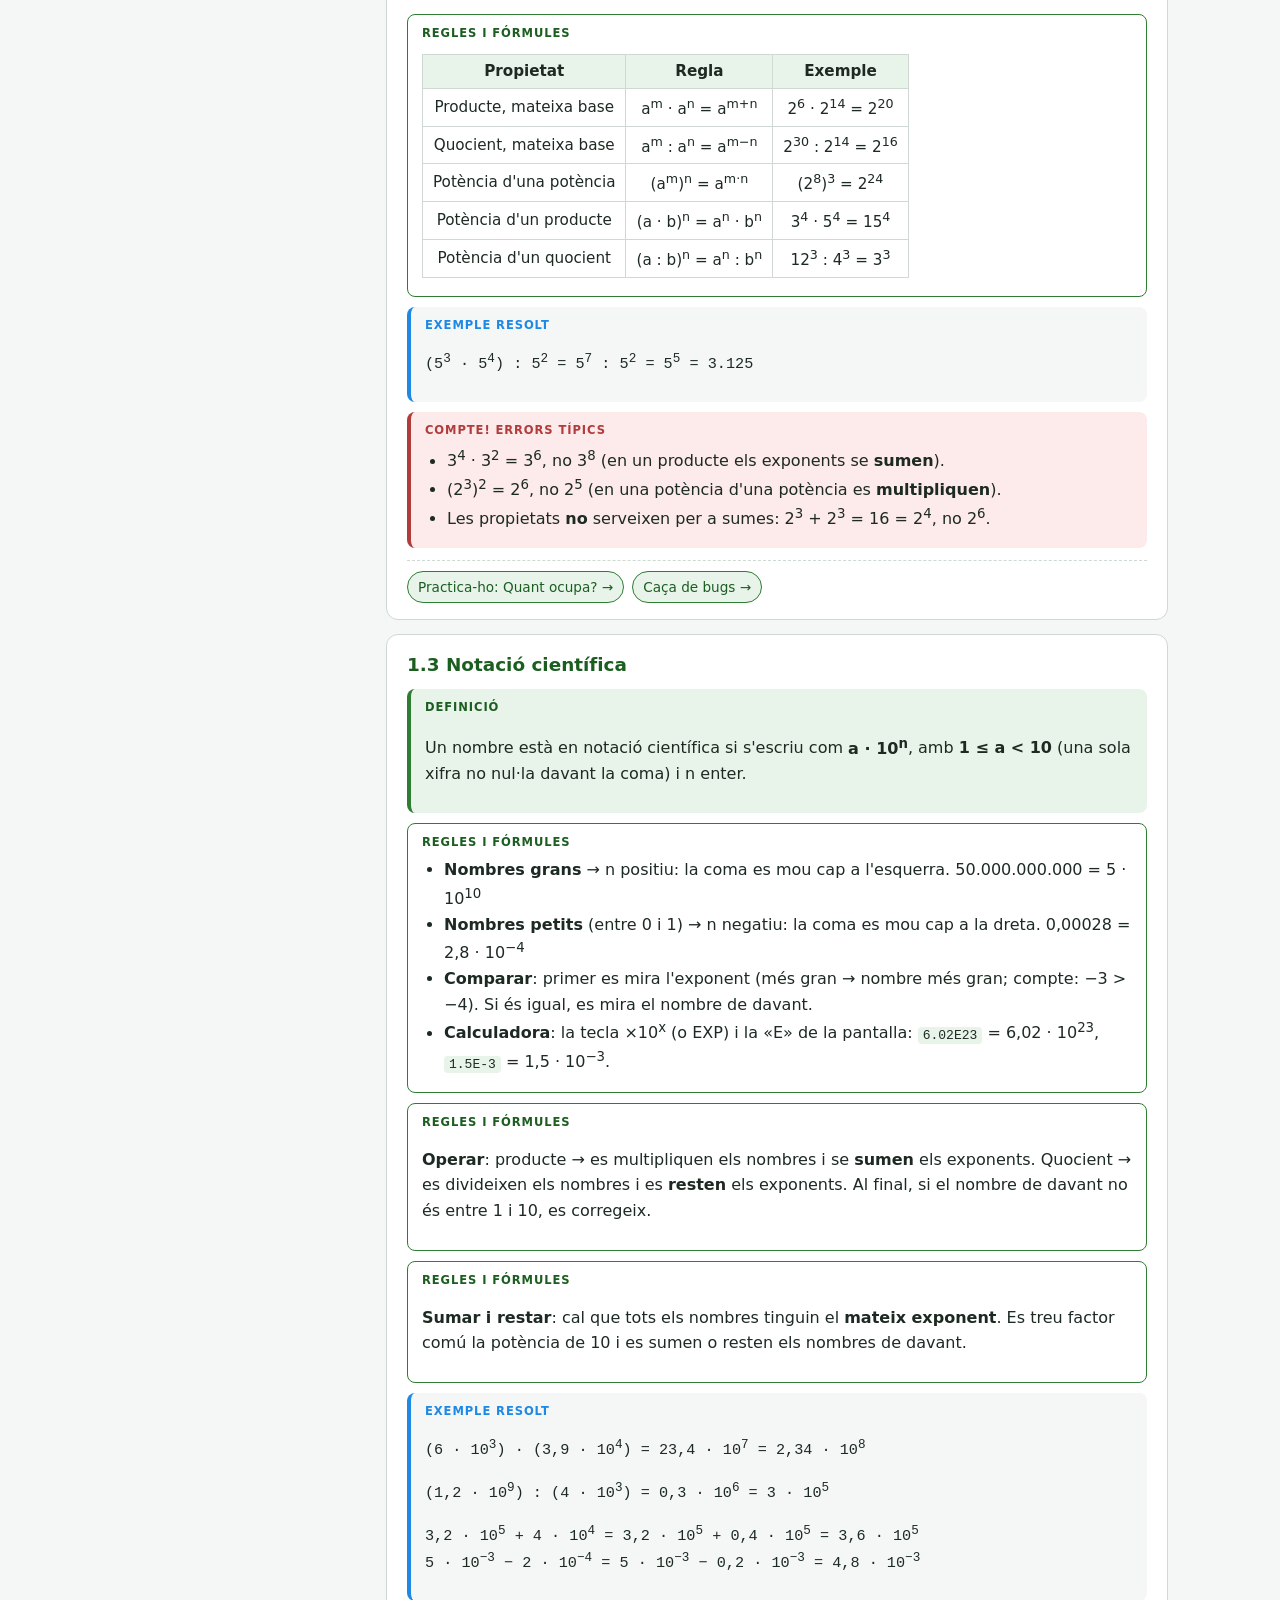
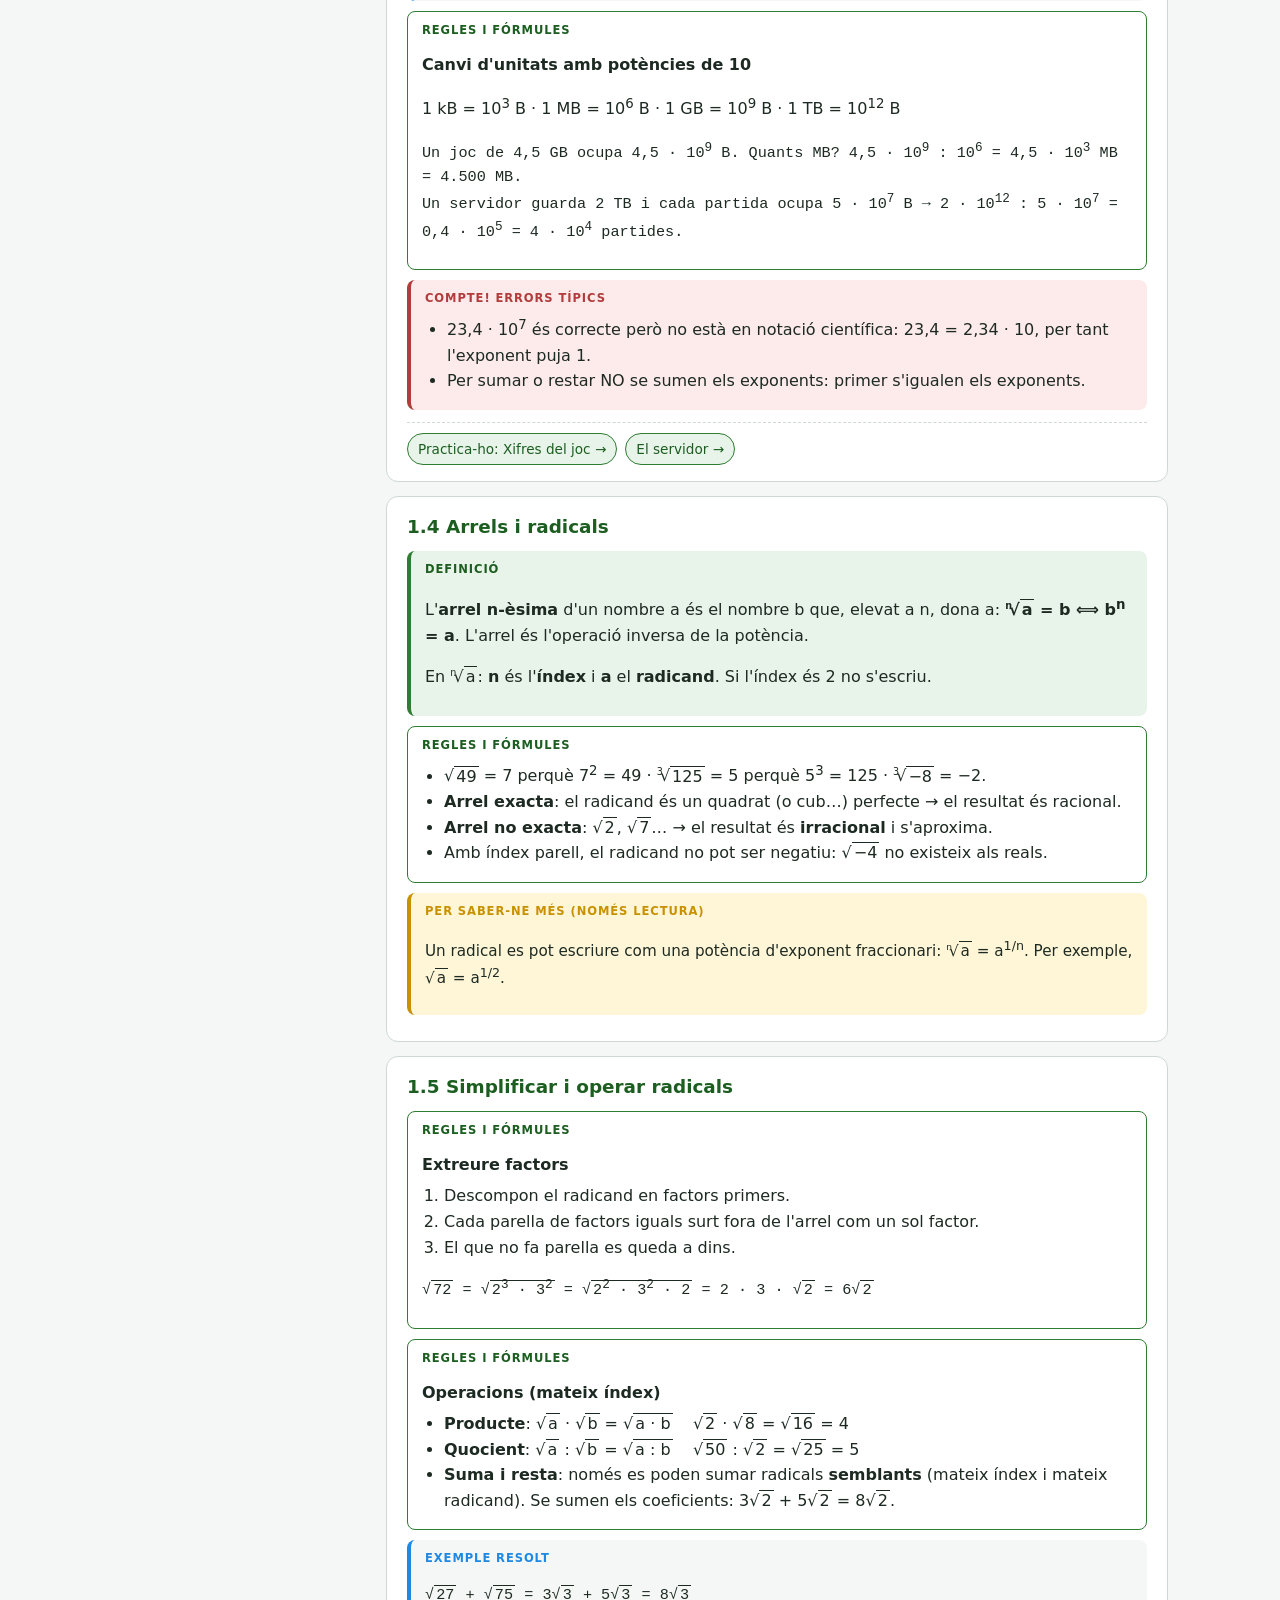
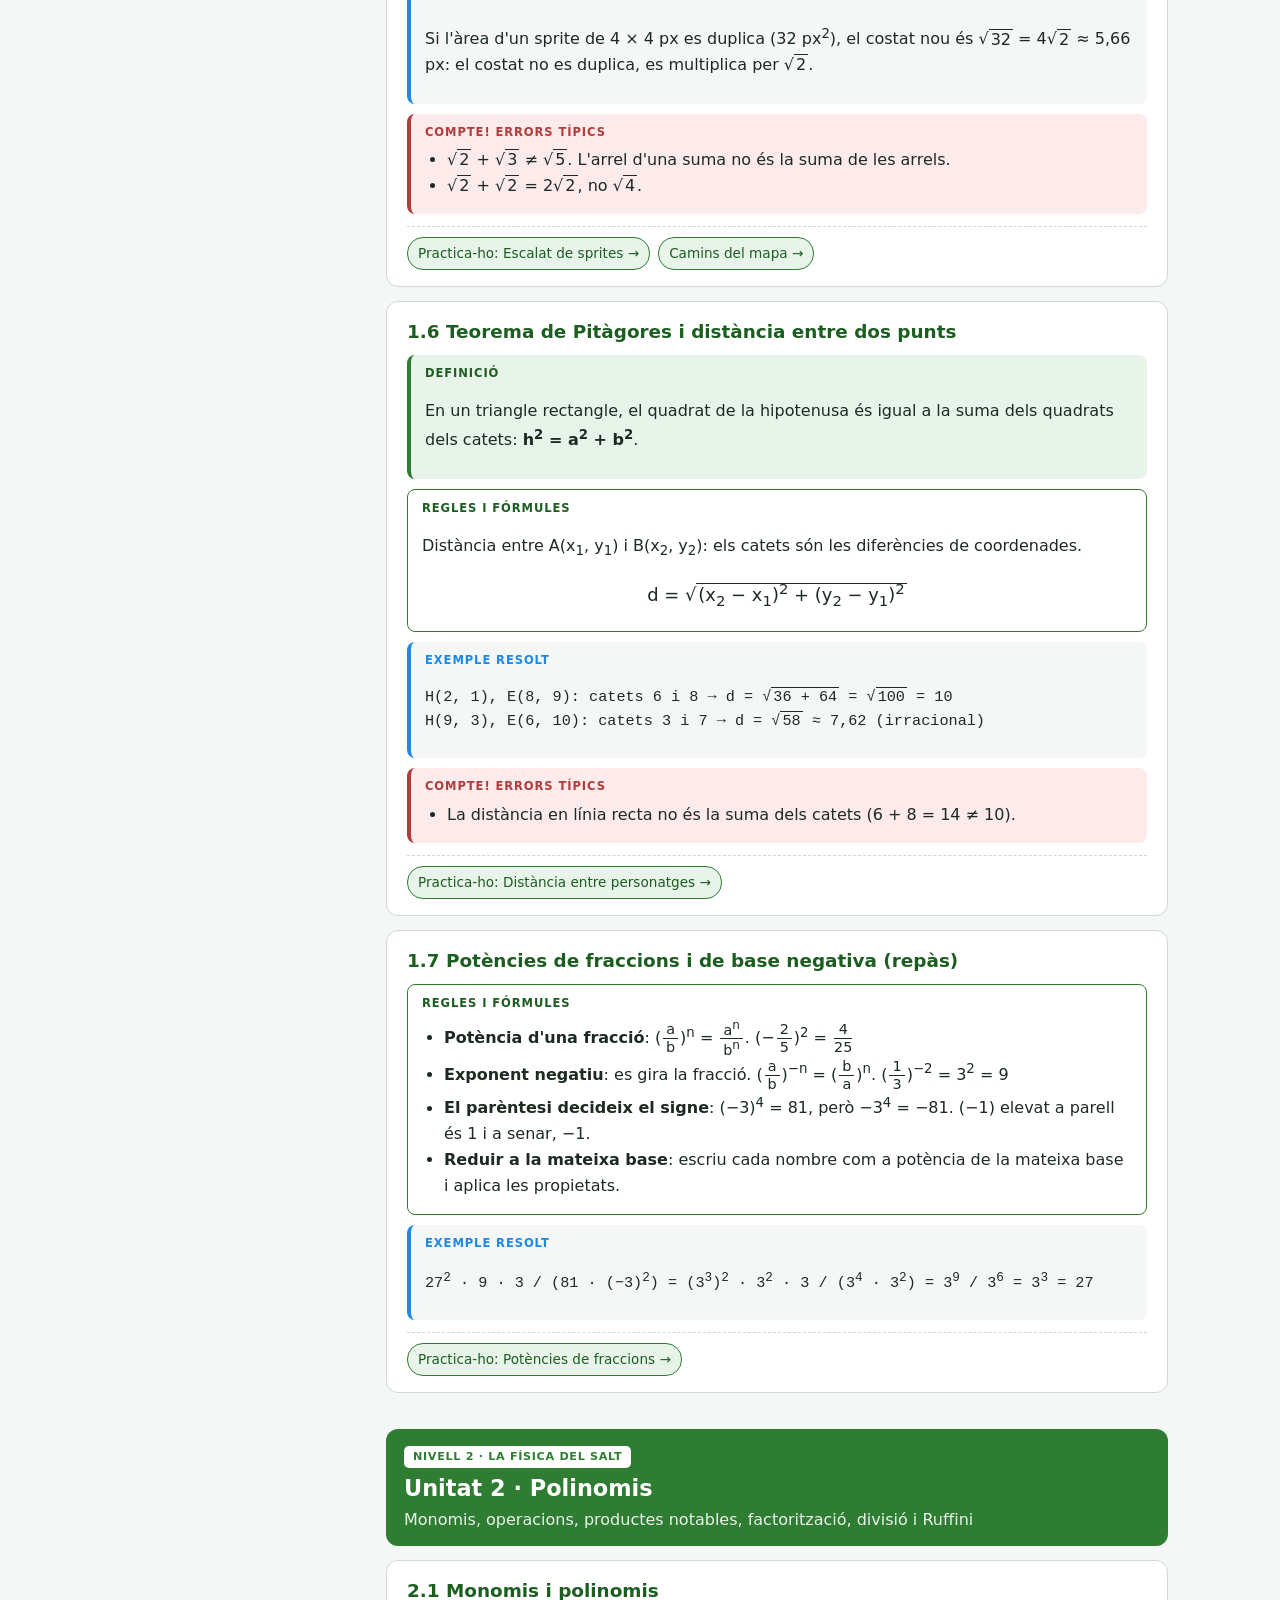
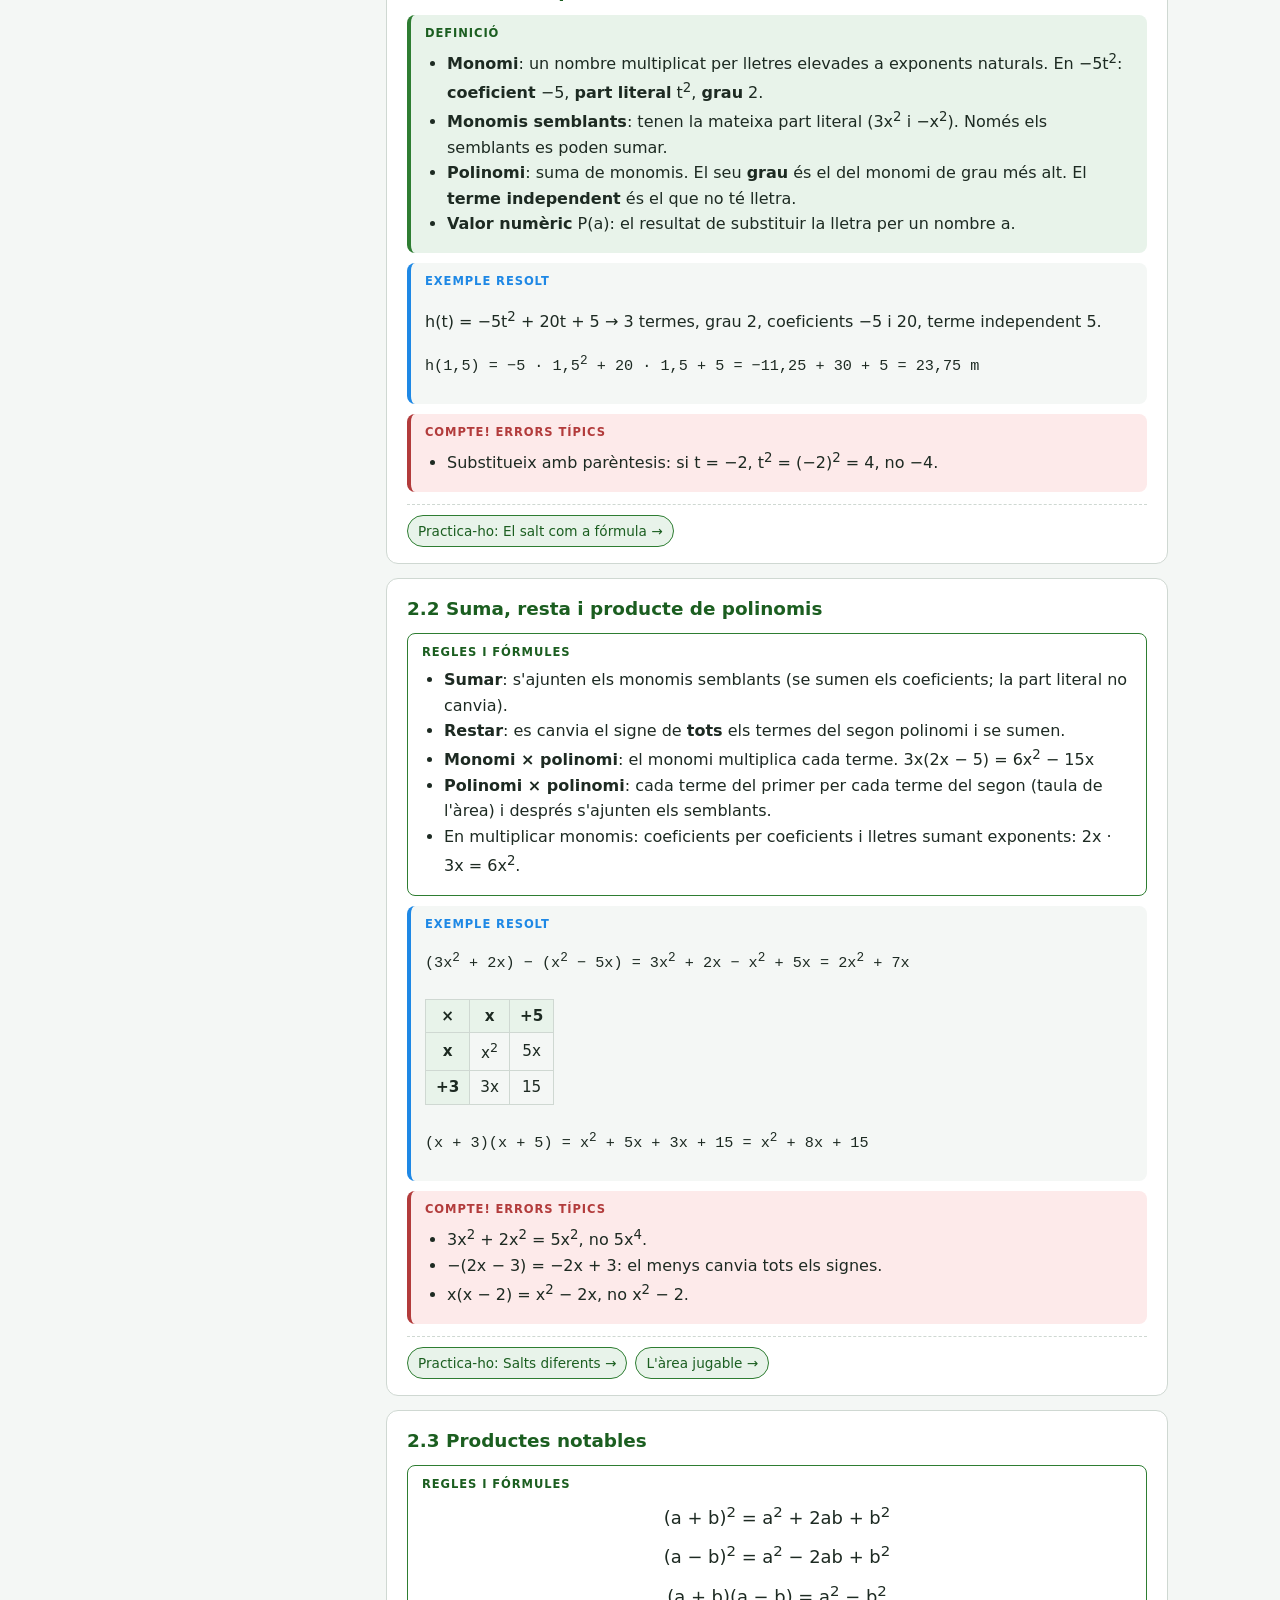
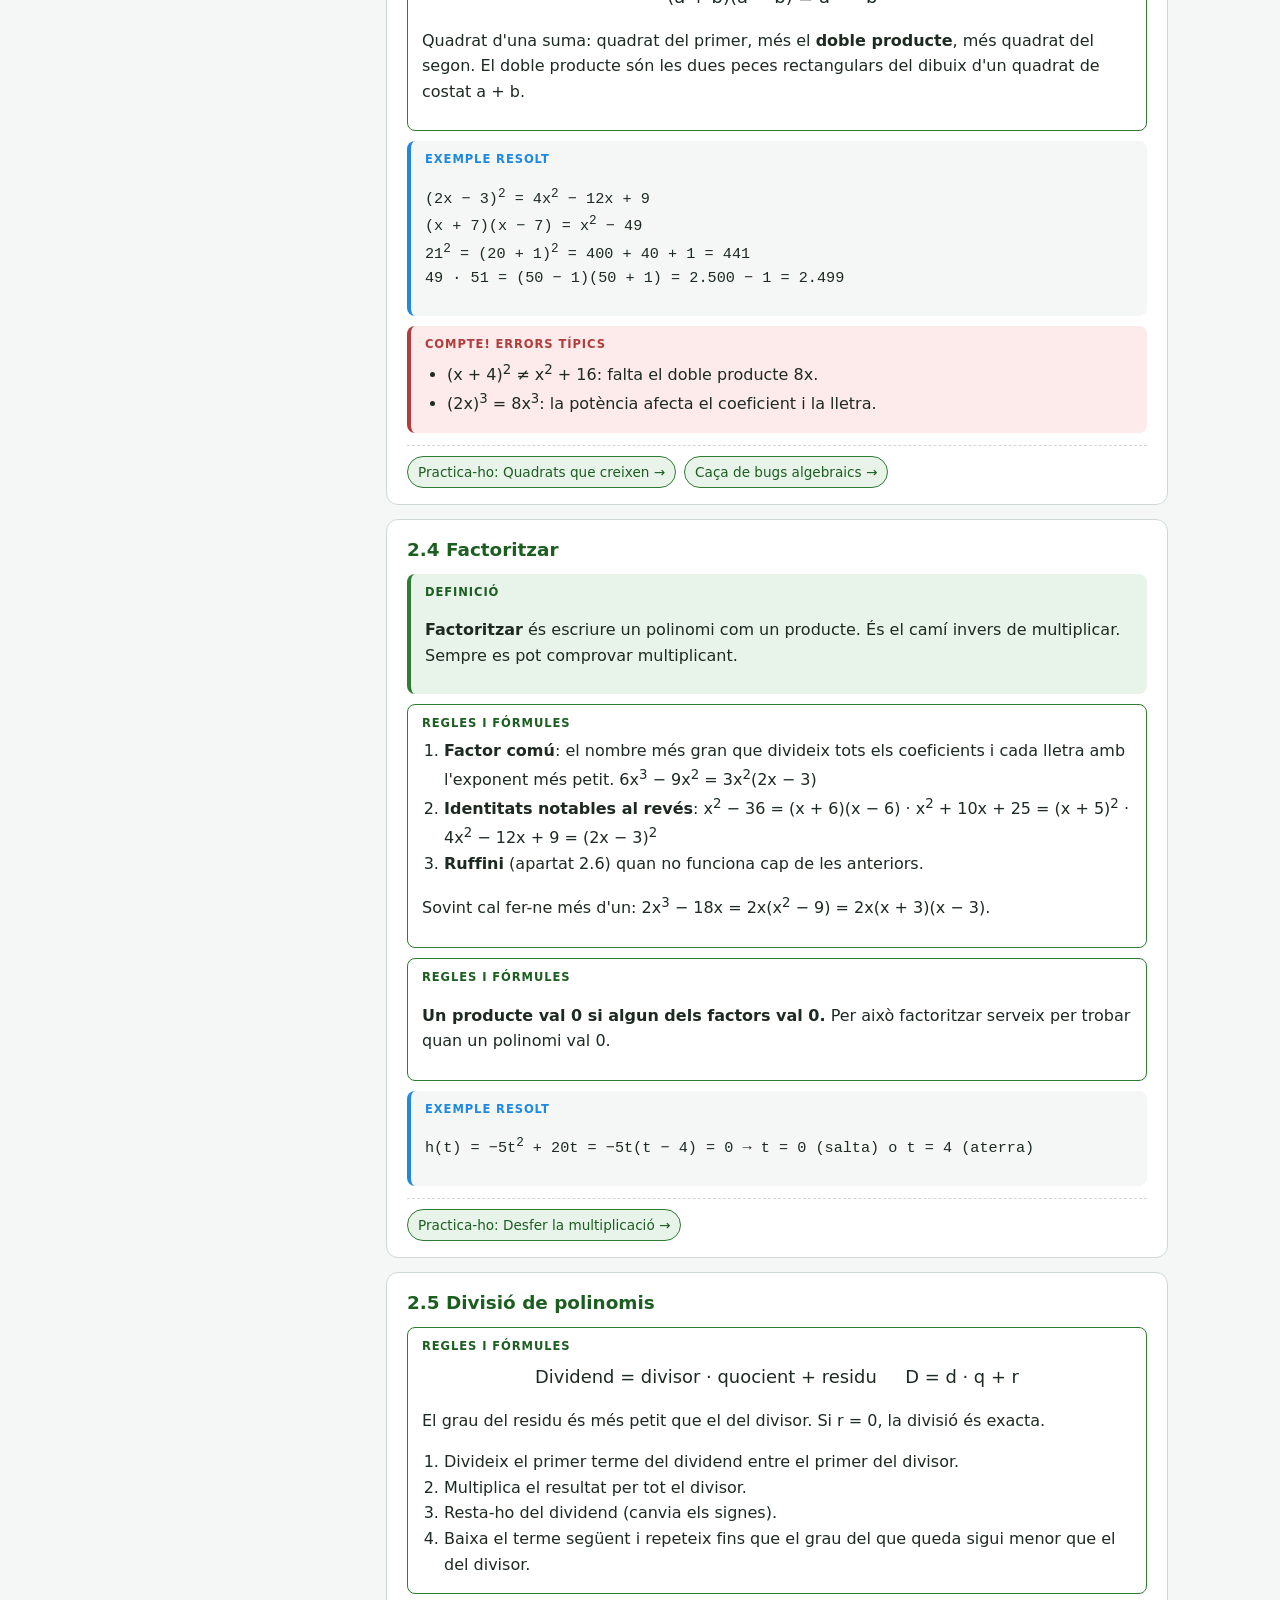
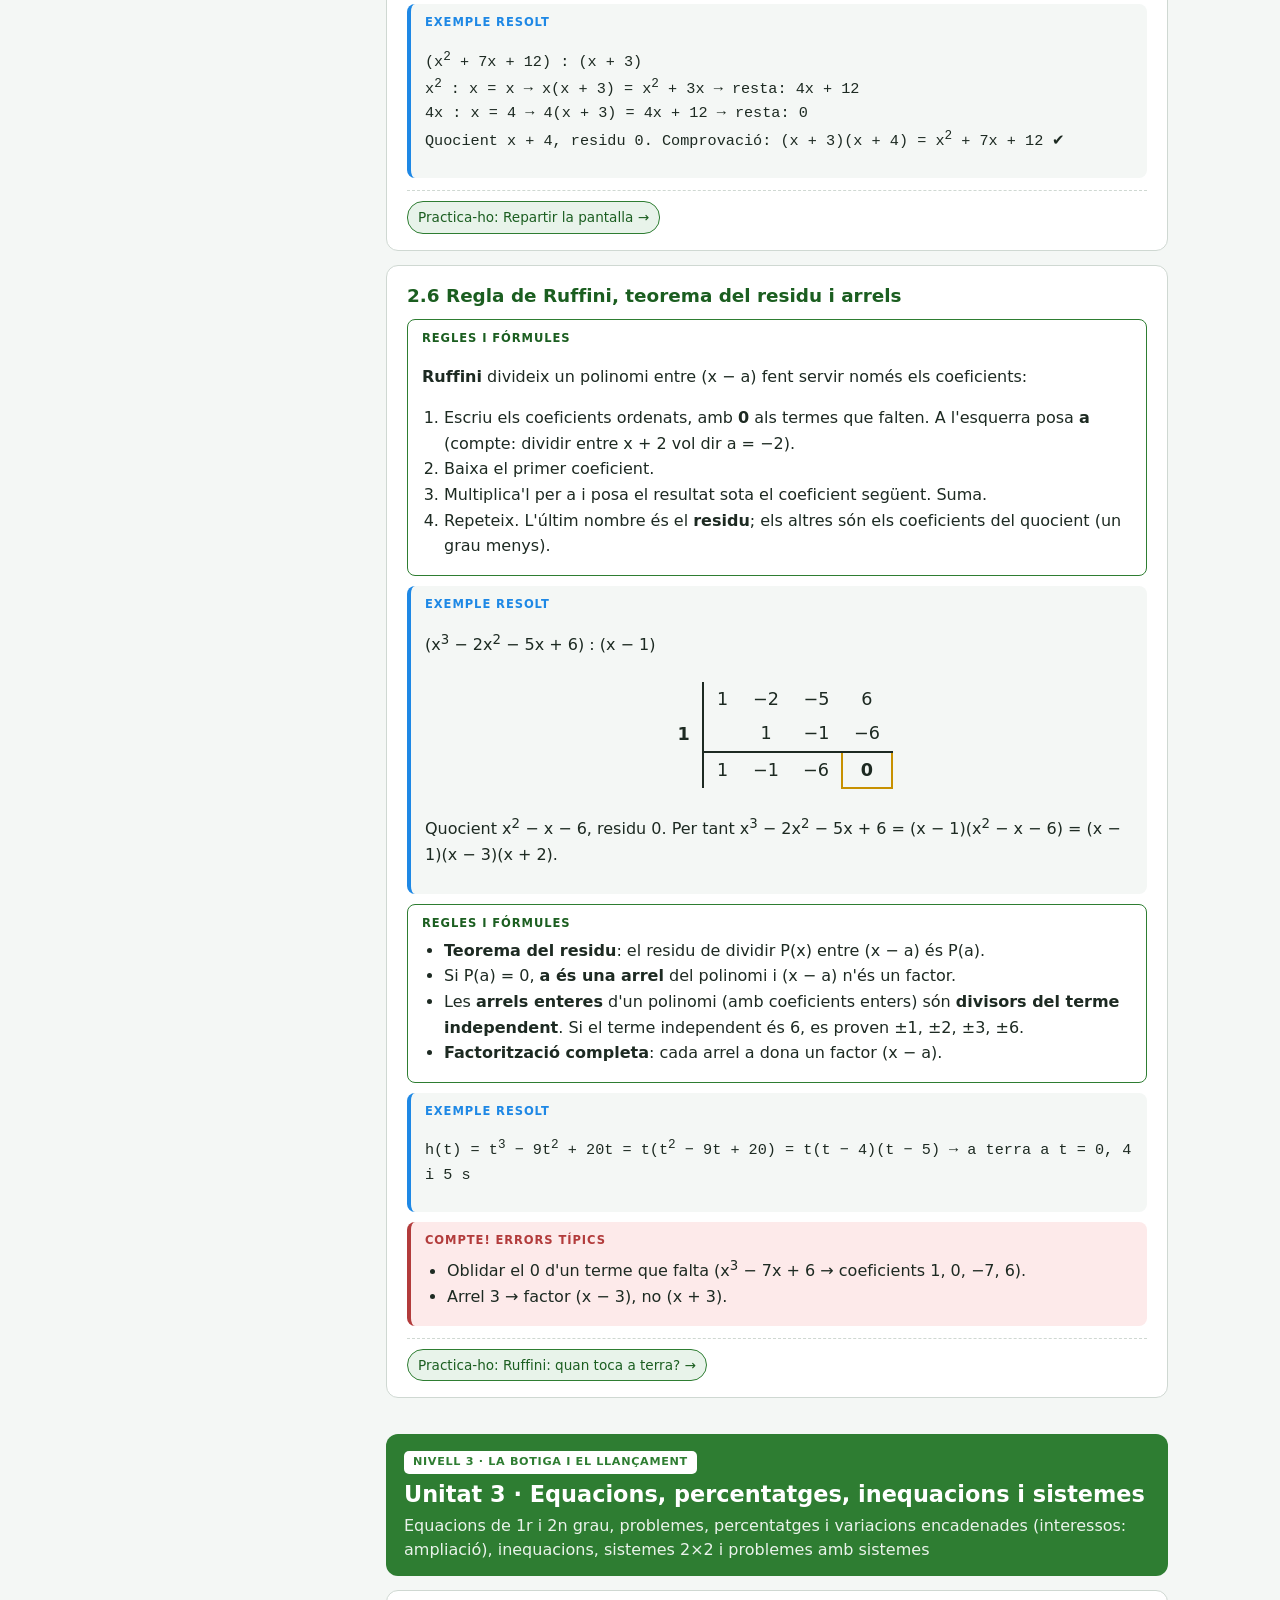
<file: estudi.html>
<!doctype html>
<html lang="ca">
<head>
  <meta charset="utf-8">
  <meta name="viewport" content="width=device-width, initial-scale=1">
  <title>Estudi · Corbatera Games Studio</title>
  <meta name="description" content="Teoria de Matemàtiques A (4t ESO) del 1r trimestre: nombres reals, potències i radicals, polinomis, equacions, percentatges, inequacions i sistemes.">
  <link rel="stylesheet" href="css/estil.css">
  <link rel="stylesheet" href="css/estudi.css">
</head>
<body>
  <header class="top">
    <div class="logo" aria-hidden="true">CGS</div>
    <div>
      <h1>Corbatera Games Studio · Estudi</h1>
      <p>Matemàtiques A · 4t ESO · Teoria del 1r trimestre</p>
    </div>
  </header>

  <div class="study">
    <nav class="toc" aria-label="Índex">
      <a href="temporada1.html" class="btn ghost sm" style="display:block;text-align:center;margin-bottom:6px">← Tornar al joc</a><a href="index.html" class="btn ghost sm" style="display:block;text-align:center;margin-bottom:10px">⌂ Inici</a>
      <label for="cerca" class="small">Cerca a la teoria</label>
      <input id="cerca" type="search" placeholder="Ex.: Ruffini, interval, IVA…" autocomplete="off">
      <h2>Índex</h2>
      <div id="tocl"></div>
      <div class="tools"><a class="btn ghost sm" href="formularis-1a.html">🧾 Formularis</a><button class="btn sm" onclick="window.print()">Imprimeix / PDF</button></div>
    </nav>

    <main id="contingut">
      <p class="nores" id="nores" hidden>No hi ha cap apartat que contingui aquesta paraula.</p>

      <!-- ===================================================== U1 ===================================================== -->
      <section class="unit" id="u1">
        <header><span class="badge">NIVELL 0 · TUTORIAL</span><h2>Unitat 0 · Els nombres reals</h2><p>Conjunts numèrics, expressió decimal, intervals i aproximacions</p></header>

        <article class="topic" id="u1-conjunts">
          <h3>0.1 Els conjunts numèrics</h3>
          <div class="def">
            <ul>
              <li><b>Naturals (ℕ)</b>: 0, 1, 2, 3, 4… Serveixen per comptar.</li>
              <li><b>Enters (ℤ)</b>: …, −3, −2, −1, 0, 1, 2, 3… Els naturals i els seus oposats.</li>
              <li><b>Racionals (ℚ)</b>: els nombres que es poden escriure com una fracció <span class="frac"><span>a</span><span>b</span></span> amb a i b enters i b ≠ 0. La seva expressió decimal és <b>exacta</b> o <b>periòdica</b>.</li>
              <li><b>Irracionals (I)</b>: els nombres que <b>no</b> es poden escriure com una fracció. Tenen infinites xifres decimals <b>sense període</b>: √<span class="rad">2</span>, √<span class="rad">5</span>, π, 1,010010001…</li>
              <li><b>Reals (ℝ)</b>: tots els racionals i tots els irracionals junts: ℝ = ℚ ∪ I.</li>
            </ul>
          </div>
          <div class="prop">
            <p class="f">ℕ ⊂ ℤ ⊂ ℚ ⊂ ℝ &nbsp;&nbsp;i&nbsp;&nbsp; I ⊂ ℝ</p>
            <p>Com les nines russes: tot natural és enter, tot enter és racional i tot racional és real. Un nombre no pot ser alhora racional i irracional.</p>
          </div>
          <div class="ex">
            <ul>
              <li>−7 → enter (−7 = <span class="frac"><span>−7</span><span>1</span></span>), per tant també racional i real.</li>
              <li><span class="frac"><span>12</span><span>4</span></span> = 3 → natural, enter, racional i real.</li>
              <li>√<span class="rad">49</span> = 7 → natural. −√<span class="rad">9</span> = −3 → enter.</li>
              <li>2,3333… → decimal periòdic → racional.</li>
              <li>√<span class="rad">7</span> = 2,6457513… → irracional.</li>
            </ul>
          </div>
          <div class="warn2">
            <ul>
              <li>«Té infinits decimals, per tant és irracional» → <b>fals</b> si són periòdics: 0,333… = <span class="frac"><span>1</span><span>3</span></span> és racional.</li>
              <li>«És una arrel, per tant és irracional» → <b>fals</b> si l'arrel és exacta: √<span class="rad">16</span> = 4.</li>
              <li>«7 no és racional perquè no té decimals» → <b>fals</b>: 7 = <span class="frac"><span>7</span><span>1</span></span>.</li>
            </ul>
          </div>
          <div class="practice"><a href="temporada1.html#jugar=N0M1">Practica-ho: Tria el teu personatge →</a></div>
        </article>

        <article class="topic" id="u1-decimals">
          <h3>0.2 L'expressió decimal</h3>
          <p>Per passar una fracció a decimal es divideix el numerador entre el denominador.</p>
          <div class="def">
            <ul>
              <li><b>Decimal exacte</b>: té un nombre finit de xifres decimals. <span class="frac"><span>3</span><span>4</span></span> = 0,75</li>
              <li><b>Periòdic pur</b>: un bloc de xifres (el <b>període</b>) es repeteix just després de la coma. <span class="frac"><span>5</span><span>11</span></span> = 0,4545… = 0,<span class="per">45</span></li>
              <li><b>Periòdic mixt</b>: abans del període hi ha xifres que no es repeteixen (l'<b>anteperíode</b>). <span class="frac"><span>7</span><span>6</span></span> = 1,1666… = 1,1<span class="per">6</span></li>
              <li><b>Il·limitat no periòdic</b>: infinites xifres sense cap bloc que es repeteixi. √<span class="rad">2</span> = 1,41421356…</li>
            </ul>
          </div>
          <div class="prop">
            <div class="tblwrap"><table class="tbl">
              <tr><th>Tipus de decimal</th><th>Tipus de nombre</th></tr>
              <tr><td>Exacte</td><td>Racional</td></tr>
              <tr><td>Periòdic (pur o mixt)</td><td>Racional</td></tr>
              <tr><td>Il·limitat no periòdic</td><td>Irracional</td></tr>
            </table></div>
            <p>El període s'indica amb un arc o una ratlla a sobre: 2,<span class="per">3</span> vol dir 2,333…</p>
          </div>
          <div class="ex">
            <p><span class="frac"><span>29</span><span>12</span></span> → 29 : 12 = 2,41666… → part entera 2, anteperíode 41, període 6 → periòdic mixt → racional.</p>
          </div>
          <div class="practice"><a href="temporada1.html#jugar=N0M2">Practica-ho: Els cofres del tresor →</a></div>
        </article>

        <article class="topic" id="u1-intervals">
          <h3>0.3 La recta real i els intervals</h3>
          <p>Cada nombre real correspon a un punt de la recta i cada punt de la recta és un nombre real. Un <b>interval</b> és un tros de la recta.</p>
          <div class="prop">
            <div class="tblwrap"><table class="tbl">
              <tr><th>Nom</th><th>Notació</th><th>Desigualtat</th><th>Extrems</th></tr>
              <tr><td>Obert</td><td>(a, b)</td><td>a &lt; x &lt; b</td><td>cap inclòs</td></tr>
              <tr><td>Tancat</td><td>[a, b]</td><td>a ≤ x ≤ b</td><td>tots dos inclosos</td></tr>
              <tr><td>Semiobert</td><td>[a, b)</td><td>a ≤ x &lt; b</td><td>només a</td></tr>
              <tr><td>Semiobert</td><td>(a, b]</td><td>a &lt; x ≤ b</td><td>només b</td></tr>
              <tr><td>Semirecta</td><td>[a, +∞)</td><td>x ≥ a</td><td>a inclòs</td></tr>
              <tr><td>Semirecta</td><td>(a, +∞)</td><td>x &gt; a</td><td>a no inclòs</td></tr>
              <tr><td>Semirecta</td><td>(−∞, b]</td><td>x ≤ b</td><td>b inclòs</td></tr>
              <tr><td>Semirecta</td><td>(−∞, b)</td><td>x &lt; b</td><td>b no inclòs</td></tr>
            </table></div>
            <ul>
              <li>Claudàtor [ ] i punt <b>ple</b> ● a la recta: l'extrem hi és (≤, ≥).</li>
              <li>Parèntesi ( ) i punt <b>buit</b> ○ a la recta: l'extrem no hi és (&lt;, &gt;).</li>
              <li>L'infinit (−∞, +∞) no és un nombre: sempre va amb parèntesi.</li>
            </ul>
          </div>
          <div class="prop">
            <p><b>De paraules a símbols</b>: «com a mínim 3» → x ≥ 3 · «com a màxim 5» → x ≤ 5 · «més de 2» → x &gt; 2 · «menys de 8» → x &lt; 8 · «entre 1 i 4, tots dos inclosos» → 1 ≤ x ≤ 4.</p>
          </div>
          <div class="ex">
            <p>−2 &lt; x ≤ 5 → (−2, 5]. Pertany el −2? No (parèntesi). I el 5? Sí (claudàtor). I el 0? Sí.</p>
            <p>«Per obrir la porta calen com a mínim 10 punts» → x ≥ 10 → [10, +∞).</p>
          </div>
          <div class="practice"><a href="temporada1.html#jugar=N0M3">Practica-ho: Les regles del joc →</a></div>
        </article>

        <article class="topic" id="u1-aproximacions">
          <h3>0.4 Aproximacions i error</h3>
          <div class="def">
            <ul>
              <li><b>Truncar</b> a una xifra: tallar i eliminar totes les xifres que van darrere. 3,1478 truncat a les centèsimes → 3,14.</li>
              <li><b>Arrodonir</b> a una xifra: mirar la xifra següent; si és <b>5 o més</b>, la darrera xifra que queda puja 1; si és menor que 5, es queda igual. 3,1478 arrodonit a les centèsimes → 3,15.</li>
              <li><b>Error absolut</b>: la diferència entre el valor real i l'aproximació, sempre en positiu.</li>
            </ul>
          </div>
          <div class="prop"><p class="f">Error absolut = | valor real − aproximació |</p><p>La millor aproximació és la que comet <b>menys error</b>. L'arrodoniment mai comet més error que el truncament.</p></div>
          <div class="ex">
            <p>x = 12,3478 a les centèsimes: arrodoniment 12,35 → error |12,3478 − 12,35| = 0,0022. Truncament 12,34 → error 0,0078. L'arrodoniment és més precís.</p>
          </div>
          <div class="warn2"><ul><li>Arrodonir 2,46 a les dècimes dona 2,5 (no 2,4).</li><li>π = 3,14 és fals: 3,14 és només una aproximació de π (π ≈ 3,14).</li></ul></div>
          <div class="practice"><a href="temporada1.html#jugar=N0M4">Practica-ho: La pista de curses →</a><a href="temporada1.html#jugar=N0M5">Caça el bug →</a></div>
        </article>

        <article class="topic" id="u1-enters">
          <h3>0.5 Operacions amb enters (repàs)</h3>
          <div class="prop">
            <ul>
              <li><b>Regla dels signes</b> (multiplicar i dividir): + · + = + &nbsp;·&nbsp; − · − = + &nbsp;·&nbsp; + · − = − &nbsp;·&nbsp; − · + = −</li>
              <li><b>Treure parèntesis</b>: un + davant no canvia res; un − davant canvia el signe de dins. −(−5) = +5 · −(+3) = −3 · +(−2) = −2</li>
              <li><b>Sumar molts enters</b>: suma tots els positius, suma tots els negatius i resta: 5 − 9 + 3 − 4 + 7 − 2 = (5 + 3 + 7) − (9 + 4 + 2) = 15 − 15 = 0</li>
            </ul>
          </div>
          <div class="prop">
            <h4>Jerarquia de les operacions</h4>
            <ol><li>Parèntesis i claudàtors, de dins cap a fora.</li><li>Potències i arrels.</li><li>Multiplicacions i divisions, d'esquerra a dreta.</li><li>Sumes i restes, d'esquerra a dreta.</li></ol>
          </div>
          <div class="def"><p>El <b>valor absolut</b> |x| és la distància de x al 0: sempre és positiu o zero. |−7| = 7 · |4| = 4 · |3 − 9| = |−6| = 6</p></div>
          <div class="ex"><p class="st">20 − 4 · [7 − 3 · (2 − 4)] = 20 − 4 · [7 − 3 · (−2)] = 20 − 4 · [7 + 6] = 20 − 4 · 13 = 20 − 52 = −32</p></div>
          <div class="warn2"><ul><li>20 − 4 · 13 no és 16 · 13: la multiplicació va abans que la resta.</li><li>Restar un negatiu és sumar: 7 − (−6) = 13.</li></ul></div>
          <div class="practice"><a href="temporada1.html#jugar=N0M6">Practica-ho: Operacions amb enters →</a></div>
        </article>

        <article class="topic" id="u1-fraccions">
          <h3>0.6 Fraccions (repàs)</h3>
          <div class="prop">
            <ul>
              <li><b>Simplificar</b>: es divideixen numerador i denominador pel mateix nombre. La fracció <b>irreductible</b> s'obté dividint pel m.c.d.: <span class="frac"><span>24</span><span>36</span></span> = <span class="frac"><span>2</span><span>3</span></span> (m.c.d. = 12).</li>
              <li><b>Enter + fracció</b>: es divideix el numerador entre el denominador. <span class="frac"><span>23</span><span>6</span></span> = 3 + <span class="frac"><span>5</span><span>6</span></span> (23 = 6 · 3 + 5).</li>
              <li><b>Fracció d'una quantitat</b>: es divideix pel denominador i es multiplica pel numerador. <span class="frac"><span>2</span><span>3</span></span> de 27 = 27 : 3 · 2 = 18.</li>
              <li><b>Trobar el total</b>: si els <span class="frac"><span>3</span><span>4</span></span> són 240, una part (<span class="frac"><span>1</span><span>4</span></span>) és 240 : 3 = 80 i el total, 80 · 4 = 320.</li>
            </ul>
          </div>
          <div class="prop">
            <h4>Operacions</h4>
            <ul>
              <li><b>Sumar i restar</b>: es redueixen a denominador comú (m.c.m.) i s'operen els numeradors. <span class="frac"><span>1</span><span>6</span></span> + <span class="frac"><span>3</span><span>4</span></span> = <span class="frac"><span>2</span><span>12</span></span> + <span class="frac"><span>9</span><span>12</span></span> = <span class="frac"><span>11</span><span>12</span></span></li>
              <li><b>Multiplicar</b>: numerador per numerador i denominador per denominador. <span class="frac"><span>2</span><span>5</span></span> · <span class="frac"><span>15</span><span>4</span></span> = <span class="frac"><span>30</span><span>20</span></span> = <span class="frac"><span>3</span><span>2</span></span></li>
              <li><b>Dividir</b>: es multiplica per la inversa (en creu). <span class="frac"><span>3</span><span>2</span></span> : <span class="frac"><span>9</span><span>4</span></span> = <span class="frac"><span>3 · 4</span><span>2 · 9</span></span> = <span class="frac"><span>12</span><span>18</span></span> = <span class="frac"><span>2</span><span>3</span></span></li>
              <li>Al final, sempre <b>simplifica</b>. El signe d'una fracció negativa s'escriu davant o al numerador.</li>
            </ul>
          </div>
          <div class="warn2"><ul><li>Per sumar fraccions no se sumen els denominadors: <span class="frac"><span>1</span><span>2</span></span> + <span class="frac"><span>1</span><span>3</span></span> ≠ <span class="frac"><span>2</span><span>5</span></span> (és <span class="frac"><span>5</span><span>6</span></span>).</li></ul></div>
          <div class="practice"><a href="temporada1.html#jugar=N0M7">Practica-ho: Fraccions →</a></div>
        </article>
      </section>

      <!-- ===================================================== U2 ===================================================== -->
      <section class="unit" id="u2">
        <header><span class="badge">NIVELL 1 · MEMÒRIA I PÍXELS</span><h2>Unitat 1 · Potències i radicals</h2><p>Potències, propietats, notació científica, arrels, radicals i Pitàgores</p></header>

        <article class="topic" id="u2-potencies">
          <h3>1.1 Potències</h3>
          <div class="def">
            <p>Una potència és un producte de factors iguals: <b>a<sup>n</sup> = a · a · … · a</b> (n vegades). <b>a</b> és la <b>base</b> i <b>n</b> l'<b>exponent</b>.</p>
          </div>
          <div class="prop">
            <ul>
              <li>a<sup>1</sup> = a &nbsp;·&nbsp; <b>a<sup>0</sup> = 1</b> (si a ≠ 0)</li>
              <li><b>Exponent negatiu</b>: a<sup>−n</sup> = <span class="frac"><span>1</span><span>a<sup>n</sup></span></span>. Ex.: 2<sup>−3</sup> = <span class="frac"><span>1</span><span>8</span></span> = 0,125</li>
              <li><b>Signe</b> amb base negativa: exponent <b>parell</b> → positiu; exponent <b>senar</b> → negatiu. (−2)<sup>4</sup> = 16 · (−2)<sup>3</sup> = −8</li>
              <li>Compte amb el parèntesi: (−3)<sup>2</sup> = 9, però −3<sup>2</sup> = −9 (l'exponent només afecta el 3).</li>
            </ul>
          </div>
          <div class="ex"><p>Amb n bits es poden guardar 2<sup>n</sup> combinacions: 8 bits = 2<sup>8</sup> = 256 valors. Un color RGB (3 canals de 8 bits) té 2<sup>24</sup> = 16.777.216 colors.</p></div>
          <div class="warn2"><ul><li>a<sup>0</sup> = 1, no 0.</li><li>2<sup>−3</sup> no és −8: l'exponent negatiu no fa negatiu el resultat, indica l'invers.</li></ul></div>
          <div class="practice"><a href="temporada1.html#jugar=N1M1">Practica-ho: Quants colors? →</a></div>
        </article>

        <article class="topic" id="u2-propietats">
          <h3>1.2 Propietats de les potències</h3>
          <div class="prop">
            <div class="tblwrap"><table class="tbl">
              <tr><th>Propietat</th><th>Regla</th><th>Exemple</th></tr>
              <tr><td>Producte, mateixa base</td><td>a<sup>m</sup> · a<sup>n</sup> = a<sup>m+n</sup></td><td>2<sup>6</sup> · 2<sup>14</sup> = 2<sup>20</sup></td></tr>
              <tr><td>Quocient, mateixa base</td><td>a<sup>m</sup> : a<sup>n</sup> = a<sup>m−n</sup></td><td>2<sup>30</sup> : 2<sup>14</sup> = 2<sup>16</sup></td></tr>
              <tr><td>Potència d'una potència</td><td>(a<sup>m</sup>)<sup>n</sup> = a<sup>m·n</sup></td><td>(2<sup>8</sup>)<sup>3</sup> = 2<sup>24</sup></td></tr>
              <tr><td>Potència d'un producte</td><td>(a · b)<sup>n</sup> = a<sup>n</sup> · b<sup>n</sup></td><td>3<sup>4</sup> · 5<sup>4</sup> = 15<sup>4</sup></td></tr>
              <tr><td>Potència d'un quocient</td><td>(a : b)<sup>n</sup> = a<sup>n</sup> : b<sup>n</sup></td><td>12<sup>3</sup> : 4<sup>3</sup> = 3<sup>3</sup></td></tr>
            </table></div>
          </div>
          <div class="ex"><p class="st">(5<sup>3</sup> · 5<sup>4</sup>) : 5<sup>2</sup> = 5<sup>7</sup> : 5<sup>2</sup> = 5<sup>5</sup> = 3.125</p></div>
          <div class="warn2"><ul>
            <li>3<sup>4</sup> · 3<sup>2</sup> = 3<sup>6</sup>, no 3<sup>8</sup> (en un producte els exponents se <b>sumen</b>).</li>
            <li>(2<sup>3</sup>)<sup>2</sup> = 2<sup>6</sup>, no 2<sup>5</sup> (en una potència d'una potència es <b>multipliquen</b>).</li>
            <li>Les propietats <b>no</b> serveixen per a sumes: 2<sup>3</sup> + 2<sup>3</sup> = 16 = 2<sup>4</sup>, no 2<sup>6</sup>.</li>
          </ul></div>
          <div class="practice"><a href="temporada1.html#jugar=N1M2">Practica-ho: Quant ocupa? →</a><a href="temporada1.html#jugar=N1M3">Caça de bugs →</a></div>
        </article>

        <article class="topic" id="u2-nc">
          <h3>1.3 Notació científica</h3>
          <div class="def"><p>Un nombre està en notació científica si s'escriu com <b>a · 10<sup>n</sup></b>, amb <b>1 ≤ a &lt; 10</b> (una sola xifra no nul·la davant la coma) i n enter.</p></div>
          <div class="prop">
            <ul>
              <li><b>Nombres grans</b> → n positiu: la coma es mou cap a l'esquerra. 50.000.000.000 = 5 · 10<sup>10</sup></li>
              <li><b>Nombres petits</b> (entre 0 i 1) → n negatiu: la coma es mou cap a la dreta. 0,00028 = 2,8 · 10<sup>−4</sup></li>
              <li><b>Comparar</b>: primer es mira l'exponent (més gran → nombre més gran; compte: −3 &gt; −4). Si és igual, es mira el nombre de davant.</li>
              <li><b>Calculadora</b>: la tecla ×10<sup>x</sup> (o EXP) i la «E» de la pantalla: <code>6.02E23</code> = 6,02 · 10<sup>23</sup>, <code>1.5E-3</code> = 1,5 · 10<sup>−3</sup>.</li>
            </ul>
          </div>
          <div class="prop">
            <p><b>Operar</b>: producte → es multipliquen els nombres i se <b>sumen</b> els exponents. Quocient → es divideixen els nombres i es <b>resten</b> els exponents. Al final, si el nombre de davant no és entre 1 i 10, es corregeix.</p>
          </div>
          <div class="prop">
            <p><b>Sumar i restar</b>: cal que tots els nombres tinguin el <b>mateix exponent</b>. Es treu factor comú la potència de 10 i es sumen o resten els nombres de davant.</p>
          </div>
          <div class="ex">
            <p class="st">(6 · 10<sup>3</sup>) · (3,9 · 10<sup>4</sup>) = 23,4 · 10<sup>7</sup> = 2,34 · 10<sup>8</sup></p>
            <p class="st">(1,2 · 10<sup>9</sup>) : (4 · 10<sup>3</sup>) = 0,3 · 10<sup>6</sup> = 3 · 10<sup>5</sup></p>
            <p class="st">3,2 · 10<sup>5</sup> + 4 · 10<sup>4</sup> = 3,2 · 10<sup>5</sup> + 0,4 · 10<sup>5</sup> = 3,6 · 10<sup>5</sup><br>5 · 10<sup>−3</sup> − 2 · 10<sup>−4</sup> = 5 · 10<sup>−3</sup> − 0,2 · 10<sup>−3</sup> = 4,8 · 10<sup>−3</sup></p>
          </div>
          <div class="prop">
            <h4>Canvi d'unitats amb potències de 10</h4>
            <p>1 kB = 10<sup>3</sup> B · 1 MB = 10<sup>6</sup> B · 1 GB = 10<sup>9</sup> B · 1 TB = 10<sup>12</sup> B</p>
            <p class="st">Un joc de 4,5 GB ocupa 4,5 · 10<sup>9</sup> B. Quants MB? 4,5 · 10<sup>9</sup> : 10<sup>6</sup> = 4,5 · 10<sup>3</sup> MB = 4.500 MB.<br>Un servidor guarda 2 TB i cada partida ocupa 5 · 10<sup>7</sup> B → 2 · 10<sup>12</sup> : 5 · 10<sup>7</sup> = 0,4 · 10<sup>5</sup> = 4 · 10<sup>4</sup> partides.</p>
          </div>
          <div class="warn2"><ul><li>23,4 · 10<sup>7</sup> és correcte però no està en notació científica: 23,4 = 2,34 · 10, per tant l'exponent puja 1.</li><li>Per sumar o restar NO se sumen els exponents: primer s'igualen els exponents.</li></ul></div>
          <div class="practice"><a href="temporada1.html#jugar=N1M4">Practica-ho: Xifres del joc →</a><a href="temporada1.html#jugar=N1M5">El servidor →</a></div>
        </article>

        <article class="topic" id="u2-arrels">
          <h3>1.4 Arrels i radicals</h3>
          <div class="def">
            <p>L'<b>arrel n-èsima</b> d'un nombre a és el nombre b que, elevat a n, dona a: <b><sup class="idx">n</sup>√<span class="rad">a</span> = b ⟺ b<sup>n</sup> = a</b>. L'arrel és l'operació inversa de la potència.</p>
            <p>En <sup class="idx">n</sup>√<span class="rad">a</span>: <b>n</b> és l'<b>índex</b> i <b>a</b> el <b>radicand</b>. Si l'índex és 2 no s'escriu.</p>
          </div>
          <div class="prop">
            <ul>
              <li>√<span class="rad">49</span> = 7 perquè 7<sup>2</sup> = 49 · <sup class="idx">3</sup>√<span class="rad">125</span> = 5 perquè 5<sup>3</sup> = 125 · <sup class="idx">3</sup>√<span class="rad">−8</span> = −2.</li>
              <li><b>Arrel exacta</b>: el radicand és un quadrat (o cub…) perfecte → el resultat és racional.</li>
              <li><b>Arrel no exacta</b>: √<span class="rad">2</span>, √<span class="rad">7</span>… → el resultat és <b>irracional</b> i s'aproxima.</li>
              <li>Amb índex parell, el radicand no pot ser negatiu: √<span class="rad">−4</span> no existeix als reals.</li>
            </ul>
          </div>
          <div class="lect"><p>Un radical es pot escriure com una potència d'exponent fraccionari: <sup class="idx">n</sup>√<span class="rad">a</span> = a<sup>1/n</sup>. Per exemple, √<span class="rad">a</span> = a<sup>1/2</sup>.</p></div>
        </article>

        <article class="topic" id="u2-radicals">
          <h3>1.5 Simplificar i operar radicals</h3>
          <div class="prop">
            <h4>Extreure factors</h4>
            <ol><li>Descompon el radicand en factors primers.</li><li>Cada parella de factors iguals surt fora de l'arrel com un sol factor.</li><li>El que no fa parella es queda a dins.</li></ol>
            <p class="st">√<span class="rad">72</span> = √<span class="rad">2<sup>3</sup> · 3<sup>2</sup></span> = √<span class="rad">2<sup>2</sup> · 3<sup>2</sup> · 2</span> = 2 · 3 · √<span class="rad">2</span> = 6√<span class="rad">2</span></p>
          </div>
          <div class="prop">
            <h4>Operacions (mateix índex)</h4>
            <ul>
              <li><b>Producte</b>: √<span class="rad">a</span> · √<span class="rad">b</span> = √<span class="rad">a · b</span> &nbsp;&nbsp; √<span class="rad">2</span> · √<span class="rad">8</span> = √<span class="rad">16</span> = 4</li>
              <li><b>Quocient</b>: √<span class="rad">a</span> : √<span class="rad">b</span> = √<span class="rad">a : b</span> &nbsp;&nbsp; √<span class="rad">50</span> : √<span class="rad">2</span> = √<span class="rad">25</span> = 5</li>
              <li><b>Suma i resta</b>: només es poden sumar radicals <b>semblants</b> (mateix índex i mateix radicand). Se sumen els coeficients: 3√<span class="rad">2</span> + 5√<span class="rad">2</span> = 8√<span class="rad">2</span>.</li>
            </ul>
          </div>
          <div class="ex"><p class="st">√<span class="rad">27</span> + √<span class="rad">75</span> = 3√<span class="rad">3</span> + 5√<span class="rad">3</span> = 8√<span class="rad">3</span></p><p>Si l'àrea d'un sprite de 4 × 4 px es duplica (32 px<sup>2</sup>), el costat nou és √<span class="rad">32</span> = 4√<span class="rad">2</span> ≈ 5,66 px: el costat no es duplica, es multiplica per √<span class="rad">2</span>.</p></div>
          <div class="warn2"><ul><li>√<span class="rad">2</span> + √<span class="rad">3</span> ≠ √<span class="rad">5</span>. L'arrel d'una suma no és la suma de les arrels.</li><li>√<span class="rad">2</span> + √<span class="rad">2</span> = 2√<span class="rad">2</span>, no √<span class="rad">4</span>.</li></ul></div>
          <div class="practice"><a href="temporada1.html#jugar=N1M7">Practica-ho: Escalat de sprites →</a><a href="temporada1.html#jugar=N1M8">Camins del mapa →</a></div>
        </article>

        <article class="topic" id="u2-pitagores">
          <h3>1.6 Teorema de Pitàgores i distància entre dos punts</h3>
          <div class="def"><p>En un triangle rectangle, el quadrat de la hipotenusa és igual a la suma dels quadrats dels catets: <b>h<sup>2</sup> = a<sup>2</sup> + b<sup>2</sup></b>.</p></div>
          <div class="prop">
            <p>Distància entre A(x<sub>1</sub>, y<sub>1</sub>) i B(x<sub>2</sub>, y<sub>2</sub>): els catets són les diferències de coordenades.</p>
            <p class="f">d = √<span class="rad">(x<sub>2</sub> − x<sub>1</sub>)<sup>2</sup> + (y<sub>2</sub> − y<sub>1</sub>)<sup>2</sup></span></p>
          </div>
          <div class="ex"><p class="st">H(2, 1), E(8, 9): catets 6 i 8 → d = √<span class="rad">36 + 64</span> = √<span class="rad">100</span> = 10<br>H(9, 3), E(6, 10): catets 3 i 7 → d = √<span class="rad">58</span> ≈ 7,62 (irracional)</p></div>
          <div class="warn2"><ul><li>La distància en línia recta no és la suma dels catets (6 + 8 = 14 ≠ 10).</li></ul></div>
          <div class="practice"><a href="temporada1.html#jugar=N1M6">Practica-ho: Distància entre personatges →</a></div>
        </article>

        <article class="topic" id="u2-potfrac">
          <h3>1.7 Potències de fraccions i de base negativa (repàs)</h3>
          <div class="prop">
            <ul>
              <li><b>Potència d'una fracció</b>: (<span class="frac"><span>a</span><span>b</span></span>)<sup>n</sup> = <span class="frac"><span>a<sup>n</sup></span><span>b<sup>n</sup></span></span>. (−<span class="frac"><span>2</span><span>5</span></span>)<sup>2</sup> = <span class="frac"><span>4</span><span>25</span></span></li>
              <li><b>Exponent negatiu</b>: es gira la fracció. (<span class="frac"><span>a</span><span>b</span></span>)<sup>−n</sup> = (<span class="frac"><span>b</span><span>a</span></span>)<sup>n</sup>. (<span class="frac"><span>1</span><span>3</span></span>)<sup>−2</sup> = 3<sup>2</sup> = 9</li>
              <li><b>El parèntesi decideix el signe</b>: (−3)<sup>4</sup> = 81, però −3<sup>4</sup> = −81. (−1) elevat a parell és 1 i a senar, −1.</li>
              <li><b>Reduir a la mateixa base</b>: escriu cada nombre com a potència de la mateixa base i aplica les propietats.</li>
            </ul>
          </div>
          <div class="ex"><p class="st">27<sup>2</sup> · 9 · 3 / (81 · (−3)<sup>2</sup>) = (3<sup>3</sup>)<sup>2</sup> · 3<sup>2</sup> · 3 / (3<sup>4</sup> · 3<sup>2</sup>) = 3<sup>9</sup> / 3<sup>6</sup> = 3<sup>3</sup> = 27</p></div>
          <div class="practice"><a href="temporada1.html#jugar=N1M9">Practica-ho: Potències de fraccions →</a></div>
        </article>
      </section>

      <!-- ===================================================== U3 ===================================================== -->
      <section class="unit" id="u3">
        <header><span class="badge">NIVELL 2 · LA FÍSICA DEL SALT</span><h2>Unitat 2 · Polinomis</h2><p>Monomis, operacions, productes notables, factorització, divisió i Ruffini</p></header>

        <article class="topic" id="u3-monomis">
          <h3>2.1 Monomis i polinomis</h3>
          <div class="def">
            <ul>
              <li><b>Monomi</b>: un nombre multiplicat per lletres elevades a exponents naturals. En −5t<sup>2</sup>: <b>coeficient</b> −5, <b>part literal</b> t<sup>2</sup>, <b>grau</b> 2.</li>
              <li><b>Monomis semblants</b>: tenen la mateixa part literal (3x<sup>2</sup> i −x<sup>2</sup>). Només els semblants es poden sumar.</li>
              <li><b>Polinomi</b>: suma de monomis. El seu <b>grau</b> és el del monomi de grau més alt. El <b>terme independent</b> és el que no té lletra.</li>
              <li><b>Valor numèric</b> P(a): el resultat de substituir la lletra per un nombre a.</li>
            </ul>
          </div>
          <div class="ex">
            <p>h(t) = −5t<sup>2</sup> + 20t + 5 → 3 termes, grau 2, coeficients −5 i 20, terme independent 5.</p>
            <p class="st">h(1,5) = −5 · 1,5<sup>2</sup> + 20 · 1,5 + 5 = −11,25 + 30 + 5 = 23,75 m</p>
          </div>
          <div class="warn2"><ul><li>Substitueix amb parèntesis: si t = −2, t<sup>2</sup> = (−2)<sup>2</sup> = 4, no −4.</li></ul></div>
          <div class="practice"><a href="temporada1.html#jugar=N2M1">Practica-ho: El salt com a fórmula →</a></div>
        </article>

        <article class="topic" id="u3-operacions">
          <h3>2.2 Suma, resta i producte de polinomis</h3>
          <div class="prop">
            <ul>
              <li><b>Sumar</b>: s'ajunten els monomis semblants (se sumen els coeficients; la part literal no canvia).</li>
              <li><b>Restar</b>: es canvia el signe de <b>tots</b> els termes del segon polinomi i se sumen.</li>
              <li><b>Monomi × polinomi</b>: el monomi multiplica cada terme. 3x(2x − 5) = 6x<sup>2</sup> − 15x</li>
              <li><b>Polinomi × polinomi</b>: cada terme del primer per cada terme del segon (taula de l'àrea) i després s'ajunten els semblants.</li>
              <li>En multiplicar monomis: coeficients per coeficients i lletres sumant exponents: 2x · 3x = 6x<sup>2</sup>.</li>
            </ul>
          </div>
          <div class="ex">
            <p class="st">(3x<sup>2</sup> + 2x) − (x<sup>2</sup> − 5x) = 3x<sup>2</sup> + 2x − x<sup>2</sup> + 5x = 2x<sup>2</sup> + 7x</p>
            <div class="tblwrap"><table class="tbl"><tr><th>×</th><th>x</th><th>+5</th></tr><tr><th>x</th><td>x<sup>2</sup></td><td>5x</td></tr><tr><th>+3</th><td>3x</td><td>15</td></tr></table></div>
            <p class="st">(x + 3)(x + 5) = x<sup>2</sup> + 5x + 3x + 15 = x<sup>2</sup> + 8x + 15</p>
          </div>
          <div class="warn2"><ul><li>3x<sup>2</sup> + 2x<sup>2</sup> = 5x<sup>2</sup>, no 5x<sup>4</sup>.</li><li>−(2x − 3) = −2x + 3: el menys canvia tots els signes.</li><li>x(x − 2) = x<sup>2</sup> − 2x, no x<sup>2</sup> − 2.</li></ul></div>
          <div class="practice"><a href="temporada1.html#jugar=N2M2">Practica-ho: Salts diferents →</a><a href="temporada1.html#jugar=N2M3">L'àrea jugable →</a></div>
        </article>

        <article class="topic" id="u3-notables">
          <h3>2.3 Productes notables</h3>
          <div class="prop">
            <p class="f">(a + b)<sup>2</sup> = a<sup>2</sup> + 2ab + b<sup>2</sup></p>
            <p class="f">(a − b)<sup>2</sup> = a<sup>2</sup> − 2ab + b<sup>2</sup></p>
            <p class="f">(a + b)(a − b) = a<sup>2</sup> − b<sup>2</sup></p>
            <p>Quadrat d'una suma: quadrat del primer, més el <b>doble producte</b>, més quadrat del segon. El doble producte són les dues peces rectangulars del dibuix d'un quadrat de costat a + b.</p>
          </div>
          <div class="ex">
            <p class="st">(2x − 3)<sup>2</sup> = 4x<sup>2</sup> − 12x + 9<br>(x + 7)(x − 7) = x<sup>2</sup> − 49<br>21<sup>2</sup> = (20 + 1)<sup>2</sup> = 400 + 40 + 1 = 441<br>49 · 51 = (50 − 1)(50 + 1) = 2.500 − 1 = 2.499</p>
          </div>
          <div class="warn2"><ul><li>(x + 4)<sup>2</sup> ≠ x<sup>2</sup> + 16: falta el doble producte 8x.</li><li>(2x)<sup>3</sup> = 8x<sup>3</sup>: la potència afecta el coeficient i la lletra.</li></ul></div>
          <div class="practice"><a href="temporada1.html#jugar=N2M4">Practica-ho: Quadrats que creixen →</a><a href="temporada1.html#jugar=N2M5">Caça de bugs algebraics →</a></div>
        </article>

        <article class="topic" id="u3-factoritzar">
          <h3>2.4 Factoritzar</h3>
          <div class="def"><p><b>Factoritzar</b> és escriure un polinomi com un producte. És el camí invers de multiplicar. Sempre es pot comprovar multiplicant.</p></div>
          <div class="prop">
            <ol>
              <li><b>Factor comú</b>: el nombre més gran que divideix tots els coeficients i cada lletra amb l'exponent més petit. 6x<sup>3</sup> − 9x<sup>2</sup> = 3x<sup>2</sup>(2x − 3)</li>
              <li><b>Identitats notables al revés</b>: x<sup>2</sup> − 36 = (x + 6)(x − 6) · x<sup>2</sup> + 10x + 25 = (x + 5)<sup>2</sup> · 4x<sup>2</sup> − 12x + 9 = (2x − 3)<sup>2</sup></li>
              <li><b>Ruffini</b> (apartat 2.6) quan no funciona cap de les anteriors.</li>
            </ol>
            <p>Sovint cal fer-ne més d'un: 2x<sup>3</sup> − 18x = 2x(x<sup>2</sup> − 9) = 2x(x + 3)(x − 3).</p>
          </div>
          <div class="prop"><p><b>Un producte val 0 si algun dels factors val 0.</b> Per això factoritzar serveix per trobar quan un polinomi val 0.</p></div>
          <div class="ex"><p class="st">h(t) = −5t<sup>2</sup> + 20t = −5t(t − 4) = 0 → t = 0 (salta) o t = 4 (aterra)</p></div>
          <div class="practice"><a href="temporada1.html#jugar=N2M6">Practica-ho: Desfer la multiplicació →</a></div>
        </article>

        <article class="topic" id="u3-divisio">
          <h3>2.5 Divisió de polinomis</h3>
          <div class="prop">
            <p class="f">Dividend = divisor · quocient + residu &nbsp;&nbsp;&nbsp; D = d · q + r</p>
            <p>El grau del residu és més petit que el del divisor. Si r = 0, la divisió és exacta.</p>
            <ol><li>Divideix el primer terme del dividend entre el primer del divisor.</li><li>Multiplica el resultat per tot el divisor.</li><li>Resta-ho del dividend (canvia els signes).</li><li>Baixa el terme següent i repeteix fins que el grau del que queda sigui menor que el del divisor.</li></ol>
          </div>
          <div class="ex">
            <p class="st">(x<sup>2</sup> + 7x + 12) : (x + 3)<br>x<sup>2</sup> : x = x → x(x + 3) = x<sup>2</sup> + 3x → resta: 4x + 12<br>4x : x = 4 → 4(x + 3) = 4x + 12 → resta: 0<br>Quocient x + 4, residu 0. Comprovació: (x + 3)(x + 4) = x<sup>2</sup> + 7x + 12 ✔</p>
          </div>
          <div class="practice"><a href="temporada1.html#jugar=N2M7">Practica-ho: Repartir la pantalla →</a></div>
        </article>

        <article class="topic" id="u3-ruffini">
          <h3>2.6 Regla de Ruffini, teorema del residu i arrels</h3>
          <div class="prop">
            <p><b>Ruffini</b> divideix un polinomi entre (x − a) fent servir només els coeficients:</p>
            <ol><li>Escriu els coeficients ordenats, amb <b>0</b> als termes que falten. A l'esquerra posa <b>a</b> (compte: dividir entre x + 2 vol dir a = −2).</li><li>Baixa el primer coeficient.</li><li>Multiplica'l per a i posa el resultat sota el coeficient següent. Suma.</li><li>Repeteix. L'últim nombre és el <b>residu</b>; els altres són els coeficients del quocient (un grau menys).</li></ol>
          </div>
          <div class="ex">
            <p>(x<sup>3</sup> − 2x<sup>2</sup> − 5x + 6) : (x − 1)</p>
            <div class="tblwrap"><table class="ruffini"><tr><td class="ra"></td><td>1</td><td>−2</td><td>−5</td><td class="rlast">6</td></tr><tr class="rmid"><td class="ra">1</td><td></td><td>1</td><td>−1</td><td class="rlast">−6</td></tr><tr class="rbot"><td class="ra"></td><td>1</td><td>−1</td><td>−6</td><td class="rlast">0</td></tr></table></div>
            <p>Quocient x<sup>2</sup> − x − 6, residu 0. Per tant x<sup>3</sup> − 2x<sup>2</sup> − 5x + 6 = (x − 1)(x<sup>2</sup> − x − 6) = (x − 1)(x − 3)(x + 2).</p>
          </div>
          <div class="prop">
            <ul>
              <li><b>Teorema del residu</b>: el residu de dividir P(x) entre (x − a) és P(a).</li>
              <li>Si P(a) = 0, <b>a és una arrel</b> del polinomi i (x − a) n'és un factor.</li>
              <li>Les <b>arrels enteres</b> d'un polinomi (amb coeficients enters) són <b>divisors del terme independent</b>. Si el terme independent és 6, es proven ±1, ±2, ±3, ±6.</li>
              <li><b>Factorització completa</b>: cada arrel a dona un factor (x − a).</li>
            </ul>
          </div>
          <div class="ex"><p class="st">h(t) = t<sup>3</sup> − 9t<sup>2</sup> + 20t = t(t<sup>2</sup> − 9t + 20) = t(t − 4)(t − 5) → a terra a t = 0, 4 i 5 s</p></div>
          <div class="warn2"><ul><li>Oblidar el 0 d'un terme que falta (x<sup>3</sup> − 7x + 6 → coeficients 1, 0, −7, 6).</li><li>Arrel 3 → factor (x − 3), no (x + 3).</li></ul></div>
          <div class="practice"><a href="temporada1.html#jugar=N2M8">Practica-ho: Ruffini: quan toca a terra? →</a></div>
        </article>
      </section>

      <!-- ===================================================== U4 ===================================================== -->
      <section class="unit" id="u4">
        <header><span class="badge">NIVELL 3 · LA BOTIGA I EL LLANÇAMENT</span><h2>Unitat 3 · Equacions, percentatges, inequacions i sistemes</h2><p>Equacions de 1r i 2n grau, problemes, percentatges i variacions encadenades (interessos: ampliació), inequacions, sistemes 2×2 i problemes amb sistemes</p></header>

        <article class="topic" id="u4-eq1">
          <h3>3.1 Equacions de primer grau</h3>
          <div class="def"><p>Una <b>equació</b> és una igualtat amb una incògnita. <b>Resoldre-la</b> és trobar el valor (la <b>solució</b>) que la fa certa. Dues equacions són <b>equivalents</b> si tenen la mateixa solució.</p></div>
          <div class="prop">
            <ol><li>Treu els parèntesis.</li><li>Si hi ha denominadors, multiplica tots els termes pel <b>m.c.m.</b> dels denominadors.</li><li>Lletres a un costat i nombres a l'altre (el que canvia de costat canvia de signe).</li><li>Agrupa i aïlla la x.</li><li>Comprova la solució a l'equació inicial.</li></ol>
          </div>
          <div class="ex">
            <p class="st">3(x − 2) = x + 4 → 3x − 6 = x + 4 → 3x − x = 4 + 6 → 2x = 10 → x = 5<br>Comprova: 3 · (5 − 2) = 9 i 5 + 4 = 9 ✔</p>
            <p class="st"><span class="frac"><span>x</span><span>2</span></span> + <span class="frac"><span>x</span><span>3</span></span> = 10 → m.c.m. = 6 → 3x + 2x = 60 → 5x = 60 → x = 12</p>
          </div>
          <div class="ex">
            <p class="st">Amb parèntesis i fraccions: <span class="frac"><span>x + 1</span><span>2</span></span> − <span class="frac"><span>x − 2</span><span>3</span></span> = 2 → m.c.m. = 6 → 3(x + 1) − 2(x − 2) = 12 → 3x + 3 − 2x + 4 = 12 → x + 7 = 12 → x = 5</p>
            <p>Casos especials: 2x + 3 = 2x + 7 → 3 = 7 és fals → <b>cap solució</b>. 2(x + 1) = 2x + 2 → 2 = 2 és sempre cert → <b>infinites solucions</b>.</p>
          </div>
          <div class="warn2"><ul><li>5(x − 2): el 5 multiplica també el 2 → 5x − 10.</li><li>En multiplicar pel m.c.m., cal multiplicar <b>tots</b> els termes, també els que no tenen denominador.</li><li>Un signe − davant d'un parèntesi o d'una fracció canvia el signe de <b>tots</b> els termes de dins: −(x − 3) = −x + 3.</li></ul></div>
          <div class="practice"><a href="temporada1.html#jugar=N3M1">Practica-ho: Situar plataformes →</a></div>
        </article>

        <article class="topic" id="u4-eq2">
          <h3>3.2 Equacions de segon grau</h3>
          <div class="def"><p>Forma general: <b>ax<sup>2</sup> + bx + c = 0</b>, amb a ≠ 0. Primer s'ordena tot i s'iguala a 0.</p></div>
          <div class="prop">
            <p class="f">x = <span class="frac"><span>−b ± √<span class="rad">b<sup>2</sup> − 4ac</span></span><span>2a</span></span></p>
            <p><b>Discriminant</b> Δ = b<sup>2</sup> − 4ac:</p>
            <ul><li>Δ &gt; 0 → dues solucions diferents</li><li>Δ = 0 → una solució (doble)</li><li>Δ &lt; 0 → cap solució real</li></ul>
            <p><b>Al joc</b> (salt i plataforma): Δ &gt; 0 → el salt passa per aquella altura dues vegades (pujant i baixant) · Δ = 0 → la toca just al punt més alt · Δ &lt; 0 → no hi arriba.</p>
          </div>
          <div class="prop">
            <h4>Equacions incompletes (dreceres)</h4>
            <ul>
              <li><b>Sense terme en x</b> (ax<sup>2</sup> + c = 0): aïlla x<sup>2</sup> i fes l'arrel amb ±. x<sup>2</sup> − 49 = 0 → x = ±7. Si x<sup>2</sup> = negatiu, no té solució.</li>
              <li><b>Sense terme independent</b> (ax<sup>2</sup> + bx = 0): factor comú. x<sup>2</sup> − 6x = 0 → x(x − 6) = 0 → x = 0 o x = 6.</li>
              <li><b>Ja factoritzada</b>: (x − 4)(x + 1) = 0 → x = 4 o x = −1.</li>
            </ul>
          </div>
          <div class="prop">
            <h4>Equacions de grau superior factoritzables</h4>
            <p>Si es pot treure factor comú o factoritzar (Ruffini, identitats notables), es resol igualant cada factor a 0.</p>
            <p class="st">x<sup>3</sup> − 9x = 0 → x(x<sup>2</sup> − 9) = 0 → x(x − 3)(x + 3) = 0 → x = 0, x = 3 o x = −3<br>x<sup>3</sup> − x<sup>2</sup> − 6x = 0 → x(x<sup>2</sup> − x − 6) = 0 → x = 0, o bé x<sup>2</sup> − x − 6 = 0 → x = 3 o x = −2</p>
          </div>
          <div class="ex"><p class="st">x<sup>2</sup> − 5x + 6 = 0 → a = 1, b = −5, c = 6 → Δ = 25 − 24 = 1 → x = <span class="frac"><span>5 ± 1</span><span>2</span></span> → x = 3 o x = 2</p></div>
          <div class="warn2"><ul><li>No dividis mai per x: perdries la solució x = 0.</li><li>Escriu a, b i c amb el seu signe abans de substituir: −b vol dir el contrari de b.</li><li>x<sup>2</sup> = 49 té dues solucions, 7 i −7.</li><li>Comprova sempre les solucions: al joc, un temps o una distància negativa no té sentit.</li></ul></div>
          <div class="practice"><a href="temporada1.html#jugar=N3M2">Practica-ho: Quan aterra el salt? →</a><a href="temporada1.html#jugar=N3M3">Dreceres →</a><a href="temporada1.html#jugar=N3M4">El salt arriba a la plataforma? →</a></div>
        </article>

        <article class="topic" id="u4-problemes">
          <h3>3.3 Resolució de problemes</h3>
          <div class="prop">
            <ol><li><b>Llegeix</b> i escriu què és la x (amb unitats).</li><li><b>Planteja</b> l'equació a partir de l'enunciat.</li><li><b>Resol</b>-la.</li><li><b>Comprova</b> a l'enunciat i <b>descarta</b> les solucions que no tenen sentit (longituds, temps o quantitats negatives…).</li></ol>
          </div>
          <div class="ex"><p>Un nivell rectangular és 30 m més llarg que ample i té 260 m de perímetre. x = amplada → 2x + 2(x + 30) = 260 → 4x + 60 = 260 → x = 50. Dimensions: 50 × 80 m.</p><p>Dos nivells consecutius: x(x + 1) = 132 → x<sup>2</sup> + x − 132 = 0 → x = 11 o x = −12 → es descarta −12: nivells 11 i 12.</p>
            <p>Tarifes: el plan A costa 5 € fixos + 0,50 € per partida; el plan B, 2 € fixos + 0,80 € per partida. Quan costen el mateix? 5 + 0,5x = 2 + 0,8x → 3 = 0,3x → x = 10 partides.</p>
            <p>Trobada: dos jugadors surten l'un cap a l'altre d'extrems d'un mapa de 600 m, a 4 m/s i 2 m/s. S'ajunten quan 4t + 2t = 600 → t = 100 s.</p>
            <p>Àrea: un camp rectangular té 20 m més de llarg que d'ample i 525 m<sup>2</sup> → x(x + 20) = 525 → x<sup>2</sup> + 20x − 525 = 0 → x = 15 o x = −35 → es descarta −35: 15 × 35 m.</p>
          </div>
          <div class="practice"><a href="temporada1.html#jugar=N3M5">Practica-ho: Del joc a l'equació →</a></div>
        </article>

        <article class="topic" id="u4-percentatges">
          <h3>3.4 Percentatges i índex de variació</h3>
          <div class="def"><p>L'<b>índex de variació</b> és el nombre pel qual es multiplica una quantitat per aplicar-hi un augment o una disminució percentual.</p></div>
          <div class="prop">
            <ul>
              <li>Augment del r % → × (1 + <span class="frac"><span>r</span><span>100</span></span>). +21 % → × 1,21</li>
              <li>Disminució del r % → × (1 − <span class="frac"><span>r</span><span>100</span></span>). −35 % → × 0,65</li>
              <li><b>Quantitat final = quantitat inicial × índex</b> &nbsp;·&nbsp; <b>Quantitat inicial = quantitat final : índex</b></li>
              <li><b>% de variació</b> = (<span class="frac"><span>preu nou</span><span>preu vell</span></span> − 1) · 100 (positiu: augment; negatiu: descompte).</li>
            </ul>
          </div>
          <div class="ex"><p class="st">Preu amb IVA: 30 € · 1,21 = 36,30 €<br>Preu sense IVA: 24,99 € : 1,21 ≈ 20,65 €<br>Preu abans d'una rebaixa del 20 % si ara val 36 €: 36 : 0,80 = 45 €<br>De 60 € a 45 €: 45 : 60 = 0,75 → −25 %</p></div>
          <div class="warn2"><ul><li>Per treure l'IVA no es resta el 21 %: es divideix per 1,21.</li><li>Si un preu baixa un 20 %, per tornar al preu inicial no s'ha de sumar un 20 %.</li></ul></div>
          <div class="practice"><a href="temporada1.html#jugar=N3M6">Practica-ho: La botiga: rebaixes i IVA →</a></div>
        </article>

        <article class="topic" id="u4-interessos">
          <h3>3.5 Variacions encadenades i interessos</h3>
          <p class="small"><i>Les variacions encadenades són del mínim. L'interès simple i el compost són ampliació: no entren al mínim.</i></p>
          <div class="prop">
            <ul>
              <li><b>Variacions encadenades</b>: es multipliquen els índexs. +10 % i després −5 % → 1,10 · 0,95 = 1,045 → +4,5 % (no +5 %).</li>
              <li><b>Interès simple</b> (els interessos no s'acumulen al capital): <b>I = C · r · t</b>, amb r en tant per u i t en anys. Capital final = C + I.</li>
              <li><b>Interès compost</b> (cada any els interessos s'afegeixen al capital): <b>C<sub>f</sub> = C · (1 + r)<sup>t</sup></b>. Interessos = C<sub>f</sub> − C.</li>
            </ul>
          </div>
          <div class="ex"><p class="st">3.000 € al 2,5 % durant 4 anys<br>Simple: I = 3.000 · 0,025 · 4 = 300 € → 3.300 €<br>Compost: 3.000 · 1,025<sup>4</sup> ≈ 3.311,44 €</p></div>
          <div class="warn2"><ul><li>Els percentatges encadenats no se sumen.</li><li>El tipus d'interès s'escriu en tant per u: 6 % → 0,06.</li></ul></div>
          <div class="practice"><a href="temporada1.html#jugar=N3M7">Practica-ho: Estalviar o finançar? →</a></div>
        </article>

        <article class="topic" id="u4-inequacions">
          <h3>3.6 Inequacions de primer grau</h3>
          <div class="def"><p>Una <b>inequació</b> és una desigualtat amb una incògnita (&lt;, ≤, &gt;, ≥). La solució és un conjunt de nombres: un <b>interval</b>.</p></div>
          <div class="prop">
            <ul>
              <li>Es resol com una equació.</li>
              <li><b>Si multipliques o divideixes per un nombre negatiu, el símbol gira</b> (&lt; ↔ &gt;, ≤ ↔ ≥).</li>
              <li>La solució s'escriu com a interval i es dibuixa a la recta (vegeu 0.3).</li>
            </ul>
          </div>
          <div class="ex">
            <p class="st">3x − 5 &lt; 10 → 3x &lt; 15 → x &lt; 5 → (−∞, 5)<br>7 − 4x &gt; 15 → −4x &gt; 8 → x &lt; −2 → (−∞, −2) &nbsp;(gira en dividir per −4)</p>
            <p>Preu mínim: cost 4.800 €, la botiga es queda el 30 %, 1.000 còpies → 1.000 · 0,70 · p ≥ 4.800 → p ≥ 6,857… → preu mínim 6,86 € (s'arrodoneix cap amunt).</p>
            <p>Tarifa: el plan A costa 5 + 0,50x € i el plan B és una quota fixa de 12 €. Quan surt més a compte el A? 5 + 0,5x &lt; 12 → 0,5x &lt; 7 → x &lt; 14 partides.</p>
            <p>«Com a mínim» → ≥ · «com a màxim» → ≤ · «més de» → &gt; · «menys de» → &lt;.</p>
          </div>
          <div class="practice"><a href="temporada1.html#jugar=N3M8">Practica-ho: El preu mínim →</a></div>
        </article>

        <article class="topic" id="u4-sistemes">
          <h3>3.7 Sistemes d'equacions lineals 2×2</h3>
          <div class="def"><p>Un <b>sistema</b> són dues equacions amb dues incògnites que s'han de complir alhora. La <b>solució</b> és la parella (x, y) que compleix les dues.</p></div>
          <div class="prop">
            <h4>Resolució gràfica i tipus de sistemes</h4>
            <p>Cada equació és una recta (fes una taula de valors amb dos punts). La solució és el <b>punt de tall</b>.</p>
            <ul><li>Les rectes es tallen → <b>una solució</b> (compatible determinat).</li><li>Rectes paral·leles → <b>cap solució</b> (incompatible).</li><li>La mateixa recta → <b>infinites solucions</b> (compatible indeterminat).</li></ul>
          </div>
          <div class="prop">
            <h4>Mètodes algebraics</h4>
            <ul>
              <li><b>Substitució</b>: aïlla una incògnita d'una equació i substitueix-la a l'altra. Va bé si alguna incògnita té coeficient 1.</li>
              <li><b>Igualació</b>: aïlla la mateixa incògnita a les dues equacions i iguala. Va bé si ja estan aïllades (y = …).</li>
              <li><b>Reducció</b>: multiplica una o les dues equacions perquè una incògnita tingui coeficients oposats i suma-les.</li>
            </ul>
            <p>Sempre: comprova la solució a les <b>dues</b> equacions.</p>
          </div>
          <div class="ex">
            <p>x + 2y = 7 &nbsp;i&nbsp; 3x − y = 7</p>
            <p class="st">Substitució: x = 7 − 2y → 3(7 − 2y) − y = 7 → 21 − 7y = 7 → y = 2 → x = 3<br>Reducció: 2a × 2 → 6x − 2y = 14; sumant amb la 1a: 7x = 21 → x = 3 → y = 2</p>
            <p>Packs: 2 skins i 3 gemmes costen 12 €; 3 skins i 1 gemma, 11 € → 2s + 3g = 12, 3s + g = 11 → s = 3 €, g = 2 €.</p>
          </div>
          <div class="practice"><a href="temporada1.html#jugar=N3M9">Practica-ho: Packs a la gràfica →</a><a href="temporada1.html#jugar=N3M10">Tres camins →</a></div>
        </article>

        <article class="topic" id="u4-problemes-sistemes">
          <h3>3.8 Problemes amb sistemes</h3>
          <div class="prop">
            <ol><li><b>Identifica les dues incògnites</b> i escriu què és x i què és y (amb unitats).</li><li>Escriu <b>dues equacions</b> a partir de dues dades de l'enunciat.</li><li>Resol el sistema pel mètode més còmode.</li><li><b>Comprova</b> a l'enunciat i contesta amb una frase.</li></ol>
          </div>
          <div class="ex">
            <p>Botiga: 2 espases i 1 escut costen 34 €; 1 espasa i 3 escuts, 37 €. x = preu espasa, y = preu escut → 2x + y = 34, x + 3y = 37. Reducció: 1a × 3 → 6x + 3y = 102; restant la 2a: 5x = 65 → x = 13; y = 8. Espasa 13 €, escut 8 €.</p>
            <p>Entrades: es venen 120 entrades, d'adults a 8 € i de joves a 5 €, i s'ingressen 810 €. x = adults, y = joves → x + y = 120, 8x + 5y = 810. Substitució: y = 120 − x → 8x + 600 − 5x = 810 → 3x = 210 → x = 70, y = 50.</p>
            <p>Dos nombres sumen 45 i es diferencien en 11: x + y = 45, x − y = 11 → sumant: 2x = 56 → x = 28, y = 17.</p>
          </div>
          <div class="warn2"><ul><li>Cal tantes equacions com incògnites: dues dades, dues equacions.</li><li>Comprova la solució a les <b>dues</b> equacions i que tingui sentit (no pot haver-hi −3 entrades).</li></ul></div>
          <div class="practice"><a href="temporada1.html#jugar=N3M10">Practica-ho: Tres camins →</a></div>
        </article>
      </section>
    </main>
  </div>
  <footer class="foot">Situació d'aprenentatge «Corbatera Games Studio» · Curs 2026–2027 · Aquesta teoria és la mateixa que pots copiar al teu formulari personal.</footer>

  <script>
  (function () {
    // Índex automàtic
    var toc = document.getElementById('tocl'), units = document.querySelectorAll('.unit');
    var html = '';
    [].forEach.call(units, function (u) {
      html += '<a class="tu" href="#' + u.id + '">' + u.querySelector('h2').textContent + '</a>';
      [].forEach.call(u.querySelectorAll('.topic'), function (t) {
        html += '<a class="ts" href="#' + t.id + '">' + t.querySelector('h3').textContent + '</a>';
      });
    });
    toc.innerHTML = html;
    // Apartat actiu a l'índex
    var links = toc.querySelectorAll('a.ts');
    if ('IntersectionObserver' in window) {
      var io = new IntersectionObserver(function (es) {
        es.forEach(function (e) {
          if (e.isIntersecting) [].forEach.call(links, function (a) { a.classList.toggle('on', a.getAttribute('href') === '#' + e.target.id); });
        });
      }, { rootMargin: '-10% 0px -80% 0px' });
      [].forEach.call(document.querySelectorAll('.topic'), function (t) { io.observe(t); });
    }
    // Cerca
    var norm = function (s) { return s.toLowerCase().normalize('NFD').replace(/[̀-ͯ]/g, ''); };
    document.getElementById('cerca').addEventListener('input', function () {
      var q = norm(this.value.trim()), any = false;
      [].forEach.call(units, function (u) {
        var vis = 0;
        [].forEach.call(u.querySelectorAll('.topic'), function (t) {
          var ok = !q || norm(t.textContent).indexOf(q) >= 0;
          t.classList.toggle('hidden-by-search', !ok); if (ok) vis++;
        });
        u.classList.toggle('hidden-by-search', vis === 0); if (vis) any = true;
      });
      document.getElementById('nores').hidden = any;
    });
  })();
  </script>
</body>
</html>
</file>
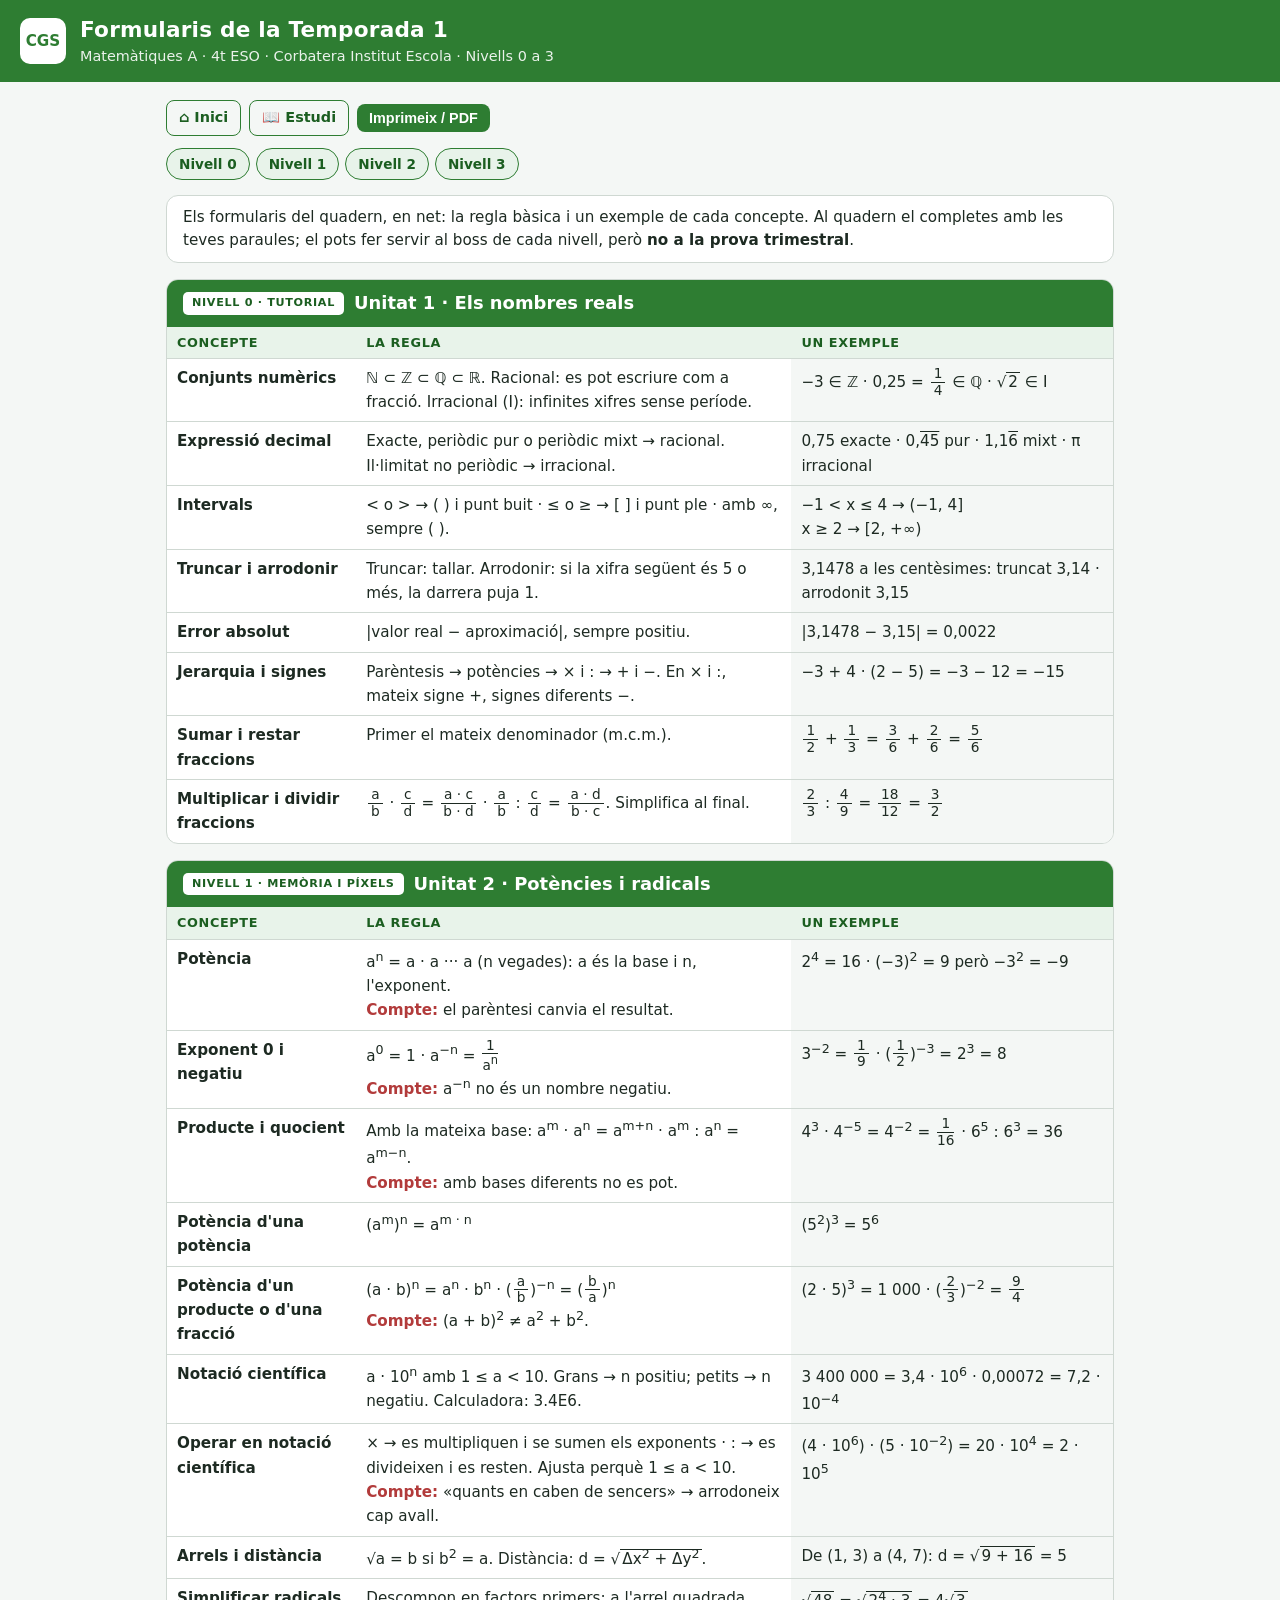
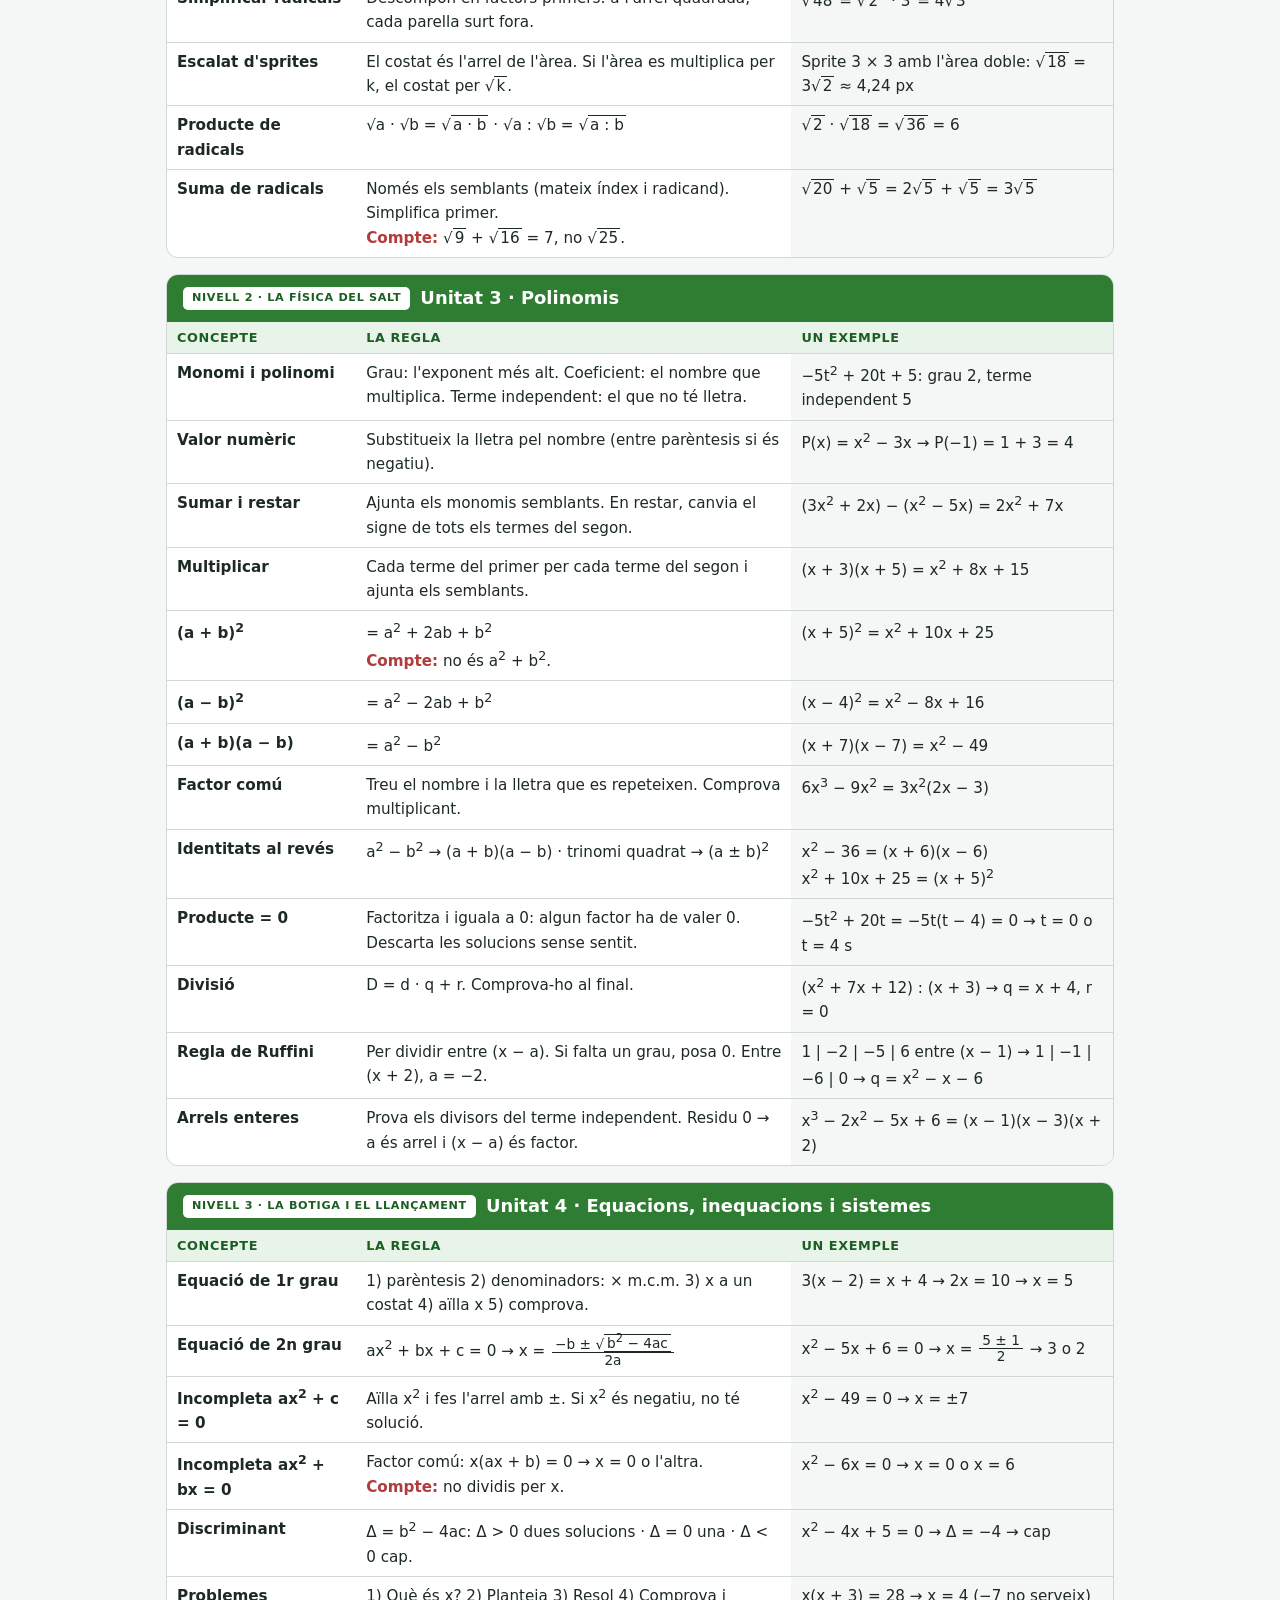
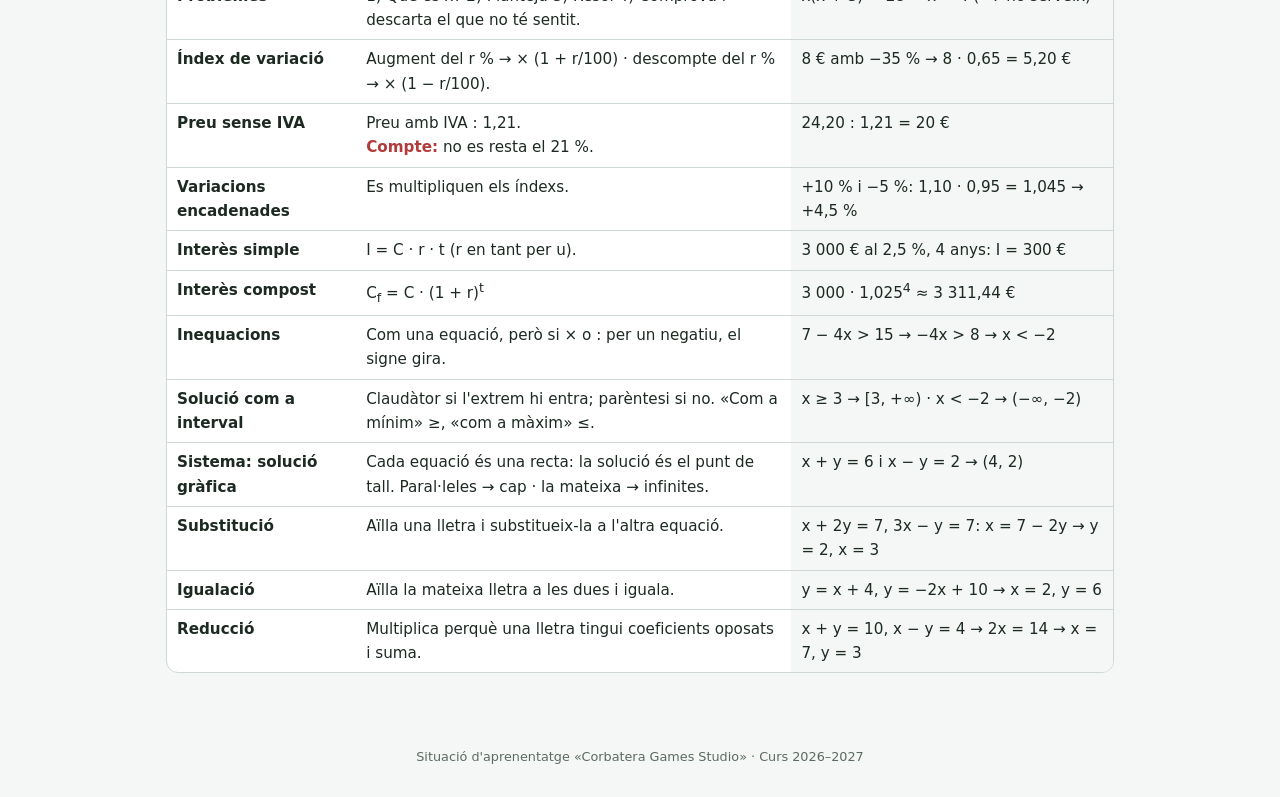
<file: formularis-1a.html>
<!doctype html>
<html lang="ca">
<head>
  <meta charset="utf-8">
  <meta name="viewport" content="width=device-width, initial-scale=1">
  <title>Formularis T1 · Corbatera Games Studio</title>
  <meta name="description" content="Formularis dels nivells 0 a 3 de Matemàtiques A (4t ESO): regles bàsiques i un exemple de cada concepte.">
  <link rel="stylesheet" href="css/estil.css">
  <style>
    .top.fx { background: #2e7d32; }
    .wrap { max-width: 980px; margin: 0 auto; padding: 18px 16px 40px; }
    .bar { display: flex; flex-wrap: wrap; gap: 8px; margin-bottom: 12px; align-items: center; }
    .bar .btn { text-decoration: none; }
    .tabs { display: flex; flex-wrap: wrap; gap: 6px; margin: 4px 0 6px; }
    .tabs a { text-decoration: none; font-size: .85rem; font-weight: 700; padding: 5px 12px; border-radius: 16px; border: 1.5px solid var(--green); color: var(--green-d); background: var(--green-l); }
    .intro { background: var(--card); border: 1px solid var(--line); border-radius: 12px; padding: 10px 16px; font-size: .95rem; }
    .fm { background: var(--card); border: 1px solid var(--line); border-radius: 12px; margin: 16px 0; overflow: hidden; scroll-margin-top: 10px; }
    .fm > header { background: #2e7d32; color: #fff; padding: 10px 16px; display: flex; gap: 10px; align-items: center; flex-wrap: wrap; }
    .fm > header h2 { margin: 0; font-size: 1.12rem; }
    .fm > header .badge { background: #fff; color: var(--green-d); }
    .ft { width: 100%; border-collapse: collapse; font-size: .95rem; }
    .ft th { background: var(--green-l); text-align: left; padding: 6px 10px; font-size: .8rem; text-transform: uppercase; letter-spacing: .05em; color: var(--green-d); }
    .ft td { border-top: 1px solid var(--line); padding: 7px 10px; vertical-align: top; line-height: 1.6; }
    .ft td:first-child { font-weight: 700; width: 20%; }
    .ft td:last-child { width: 34%; background: var(--bg); }
    .cpt { color: var(--red); font-weight: 700; }
    .tblwrap { overflow-x: auto; }
    @media (max-width: 640px) { .ft, .ft tbody, .ft tr, .ft td { display: block; width: auto !important; } .ft thead { display: none; } .ft td:first-child { padding-bottom: 0; border-top: 2px solid var(--line); } .ft td + td { border-top: 0; } }
    @media print {
      .bar, .tabs, .foot { display: none !important; }
      .wrap { padding: 0; max-width: none; }
      .top, .fm > header, .ft th, .ft td:last-child { -webkit-print-color-adjust: exact; print-color-adjust: exact; }
      .fm { break-before: page; border-color: #bbb; }
      .intro + .fm { break-before: auto; }
      .ft tr { break-inside: avoid; }
      .ft { font-size: .8rem; } .ft td { padding: 4px 8px; line-height: 1.45; }
    }
  </style>
</head>
<body>
  <header class="top fx">
    <div class="logo" aria-hidden="true">CGS</div>
    <div>
      <h1>Formularis de la Temporada 1</h1>
      <p>Matemàtiques A · 4t ESO · Corbatera Institut Escola · Nivells 0 a 3</p>
    </div>
  </header>
  <main class="wrap">
    <div class="bar"><a class="btn ghost sm" href="index.html">⌂ Inici</a><a class="btn ghost sm" href="estudi.html">📖 Estudi</a><button class="btn sm" onclick="window.print()">Imprimeix / PDF</button></div>
    <nav class="tabs"><a href="#n0">Nivell 0</a><a href="#n1">Nivell 1</a><a href="#n2">Nivell 2</a><a href="#n3">Nivell 3</a></nav>
    <p class="intro">Els formularis del quadern, en net: la regla bàsica i un exemple de cada concepte. Al quadern el completes amb les teves paraules; el pots fer servir al boss de cada nivell, però <b>no a la prova trimestral</b>.</p>
    <section class="fm" id="n0"><header><span class="badge">NIVELL 0 · TUTORIAL</span><h2>Unitat 1 · Els nombres reals</h2></header><div class="tblwrap"><table class="ft"><thead><tr><th>Concepte</th><th>La regla</th><th>Un exemple</th></tr></thead><tbody>
      <tr><td>Conjunts numèrics</td><td>ℕ ⊂ ℤ ⊂ ℚ ⊂ ℝ. Racional: es pot escriure com a fracció. Irracional (I): infinites xifres sense període.</td><td>−3 ∈ ℤ · 0,25 = <span class="frac"><span>1</span><span>4</span></span> ∈ ℚ · √<span class="rad">2</span> ∈ I</td></tr>
      <tr><td>Expressió decimal</td><td>Exacte, periòdic pur o periòdic mixt → racional. Il·limitat no periòdic → irracional.</td><td>0,75 exacte · 0,<span class="per">45</span> pur · 1,1<span class="per">6</span> mixt · π irracional</td></tr>
      <tr><td>Intervals</td><td>&lt; o &gt; → ( ) i punt buit · ≤ o ≥ → [ ] i punt ple · amb ∞, sempre ( ).</td><td>−1 &lt; x ≤ 4 → (−1, 4]<br>x ≥ 2 → [2, +∞)</td></tr>
      <tr><td>Truncar i arrodonir</td><td>Truncar: tallar. Arrodonir: si la xifra següent és 5 o més, la darrera puja 1.</td><td>3,1478 a les centèsimes: truncat 3,14 · arrodonit 3,15</td></tr>
      <tr><td>Error absolut</td><td>|valor real − aproximació|, sempre positiu.</td><td>|3,1478 − 3,15| = 0,0022</td></tr>
      <tr><td>Jerarquia i signes</td><td>Parèntesis → potències → × i : → + i −. En × i :, mateix signe +, signes diferents −.</td><td>−3 + 4 · (2 − 5) = −3 − 12 = −15</td></tr>
      <tr><td>Sumar i restar fraccions</td><td>Primer el mateix denominador (m.c.m.).</td><td><span class="frac"><span>1</span><span>2</span></span> + <span class="frac"><span>1</span><span>3</span></span> = <span class="frac"><span>3</span><span>6</span></span> + <span class="frac"><span>2</span><span>6</span></span> = <span class="frac"><span>5</span><span>6</span></span></td></tr>
      <tr><td>Multiplicar i dividir fraccions</td><td><span class="frac"><span>a</span><span>b</span></span> · <span class="frac"><span>c</span><span>d</span></span> = <span class="frac"><span>a · c</span><span>b · d</span></span> · <span class="frac"><span>a</span><span>b</span></span> : <span class="frac"><span>c</span><span>d</span></span> = <span class="frac"><span>a · d</span><span>b · c</span></span>. Simplifica al final.</td><td><span class="frac"><span>2</span><span>3</span></span> : <span class="frac"><span>4</span><span>9</span></span> = <span class="frac"><span>18</span><span>12</span></span> = <span class="frac"><span>3</span><span>2</span></span></td></tr>
    </tbody></table></div></section>
    <section class="fm" id="n1"><header><span class="badge">NIVELL 1 · MEMÒRIA I PÍXELS</span><h2>Unitat 2 · Potències i radicals</h2></header><div class="tblwrap"><table class="ft"><thead><tr><th>Concepte</th><th>La regla</th><th>Un exemple</th></tr></thead><tbody>
      <tr><td>Potència</td><td>a<sup>n</sup> = a · a ··· a (n vegades): a és la base i n, l'exponent.<br><span class="cpt">Compte:</span> el parèntesi canvia el resultat.</td><td>2<sup>4</sup> = 16 · (−3)<sup>2</sup> = 9 però −3<sup>2</sup> = −9</td></tr>
      <tr><td>Exponent 0 i negatiu</td><td>a<sup>0</sup> = 1 · a<sup>−n</sup> = <span class="frac"><span>1</span><span>a<sup>n</sup></span></span><br><span class="cpt">Compte:</span> a<sup>−n</sup> no és un nombre negatiu.</td><td>3<sup>−2</sup> = <span class="frac"><span>1</span><span>9</span></span> · (<span class="frac"><span>1</span><span>2</span></span>)<sup>−3</sup> = 2<sup>3</sup> = 8</td></tr>
      <tr><td>Producte i quocient</td><td>Amb la mateixa base: a<sup>m</sup> · a<sup>n</sup> = a<sup>m+n</sup> · a<sup>m</sup> : a<sup>n</sup> = a<sup>m−n</sup>.<br><span class="cpt">Compte:</span> amb bases diferents no es pot.</td><td>4<sup>3</sup> · 4<sup>−5</sup> = 4<sup>−2</sup> = <span class="frac"><span>1</span><span>16</span></span> · 6<sup>5</sup> : 6<sup>3</sup> = 36</td></tr>
      <tr><td>Potència d'una potència</td><td>(a<sup>m</sup>)<sup>n</sup> = a<sup>m · n</sup></td><td>(5<sup>2</sup>)<sup>3</sup> = 5<sup>6</sup></td></tr>
      <tr><td>Potència d'un producte o d'una fracció</td><td>(a · b)<sup>n</sup> = a<sup>n</sup> · b<sup>n</sup> · (<span class="frac"><span>a</span><span>b</span></span>)<sup>−n</sup> = (<span class="frac"><span>b</span><span>a</span></span>)<sup>n</sup><br><span class="cpt">Compte:</span> (a + b)<sup>2</sup> ≠ a<sup>2</sup> + b<sup>2</sup>.</td><td>(2 · 5)<sup>3</sup> = 1 000 · (<span class="frac"><span>2</span><span>3</span></span>)<sup>−2</sup> = <span class="frac"><span>9</span><span>4</span></span></td></tr>
      <tr><td>Notació científica</td><td>a · 10<sup>n</sup> amb 1 ≤ a &lt; 10. Grans → n positiu; petits → n negatiu. Calculadora: 3.4E6.</td><td>3 400 000 = 3,4 · 10<sup>6</sup> · 0,00072 = 7,2 · 10<sup>−4</sup></td></tr>
      <tr><td>Operar en notació científica</td><td>× → es multipliquen i se sumen els exponents · : → es divideixen i es resten. Ajusta perquè 1 ≤ a &lt; 10.<br><span class="cpt">Compte:</span> «quants en caben de sencers» → arrodoneix cap avall.</td><td>(4 · 10<sup>6</sup>) · (5 · 10<sup>−2</sup>) = 20 · 10<sup>4</sup> = 2 · 10<sup>5</sup></td></tr>
      <tr><td>Arrels i distància</td><td>√a = b si b<sup>2</sup> = a. Distància: d = √<span class="rad">Δx<sup>2</sup> + Δy<sup>2</sup></span>.</td><td>De (1, 3) a (4, 7): d = √<span class="rad">9 + 16</span> = 5</td></tr>
      <tr><td>Simplificar radicals</td><td>Descompon en factors primers: a l'arrel quadrada, cada parella surt fora.</td><td>√<span class="rad">48</span> = √<span class="rad">2<sup>4</sup> · 3</span> = 4√<span class="rad">3</span></td></tr>
      <tr><td>Escalat d'sprites</td><td>El costat és l'arrel de l'àrea. Si l'àrea es multiplica per k, el costat per √<span class="rad">k</span>.</td><td>Sprite 3 × 3 amb l'àrea doble: √<span class="rad">18</span> = 3√<span class="rad">2</span> ≈ 4,24 px</td></tr>
      <tr><td>Producte de radicals</td><td>√a · √b = √<span class="rad">a · b</span> · √a : √b = √<span class="rad">a : b</span></td><td>√<span class="rad">2</span> · √<span class="rad">18</span> = √<span class="rad">36</span> = 6</td></tr>
      <tr><td>Suma de radicals</td><td>Només els semblants (mateix índex i radicand). Simplifica primer.<br><span class="cpt">Compte:</span> √<span class="rad">9</span> + √<span class="rad">16</span> = 7, no √<span class="rad">25</span>.</td><td>√<span class="rad">20</span> + √<span class="rad">5</span> = 2√<span class="rad">5</span> + √<span class="rad">5</span> = 3√<span class="rad">5</span></td></tr>
    </tbody></table></div></section>
    <section class="fm" id="n2"><header><span class="badge">NIVELL 2 · LA FÍSICA DEL SALT</span><h2>Unitat 3 · Polinomis</h2></header><div class="tblwrap"><table class="ft"><thead><tr><th>Concepte</th><th>La regla</th><th>Un exemple</th></tr></thead><tbody>
      <tr><td>Monomi i polinomi</td><td>Grau: l'exponent més alt. Coeficient: el nombre que multiplica. Terme independent: el que no té lletra.</td><td>−5t<sup>2</sup> + 20t + 5: grau 2, terme independent 5</td></tr>
      <tr><td>Valor numèric</td><td>Substitueix la lletra pel nombre (entre parèntesis si és negatiu).</td><td>P(x) = x<sup>2</sup> − 3x → P(−1) = 1 + 3 = 4</td></tr>
      <tr><td>Sumar i restar</td><td>Ajunta els monomis semblants. En restar, canvia el signe de tots els termes del segon.</td><td>(3x<sup>2</sup> + 2x) − (x<sup>2</sup> − 5x) = 2x<sup>2</sup> + 7x</td></tr>
      <tr><td>Multiplicar</td><td>Cada terme del primer per cada terme del segon i ajunta els semblants.</td><td>(x + 3)(x + 5) = x<sup>2</sup> + 8x + 15</td></tr>
      <tr><td>(a + b)<sup>2</sup></td><td>= a<sup>2</sup> + 2ab + b<sup>2</sup><br><span class="cpt">Compte:</span> no és a<sup>2</sup> + b<sup>2</sup>.</td><td>(x + 5)<sup>2</sup> = x<sup>2</sup> + 10x + 25</td></tr>
      <tr><td>(a − b)<sup>2</sup></td><td>= a<sup>2</sup> − 2ab + b<sup>2</sup></td><td>(x − 4)<sup>2</sup> = x<sup>2</sup> − 8x + 16</td></tr>
      <tr><td>(a + b)(a − b)</td><td>= a<sup>2</sup> − b<sup>2</sup></td><td>(x + 7)(x − 7) = x<sup>2</sup> − 49</td></tr>
      <tr><td>Factor comú</td><td>Treu el nombre i la lletra que es repeteixen. Comprova multiplicant.</td><td>6x<sup>3</sup> − 9x<sup>2</sup> = 3x<sup>2</sup>(2x − 3)</td></tr>
      <tr><td>Identitats al revés</td><td>a<sup>2</sup> − b<sup>2</sup> → (a + b)(a − b) · trinomi quadrat → (a ± b)<sup>2</sup></td><td>x<sup>2</sup> − 36 = (x + 6)(x − 6)<br>x<sup>2</sup> + 10x + 25 = (x + 5)<sup>2</sup></td></tr>
      <tr><td>Producte = 0</td><td>Factoritza i iguala a 0: algun factor ha de valer 0. Descarta les solucions sense sentit.</td><td>−5t<sup>2</sup> + 20t = −5t(t − 4) = 0 → t = 0 o t = 4 s</td></tr>
      <tr><td>Divisió</td><td>D = d · q + r. Comprova-ho al final.</td><td>(x<sup>2</sup> + 7x + 12) : (x + 3) → q = x + 4, r = 0</td></tr>
      <tr><td>Regla de Ruffini</td><td>Per dividir entre (x − a). Si falta un grau, posa 0. Entre (x + 2), a = −2.</td><td>1 | −2 | −5 | 6 entre (x − 1) → 1 | −1 | −6 | 0 → q = x<sup>2</sup> − x − 6</td></tr>
      <tr><td>Arrels enteres</td><td>Prova els divisors del terme independent. Residu 0 → a és arrel i (x − a) és factor.</td><td>x<sup>3</sup> − 2x<sup>2</sup> − 5x + 6 = (x − 1)(x − 3)(x + 2)</td></tr>
    </tbody></table></div></section>
    <section class="fm" id="n3"><header><span class="badge">NIVELL 3 · LA BOTIGA I EL LLANÇAMENT</span><h2>Unitat 4 · Equacions, inequacions i sistemes</h2></header><div class="tblwrap"><table class="ft"><thead><tr><th>Concepte</th><th>La regla</th><th>Un exemple</th></tr></thead><tbody>
      <tr><td>Equació de 1r grau</td><td>1) parèntesis 2) denominadors: × m.c.m. 3) x a un costat 4) aïlla x 5) comprova.</td><td>3(x − 2) = x + 4 → 2x = 10 → x = 5</td></tr>
      <tr><td>Equació de 2n grau</td><td>ax<sup>2</sup> + bx + c = 0 → x = <span class="frac"><span>−b ± √<span class="rad">b<sup>2</sup> − 4ac</span></span><span>2a</span></span></td><td>x<sup>2</sup> − 5x + 6 = 0 → x = <span class="frac"><span>5 ± 1</span><span>2</span></span> → 3 o 2</td></tr>
      <tr><td>Incompleta ax<sup>2</sup> + c = 0</td><td>Aïlla x<sup>2</sup> i fes l'arrel amb ±. Si x<sup>2</sup> és negatiu, no té solució.</td><td>x<sup>2</sup> − 49 = 0 → x = ±7</td></tr>
      <tr><td>Incompleta ax<sup>2</sup> + bx = 0</td><td>Factor comú: x(ax + b) = 0 → x = 0 o l'altra.<br><span class="cpt">Compte:</span> no dividis per x.</td><td>x<sup>2</sup> − 6x = 0 → x = 0 o x = 6</td></tr>
      <tr><td>Discriminant</td><td>Δ = b<sup>2</sup> − 4ac: Δ &gt; 0 dues solucions · Δ = 0 una · Δ &lt; 0 cap.</td><td>x<sup>2</sup> − 4x + 5 = 0 → Δ = −4 → cap</td></tr>
      <tr><td>Problemes</td><td>1) Què és x? 2) Planteja 3) Resol 4) Comprova i descarta el que no té sentit.</td><td>x(x + 3) = 28 → x = 4 (−7 no serveix)</td></tr>
      <tr><td>Índex de variació</td><td>Augment del r % → × (1 + r/100) · descompte del r % → × (1 − r/100).</td><td>8 € amb −35 % → 8 · 0,65 = 5,20 €</td></tr>
      <tr><td>Preu sense IVA</td><td>Preu amb IVA : 1,21.<br><span class="cpt">Compte:</span> no es resta el 21 %.</td><td>24,20 : 1,21 = 20 €</td></tr>
      <tr><td>Variacions encadenades</td><td>Es multipliquen els índexs.</td><td>+10 % i −5 %: 1,10 · 0,95 = 1,045 → +4,5 %</td></tr>
      <tr><td>Interès simple</td><td>I = C · r · t (r en tant per u).</td><td>3 000 € al 2,5 %, 4 anys: I = 300 €</td></tr>
      <tr><td>Interès compost</td><td>C<sub>f</sub> = C · (1 + r)<sup>t</sup></td><td>3 000 · 1,025<sup>4</sup> ≈ 3 311,44 €</td></tr>
      <tr><td>Inequacions</td><td>Com una equació, però si × o : per un negatiu, el signe gira.</td><td>7 − 4x &gt; 15 → −4x &gt; 8 → x &lt; −2</td></tr>
      <tr><td>Solució com a interval</td><td>Claudàtor si l'extrem hi entra; parèntesi si no. «Com a mínim» ≥, «com a màxim» ≤.</td><td>x ≥ 3 → [3, +∞) · x &lt; −2 → (−∞, −2)</td></tr>
      <tr><td>Sistema: solució gràfica</td><td>Cada equació és una recta: la solució és el punt de tall. Paral·leles → cap · la mateixa → infinites.</td><td>x + y = 6 i x − y = 2 → (4, 2)</td></tr>
      <tr><td>Substitució</td><td>Aïlla una lletra i substitueix-la a l'altra equació.</td><td>x + 2y = 7, 3x − y = 7: x = 7 − 2y → y = 2, x = 3</td></tr>
      <tr><td>Igualació</td><td>Aïlla la mateixa lletra a les dues i iguala.</td><td>y = x + 4, y = −2x + 10 → x = 2, y = 6</td></tr>
      <tr><td>Reducció</td><td>Multiplica perquè una lletra tingui coeficients oposats i suma.</td><td>x + y = 10, x − y = 4 → 2x = 14 → x = 7, y = 3</td></tr>
    </tbody></table></div></section>
  </main>
  <footer class="foot">Situació d'aprenentatge «Corbatera Games Studio» · Curs 2026–2027</footer>
</body>
</html>
</file>
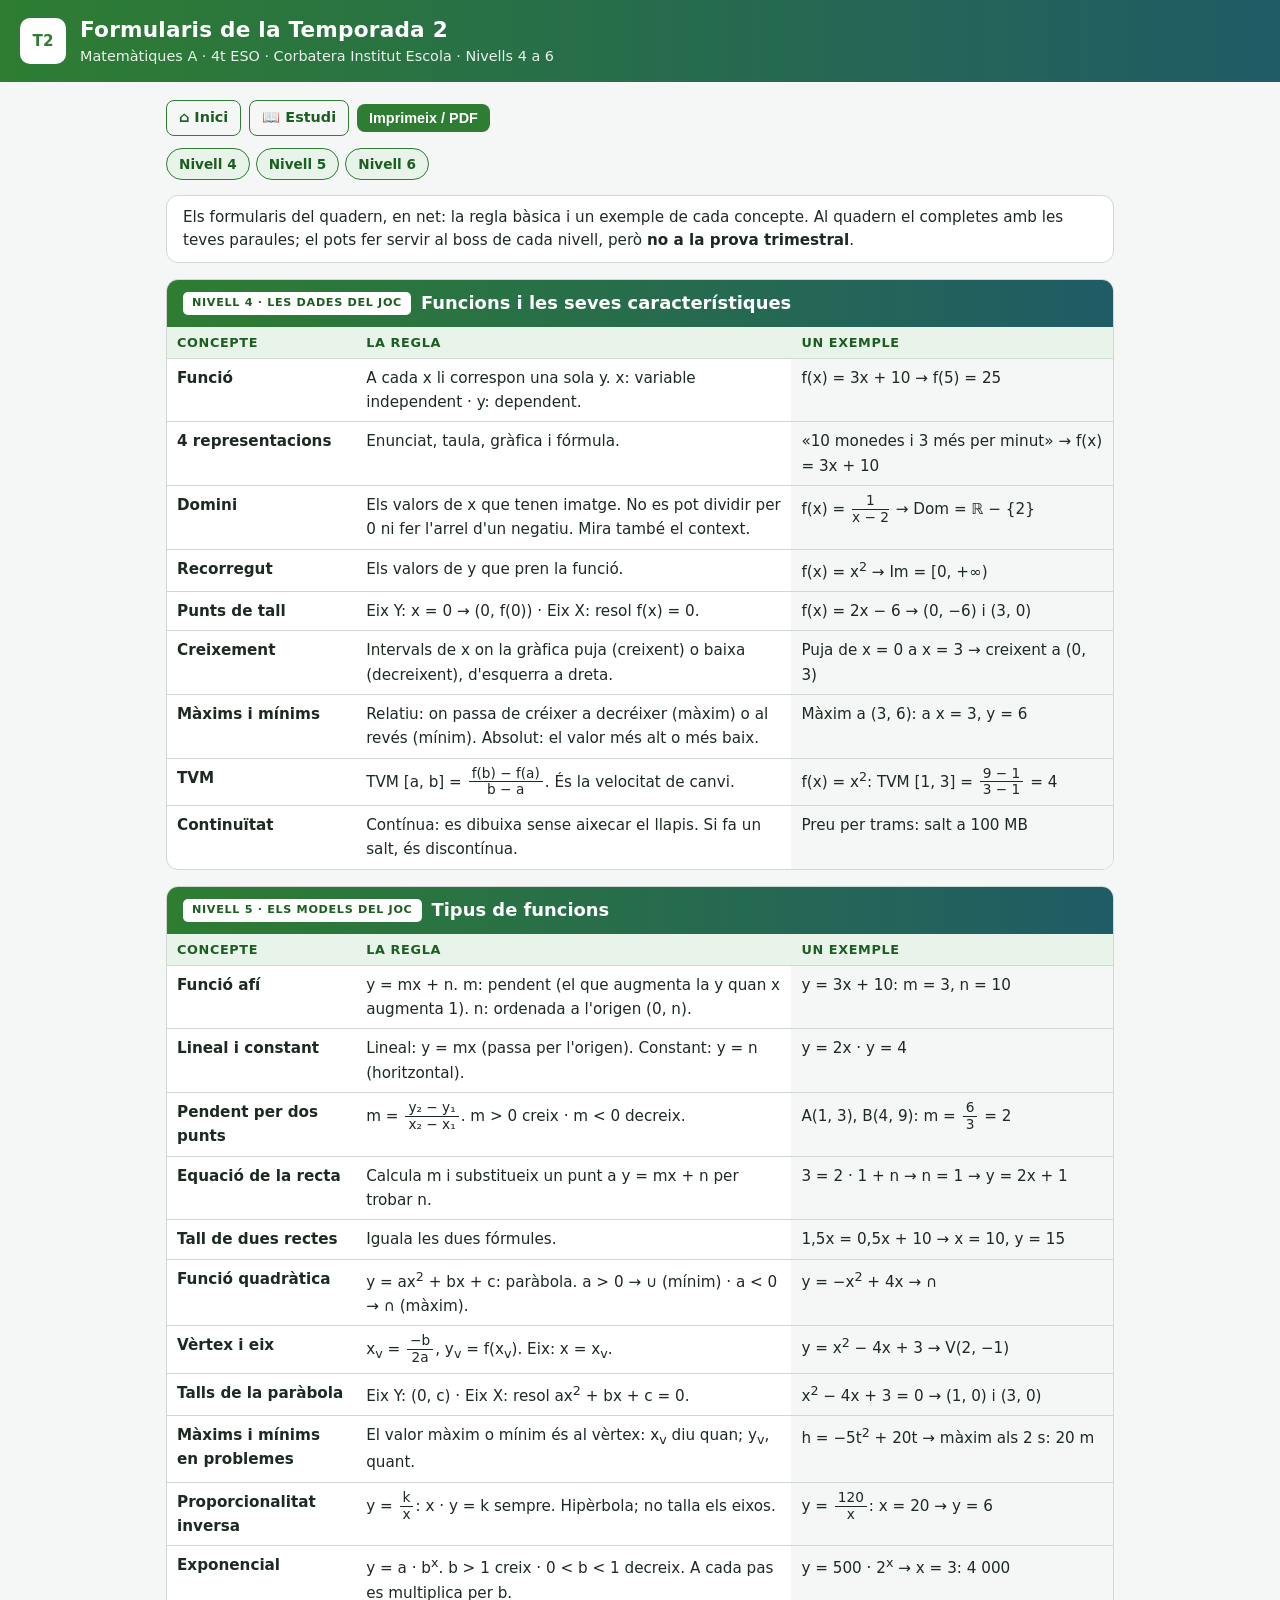
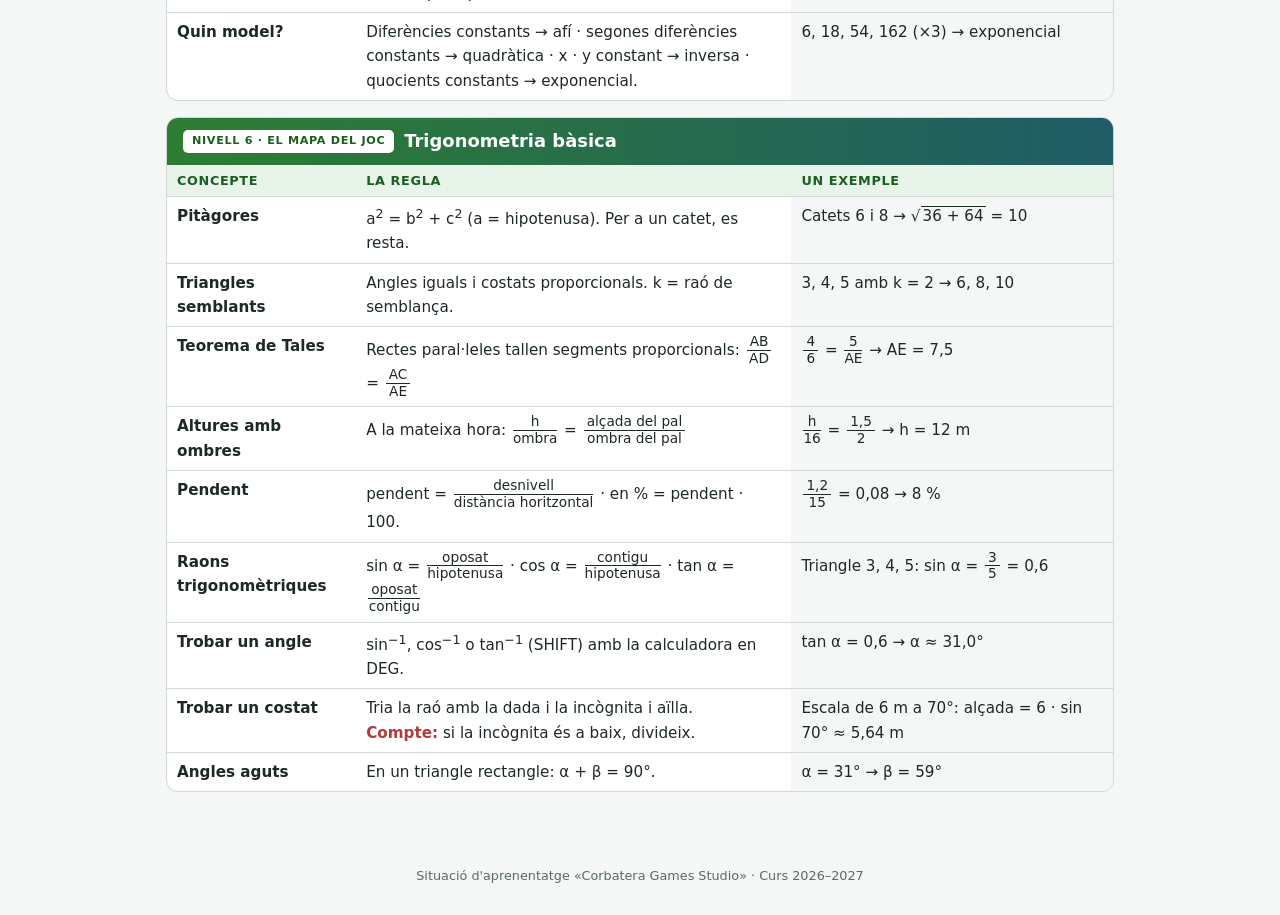
<file: formularis-2a.html>
<!doctype html>
<html lang="ca">
<head>
  <meta charset="utf-8">
  <meta name="viewport" content="width=device-width, initial-scale=1">
  <title>Formularis T2 · Corbatera Games Studio</title>
  <meta name="description" content="Formularis dels nivells 4 a 6 de Matemàtiques A (4t ESO): funcions i trigonometria, amb la regla bàsica i un exemple.">
  <link rel="stylesheet" href="css/estil.css">
  <style>
    .top.fx { background: linear-gradient(90deg, #2e7d32, #1f5c66); }
    .wrap { max-width: 980px; margin: 0 auto; padding: 18px 16px 40px; }
    .bar { display: flex; flex-wrap: wrap; gap: 8px; margin-bottom: 12px; align-items: center; }
    .bar .btn { text-decoration: none; }
    .tabs { display: flex; flex-wrap: wrap; gap: 6px; margin: 4px 0 6px; }
    .tabs a { text-decoration: none; font-size: .85rem; font-weight: 700; padding: 5px 12px; border-radius: 16px; border: 1.5px solid var(--green); color: var(--green-d); background: var(--green-l); }
    .intro { background: var(--card); border: 1px solid var(--line); border-radius: 12px; padding: 10px 16px; font-size: .95rem; }
    .fm { background: var(--card); border: 1px solid var(--line); border-radius: 12px; margin: 16px 0; overflow: hidden; scroll-margin-top: 10px; }
    .fm > header { background: linear-gradient(90deg, #2e7d32, #1f5c66); color: #fff; padding: 10px 16px; display: flex; gap: 10px; align-items: center; flex-wrap: wrap; }
    .fm > header h2 { margin: 0; font-size: 1.12rem; }
    .fm > header .badge { background: #fff; color: var(--green-d); }
    .ft { width: 100%; border-collapse: collapse; font-size: .95rem; }
    .ft th { background: var(--green-l); text-align: left; padding: 6px 10px; font-size: .8rem; text-transform: uppercase; letter-spacing: .05em; color: var(--green-d); }
    .ft td { border-top: 1px solid var(--line); padding: 7px 10px; vertical-align: top; line-height: 1.6; }
    .ft td:first-child { font-weight: 700; width: 20%; }
    .ft td:last-child { width: 34%; background: var(--bg); }
    .cpt { color: var(--red); font-weight: 700; }
    .tblwrap { overflow-x: auto; }
    @media (max-width: 640px) { .ft, .ft tbody, .ft tr, .ft td { display: block; width: auto !important; } .ft thead { display: none; } .ft td:first-child { padding-bottom: 0; border-top: 2px solid var(--line); } .ft td + td { border-top: 0; } }
    @media print {
      .bar, .tabs, .foot { display: none !important; }
      .wrap { padding: 0; max-width: none; }
      .top, .fm > header, .ft th, .ft td:last-child { -webkit-print-color-adjust: exact; print-color-adjust: exact; }
      .fm { break-before: page; border-color: #bbb; }
      .intro + .fm { break-before: auto; }
      .ft tr { break-inside: avoid; }
      .ft { font-size: .8rem; } .ft td { padding: 4px 8px; line-height: 1.45; }
    }
  </style>
</head>
<body>
  <header class="top fx">
    <div class="logo" aria-hidden="true">T2</div>
    <div>
      <h1>Formularis de la Temporada 2</h1>
      <p>Matemàtiques A · 4t ESO · Corbatera Institut Escola · Nivells 4 a 6</p>
    </div>
  </header>
  <main class="wrap">
    <div class="bar"><a class="btn ghost sm" href="index.html">⌂ Inici</a><a class="btn ghost sm" href="estudi-2a.html">📖 Estudi</a><button class="btn sm" onclick="window.print()">Imprimeix / PDF</button></div>
    <nav class="tabs"><a href="#n4">Nivell 4</a><a href="#n5">Nivell 5</a><a href="#n6">Nivell 6</a></nav>
    <p class="intro">Els formularis del quadern, en net: la regla bàsica i un exemple de cada concepte. Al quadern el completes amb les teves paraules; el pots fer servir al boss de cada nivell, però <b>no a la prova trimestral</b>.</p>
    <section class="fm" id="n4"><header><span class="badge">NIVELL 4 · LES DADES DEL JOC</span><h2>Funcions i les seves característiques</h2></header><div class="tblwrap"><table class="ft"><thead><tr><th>Concepte</th><th>La regla</th><th>Un exemple</th></tr></thead><tbody>
      <tr><td>Funció</td><td>A cada x li correspon una sola y. x: variable independent · y: dependent.</td><td>f(x) = 3x + 10 → f(5) = 25</td></tr>
      <tr><td>4 representacions</td><td>Enunciat, taula, gràfica i fórmula.</td><td>«10 monedes i 3 més per minut» → f(x) = 3x + 10</td></tr>
      <tr><td>Domini</td><td>Els valors de x que tenen imatge. No es pot dividir per 0 ni fer l'arrel d'un negatiu. Mira també el context.</td><td>f(x) = <span class="frac"><span>1</span><span>x − 2</span></span> → Dom = ℝ − &#123;2&#125;</td></tr>
      <tr><td>Recorregut</td><td>Els valors de y que pren la funció.</td><td>f(x) = x<sup>2</sup> → Im = [0, +∞)</td></tr>
      <tr><td>Punts de tall</td><td>Eix Y: x = 0 → (0, f(0)) · Eix X: resol f(x) = 0.</td><td>f(x) = 2x − 6 → (0, −6) i (3, 0)</td></tr>
      <tr><td>Creixement</td><td>Intervals de x on la gràfica puja (creixent) o baixa (decreixent), d'esquerra a dreta.</td><td>Puja de x = 0 a x = 3 → creixent a (0, 3)</td></tr>
      <tr><td>Màxims i mínims</td><td>Relatiu: on passa de créixer a decréixer (màxim) o al revés (mínim). Absolut: el valor més alt o més baix.</td><td>Màxim a (3, 6): a x = 3, y = 6</td></tr>
      <tr><td>TVM</td><td>TVM [a, b] = <span class="frac"><span>f(b) − f(a)</span><span>b − a</span></span>. És la velocitat de canvi.</td><td>f(x) = x<sup>2</sup>: TVM [1, 3] = <span class="frac"><span>9 − 1</span><span>3 − 1</span></span> = 4</td></tr>
      <tr><td>Continuïtat</td><td>Contínua: es dibuixa sense aixecar el llapis. Si fa un salt, és discontínua.</td><td>Preu per trams: salt a 100 MB</td></tr>
    </tbody></table></div></section>
    <section class="fm" id="n5"><header><span class="badge">NIVELL 5 · ELS MODELS DEL JOC</span><h2>Tipus de funcions</h2></header><div class="tblwrap"><table class="ft"><thead><tr><th>Concepte</th><th>La regla</th><th>Un exemple</th></tr></thead><tbody>
      <tr><td>Funció afí</td><td>y = mx + n. m: pendent (el que augmenta la y quan x augmenta 1). n: ordenada a l'origen (0, n).</td><td>y = 3x + 10: m = 3, n = 10</td></tr>
      <tr><td>Lineal i constant</td><td>Lineal: y = mx (passa per l'origen). Constant: y = n (horitzontal).</td><td>y = 2x · y = 4</td></tr>
      <tr><td>Pendent per dos punts</td><td>m = <span class="frac"><span>y₂ − y₁</span><span>x₂ − x₁</span></span>. m &gt; 0 creix · m &lt; 0 decreix.</td><td>A(1, 3), B(4, 9): m = <span class="frac"><span>6</span><span>3</span></span> = 2</td></tr>
      <tr><td>Equació de la recta</td><td>Calcula m i substitueix un punt a y = mx + n per trobar n.</td><td>3 = 2 · 1 + n → n = 1 → y = 2x + 1</td></tr>
      <tr><td>Tall de dues rectes</td><td>Iguala les dues fórmules.</td><td>1,5x = 0,5x + 10 → x = 10, y = 15</td></tr>
      <tr><td>Funció quadràtica</td><td>y = ax<sup>2</sup> + bx + c: paràbola. a &gt; 0 → ∪ (mínim) · a &lt; 0 → ∩ (màxim).</td><td>y = −x<sup>2</sup> + 4x → ∩</td></tr>
      <tr><td>Vèrtex i eix</td><td>x<sub>v</sub> = <span class="frac"><span>−b</span><span>2a</span></span>, y<sub>v</sub> = f(x<sub>v</sub>). Eix: x = x<sub>v</sub>.</td><td>y = x<sup>2</sup> − 4x + 3 → V(2, −1)</td></tr>
      <tr><td>Talls de la paràbola</td><td>Eix Y: (0, c) · Eix X: resol ax<sup>2</sup> + bx + c = 0.</td><td>x<sup>2</sup> − 4x + 3 = 0 → (1, 0) i (3, 0)</td></tr>
      <tr><td>Màxims i mínims en problemes</td><td>El valor màxim o mínim és al vèrtex: x<sub>v</sub> diu quan; y<sub>v</sub>, quant.</td><td>h = −5t<sup>2</sup> + 20t → màxim als 2 s: 20 m</td></tr>
      <tr><td>Proporcionalitat inversa</td><td>y = <span class="frac"><span>k</span><span>x</span></span>: x · y = k sempre. Hipèrbola; no talla els eixos.</td><td>y = <span class="frac"><span>120</span><span>x</span></span>: x = 20 → y = 6</td></tr>
      <tr><td>Exponencial</td><td>y = a · b<sup>x</sup>. b &gt; 1 creix · 0 &lt; b &lt; 1 decreix. A cada pas es multiplica per b.</td><td>y = 500 · 2<sup>x</sup> → x = 3: 4 000</td></tr>
      <tr><td>Quin model?</td><td>Diferències constants → afí · segones diferències constants → quadràtica · x · y constant → inversa · quocients constants → exponencial.</td><td>6, 18, 54, 162 (×3) → exponencial</td></tr>
    </tbody></table></div></section>
    <section class="fm" id="n6"><header><span class="badge">NIVELL 6 · EL MAPA DEL JOC</span><h2>Trigonometria bàsica</h2></header><div class="tblwrap"><table class="ft"><thead><tr><th>Concepte</th><th>La regla</th><th>Un exemple</th></tr></thead><tbody>
      <tr><td>Pitàgores</td><td>a<sup>2</sup> = b<sup>2</sup> + c<sup>2</sup> (a = hipotenusa). Per a un catet, es resta.</td><td>Catets 6 i 8 → √<span class="rad">36 + 64</span> = 10</td></tr>
      <tr><td>Triangles semblants</td><td>Angles iguals i costats proporcionals. k = raó de semblança.</td><td>3, 4, 5 amb k = 2 → 6, 8, 10</td></tr>
      <tr><td>Teorema de Tales</td><td>Rectes paral·leles tallen segments proporcionals: <span class="frac"><span>AB</span><span>AD</span></span> = <span class="frac"><span>AC</span><span>AE</span></span></td><td><span class="frac"><span>4</span><span>6</span></span> = <span class="frac"><span>5</span><span>AE</span></span> → AE = 7,5</td></tr>
      <tr><td>Altures amb ombres</td><td>A la mateixa hora: <span class="frac"><span>h</span><span>ombra</span></span> = <span class="frac"><span>alçada del pal</span><span>ombra del pal</span></span></td><td><span class="frac"><span>h</span><span>16</span></span> = <span class="frac"><span>1,5</span><span>2</span></span> → h = 12 m</td></tr>
      <tr><td>Pendent</td><td>pendent = <span class="frac"><span>desnivell</span><span>distància horitzontal</span></span> · en % = pendent · 100.</td><td><span class="frac"><span>1,2</span><span>15</span></span> = 0,08 → 8 %</td></tr>
      <tr><td>Raons trigonomètriques</td><td>sin α = <span class="frac"><span>oposat</span><span>hipotenusa</span></span> · cos α = <span class="frac"><span>contigu</span><span>hipotenusa</span></span> · tan α = <span class="frac"><span>oposat</span><span>contigu</span></span></td><td>Triangle 3, 4, 5: sin α = <span class="frac"><span>3</span><span>5</span></span> = 0,6</td></tr>
      <tr><td>Trobar un angle</td><td>sin<sup>−1</sup>, cos<sup>−1</sup> o tan<sup>−1</sup> (SHIFT) amb la calculadora en DEG.</td><td>tan α = 0,6 → α ≈ 31,0°</td></tr>
      <tr><td>Trobar un costat</td><td>Tria la raó amb la dada i la incògnita i aïlla.<br><span class="cpt">Compte:</span> si la incògnita és a baix, divideix.</td><td>Escala de 6 m a 70°: alçada = 6 · sin 70° ≈ 5,64 m</td></tr>
      <tr><td>Angles aguts</td><td>En un triangle rectangle: α + β = 90°.</td><td>α = 31° → β = 59°</td></tr>
    </tbody></table></div></section>
  </main>
  <footer class="foot">Situació d'aprenentatge «Corbatera Games Studio» · Curs 2026–2027</footer>
</body>
</html>
</file>
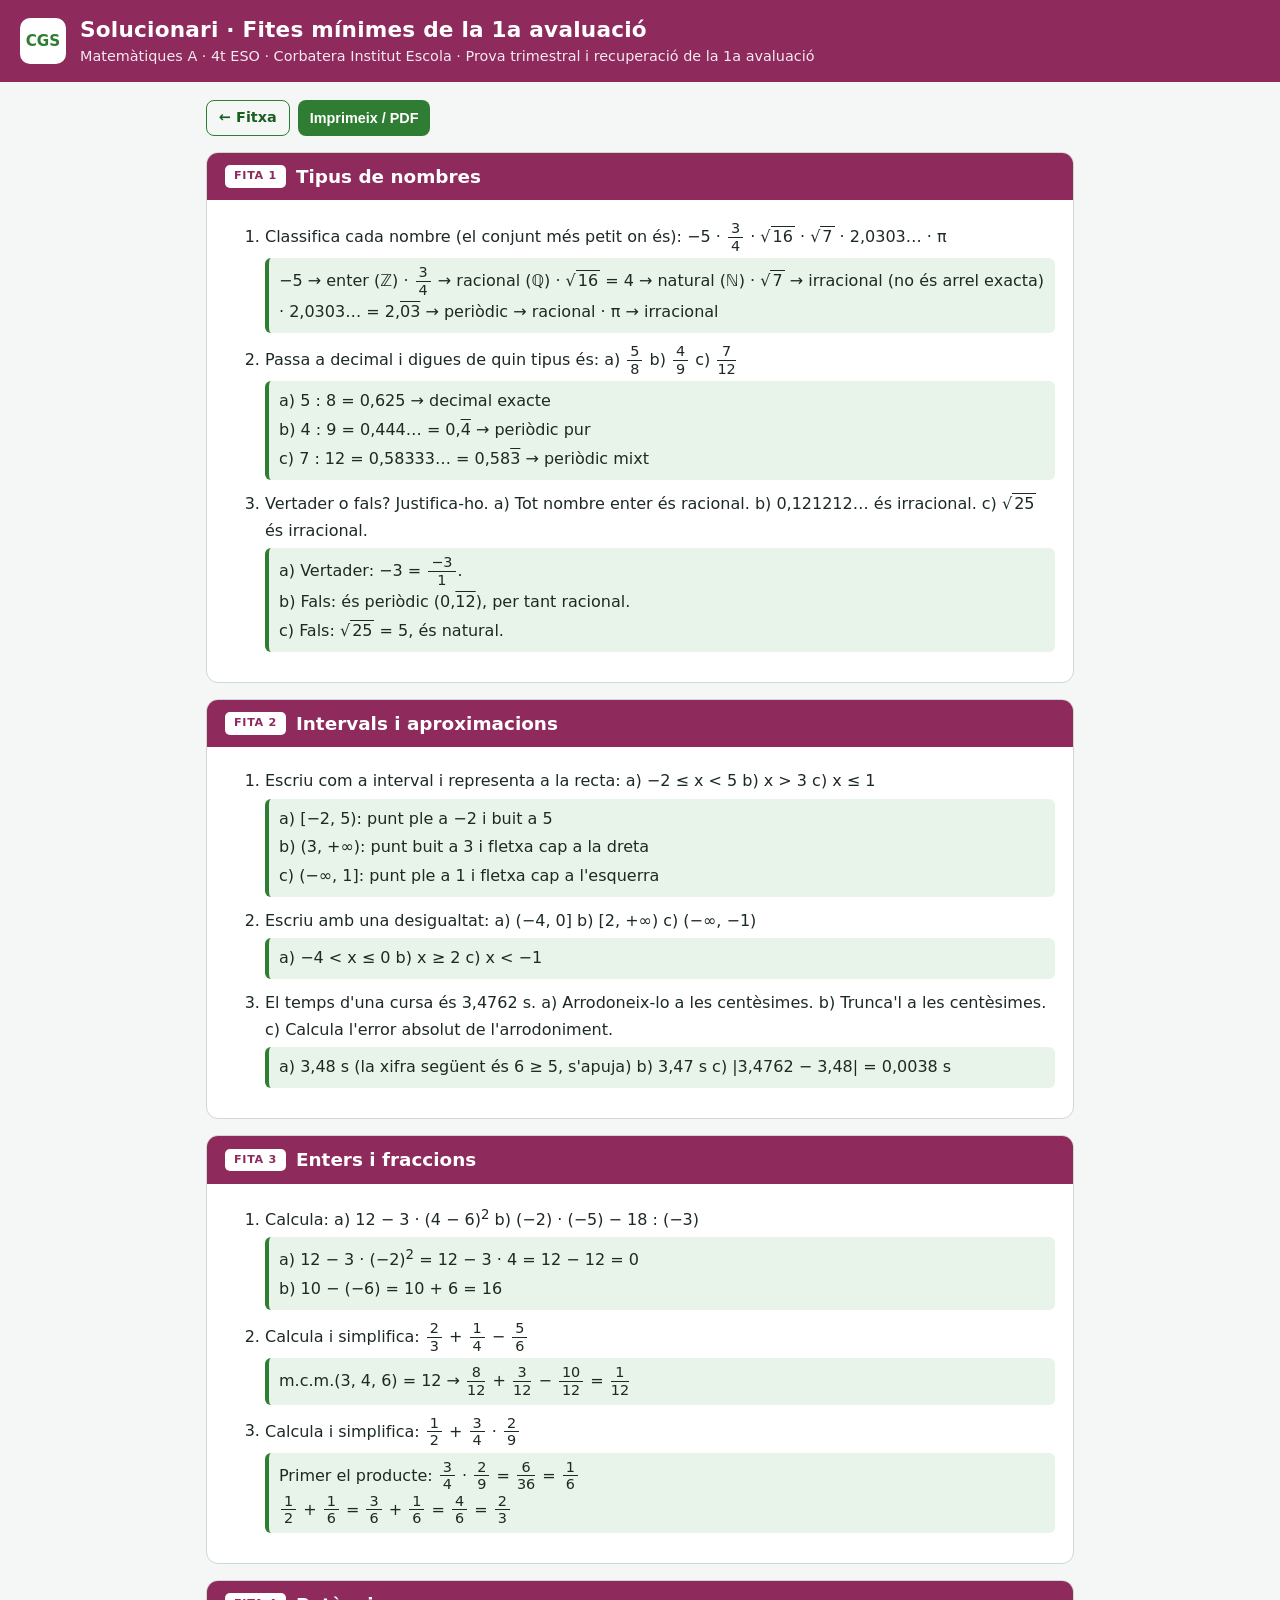
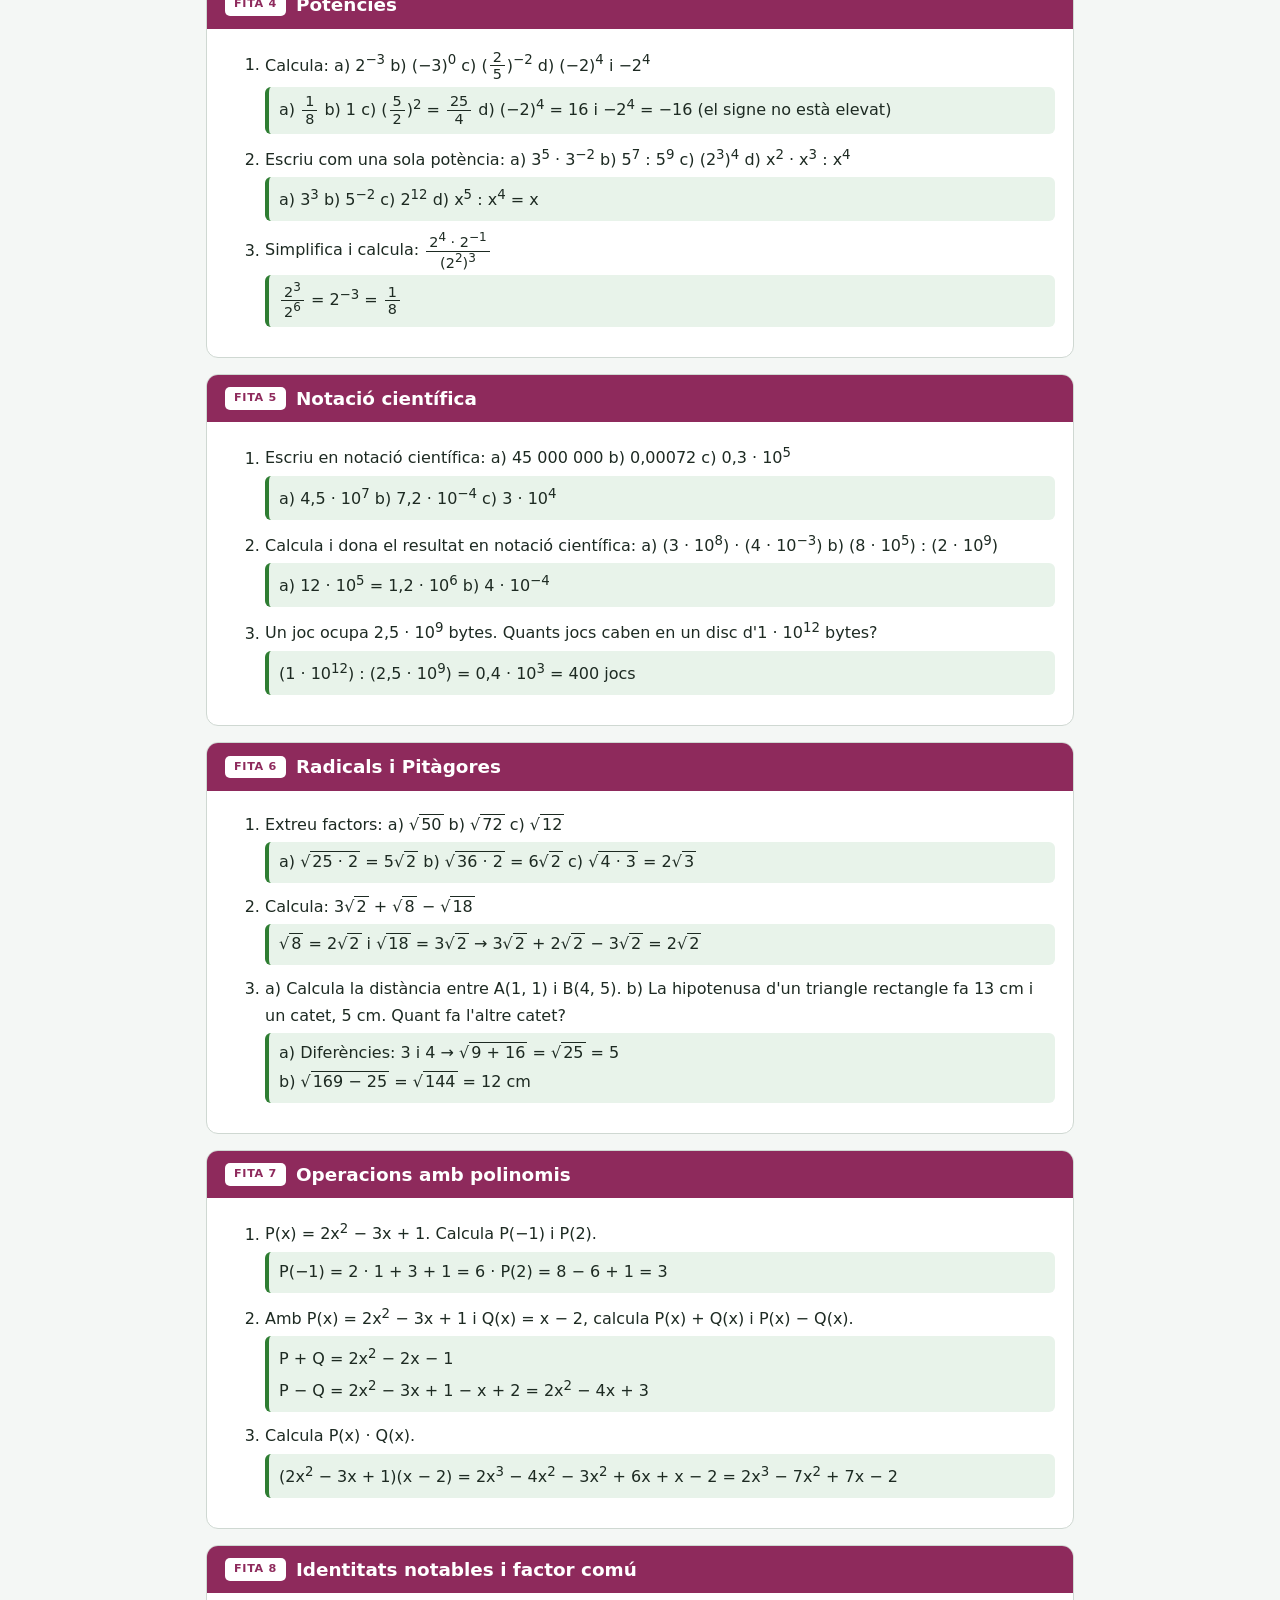
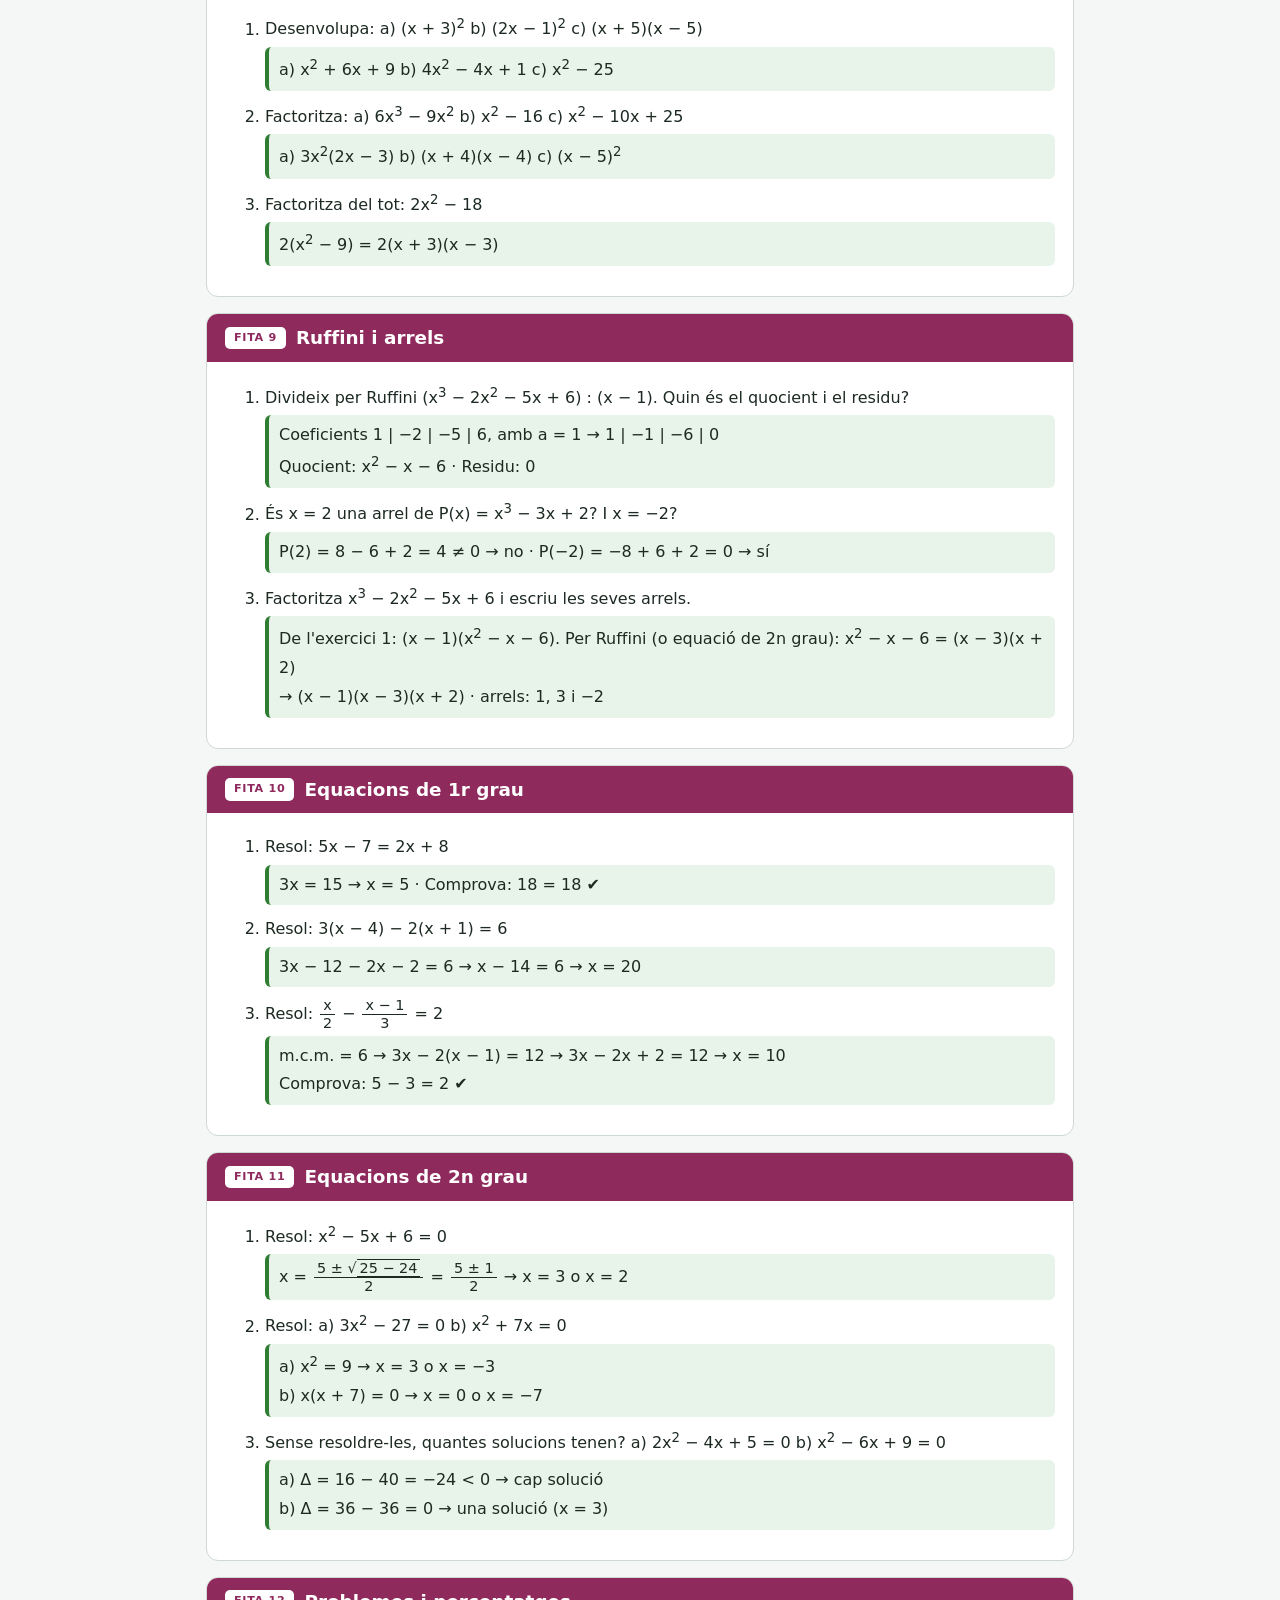
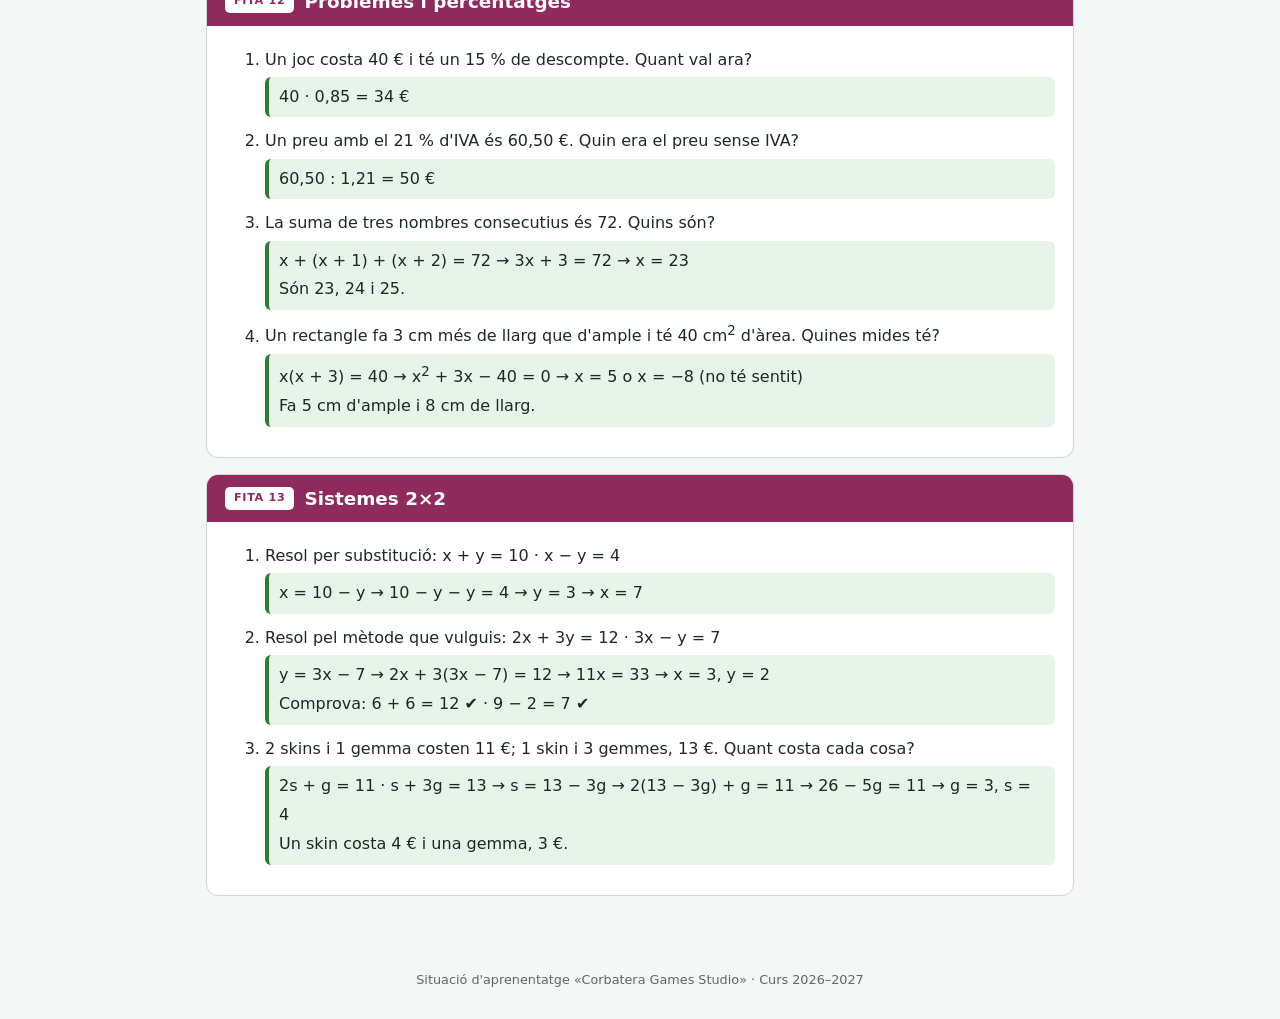
<file: recu-1a-solucions.html>
<!doctype html>
<html lang="ca">
<head>
  <meta charset="utf-8">
  <meta name="viewport" content="width=device-width, initial-scale=1">
  <title>Solucionari · Fites mínimes · Corbatera Games Studio</title>
  <meta name="description" content="Solucionari de la fitxa de fites mínimes de la 1a avaluació de Matemàtiques A (4t ESO).">
  <link rel="stylesheet" href="css/estil.css">
  <link rel="stylesheet" href="css/estudi.css">
  <style>
    .top.rc, .unit > header { background: #8e2a5c; }
    .unit > header .badge { color: #8e2a5c; }
    .wrap { max-width: 900px; margin: 0 auto; padding: 18px 16px 40px; }
    .bar { display: flex; flex-wrap: wrap; gap: 8px; margin-bottom: 12px; }
    .bar .btn { text-decoration: none; }
    .fita { background: var(--card); border: 1px solid var(--line); border-radius: 12px; padding: 0 0 14px; margin: 16px 0; overflow: hidden; }
    .fita > header { background: #8e2a5c; color: #fff; padding: 10px 18px; display: flex; gap: 10px; align-items: center; flex-wrap: wrap; }
    .fita > header h2 { margin: 0; font-size: 1.15rem; }
    .fita > header .badge { background: #fff; color: #8e2a5c; }
    .fita .in { padding: 4px 18px 0; }
    .fita h3 { font-size: .8rem; text-transform: uppercase; letter-spacing: .08em; color: var(--muted); margin: 12px 0 4px; }
    .fita ul.sap { list-style: none; padding-left: 0; margin: 4px 0; }
    .fita ul.sap li::before { content: '☐ '; font-weight: 700; color: #8e2a5c; }
    .fita ol.exs > li { margin: 8px 0; line-height: 1.7; }
    .fita .sol { background: var(--green-l); border-left: 4px solid var(--green); border-radius: 6px; padding: 6px 10px; margin: 4px 0 10px; line-height: 1.8; }
    .space { display: none; }
    .rec { background: var(--green-l); border-left: 4px solid var(--green); border-radius: 8px; padding: 8px 14px; margin: 10px 0; }
    .rec::before { content: 'Recorda'; display: block; font-weight: 800; font-size: .72rem; letter-spacing: .08em; text-transform: uppercase; color: var(--green-d); margin-bottom: 2px; }
    .rec p { margin: 0; line-height: 1.7; }
    .auto { border-collapse: collapse; width: 100%; font-size: .95rem; }
    .auto th, .auto td { border: 1px solid var(--line); padding: 5px 8px; }
    .auto th { background: var(--green-l); text-align: left; }
    .auto td.c { text-align: center; width: 90px; }
    .links a { font-size: .85rem; text-decoration: none; padding: 4px 10px; border-radius: 16px; border: 1.5px solid #8e2a5c; color: #8e2a5c; margin-right: 6px; }
    @media (prefers-color-scheme: dark) { .links a { color: #e7a6c6; border-color: #b0457a; } }
    @media print {
      .foot, .bar, .links { display: none !important; }
      .top { -webkit-print-color-adjust: exact; print-color-adjust: exact; }
      .wrap { padding: 0; max-width: none; }
      .fita { break-inside: avoid; border-color: #bbb; }
      .fita > header, .fita .sol, .rec, .ex { -webkit-print-color-adjust: exact; print-color-adjust: exact; }
      .space { display: block; height: 120px; border-bottom: 1px dotted #bbb; }
      .pb { break-before: page; }
    }
  </style>
</head>
<body>
  <header class="top rc">
    <div class="logo" aria-hidden="true">CGS</div>
    <div>
      <h1>Solucionari · Fites mínimes de la 1a avaluació</h1>
      <p>Matemàtiques A · 4t ESO · Corbatera Institut Escola · Prova trimestral i recuperació de la 1a avaluació</p>
    </div>
  </header>
  <main class="wrap">
    <div class="bar"><a class="btn ghost sm" href="recu-1a.html">← Fitxa</a><button class="btn sm" onclick="window.print()">Imprimeix / PDF</button></div>
    <section class="fita"><header><span class="badge">FITA 1</span><h2>Tipus de nombres</h2></header><div class="in"><ol class="exs">
      <li>Classifica cada nombre (el conjunt més petit on és): −5 · <span class="frac"><span>3</span><span>4</span></span> · √<span class="rad">16</span> · √<span class="rad">7</span> · 2,0303… · π<div class="sol">−5 → enter (ℤ) · <span class="frac"><span>3</span><span>4</span></span> → racional (ℚ) · √<span class="rad">16</span> = 4 → natural (ℕ) · √<span class="rad">7</span> → irracional (no és arrel exacta) · 2,0303… = 2,<span class="per">03</span> → periòdic → racional · π → irracional</div></li>
      <li>Passa a decimal i digues de quin tipus és: a) <span class="frac"><span>5</span><span>8</span></span> b) <span class="frac"><span>4</span><span>9</span></span> c) <span class="frac"><span>7</span><span>12</span></span><div class="sol">a) 5 : 8 = 0,625 → decimal exacte<br>b) 4 : 9 = 0,444… = 0,<span class="per">4</span> → periòdic pur<br>c) 7 : 12 = 0,58333… = 0,58<span class="per">3</span> → periòdic mixt</div></li>
      <li>Vertader o fals? Justifica-ho. a) Tot nombre enter és racional. b) 0,121212… és irracional. c) √<span class="rad">25</span> és irracional.<div class="sol">a) Vertader: −3 = <span class="frac"><span>−3</span><span>1</span></span>.<br>b) Fals: és periòdic (0,<span class="per">12</span>), per tant racional.<br>c) Fals: √<span class="rad">25</span> = 5, és natural.</div></li>
    </ol></div></section>
    <section class="fita"><header><span class="badge">FITA 2</span><h2>Intervals i aproximacions</h2></header><div class="in"><ol class="exs">
      <li>Escriu com a interval i representa a la recta: a) −2 ≤ x &lt; 5 b) x &gt; 3 c) x ≤ 1<div class="sol">a) [−2, 5): punt ple a −2 i buit a 5<br>b) (3, +∞): punt buit a 3 i fletxa cap a la dreta<br>c) (−∞, 1]: punt ple a 1 i fletxa cap a l'esquerra</div></li>
      <li>Escriu amb una desigualtat: a) (−4, 0] b) [2, +∞) c) (−∞, −1)<div class="sol">a) −4 &lt; x ≤ 0 b) x ≥ 2 c) x &lt; −1</div></li>
      <li>El temps d'una cursa és 3,4762 s. a) Arrodoneix-lo a les centèsimes. b) Trunca'l a les centèsimes. c) Calcula l'error absolut de l'arrodoniment.<div class="sol">a) 3,48 s (la xifra següent és 6 ≥ 5, s'apuja) b) 3,47 s c) |3,4762 − 3,48| = 0,0038 s</div></li>
    </ol></div></section>
    <section class="fita"><header><span class="badge">FITA 3</span><h2>Enters i fraccions</h2></header><div class="in"><ol class="exs">
      <li>Calcula: a) 12 − 3 · (4 − 6)<sup>2</sup> b) (−2) · (−5) − 18 : (−3)<div class="sol">a) 12 − 3 · (−2)<sup>2</sup> = 12 − 3 · 4 = 12 − 12 = 0<br>b) 10 − (−6) = 10 + 6 = 16</div></li>
      <li>Calcula i simplifica: <span class="frac"><span>2</span><span>3</span></span> + <span class="frac"><span>1</span><span>4</span></span> − <span class="frac"><span>5</span><span>6</span></span><div class="sol">m.c.m.(3, 4, 6) = 12 → <span class="frac"><span>8</span><span>12</span></span> + <span class="frac"><span>3</span><span>12</span></span> − <span class="frac"><span>10</span><span>12</span></span> = <span class="frac"><span>1</span><span>12</span></span></div></li>
      <li>Calcula i simplifica: <span class="frac"><span>1</span><span>2</span></span> + <span class="frac"><span>3</span><span>4</span></span> · <span class="frac"><span>2</span><span>9</span></span><div class="sol">Primer el producte: <span class="frac"><span>3</span><span>4</span></span> · <span class="frac"><span>2</span><span>9</span></span> = <span class="frac"><span>6</span><span>36</span></span> = <span class="frac"><span>1</span><span>6</span></span><br><span class="frac"><span>1</span><span>2</span></span> + <span class="frac"><span>1</span><span>6</span></span> = <span class="frac"><span>3</span><span>6</span></span> + <span class="frac"><span>1</span><span>6</span></span> = <span class="frac"><span>4</span><span>6</span></span> = <span class="frac"><span>2</span><span>3</span></span></div></li>
    </ol></div></section>
    <section class="fita"><header><span class="badge">FITA 4</span><h2>Potències</h2></header><div class="in"><ol class="exs">
      <li>Calcula: a) 2<sup>−3</sup> b) (−3)<sup>0</sup> c) (<span class="frac"><span>2</span><span>5</span></span>)<sup>−2</sup> d) (−2)<sup>4</sup> i −2<sup>4</sup><div class="sol">a) <span class="frac"><span>1</span><span>8</span></span> b) 1 c) (<span class="frac"><span>5</span><span>2</span></span>)<sup>2</sup> = <span class="frac"><span>25</span><span>4</span></span> d) (−2)<sup>4</sup> = 16 i −2<sup>4</sup> = −16 (el signe no està elevat)</div></li>
      <li>Escriu com una sola potència: a) 3<sup>5</sup> · 3<sup>−2</sup> b) 5<sup>7</sup> : 5<sup>9</sup> c) (2<sup>3</sup>)<sup>4</sup> d) x<sup>2</sup> · x<sup>3</sup> : x<sup>4</sup><div class="sol">a) 3<sup>3</sup> b) 5<sup>−2</sup> c) 2<sup>12</sup> d) x<sup>5</sup> : x<sup>4</sup> = x</div></li>
      <li>Simplifica i calcula: <span class="frac"><span>2<sup>4</sup> · 2<sup>−1</sup></span><span>(2<sup>2</sup>)<sup>3</sup></span></span><div class="sol"><span class="frac"><span>2<sup>3</sup></span><span>2<sup>6</sup></span></span> = 2<sup>−3</sup> = <span class="frac"><span>1</span><span>8</span></span></div></li>
    </ol></div></section>
    <section class="fita"><header><span class="badge">FITA 5</span><h2>Notació científica</h2></header><div class="in"><ol class="exs">
      <li>Escriu en notació científica: a) 45 000 000 b) 0,00072 c) 0,3 · 10<sup>5</sup><div class="sol">a) 4,5 · 10<sup>7</sup> b) 7,2 · 10<sup>−4</sup> c) 3 · 10<sup>4</sup></div></li>
      <li>Calcula i dona el resultat en notació científica: a) (3 · 10<sup>8</sup>) · (4 · 10<sup>−3</sup>) b) (8 · 10<sup>5</sup>) : (2 · 10<sup>9</sup>)<div class="sol">a) 12 · 10<sup>5</sup> = 1,2 · 10<sup>6</sup> b) 4 · 10<sup>−4</sup></div></li>
      <li>Un joc ocupa 2,5 · 10<sup>9</sup> bytes. Quants jocs caben en un disc d'1 · 10<sup>12</sup> bytes?<div class="sol">(1 · 10<sup>12</sup>) : (2,5 · 10<sup>9</sup>) = 0,4 · 10<sup>3</sup> = 400 jocs</div></li>
    </ol></div></section>
    <section class="fita"><header><span class="badge">FITA 6</span><h2>Radicals i Pitàgores</h2></header><div class="in"><ol class="exs">
      <li>Extreu factors: a) √<span class="rad">50</span> b) √<span class="rad">72</span> c) √<span class="rad">12</span><div class="sol">a) √<span class="rad">25 · 2</span> = 5√<span class="rad">2</span> b) √<span class="rad">36 · 2</span> = 6√<span class="rad">2</span> c) √<span class="rad">4 · 3</span> = 2√<span class="rad">3</span></div></li>
      <li>Calcula: 3√<span class="rad">2</span> + √<span class="rad">8</span> − √<span class="rad">18</span><div class="sol">√<span class="rad">8</span> = 2√<span class="rad">2</span> i √<span class="rad">18</span> = 3√<span class="rad">2</span> → 3√<span class="rad">2</span> + 2√<span class="rad">2</span> − 3√<span class="rad">2</span> = 2√<span class="rad">2</span></div></li>
      <li>a) Calcula la distància entre A(1, 1) i B(4, 5). b) La hipotenusa d'un triangle rectangle fa 13 cm i un catet, 5 cm. Quant fa l'altre catet?<div class="sol">a) Diferències: 3 i 4 → √<span class="rad">9 + 16</span> = √<span class="rad">25</span> = 5<br>b) √<span class="rad">169 − 25</span> = √<span class="rad">144</span> = 12 cm</div></li>
    </ol></div></section>
    <section class="fita"><header><span class="badge">FITA 7</span><h2>Operacions amb polinomis</h2></header><div class="in"><ol class="exs">
      <li>P(x) = 2x<sup>2</sup> − 3x + 1. Calcula P(−1) i P(2).<div class="sol">P(−1) = 2 · 1 + 3 + 1 = 6 · P(2) = 8 − 6 + 1 = 3</div></li>
      <li>Amb P(x) = 2x<sup>2</sup> − 3x + 1 i Q(x) = x − 2, calcula P(x) + Q(x) i P(x) − Q(x).<div class="sol">P + Q = 2x<sup>2</sup> − 2x − 1<br>P − Q = 2x<sup>2</sup> − 3x + 1 − x + 2 = 2x<sup>2</sup> − 4x + 3</div></li>
      <li>Calcula P(x) · Q(x).<div class="sol">(2x<sup>2</sup> − 3x + 1)(x − 2) = 2x<sup>3</sup> − 4x<sup>2</sup> − 3x<sup>2</sup> + 6x + x − 2 = 2x<sup>3</sup> − 7x<sup>2</sup> + 7x − 2</div></li>
    </ol></div></section>
    <section class="fita"><header><span class="badge">FITA 8</span><h2>Identitats notables i factor comú</h2></header><div class="in"><ol class="exs">
      <li>Desenvolupa: a) (x + 3)<sup>2</sup> b) (2x − 1)<sup>2</sup> c) (x + 5)(x − 5)<div class="sol">a) x<sup>2</sup> + 6x + 9 b) 4x<sup>2</sup> − 4x + 1 c) x<sup>2</sup> − 25</div></li>
      <li>Factoritza: a) 6x<sup>3</sup> − 9x<sup>2</sup> b) x<sup>2</sup> − 16 c) x<sup>2</sup> − 10x + 25<div class="sol">a) 3x<sup>2</sup>(2x − 3) b) (x + 4)(x − 4) c) (x − 5)<sup>2</sup></div></li>
      <li>Factoritza del tot: 2x<sup>2</sup> − 18<div class="sol">2(x<sup>2</sup> − 9) = 2(x + 3)(x − 3)</div></li>
    </ol></div></section>
    <section class="fita"><header><span class="badge">FITA 9</span><h2>Ruffini i arrels</h2></header><div class="in"><ol class="exs">
      <li>Divideix per Ruffini (x<sup>3</sup> − 2x<sup>2</sup> − 5x + 6) : (x − 1). Quin és el quocient i el residu?<div class="sol">Coeficients 1 | −2 | −5 | 6, amb a = 1 → 1 | −1 | −6 | 0<br>Quocient: x<sup>2</sup> − x − 6 · Residu: 0</div></li>
      <li>És x = 2 una arrel de P(x) = x<sup>3</sup> − 3x + 2? I x = −2?<div class="sol">P(2) = 8 − 6 + 2 = 4 ≠ 0 → no · P(−2) = −8 + 6 + 2 = 0 → sí</div></li>
      <li>Factoritza x<sup>3</sup> − 2x<sup>2</sup> − 5x + 6 i escriu les seves arrels.<div class="sol">De l'exercici 1: (x − 1)(x<sup>2</sup> − x − 6). Per Ruffini (o equació de 2n grau): x<sup>2</sup> − x − 6 = (x − 3)(x + 2)<br>→ (x − 1)(x − 3)(x + 2) · arrels: 1, 3 i −2</div></li>
    </ol></div></section>
    <section class="fita"><header><span class="badge">FITA 10</span><h2>Equacions de 1r grau</h2></header><div class="in"><ol class="exs">
      <li>Resol: 5x − 7 = 2x + 8<div class="sol">3x = 15 → x = 5 · Comprova: 18 = 18 ✔</div></li>
      <li>Resol: 3(x − 4) − 2(x + 1) = 6<div class="sol">3x − 12 − 2x − 2 = 6 → x − 14 = 6 → x = 20</div></li>
      <li>Resol: <span class="frac"><span>x</span><span>2</span></span> − <span class="frac"><span>x − 1</span><span>3</span></span> = 2<div class="sol">m.c.m. = 6 → 3x − 2(x − 1) = 12 → 3x − 2x + 2 = 12 → x = 10<br>Comprova: 5 − 3 = 2 ✔</div></li>
    </ol></div></section>
    <section class="fita"><header><span class="badge">FITA 11</span><h2>Equacions de 2n grau</h2></header><div class="in"><ol class="exs">
      <li>Resol: x<sup>2</sup> − 5x + 6 = 0<div class="sol">x = <span class="frac"><span>5 ± √<span class="rad">25 − 24</span></span><span>2</span></span> = <span class="frac"><span>5 ± 1</span><span>2</span></span> → x = 3 o x = 2</div></li>
      <li>Resol: a) 3x<sup>2</sup> − 27 = 0 b) x<sup>2</sup> + 7x = 0<div class="sol">a) x<sup>2</sup> = 9 → x = 3 o x = −3<br>b) x(x + 7) = 0 → x = 0 o x = −7</div></li>
      <li>Sense resoldre-les, quantes solucions tenen? a) 2x<sup>2</sup> − 4x + 5 = 0 b) x<sup>2</sup> − 6x + 9 = 0<div class="sol">a) Δ = 16 − 40 = −24 &lt; 0 → cap solució<br>b) Δ = 36 − 36 = 0 → una solució (x = 3)</div></li>
    </ol></div></section>
    <section class="fita"><header><span class="badge">FITA 12</span><h2>Problemes i percentatges</h2></header><div class="in"><ol class="exs">
      <li>Un joc costa 40 € i té un 15 % de descompte. Quant val ara?<div class="sol">40 · 0,85 = 34 €</div></li>
      <li>Un preu amb el 21 % d'IVA és 60,50 €. Quin era el preu sense IVA?<div class="sol">60,50 : 1,21 = 50 €</div></li>
      <li>La suma de tres nombres consecutius és 72. Quins són?<div class="sol">x + (x + 1) + (x + 2) = 72 → 3x + 3 = 72 → x = 23<br>Són 23, 24 i 25.</div></li>
      <li>Un rectangle fa 3 cm més de llarg que d'ample i té 40 cm<sup>2</sup> d'àrea. Quines mides té?<div class="sol">x(x + 3) = 40 → x<sup>2</sup> + 3x − 40 = 0 → x = 5 o x = −8 (no té sentit)<br>Fa 5 cm d'ample i 8 cm de llarg.</div></li>
    </ol></div></section>
    <section class="fita"><header><span class="badge">FITA 13</span><h2>Sistemes 2×2</h2></header><div class="in"><ol class="exs">
      <li>Resol per substitució: x + y = 10 · x − y = 4<div class="sol">x = 10 − y → 10 − y − y = 4 → y = 3 → x = 7</div></li>
      <li>Resol pel mètode que vulguis: 2x + 3y = 12 · 3x − y = 7<div class="sol">y = 3x − 7 → 2x + 3(3x − 7) = 12 → 11x = 33 → x = 3, y = 2<br>Comprova: 6 + 6 = 12 ✔ · 9 − 2 = 7 ✔</div></li>
      <li>2 skins i 1 gemma costen 11 €; 1 skin i 3 gemmes, 13 €. Quant costa cada cosa?<div class="sol">2s + g = 11 · s + 3g = 13 → s = 13 − 3g → 2(13 − 3g) + g = 11 → 26 − 5g = 11 → g = 3, s = 4<br>Un skin costa 4 € i una gemma, 3 €.</div></li>
    </ol></div></section>
  </main>
  <footer class="foot">Situació d'aprenentatge «Corbatera Games Studio» · Curs 2026–2027</footer>
</body>
</html>
</file>
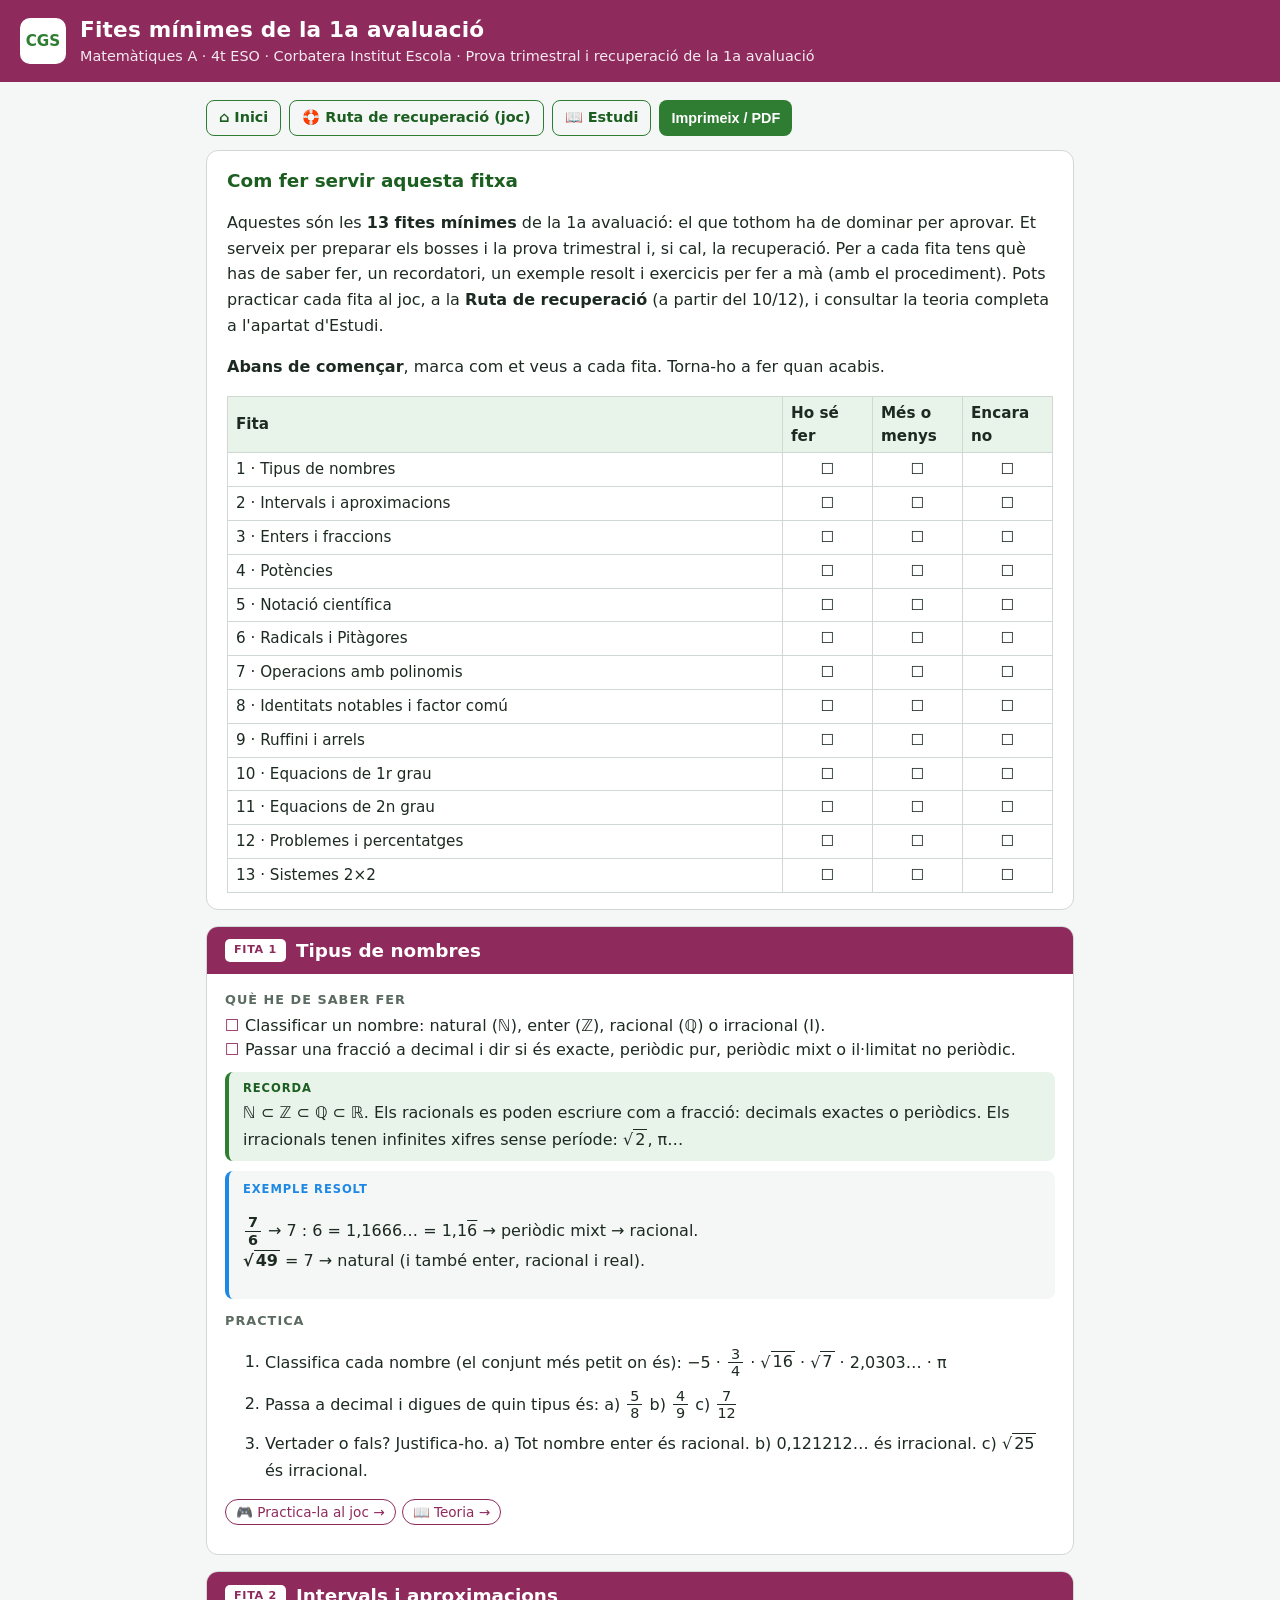
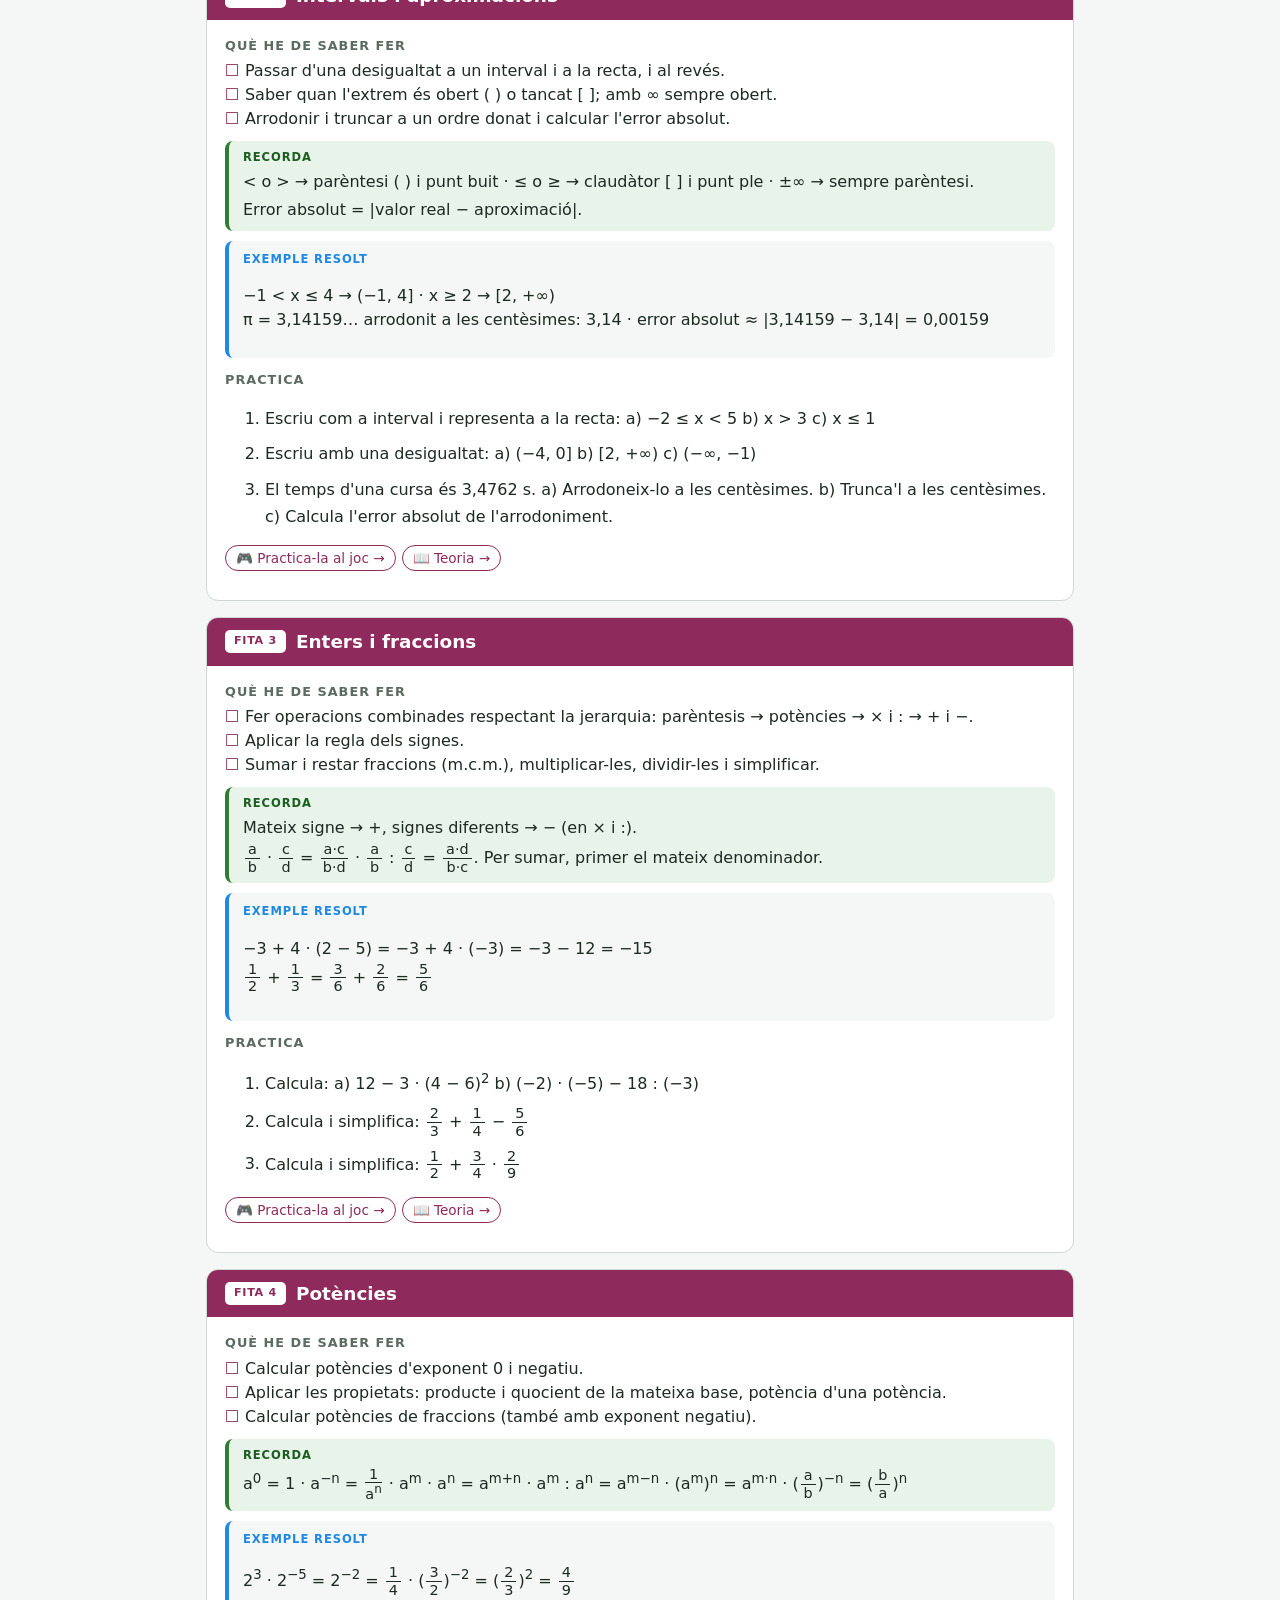
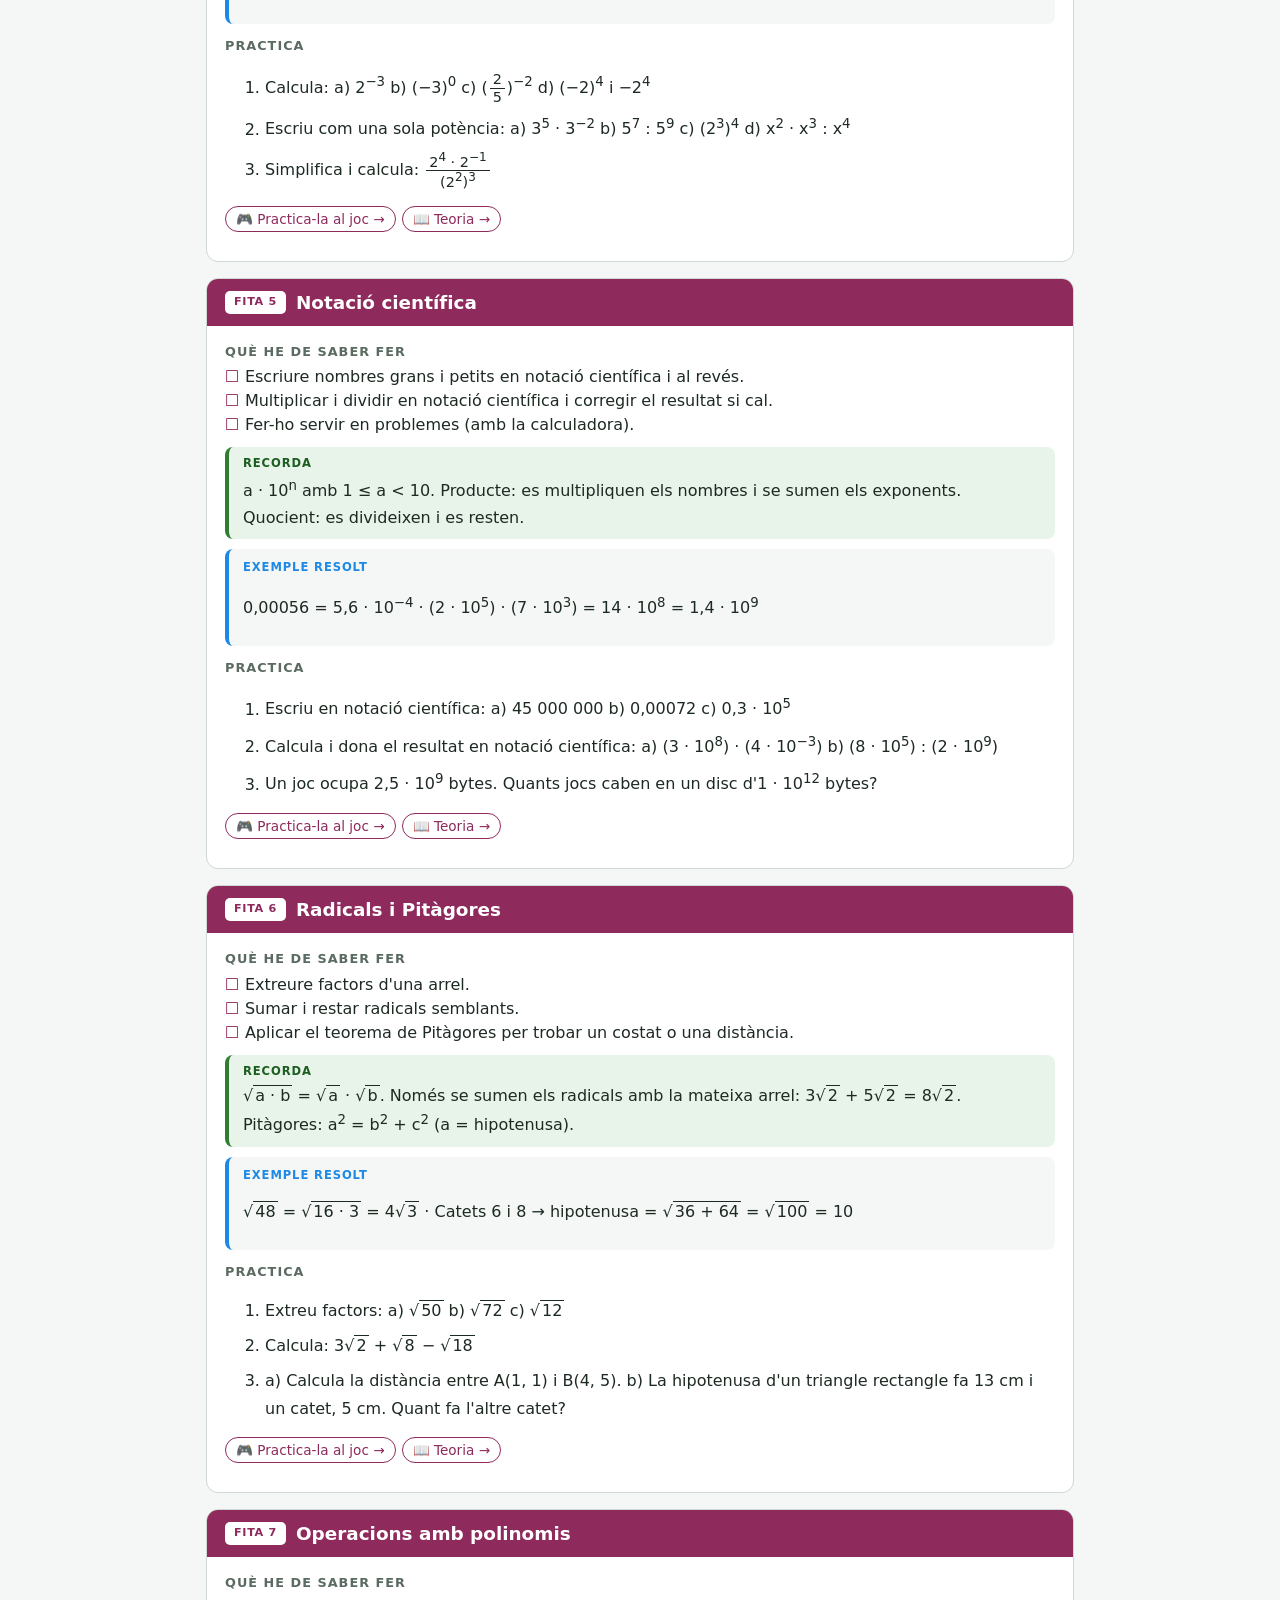
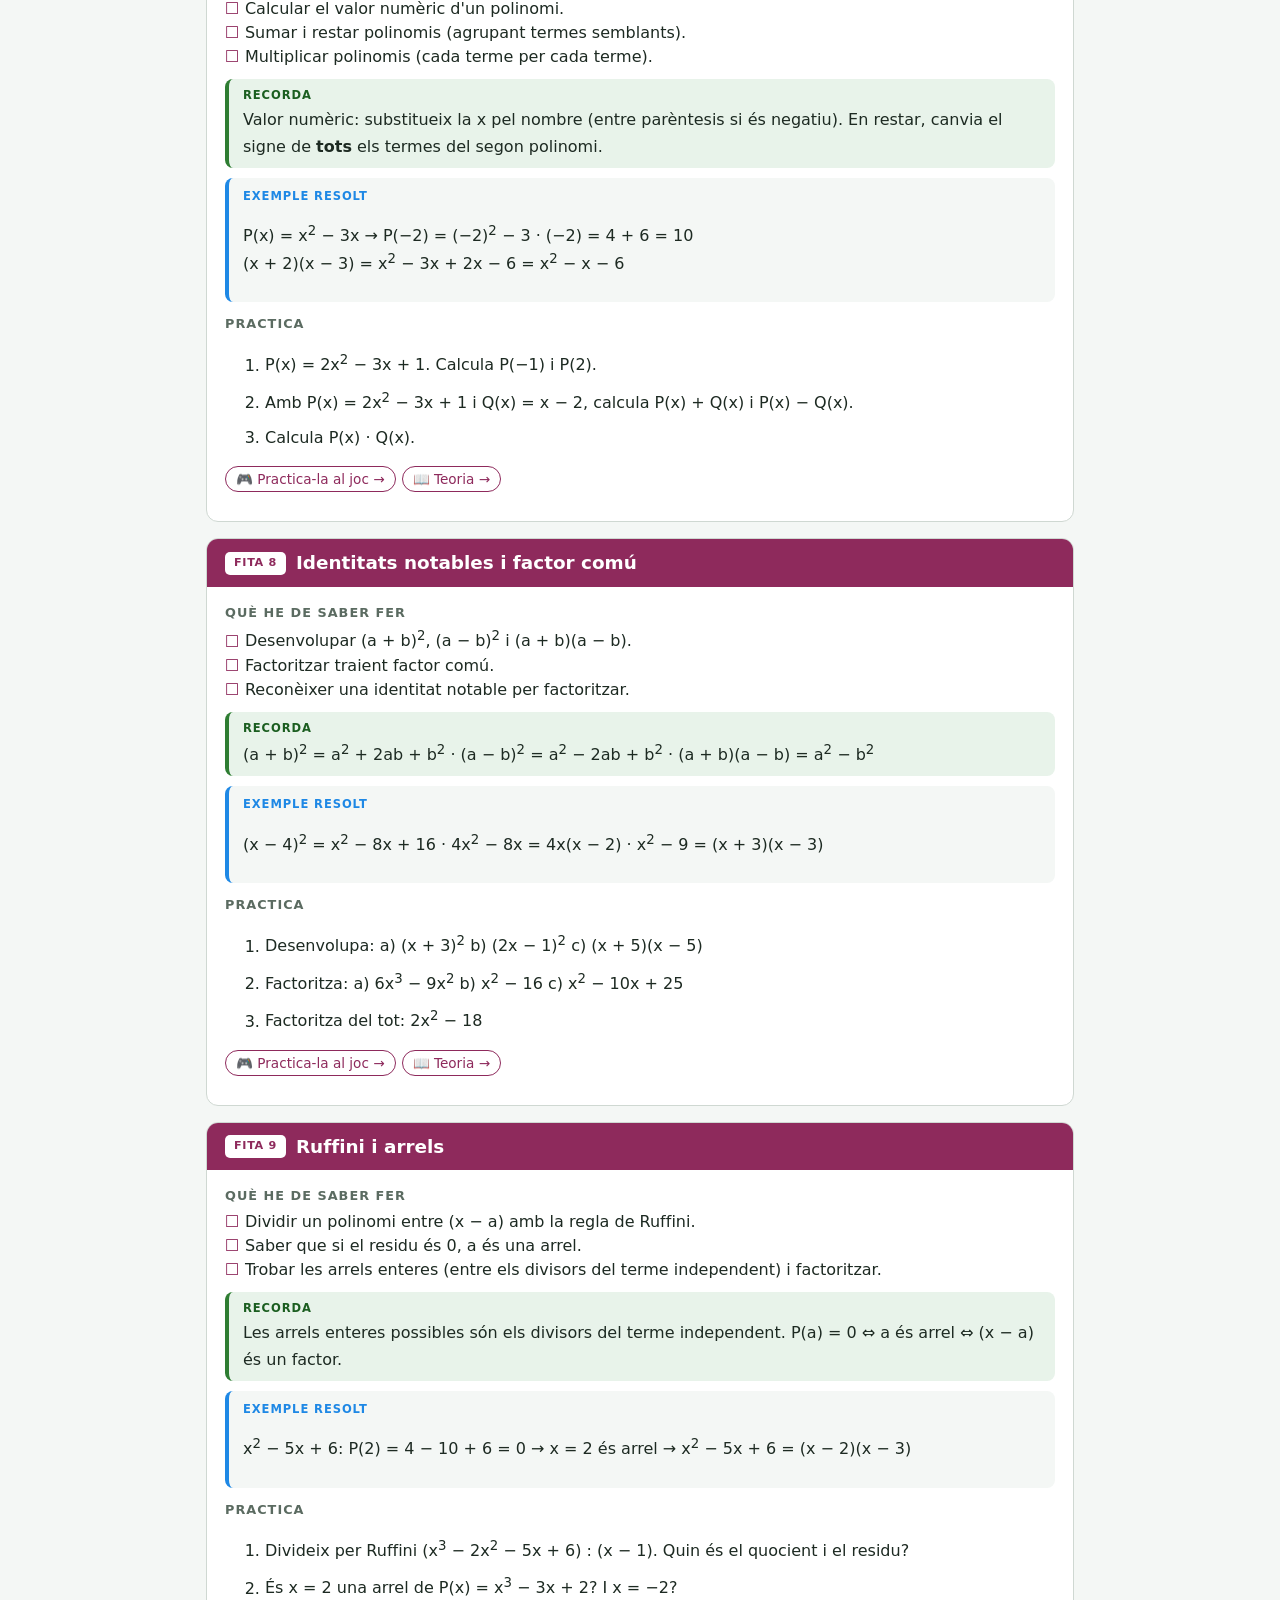
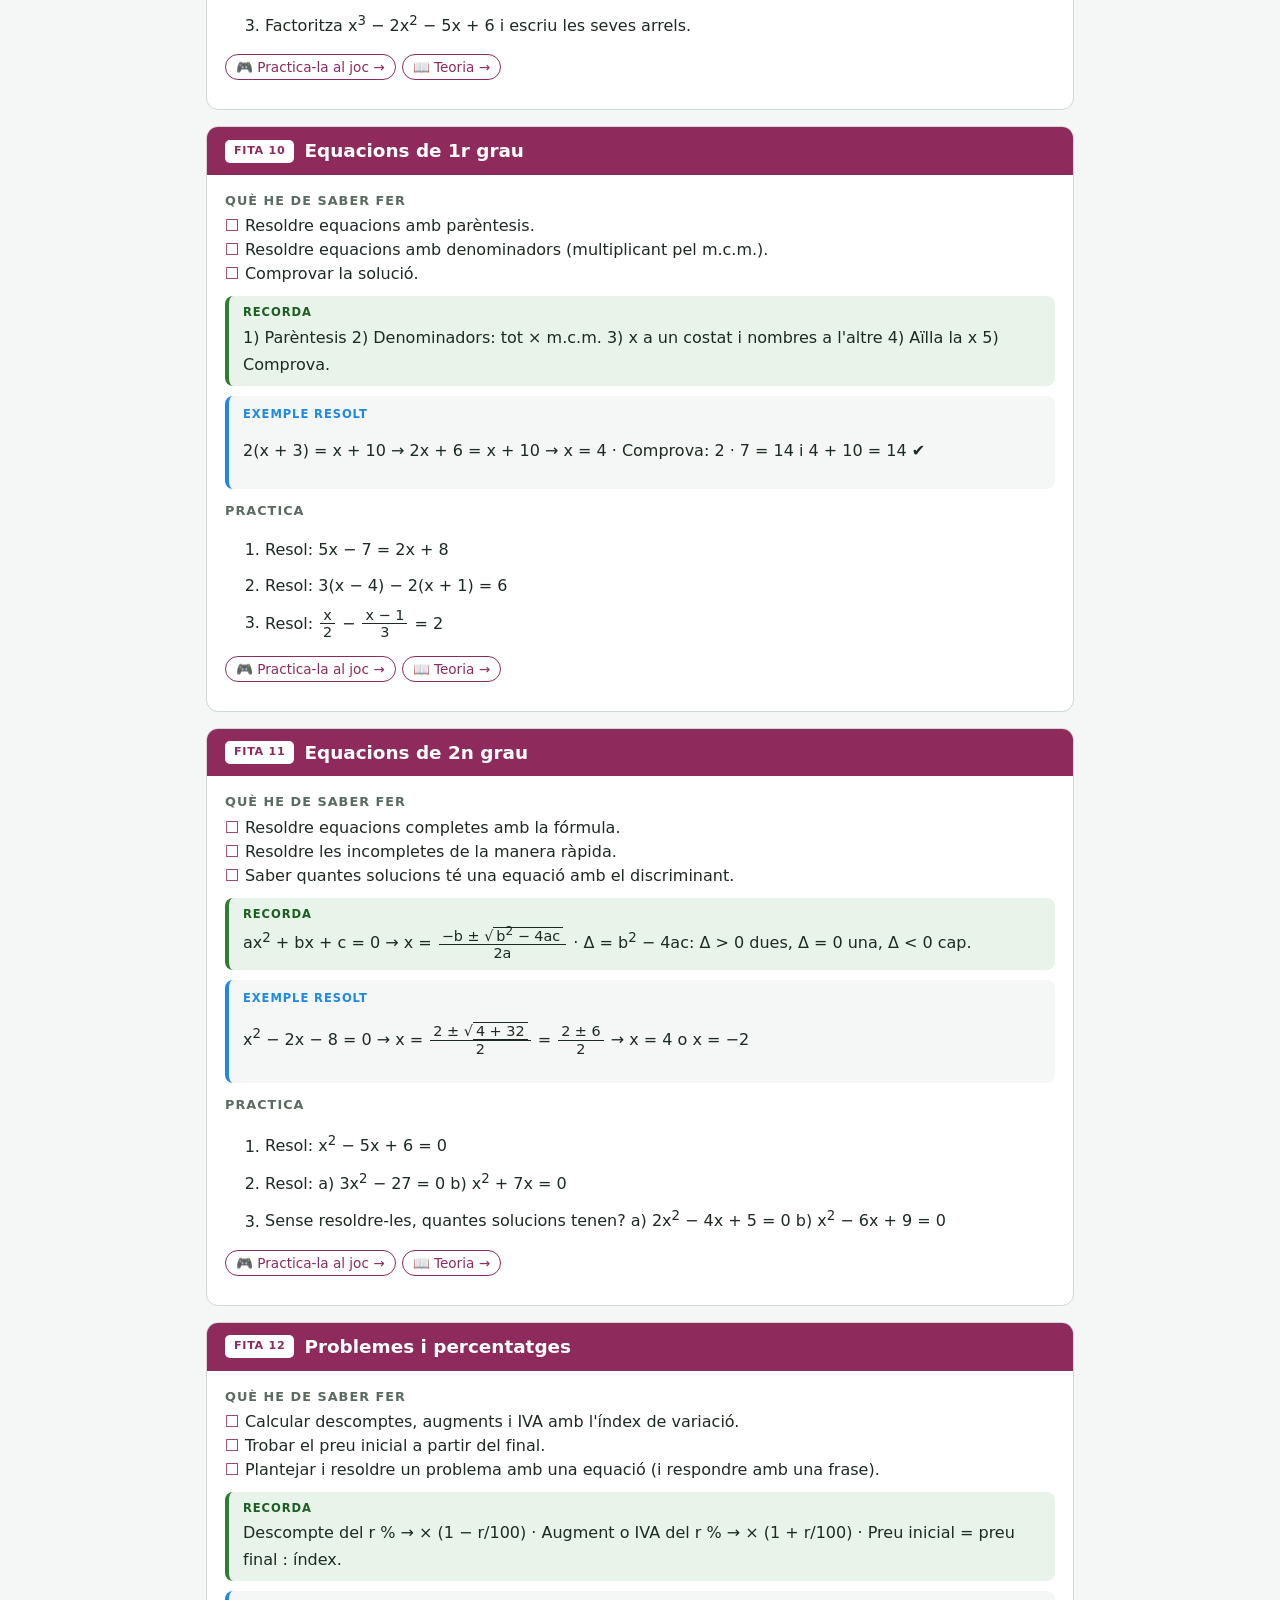
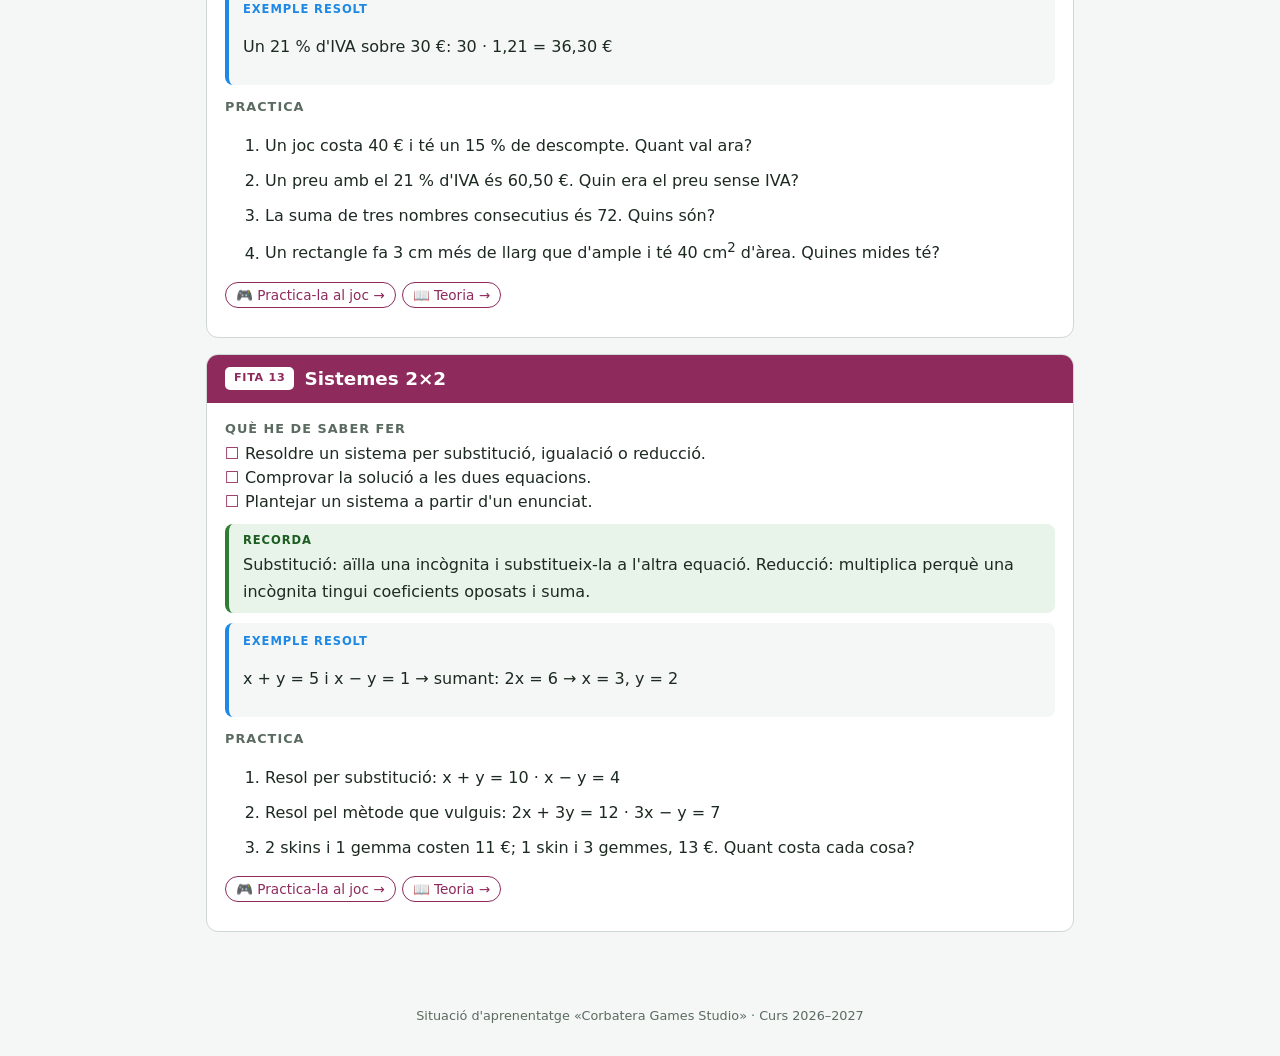
<file: recu-1a.html>
<!doctype html>
<html lang="ca">
<head>
  <meta charset="utf-8">
  <meta name="viewport" content="width=device-width, initial-scale=1">
  <title>Fites mínimes · 1a avaluació · Corbatera Games Studio</title>
  <meta name="description" content="Fitxa de repàs de les fites mínimes de la 1a avaluació de Matemàtiques A (4t ESO) per preparar la prova trimestral i la recuperació.">
  <link rel="stylesheet" href="css/estil.css">
  <link rel="stylesheet" href="css/estudi.css">
  <style>
    .top.rc, .unit > header { background: #8e2a5c; }
    .unit > header .badge { color: #8e2a5c; }
    .wrap { max-width: 900px; margin: 0 auto; padding: 18px 16px 40px; }
    .bar { display: flex; flex-wrap: wrap; gap: 8px; margin-bottom: 12px; }
    .bar .btn { text-decoration: none; }
    .fita { background: var(--card); border: 1px solid var(--line); border-radius: 12px; padding: 0 0 14px; margin: 16px 0; overflow: hidden; }
    .fita > header { background: #8e2a5c; color: #fff; padding: 10px 18px; display: flex; gap: 10px; align-items: center; flex-wrap: wrap; }
    .fita > header h2 { margin: 0; font-size: 1.15rem; }
    .fita > header .badge { background: #fff; color: #8e2a5c; }
    .fita .in { padding: 4px 18px 0; }
    .fita h3 { font-size: .8rem; text-transform: uppercase; letter-spacing: .08em; color: var(--muted); margin: 12px 0 4px; }
    .fita ul.sap { list-style: none; padding-left: 0; margin: 4px 0; }
    .fita ul.sap li::before { content: '☐ '; font-weight: 700; color: #8e2a5c; }
    .fita ol.exs > li { margin: 8px 0; line-height: 1.7; }
    .fita .sol { background: var(--green-l); border-left: 4px solid var(--green); border-radius: 6px; padding: 6px 10px; margin: 4px 0 10px; line-height: 1.8; }
    .space { display: none; }
    .rec { background: var(--green-l); border-left: 4px solid var(--green); border-radius: 8px; padding: 8px 14px; margin: 10px 0; }
    .rec::before { content: 'Recorda'; display: block; font-weight: 800; font-size: .72rem; letter-spacing: .08em; text-transform: uppercase; color: var(--green-d); margin-bottom: 2px; }
    .rec p { margin: 0; line-height: 1.7; }
    .auto { border-collapse: collapse; width: 100%; font-size: .95rem; }
    .auto th, .auto td { border: 1px solid var(--line); padding: 5px 8px; }
    .auto th { background: var(--green-l); text-align: left; }
    .auto td.c { text-align: center; width: 90px; }
    .links a { font-size: .85rem; text-decoration: none; padding: 4px 10px; border-radius: 16px; border: 1.5px solid #8e2a5c; color: #8e2a5c; margin-right: 6px; }
    @media (prefers-color-scheme: dark) { .links a { color: #e7a6c6; border-color: #b0457a; } }
    @media print {
      .foot, .bar, .links { display: none !important; }
      .top { -webkit-print-color-adjust: exact; print-color-adjust: exact; }
      .wrap { padding: 0; max-width: none; }
      .fita { break-inside: avoid; border-color: #bbb; }
      .fita > header, .fita .sol, .rec, .ex { -webkit-print-color-adjust: exact; print-color-adjust: exact; }
      .space { display: block; height: 120px; border-bottom: 1px dotted #bbb; }
      .pb { break-before: page; }
    }
  </style>
</head>
<body>
  <header class="top rc">
    <div class="logo" aria-hidden="true">CGS</div>
    <div>
      <h1>Fites mínimes de la 1a avaluació</h1>
      <p>Matemàtiques A · 4t ESO · Corbatera Institut Escola · Prova trimestral i recuperació de la 1a avaluació</p>
    </div>
  </header>
  <main class="wrap">
    <div class="bar"><a class="btn ghost sm" href="index.html">⌂ Inici</a><a class="btn ghost sm" href="temporada1.html#recu">🛟 Ruta de recuperació (joc)</a><a class="btn ghost sm" href="estudi.html">📖 Estudi</a><button class="btn sm" onclick="window.print()">Imprimeix / PDF</button></div>
    <section class="topic">
      <h3>Com fer servir aquesta fitxa</h3>
      <p>Aquestes són les <b>13 fites mínimes</b> de la 1a avaluació: el que tothom ha de dominar per aprovar. Et serveix per preparar els bosses i la prova trimestral i, si cal, la recuperació. Per a cada fita tens què has de saber fer, un recordatori, un exemple resolt i exercicis per fer a mà (amb el procediment). Pots practicar cada fita al joc, a la <b>Ruta de recuperació</b> (a partir del 10/12), i consultar la teoria completa a l'apartat d'Estudi.</p>
      <p><b>Abans de començar</b>, marca com et veus a cada fita. Torna-ho a fer quan acabis.</p>
      <div class="tblwrap"><table class="auto"><tr><th>Fita</th><th>Ho sé fer</th><th>Més o menys</th><th>Encara no</th></tr>
        <tr><td>1 · Tipus de nombres</td><td class="c">☐</td><td class="c">☐</td><td class="c">☐</td></tr>
        <tr><td>2 · Intervals i aproximacions</td><td class="c">☐</td><td class="c">☐</td><td class="c">☐</td></tr>
        <tr><td>3 · Enters i fraccions</td><td class="c">☐</td><td class="c">☐</td><td class="c">☐</td></tr>
        <tr><td>4 · Potències</td><td class="c">☐</td><td class="c">☐</td><td class="c">☐</td></tr>
        <tr><td>5 · Notació científica</td><td class="c">☐</td><td class="c">☐</td><td class="c">☐</td></tr>
        <tr><td>6 · Radicals i Pitàgores</td><td class="c">☐</td><td class="c">☐</td><td class="c">☐</td></tr>
        <tr><td>7 · Operacions amb polinomis</td><td class="c">☐</td><td class="c">☐</td><td class="c">☐</td></tr>
        <tr><td>8 · Identitats notables i factor comú</td><td class="c">☐</td><td class="c">☐</td><td class="c">☐</td></tr>
        <tr><td>9 · Ruffini i arrels</td><td class="c">☐</td><td class="c">☐</td><td class="c">☐</td></tr>
        <tr><td>10 · Equacions de 1r grau</td><td class="c">☐</td><td class="c">☐</td><td class="c">☐</td></tr>
        <tr><td>11 · Equacions de 2n grau</td><td class="c">☐</td><td class="c">☐</td><td class="c">☐</td></tr>
        <tr><td>12 · Problemes i percentatges</td><td class="c">☐</td><td class="c">☐</td><td class="c">☐</td></tr>
        <tr><td>13 · Sistemes 2×2</td><td class="c">☐</td><td class="c">☐</td><td class="c">☐</td></tr>
      </table></div>
    </section>
    <section class="fita" id="fita1"><header><span class="badge">FITA 1</span><h2>Tipus de nombres</h2></header><div class="in">
      <h3>Què he de saber fer</h3><ul class="sap"><li>Classificar un nombre: natural (ℕ), enter (ℤ), racional (ℚ) o irracional (I).</li><li>Passar una fracció a decimal i dir si és exacte, periòdic pur, periòdic mixt o il·limitat no periòdic.</li></ul>
      <div class="rec"><p>ℕ ⊂ ℤ ⊂ ℚ ⊂ ℝ. Els racionals es poden escriure com a fracció: decimals exactes o periòdics. Els irracionals tenen infinites xifres sense període: √<span class="rad">2</span>, π…</p></div>
      <div class="ex"><p><b><span class="frac"><span>7</span><span>6</span></span></b> → 7 : 6 = 1,1666… = 1,1<span class="per">6</span> → periòdic mixt → racional.<br><b>√<span class="rad">49</span></b> = 7 → natural (i també enter, racional i real).</p></div>
      <h3>Practica</h3><ol class="exs"><li>Classifica cada nombre (el conjunt més petit on és): −5 · <span class="frac"><span>3</span><span>4</span></span> · √<span class="rad">16</span> · √<span class="rad">7</span> · 2,0303… · π<div class="space"></div></li><li>Passa a decimal i digues de quin tipus és: a) <span class="frac"><span>5</span><span>8</span></span> b) <span class="frac"><span>4</span><span>9</span></span> c) <span class="frac"><span>7</span><span>12</span></span><div class="space"></div></li><li>Vertader o fals? Justifica-ho. a) Tot nombre enter és racional. b) 0,121212… és irracional. c) √<span class="rad">25</span> és irracional.<div class="space"></div></li></ol>
      <p class="links"><a href="temporada1.html#jugar=RC1">🎮 Practica-la al joc →</a><a href="estudi.html#u1-conjunts">📖 Teoria →</a></p>
    </div></section>
    <section class="fita" id="fita2"><header><span class="badge">FITA 2</span><h2>Intervals i aproximacions</h2></header><div class="in">
      <h3>Què he de saber fer</h3><ul class="sap"><li>Passar d'una desigualtat a un interval i a la recta, i al revés.</li><li>Saber quan l'extrem és obert ( ) o tancat [ ]; amb ∞ sempre obert.</li><li>Arrodonir i truncar a un ordre donat i calcular l'error absolut.</li></ul>
      <div class="rec"><p>&lt; o &gt; → parèntesi ( ) i punt buit · ≤ o ≥ → claudàtor [ ] i punt ple · ±∞ → sempre parèntesi.<br>Error absolut = |valor real − aproximació|.</p></div>
      <div class="ex"><p>−1 &lt; x ≤ 4 → (−1, 4] · x ≥ 2 → [2, +∞)<br>π = 3,14159… arrodonit a les centèsimes: 3,14 · error absolut ≈ |3,14159 − 3,14| = 0,00159</p></div>
      <h3>Practica</h3><ol class="exs"><li>Escriu com a interval i representa a la recta: a) −2 ≤ x &lt; 5 b) x &gt; 3 c) x ≤ 1<div class="space"></div></li><li>Escriu amb una desigualtat: a) (−4, 0] b) [2, +∞) c) (−∞, −1)<div class="space"></div></li><li>El temps d'una cursa és 3,4762 s. a) Arrodoneix-lo a les centèsimes. b) Trunca'l a les centèsimes. c) Calcula l'error absolut de l'arrodoniment.<div class="space"></div></li></ol>
      <p class="links"><a href="temporada1.html#jugar=RC2">🎮 Practica-la al joc →</a><a href="estudi.html#u1-intervals">📖 Teoria →</a></p>
    </div></section>
    <section class="fita" id="fita3"><header><span class="badge">FITA 3</span><h2>Enters i fraccions</h2></header><div class="in">
      <h3>Què he de saber fer</h3><ul class="sap"><li>Fer operacions combinades respectant la jerarquia: parèntesis → potències → × i : → + i −.</li><li>Aplicar la regla dels signes.</li><li>Sumar i restar fraccions (m.c.m.), multiplicar-les, dividir-les i simplificar.</li></ul>
      <div class="rec"><p>Mateix signe → +, signes diferents → − (en × i :).<br><span class="frac"><span>a</span><span>b</span></span> · <span class="frac"><span>c</span><span>d</span></span> = <span class="frac"><span>a·c</span><span>b·d</span></span> · <span class="frac"><span>a</span><span>b</span></span> : <span class="frac"><span>c</span><span>d</span></span> = <span class="frac"><span>a·d</span><span>b·c</span></span>. Per sumar, primer el mateix denominador.</p></div>
      <div class="ex"><p>−3 + 4 · (2 − 5) = −3 + 4 · (−3) = −3 − 12 = −15<br><span class="frac"><span>1</span><span>2</span></span> + <span class="frac"><span>1</span><span>3</span></span> = <span class="frac"><span>3</span><span>6</span></span> + <span class="frac"><span>2</span><span>6</span></span> = <span class="frac"><span>5</span><span>6</span></span></p></div>
      <h3>Practica</h3><ol class="exs"><li>Calcula: a) 12 − 3 · (4 − 6)<sup>2</sup> b) (−2) · (−5) − 18 : (−3)<div class="space"></div></li><li>Calcula i simplifica: <span class="frac"><span>2</span><span>3</span></span> + <span class="frac"><span>1</span><span>4</span></span> − <span class="frac"><span>5</span><span>6</span></span><div class="space"></div></li><li>Calcula i simplifica: <span class="frac"><span>1</span><span>2</span></span> + <span class="frac"><span>3</span><span>4</span></span> · <span class="frac"><span>2</span><span>9</span></span><div class="space"></div></li></ol>
      <p class="links"><a href="temporada1.html#jugar=RC3">🎮 Practica-la al joc →</a><a href="estudi.html#u1-enters">📖 Teoria →</a></p>
    </div></section>
    <section class="fita" id="fita4"><header><span class="badge">FITA 4</span><h2>Potències</h2></header><div class="in">
      <h3>Què he de saber fer</h3><ul class="sap"><li>Calcular potències d'exponent 0 i negatiu.</li><li>Aplicar les propietats: producte i quocient de la mateixa base, potència d'una potència.</li><li>Calcular potències de fraccions (també amb exponent negatiu).</li></ul>
      <div class="rec"><p>a<sup>0</sup> = 1 · a<sup>−n</sup> = <span class="frac"><span>1</span><span>a<sup>n</sup></span></span> · a<sup>m</sup> · a<sup>n</sup> = a<sup>m+n</sup> · a<sup>m</sup> : a<sup>n</sup> = a<sup>m−n</sup> · (a<sup>m</sup>)<sup>n</sup> = a<sup>m·n</sup> · (<span class="frac"><span>a</span><span>b</span></span>)<sup>−n</sup> = (<span class="frac"><span>b</span><span>a</span></span>)<sup>n</sup></p></div>
      <div class="ex"><p>2<sup>3</sup> · 2<sup>−5</sup> = 2<sup>−2</sup> = <span class="frac"><span>1</span><span>4</span></span> · (<span class="frac"><span>3</span><span>2</span></span>)<sup>−2</sup> = (<span class="frac"><span>2</span><span>3</span></span>)<sup>2</sup> = <span class="frac"><span>4</span><span>9</span></span></p></div>
      <h3>Practica</h3><ol class="exs"><li>Calcula: a) 2<sup>−3</sup> b) (−3)<sup>0</sup> c) (<span class="frac"><span>2</span><span>5</span></span>)<sup>−2</sup> d) (−2)<sup>4</sup> i −2<sup>4</sup><div class="space"></div></li><li>Escriu com una sola potència: a) 3<sup>5</sup> · 3<sup>−2</sup> b) 5<sup>7</sup> : 5<sup>9</sup> c) (2<sup>3</sup>)<sup>4</sup> d) x<sup>2</sup> · x<sup>3</sup> : x<sup>4</sup><div class="space"></div></li><li>Simplifica i calcula: <span class="frac"><span>2<sup>4</sup> · 2<sup>−1</sup></span><span>(2<sup>2</sup>)<sup>3</sup></span></span><div class="space"></div></li></ol>
      <p class="links"><a href="temporada1.html#jugar=RC4">🎮 Practica-la al joc →</a><a href="estudi.html#u2-propietats">📖 Teoria →</a></p>
    </div></section>
    <section class="fita" id="fita5"><header><span class="badge">FITA 5</span><h2>Notació científica</h2></header><div class="in">
      <h3>Què he de saber fer</h3><ul class="sap"><li>Escriure nombres grans i petits en notació científica i al revés.</li><li>Multiplicar i dividir en notació científica i corregir el resultat si cal.</li><li>Fer-ho servir en problemes (amb la calculadora).</li></ul>
      <div class="rec"><p>a · 10<sup>n</sup> amb 1 ≤ a &lt; 10. Producte: es multipliquen els nombres i se sumen els exponents. Quocient: es divideixen i es resten.</p></div>
      <div class="ex"><p>0,00056 = 5,6 · 10<sup>−4</sup> · (2 · 10<sup>5</sup>) · (7 · 10<sup>3</sup>) = 14 · 10<sup>8</sup> = 1,4 · 10<sup>9</sup></p></div>
      <h3>Practica</h3><ol class="exs"><li>Escriu en notació científica: a) 45 000 000 b) 0,00072 c) 0,3 · 10<sup>5</sup><div class="space"></div></li><li>Calcula i dona el resultat en notació científica: a) (3 · 10<sup>8</sup>) · (4 · 10<sup>−3</sup>) b) (8 · 10<sup>5</sup>) : (2 · 10<sup>9</sup>)<div class="space"></div></li><li>Un joc ocupa 2,5 · 10<sup>9</sup> bytes. Quants jocs caben en un disc d'1 · 10<sup>12</sup> bytes?<div class="space"></div></li></ol>
      <p class="links"><a href="temporada1.html#jugar=RC5">🎮 Practica-la al joc →</a><a href="estudi.html#u2-nc">📖 Teoria →</a></p>
    </div></section>
    <section class="fita" id="fita6"><header><span class="badge">FITA 6</span><h2>Radicals i Pitàgores</h2></header><div class="in">
      <h3>Què he de saber fer</h3><ul class="sap"><li>Extreure factors d'una arrel.</li><li>Sumar i restar radicals semblants.</li><li>Aplicar el teorema de Pitàgores per trobar un costat o una distància.</li></ul>
      <div class="rec"><p>√<span class="rad">a · b</span> = √<span class="rad">a</span> · √<span class="rad">b</span>. Només se sumen els radicals amb la mateixa arrel: 3√<span class="rad">2</span> + 5√<span class="rad">2</span> = 8√<span class="rad">2</span>.<br>Pitàgores: a<sup>2</sup> = b<sup>2</sup> + c<sup>2</sup> (a = hipotenusa).</p></div>
      <div class="ex"><p>√<span class="rad">48</span> = √<span class="rad">16 · 3</span> = 4√<span class="rad">3</span> · Catets 6 i 8 → hipotenusa = √<span class="rad">36 + 64</span> = √<span class="rad">100</span> = 10</p></div>
      <h3>Practica</h3><ol class="exs"><li>Extreu factors: a) √<span class="rad">50</span> b) √<span class="rad">72</span> c) √<span class="rad">12</span><div class="space"></div></li><li>Calcula: 3√<span class="rad">2</span> + √<span class="rad">8</span> − √<span class="rad">18</span><div class="space"></div></li><li>a) Calcula la distància entre A(1, 1) i B(4, 5). b) La hipotenusa d'un triangle rectangle fa 13 cm i un catet, 5 cm. Quant fa l'altre catet?<div class="space"></div></li></ol>
      <p class="links"><a href="temporada1.html#jugar=RC6">🎮 Practica-la al joc →</a><a href="estudi.html#u2-radicals">📖 Teoria →</a></p>
    </div></section>
    <section class="fita" id="fita7"><header><span class="badge">FITA 7</span><h2>Operacions amb polinomis</h2></header><div class="in">
      <h3>Què he de saber fer</h3><ul class="sap"><li>Calcular el valor numèric d'un polinomi.</li><li>Sumar i restar polinomis (agrupant termes semblants).</li><li>Multiplicar polinomis (cada terme per cada terme).</li></ul>
      <div class="rec"><p>Valor numèric: substitueix la x pel nombre (entre parèntesis si és negatiu). En restar, canvia el signe de <b>tots</b> els termes del segon polinomi.</p></div>
      <div class="ex"><p>P(x) = x<sup>2</sup> − 3x → P(−2) = (−2)<sup>2</sup> − 3 · (−2) = 4 + 6 = 10<br>(x + 2)(x − 3) = x<sup>2</sup> − 3x + 2x − 6 = x<sup>2</sup> − x − 6</p></div>
      <h3>Practica</h3><ol class="exs"><li>P(x) = 2x<sup>2</sup> − 3x + 1. Calcula P(−1) i P(2).<div class="space"></div></li><li>Amb P(x) = 2x<sup>2</sup> − 3x + 1 i Q(x) = x − 2, calcula P(x) + Q(x) i P(x) − Q(x).<div class="space"></div></li><li>Calcula P(x) · Q(x).<div class="space"></div></li></ol>
      <p class="links"><a href="temporada1.html#jugar=RC7">🎮 Practica-la al joc →</a><a href="estudi.html#u3-operacions">📖 Teoria →</a></p>
    </div></section>
    <section class="fita" id="fita8"><header><span class="badge">FITA 8</span><h2>Identitats notables i factor comú</h2></header><div class="in">
      <h3>Què he de saber fer</h3><ul class="sap"><li>Desenvolupar (a + b)<sup>2</sup>, (a − b)<sup>2</sup> i (a + b)(a − b).</li><li>Factoritzar traient factor comú.</li><li>Reconèixer una identitat notable per factoritzar.</li></ul>
      <div class="rec"><p>(a + b)<sup>2</sup> = a<sup>2</sup> + 2ab + b<sup>2</sup> · (a − b)<sup>2</sup> = a<sup>2</sup> − 2ab + b<sup>2</sup> · (a + b)(a − b) = a<sup>2</sup> − b<sup>2</sup></p></div>
      <div class="ex"><p>(x − 4)<sup>2</sup> = x<sup>2</sup> − 8x + 16 · 4x<sup>2</sup> − 8x = 4x(x − 2) · x<sup>2</sup> − 9 = (x + 3)(x − 3)</p></div>
      <h3>Practica</h3><ol class="exs"><li>Desenvolupa: a) (x + 3)<sup>2</sup> b) (2x − 1)<sup>2</sup> c) (x + 5)(x − 5)<div class="space"></div></li><li>Factoritza: a) 6x<sup>3</sup> − 9x<sup>2</sup> b) x<sup>2</sup> − 16 c) x<sup>2</sup> − 10x + 25<div class="space"></div></li><li>Factoritza del tot: 2x<sup>2</sup> − 18<div class="space"></div></li></ol>
      <p class="links"><a href="temporada1.html#jugar=RC8">🎮 Practica-la al joc →</a><a href="estudi.html#u3-notables">📖 Teoria →</a></p>
    </div></section>
    <section class="fita" id="fita9"><header><span class="badge">FITA 9</span><h2>Ruffini i arrels</h2></header><div class="in">
      <h3>Què he de saber fer</h3><ul class="sap"><li>Dividir un polinomi entre (x − a) amb la regla de Ruffini.</li><li>Saber que si el residu és 0, a és una arrel.</li><li>Trobar les arrels enteres (entre els divisors del terme independent) i factoritzar.</li></ul>
      <div class="rec"><p>Les arrels enteres possibles són els divisors del terme independent. P(a) = 0 ⇔ a és arrel ⇔ (x − a) és un factor.</p></div>
      <div class="ex"><p>x<sup>2</sup> − 5x + 6: P(2) = 4 − 10 + 6 = 0 → x = 2 és arrel → x<sup>2</sup> − 5x + 6 = (x − 2)(x − 3)</p></div>
      <h3>Practica</h3><ol class="exs"><li>Divideix per Ruffini (x<sup>3</sup> − 2x<sup>2</sup> − 5x + 6) : (x − 1). Quin és el quocient i el residu?<div class="space"></div></li><li>És x = 2 una arrel de P(x) = x<sup>3</sup> − 3x + 2? I x = −2?<div class="space"></div></li><li>Factoritza x<sup>3</sup> − 2x<sup>2</sup> − 5x + 6 i escriu les seves arrels.<div class="space"></div></li></ol>
      <p class="links"><a href="temporada1.html#jugar=RC9">🎮 Practica-la al joc →</a><a href="estudi.html#u3-ruffini">📖 Teoria →</a></p>
    </div></section>
    <section class="fita" id="fita10"><header><span class="badge">FITA 10</span><h2>Equacions de 1r grau</h2></header><div class="in">
      <h3>Què he de saber fer</h3><ul class="sap"><li>Resoldre equacions amb parèntesis.</li><li>Resoldre equacions amb denominadors (multiplicant pel m.c.m.).</li><li>Comprovar la solució.</li></ul>
      <div class="rec"><p>1) Parèntesis 2) Denominadors: tot × m.c.m. 3) x a un costat i nombres a l'altre 4) Aïlla la x 5) Comprova.</p></div>
      <div class="ex"><p>2(x + 3) = x + 10 → 2x + 6 = x + 10 → x = 4 · Comprova: 2 · 7 = 14 i 4 + 10 = 14 ✔</p></div>
      <h3>Practica</h3><ol class="exs"><li>Resol: 5x − 7 = 2x + 8<div class="space"></div></li><li>Resol: 3(x − 4) − 2(x + 1) = 6<div class="space"></div></li><li>Resol: <span class="frac"><span>x</span><span>2</span></span> − <span class="frac"><span>x − 1</span><span>3</span></span> = 2<div class="space"></div></li></ol>
      <p class="links"><a href="temporada1.html#jugar=RC10">🎮 Practica-la al joc →</a><a href="estudi.html#u4-eq1">📖 Teoria →</a></p>
    </div></section>
    <section class="fita" id="fita11"><header><span class="badge">FITA 11</span><h2>Equacions de 2n grau</h2></header><div class="in">
      <h3>Què he de saber fer</h3><ul class="sap"><li>Resoldre equacions completes amb la fórmula.</li><li>Resoldre les incompletes de la manera ràpida.</li><li>Saber quantes solucions té una equació amb el discriminant.</li></ul>
      <div class="rec"><p>ax<sup>2</sup> + bx + c = 0 → x = <span class="frac"><span>−b ± √<span class="rad">b<sup>2</sup> − 4ac</span></span><span>2a</span></span> · Δ = b<sup>2</sup> − 4ac: Δ &gt; 0 dues, Δ = 0 una, Δ &lt; 0 cap.</p></div>
      <div class="ex"><p>x<sup>2</sup> − 2x − 8 = 0 → x = <span class="frac"><span>2 ± √<span class="rad">4 + 32</span></span><span>2</span></span> = <span class="frac"><span>2 ± 6</span><span>2</span></span> → x = 4 o x = −2</p></div>
      <h3>Practica</h3><ol class="exs"><li>Resol: x<sup>2</sup> − 5x + 6 = 0<div class="space"></div></li><li>Resol: a) 3x<sup>2</sup> − 27 = 0 b) x<sup>2</sup> + 7x = 0<div class="space"></div></li><li>Sense resoldre-les, quantes solucions tenen? a) 2x<sup>2</sup> − 4x + 5 = 0 b) x<sup>2</sup> − 6x + 9 = 0<div class="space"></div></li></ol>
      <p class="links"><a href="temporada1.html#jugar=RC11">🎮 Practica-la al joc →</a><a href="estudi.html#u4-eq2">📖 Teoria →</a></p>
    </div></section>
    <section class="fita" id="fita12"><header><span class="badge">FITA 12</span><h2>Problemes i percentatges</h2></header><div class="in">
      <h3>Què he de saber fer</h3><ul class="sap"><li>Calcular descomptes, augments i IVA amb l'índex de variació.</li><li>Trobar el preu inicial a partir del final.</li><li>Plantejar i resoldre un problema amb una equació (i respondre amb una frase).</li></ul>
      <div class="rec"><p>Descompte del r % → × (1 − r/100) · Augment o IVA del r % → × (1 + r/100) · Preu inicial = preu final : índex.</p></div>
      <div class="ex"><p>Un 21 % d'IVA sobre 30 €: 30 · 1,21 = 36,30 €</p></div>
      <h3>Practica</h3><ol class="exs"><li>Un joc costa 40 € i té un 15 % de descompte. Quant val ara?<div class="space"></div></li><li>Un preu amb el 21 % d'IVA és 60,50 €. Quin era el preu sense IVA?<div class="space"></div></li><li>La suma de tres nombres consecutius és 72. Quins són?<div class="space"></div></li><li>Un rectangle fa 3 cm més de llarg que d'ample i té 40 cm<sup>2</sup> d'àrea. Quines mides té?<div class="space"></div></li></ol>
      <p class="links"><a href="temporada1.html#jugar=RC12">🎮 Practica-la al joc →</a><a href="estudi.html#u4-problemes">📖 Teoria →</a></p>
    </div></section>
    <section class="fita" id="fita13"><header><span class="badge">FITA 13</span><h2>Sistemes 2×2</h2></header><div class="in">
      <h3>Què he de saber fer</h3><ul class="sap"><li>Resoldre un sistema per substitució, igualació o reducció.</li><li>Comprovar la solució a les dues equacions.</li><li>Plantejar un sistema a partir d'un enunciat.</li></ul>
      <div class="rec"><p>Substitució: aïlla una incògnita i substitueix-la a l'altra equació. Reducció: multiplica perquè una incògnita tingui coeficients oposats i suma.</p></div>
      <div class="ex"><p>x + y = 5 i x − y = 1 → sumant: 2x = 6 → x = 3, y = 2</p></div>
      <h3>Practica</h3><ol class="exs"><li>Resol per substitució: x + y = 10 · x − y = 4<div class="space"></div></li><li>Resol pel mètode que vulguis: 2x + 3y = 12 · 3x − y = 7<div class="space"></div></li><li>2 skins i 1 gemma costen 11 €; 1 skin i 3 gemmes, 13 €. Quant costa cada cosa?<div class="space"></div></li></ol>
      <p class="links"><a href="temporada1.html#jugar=RC13">🎮 Practica-la al joc →</a><a href="estudi.html#u4-sistemes">📖 Teoria →</a></p>
    </div></section>
  </main>
  <footer class="foot">Situació d'aprenentatge «Corbatera Games Studio» · Curs 2026–2027</footer>
</body>
</html>
</file>
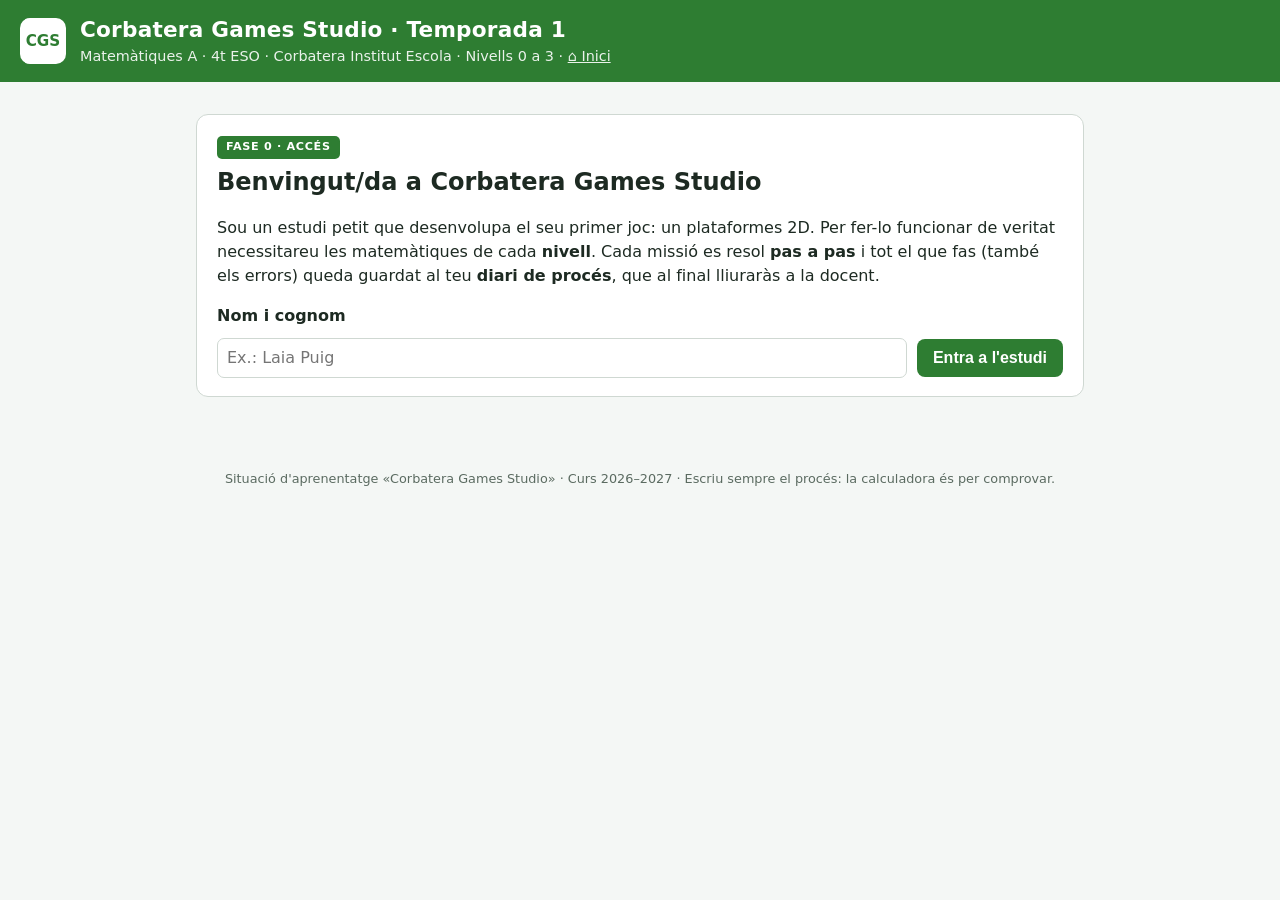
<file: temporada1.html>
<!doctype html>
<html lang="ca">
<head>
  <meta charset="utf-8">
  <meta name="viewport" content="width=device-width, initial-scale=1">
  <title>Temporada 1 · Corbatera Games Studio</title>
  <meta name="description" content="Gamificació de Matemàtiques A (4t ESO): nombres reals, potències, radicals, polinomis, equacions i sistemes, pas a pas.">
  <link rel="stylesheet" href="css/estil.css">
</head>
<body>
  <header class="top">
    <div class="logo" aria-hidden="true">CGS</div>
    <div>
      <h1>Corbatera Games Studio · Temporada 1</h1>
      <p>Matemàtiques A · 4t ESO · Corbatera Institut Escola · Nivells 0 a 3 · <a href="index.html" style="color:#fff">⌂ Inici</a></p>
    </div>
  </header>
  <main id="app"><noscript>Cal activar JavaScript per jugar.</noscript></main>
  <footer class="foot">Situació d'aprenentatge «Corbatera Games Studio» · Curs 2026–2027 · Escriu sempre el procés: la calculadora és per comprovar.</footer>

  <!-- Estils de l'informe descarregable -->
  <script type="text/plain" id="report-css">
    body{font-family:system-ui,-apple-system,"Segoe UI",Roboto,sans-serif;color:#1d2a22;max-width:900px;margin:0 auto;padding:24px;line-height:1.45;background:#fff}
    .rhead{background:#2e7d32;color:#fff;padding:12px 16px;border-radius:8px;display:flex;justify-content:space-between;flex-wrap:wrap;gap:8px;font-size:14px}
    h1{margin:18px 0 4px}h2{border-bottom:2px solid #2e7d32;padding-bottom:4px;margin-top:28px}
    .small{color:#5b6b61;font-size:.85em;font-weight:normal}
    table{border-collapse:collapse;width:100%;font-size:14px}th,td{border:1px solid #cfd8d2;padding:6px 8px;text-align:left}th{background:#e8f3ea}
    .badge{display:inline-block;background:#2e7d32;color:#fff;font-size:11px;font-weight:700;letter-spacing:.05em;padding:2px 8px;border-radius:4px}
    .dm{margin:18px 0;page-break-inside:avoid}.dm h3{margin:0 0 8px}
    .dex{border:1px solid #cfd8d2;border-radius:8px;padding:10px 14px;margin:10px 0;page-break-inside:avoid}.dex h4{margin:0 0 6px}
    .ctx{background:#f5f8f6;padding:8px 10px;border-radius:6px;margin-bottom:6px}
    .big{font-size:1.25em;text-align:center;margin:6px 0}
    .sq{font-weight:600}.proc{color:#1b5e20}.wrong{color:#b23b3b}.wrong s{text-decoration-thickness:2px}
    .tag{display:inline-block;font-size:11px;background:#e8f3ea;color:#1b5e20;border-radius:10px;padding:1px 8px;margin-left:4px}.tag.red{background:#fdeaea;color:#b23b3b}
    .frac{display:inline-flex;flex-direction:column;vertical-align:middle;text-align:center;font-size:.9em}.frac span:first-child{border-bottom:1px solid currentColor}
    .rad{border-top:1px solid currentColor}.per{text-decoration:overline}.nw{white-space:nowrap}
    table.ruffini,table.areatab{width:auto;margin:6px auto}.ruffini td{border:0;padding:3px 10px;text-align:center}.ruffini td.ra{border-right:2px solid #1d2a22}.ruffini tr.rmid td{border-bottom:2px solid #1d2a22}.ruffini tr.rmid td:first-child{border-bottom:0}
    sub{font-size:.75em}.br{display:inline-block;width:100%}
    svg{display:none}ol{padding-left:22px}li{margin:6px 0}
    @media print{body{padding:0}.rhead{-webkit-print-color-adjust:exact;print-color-adjust:exact}}
  </script>
  <script src="js/util.js"></script>
  <script src="js/nivell0.js"></script>
  <script src="js/nivell1.js"></script>
  <script src="js/nivell2.js"></script>
  <script src="js/nivell3.js"></script>
  <script src="js/repas.js"></script>
  <script src="js/mode-repas.js"></script>
  <script src="js/recu-1a.js"></script>
  <script src="js/app.js"></script>
</body>
</html>
</file>
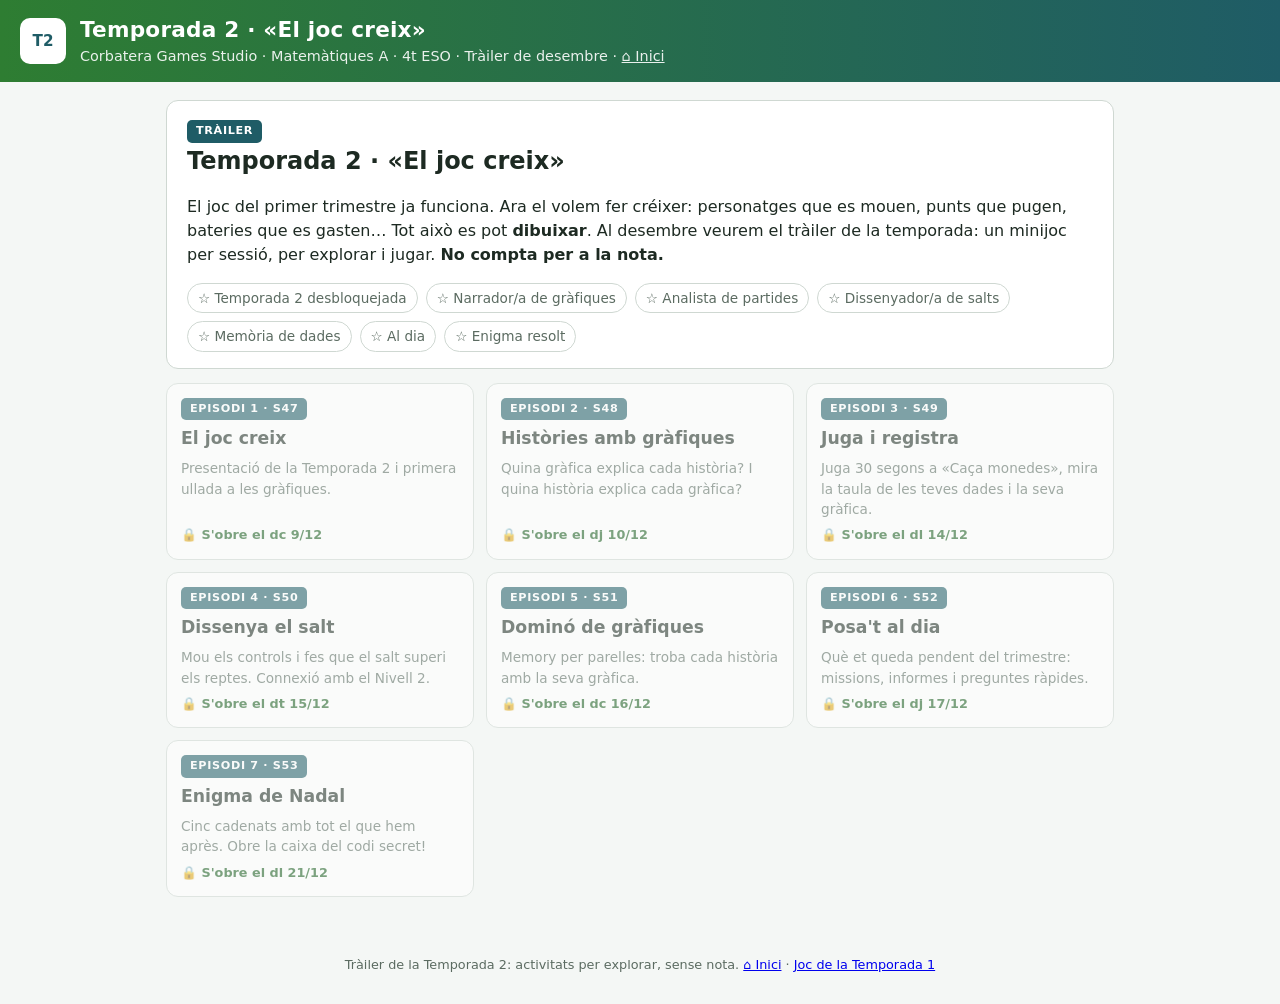
<file: trailer.html>
<!doctype html>
<html lang="ca">
<head>
  <meta charset="utf-8">
  <meta name="viewport" content="width=device-width, initial-scale=1">
  <title>Temporada 2 · Tràiler · Corbatera Games Studio</title>
  <meta name="description" content="Temporada 2 «El joc creix»: minijocs de gràfiques per a les sessions de després de la junta (9–21 de desembre).">
  <link rel="stylesheet" href="css/estil.css">
  <link rel="stylesheet" href="css/trailer.css">
</head>
<body>
  <header class="top t2">
    <div class="logo" aria-hidden="true">T2</div>
    <div>
      <h1>Temporada 2 · «El joc creix»</h1>
      <p>Corbatera Games Studio · Matemàtiques A · 4t ESO · Tràiler de desembre · <a href="index.html" style="color:#fff">⌂ Inici</a></p>
    </div>
  </header>
  <main id="t2"><noscript>Cal activar JavaScript.</noscript></main>
  <footer class="foot">Tràiler de la Temporada 2: activitats per explorar, sense nota. <a href="index.html">⌂ Inici</a> · <a href="temporada1.html">Joc de la Temporada 1</a></footer>
  <script src="js/trailer.js"></script>
</body>
</html>
</file>
<file: css/estil.css>
:root {
  --green: #2e7d32; --green-d: #1b5e20; --green-l: #e8f3ea; --ink: #1d2a22; --muted: #5b6b61;
  --bg: #f4f7f5; --card: #ffffff; --line: #cfd8d2; --red: #b23b3b; --red-l: #fdeaea;
  --gold: #c79100; --gold-l: #fff6d8; --boss: #4a148c; --boss-l: #f1e8fa;
}
@media (prefers-color-scheme: dark) {
  :root {
    --green: #4caf50; --green-d: #8bd18f; --green-l: #1f3324; --ink: #e6efe8; --muted: #9fb2a5;
    --bg: #111814; --card: #18221c; --line: #2e3d33; --red: #ef8080; --red-l: #3a1e1e;
    --gold: #f0c048; --gold-l: #352c10; --boss: #c59bf0; --boss-l: #2a1d38;
  }
}
* { box-sizing: border-box; }
body { margin: 0; font-family: system-ui, -apple-system, "Segoe UI", Roboto, sans-serif; background: var(--bg); color: var(--ink); line-height: 1.5; }
.top { background: #2e7d32; color: #fff; display: flex; gap: 14px; align-items: center; padding: 14px 20px; }
.top h1 { margin: 0; font-size: 1.35rem; letter-spacing: .01em; }
.top p { margin: 0; opacity: .9; font-size: .9rem; }
.logo { width: 46px; height: 46px; border-radius: 10px; background: #fff; color: #2e7d32; font-weight: 800; display: grid; place-items: center; font-size: .95rem; flex: none; }
main { max-width: 920px; margin: 0 auto; padding: 18px 16px 40px; }
.foot { text-align: center; color: var(--muted); font-size: .8rem; padding: 18px 16px 30px; }
h2 { margin: .2em 0 .3em; }
.small { color: var(--muted); font-size: .85em; font-weight: normal; }
.card { background: var(--card); border: 1px solid var(--line); border-radius: 12px; padding: 18px 20px; margin: 14px 0; }
.badge { display: inline-block; background: var(--green); color: #fff; font-size: .7rem; font-weight: 700; letter-spacing: .06em; padding: 3px 9px; border-radius: 5px; }
.row { display: flex; flex-wrap: wrap; gap: 10px; align-items: center; margin-top: 10px; }
.btn { background: var(--green); color: #fff; border: 0; border-radius: 8px; padding: 10px 16px; font-size: 1rem; font-weight: 600; cursor: pointer; }
.btn:hover { filter: brightness(1.08); }
.btn:disabled { opacity: .5; cursor: default; }
.btn.ghost { background: transparent; color: var(--green-d); border: 1.5px solid var(--green); }
.btn.sm { padding: 6px 12px; font-size: .9rem; }
.hidden { display: none !important; }
input, select { font: inherit; color: var(--ink); background: var(--card); border: 1.5px solid var(--line); border-radius: 7px; padding: 7px 9px; }
input:focus, select:focus { outline: 3px solid color-mix(in srgb, var(--green) 35%, transparent); border-color: var(--green); }
#nom { flex: 1; min-width: 200px; }
label[for=nom] { display: block; font-weight: 600; margin-top: 12px; }
.chips { display: flex; flex-wrap: wrap; gap: 8px; }
.chip { border: 1.5px solid var(--green); color: var(--green-d); background: var(--green-l); border-radius: 20px; padding: 6px 14px; cursor: pointer; font: inherit; }
.warn, .docent { background: var(--gold-l); border-left: 4px solid var(--gold); padding: 8px 12px; border-radius: 6px; }

/* HUD */
.hud { display: grid; grid-template-columns: 1fr minmax(120px, 260px) auto; gap: 12px; align-items: center; background: var(--card); border: 1px solid var(--line); border-radius: 12px; padding: 10px 16px; }
.rank { color: var(--gold); font-weight: 700; }
.xpbar { height: 12px; background: var(--green-l); border-radius: 6px; overflow: hidden; }
.xpbar span { display: block; height: 100%; background: linear-gradient(90deg, var(--green), #8bc34a); transition: width .6s; }
.xp { font-weight: 700; white-space: nowrap; }
@media (max-width: 600px) { .hud { grid-template-columns: 1fr; } }

/* Mapa */
.level { margin-top: 22px; }
.level .sub { margin: 0 0 10px; color: var(--muted); }
.missions { display: grid; grid-template-columns: repeat(auto-fill, minmax(200px, 1fr)); gap: 12px; }
.mission { text-align: left; font: inherit; color: var(--ink); background: var(--card); border: 1.5px solid var(--line); border-radius: 12px; padding: 12px 14px; cursor: pointer; display: flex; flex-direction: column; gap: 5px; transition: transform .12s, box-shadow .12s; }
.mission:hover:not([disabled]) { transform: translateY(-2px); box-shadow: 0 4px 14px rgba(0,0,0,.08); border-color: var(--green); }
.mission .mt { font-weight: 700; font-size: 1.05rem; }
.mission .ms { font-size: .85rem; color: var(--muted); }
.mission .mstate { font-size: .8rem; font-weight: 600; color: var(--green-d); margin-top: auto; }
.mission.done { background: var(--green-l); border-color: var(--green); }
.mission.locked { opacity: .55; cursor: not-allowed; }
.mission.locked .mstate { color: var(--muted); }
.mission.boss { border-color: var(--boss); }
.mission.boss .badge, .end .badge.b { background: var(--boss); }
.mission.boss.done { background: var(--boss-l); }

/* Missió */
.mhead { display: flex; flex-wrap: wrap; gap: 10px; align-items: center; justify-content: space-between; margin-top: 14px; }
.progress { display: flex; gap: 6px; margin: 10px 0; }
.progress span { flex: 1; height: 8px; border-radius: 4px; background: var(--line); }
.progress span.ok { background: var(--green); }
.progress span.now { background: var(--gold); }
.theory { background: var(--gold-l); border: 1px solid var(--gold); border-radius: 10px; padding: 8px 14px; }
.theory summary { cursor: pointer; font-weight: 700; }
.theory div { margin-top: 6px; }
.ex h3 { margin-top: 0; }
.ctx { background: var(--green-l); border-radius: 8px; padding: 10px 14px; }
.big { font-size: 1.45rem; text-align: center; margin: 10px 0 4px; font-weight: 600; }
.quote { font-style: italic; }
.mono { font-family: ui-monospace, Menlo, Consolas, monospace; }
.steps { padding-left: 0; list-style: none; counter-reset: s; margin: 14px 0 0; }
.steps li { counter-increment: s; position: relative; padding: 10px 12px 10px 46px; border-radius: 10px; margin: 8px 0; border: 1px solid var(--line); }
.steps li::before { content: counter(s); position: absolute; left: 10px; top: 10px; width: 26px; height: 26px; border-radius: 50%; display: grid; place-items: center; font-weight: 700; font-size: .85rem; background: var(--line); color: var(--ink); }
.steps li.done { background: var(--green-l); border-color: var(--green); }
.steps li.done::before { background: var(--green); color: #fff; content: '✔'; }
.steps li.active { border: 2px solid var(--gold); box-shadow: 0 2px 10px rgba(199,145,0,.15); }
.steps li.active::before { background: var(--gold); color: #fff; }
.steps li.todo { opacity: .5; }
.sq { font-weight: 600; }
.proc { margin-top: 4px; color: var(--green-d); }
.wrong { color: var(--red); font-size: .9rem; margin-top: 3px; }
.tag { display: inline-block; font-size: .72rem; background: var(--card); border: 1px solid var(--green); color: var(--green-d); border-radius: 10px; padding: 0 8px; margin-left: 4px; font-weight: 600; }
.tag.red { border-color: var(--red); color: var(--red); }
.choices { display: flex; flex-wrap: wrap; gap: 8px; margin-top: 8px; }
.opt { display: flex; gap: 8px; align-items: center; border: 1.5px solid var(--line); border-radius: 8px; padding: 8px 12px; cursor: pointer; background: var(--card); }
.opt:has(input:checked) { border-color: var(--green); background: var(--green-l); }
.parts { display: flex; flex-wrap: wrap; align-items: center; gap: 4px; margin-top: 10px; font-size: 1.15rem; }
.parts sup input, .parts input { text-align: center; }
.fld.bad { border-color: var(--red); background: var(--red-l); }
.fb { margin-top: 8px; min-height: 1.2em; }
.fb .no { color: var(--red); font-weight: 600; }
.hintbox { margin-top: 8px; background: var(--gold-l); border-left: 4px solid var(--gold); padding: 8px 12px; border-radius: 6px; }
.hintbox::before { content: 'Pista: '; font-weight: 700; }
.act { margin-top: 12px; }
.infb { margin-top: 6px; }
.shake { animation: shake .35s; }
@keyframes shake { 0%,100% { transform: translateX(0); } 25% { transform: translateX(-6px); } 75% { transform: translateX(6px); } }
@media (prefers-reduced-motion: reduce) { .shake { animation: none; } .mission { transition: none; } }

/* Notació */
.frac { display: inline-flex; flex-direction: column; vertical-align: middle; text-align: center; font-size: .9em; line-height: 1.15; margin: 0 2px; }
.frac span:first-child { border-bottom: 1.5px solid currentColor; padding: 0 3px; }
.rad { border-top: 1.5px solid currentColor; padding: 0 2px; }
.per { text-decoration: overline; }
.nw { white-space: nowrap; }
sup.idx { font-size: .6em; margin-right: -3px; }
code { background: var(--green-l); padding: 1px 5px; border-radius: 4px; }

/* Figures */
.figwrap { margin: 12px 0; text-align: center; }
.fig { max-width: 100%; height: auto; }
.fig.grid { max-width: 360px; }
.fig .axis { stroke: var(--ink); stroke-width: 1.5; }
.fig .axisfill { fill: var(--ink); }
.fig .tick { fill: var(--muted); font-size: 12px; text-anchor: middle; }
.fig .tick.sm { font-size: 10px; }
.fig .seg { stroke: var(--green); stroke-width: 6; stroke-linecap: round; }
.fig .dotin { fill: var(--green); stroke: var(--green); stroke-width: 2.5; }
.fig .dotout { fill: var(--card); stroke: var(--green); stroke-width: 2.5; }
.fig .gl { stroke: var(--line); stroke-width: 1; }
.fig .leg { stroke: var(--gold); stroke-width: 2.5; stroke-dasharray: 5 4; }
.fig .hyp { stroke: var(--green); stroke-width: 3; }
.fig .pt.hero { fill: #1e88e5; }
.fig .pt.enemy { fill: #d84315; }
.fig .ptl { fill: #fff; font-size: 11px; font-weight: 700; text-anchor: middle; }

/* Final i diari */
.end { text-align: center; }
.end.win { border: 2px solid var(--green); }
.end.lose { border: 2px solid var(--red); }
.bigxp { font-size: 2.2rem; font-weight: 800; color: var(--gold); margin: 6px 0; }
.stats { list-style: none; padding: 0; display: flex; justify-content: center; flex-wrap: wrap; gap: 18px; }
.end .row { justify-content: center; }
.tools h3 { margin-top: 0; }
table.sum { border-collapse: collapse; width: 100%; font-size: .9rem; }
.sum th, .sum td { border: 1px solid var(--line); padding: 6px 8px; text-align: left; }
.sum th { background: var(--green-l); }
.card:has(table.sum) { overflow-x: auto; }
.dm h3 { font-size: 1.05rem; }
.dex { border: 1px solid var(--line); border-radius: 10px; padding: 10px 14px; margin: 10px 0; }
.dex h4 { margin: 0 0 6px; }
.dex .fig { display: none; }

.parts .br { flex-basis: 100%; height: 4px; }
table.ruffini { border-collapse: collapse; margin: 8px auto; font-size: 1.1rem; }
.ruffini td { padding: 4px 12px; text-align: center; min-width: 38px; }
.ruffini td.ra { border-right: 2px solid var(--ink); font-weight: 700; }
.ruffini tr.rmid td { border-bottom: 2px solid var(--ink); }
.ruffini tr.rmid td:first-child { border-bottom: 0; }
.ruffini tr.rbot td.rlast { border: 2px solid var(--gold); font-weight: 700; }
.areatab { border-collapse: collapse; margin: 8px auto; }
.areatab td, .areatab th { border: 1.5px solid var(--line); padding: 6px 14px; text-align: center; }
.areatab th { background: var(--green-l); }
.fig .l1 { stroke: #1e88e5; stroke-width: 3; }
.fig .l2 { stroke: #d84315; stroke-width: 3; }
.fig .cut { fill: var(--gold); stroke: var(--card); stroke-width: 2; }
.part { margin: 28px 0 4px; font-size: 1.05rem; text-transform: uppercase; letter-spacing: .06em; color: var(--muted); border-bottom: 2px solid var(--line); padding-bottom: 4px; }
.badge.tr { background: #1f5c66; }
.quick { display: grid; grid-template-columns: repeat(auto-fill, minmax(260px, 1fr)); gap: 12px; margin-top: 10px; }
a.quickcard { text-decoration: none; border-color: #1f5c66; }
.estudi-link { display: block; text-decoration: none; color: var(--ink); border-color: #1f5c66; }
.estudi-link:hover { box-shadow: 0 4px 14px rgba(0,0,0,.08); }
.badge.rp { background: #c77700; }
.mission.repascard { border-color: #c77700; }
.mission.repascard.done { background: #fff4e0; }
@media (prefers-color-scheme: dark) { .mission.repascard.done { background: #3a2a10; } }

/* Ruta de recuperació */
.badge.fi { background: #8e2a5c; }
.card.recu { border: 2px solid #8e2a5c; }
.mission.recucard { border-color: #8e2a5c; }
.mission.recucard.done { background: #f8e8f0; }
@media (prefers-color-scheme: dark) { .badge.fi { background: #b0457a; } .card.recu, .mission.recucard { border-color: #b0457a; } .mission.recucard.done { background: #3a1a2a; } }
</file>
<file: css/trailer.css>
/* Temporada 2 · Tràiler */
.top.t2 { background: linear-gradient(90deg, #2e7d32, #1f5c66); }
.top.t2 .logo { color: #1f5c66; }
#t2 { max-width: 980px; margin: 0 auto; padding: 18px 16px 40px; }
.intro { background: var(--card); border: 1px solid var(--line); border-radius: 12px; padding: 16px 20px; }
.intro h2 { margin: 0 0 6px; }
.eps { display: grid; grid-template-columns: repeat(auto-fill, minmax(260px, 1fr)); gap: 12px; margin-top: 14px; }
.ep { text-align: left; font: inherit; color: var(--ink); background: var(--card); border: 1.5px solid var(--line); border-radius: 12px; padding: 14px; cursor: pointer; display: flex; flex-direction: column; gap: 6px; }
.ep:hover:not([disabled]) { border-color: #1f5c66; box-shadow: 0 4px 14px rgba(0,0,0,.08); }
.ep[disabled] { opacity: .55; cursor: not-allowed; }
.ep .badge { background: #1f5c66; align-self: flex-start; }
.ep .et { font-weight: 800; font-size: 1.08rem; }
.ep .ed { font-size: .85rem; color: var(--muted); }
.ep .es { font-size: .8rem; font-weight: 700; color: var(--green-d); margin-top: auto; }
.ep.got { border-color: var(--gold); background: var(--gold-l); }
.medals { display: flex; flex-wrap: wrap; gap: 8px; margin-top: 10px; }
.medal { display: inline-flex; align-items: center; gap: 6px; padding: 4px 10px; border-radius: 16px; border: 1.5px solid var(--gold); background: var(--gold-l); font-size: .85rem; font-weight: 700; }
.medal.off { border-color: var(--line); background: transparent; color: var(--muted); font-weight: 400; }
.game { background: var(--card); border: 1px solid var(--line); border-radius: 12px; padding: 16px 20px; margin-top: 14px; }
.ghead { display: flex; flex-wrap: wrap; gap: 10px; align-items: center; justify-content: space-between; }
.ghead h2 { margin: 0; font-size: 1.25rem; }
.qtext { font-size: 1.1rem; font-weight: 600; margin: 12px 0 8px; }
.gopts { display: grid; grid-template-columns: repeat(auto-fit, minmax(220px, 1fr)); gap: 10px; }
.gopt { background: var(--card); border: 2px solid var(--line); border-radius: 10px; padding: 8px; cursor: pointer; font: inherit; color: var(--ink); text-align: left; }
.gopt:hover:not(:disabled) { border-color: #1f5c66; }
.gopt.ok { border-color: var(--green); background: var(--green-l); }
.gopt.ko { border-color: var(--red); background: var(--red-l); }
.gopt:disabled { cursor: default; }
.graph { width: 100%; height: auto; display: block; }
.graph .ax { stroke: var(--ink); stroke-width: 1.5; }
.graph .gr { stroke: var(--line); stroke-width: 1; }
.graph .cv { fill: none; stroke: #1e88e5; stroke-width: 3.5; stroke-linejoin: round; stroke-linecap: round; }
.graph .cv2 { fill: none; stroke: #d84315; stroke-width: 3; stroke-linejoin: round; }
.graph .lb { fill: var(--muted); font-size: 11px; }
.graph .pt { fill: #d84315; }
.graph .wall { fill: #8d6e63; opacity: .8; }
.graph .plat { fill: #2e7d32; }
.fbk { margin-top: 10px; padding: 10px 12px; border-radius: 8px; }
.fbk.ok { background: var(--green-l); border-left: 4px solid var(--green); }
.fbk.ko { background: var(--red-l); border-left: 4px solid var(--red); }
.score { font-weight: 800; color: var(--gold); }
.progressbar { display: flex; gap: 4px; margin-top: 8px; }
.progressbar span { flex: 1; height: 7px; border-radius: 4px; background: var(--line); }
.progressbar span.ok { background: var(--green); } .progressbar span.ko { background: var(--red); } .progressbar span.now { background: var(--gold); }
canvas.play { width: 100%; max-width: 640px; aspect-ratio: 16 / 9; display: block; margin: 10px auto; border-radius: 12px; background: #10241a; touch-action: manipulation; cursor: crosshair; }
.hud2 { display: flex; gap: 18px; justify-content: center; font-weight: 800; font-size: 1.1rem; }
table.data { border-collapse: collapse; margin: 10px auto; font-size: .92rem; }
table.data th, table.data td { border: 1px solid var(--line); padding: 4px 10px; text-align: center; }
table.data th { background: var(--green-l); }
.twocol { display: grid; grid-template-columns: repeat(auto-fit, minmax(280px, 1fr)); gap: 12px; }
.sliders { display: grid; gap: 10px; margin: 10px 0; }
.sliders label { display: grid; grid-template-columns: 170px 1fr 60px; gap: 10px; align-items: center; font-weight: 600; }
.sliders input[type=range] { width: 100%; }
.facts { display: flex; flex-wrap: wrap; gap: 14px; justify-content: center; font-size: .95rem; }
.facts b { color: #1e88e5; }
.chal { display: grid; gap: 8px; margin-top: 10px; }
.chal .c { display: flex; gap: 10px; align-items: center; justify-content: space-between; border: 1.5px solid var(--line); border-radius: 10px; padding: 8px 12px; }
.chal .c.done { border-color: var(--green); background: var(--green-l); }
.chal .c.on { border-color: #1f5c66; }
.cards { display: grid; grid-template-columns: repeat(4, minmax(0, 1fr)); gap: 10px; margin-top: 12px; }
@media (max-width: 640px) { .cards { grid-template-columns: repeat(3, minmax(0, 1fr)); } .sliders label { grid-template-columns: 1fr; } }
.card2 { aspect-ratio: 4 / 3; border-radius: 10px; border: 2px solid #1f5c66; background: #1f5c66; color: #fff; cursor: pointer; display: grid; place-items: center; font: inherit; font-weight: 800; font-size: 1.4rem; padding: 6px; }
.card2.up { background: var(--card); color: var(--ink); font-size: .85rem; font-weight: 600; cursor: default; }
.card2.match { border-color: var(--green); background: var(--green-l); color: var(--ink); font-size: .85rem; font-weight: 600; }
.card2.up svg, .card2.match svg { width: 100%; height: auto; }
.lock { display: grid; grid-template-columns: 54px 1fr; gap: 12px; align-items: start; border: 1.5px solid var(--line); border-radius: 12px; padding: 12px; margin: 10px 0; }
.lock.open { border-color: var(--green); background: var(--green-l); }
.lock .ln { width: 46px; height: 46px; border-radius: 50%; display: grid; place-items: center; background: #b71c1c; color: #fff; font-weight: 800; font-size: 1.1rem; }
.lock.open .ln { background: var(--green); }
.code { font-family: ui-monospace, Menlo, Consolas, monospace; font-size: 1.6rem; letter-spacing: .3em; text-align: center; margin: 10px 0; }
.snow { text-align: center; font-size: 1.3rem; margin: 14px 0; }
.checklist li { margin: 6px 0; }
.small2 { font-size: .85rem; color: var(--muted); }
</file>
<file: css/escape.css>
/* Escape room «Ctrl + Alt + Escape» */
.top.esc { background: linear-gradient(90deg, #1d2a22, #1f5c66); }
.top.esc .logo { color: #1f5c66; }
#esc { max-width: 980px; margin: 0 auto; padding: 18px 16px 40px; }
.story { border-left: 5px solid #e8664f; }
.story h2 { font-size: 1.7rem; margin: 6px 0; }
.rules li { margin: 6px 0; }
.rolsgrid { display: grid; grid-template-columns: repeat(auto-fit, minmax(190px, 1fr)); gap: 10px; margin-top: 10px; }
.rol { border: 1.5px solid var(--line); border-radius: 10px; padding: 10px 12px; display: flex; flex-direction: column; gap: 3px; }
.rol .ri { font-size: 1.5rem; }
.rol span:last-child { font-size: .85rem; color: var(--muted); }
.names { display: grid; grid-template-columns: repeat(auto-fit, minmax(180px, 1fr)); gap: 10px; margin-top: 10px; }
.ehud { position: sticky; top: 0; z-index: 5; display: grid; grid-template-columns: 1fr auto auto; gap: 14px; align-items: center; background: var(--card); border: 1px solid var(--line); border-radius: 12px; padding: 10px 16px; box-shadow: 0 2px 10px rgba(0,0,0,.06); }
@media (max-width: 640px) { .ehud { grid-template-columns: 1fr; text-align: center; } }
.clock { font-family: ui-monospace, Menlo, Consolas, monospace; font-size: 1.9rem; font-weight: 800; color: #1f5c66; }
.clock.low { color: #e8664f; animation: pulse 1s infinite; }
.clock.over { color: var(--red); font-size: 1.2rem; }
.clock.shake { animation: shake .4s; }
@keyframes pulse { 50% { opacity: .55; } }
@keyframes shake { 20%, 60% { transform: translateX(-6px); } 40%, 80% { transform: translateX(6px); } }
.paused { margin-top: 12px; text-align: center; font-weight: 800; padding: 10px; border-radius: 10px; background: var(--gold-l); border: 1.5px solid var(--gold); }
.mt { margin-top: 18px; }
.doors { display: grid; grid-template-columns: repeat(auto-fill, minmax(200px, 1fr)); gap: 12px; }
.door { font: inherit; color: var(--ink); text-align: left; background: var(--card); border: 2px solid #1f5c66; border-radius: 14px; padding: 14px; display: flex; flex-direction: column; gap: 4px; cursor: pointer; min-height: 170px; }
.door:hover:not([disabled]) { box-shadow: 0 4px 14px rgba(0,0,0,.1); transform: translateY(-2px); }
.door .di { font-size: 2rem; }
.door .dn { font-size: .72rem; font-weight: 800; letter-spacing: .08em; text-transform: uppercase; color: #e8664f; }
.door b { font-size: 1.1rem; }
.door .ds { margin-top: auto; font-size: .85rem; font-weight: 700; color: var(--green-d); }
.door.done { border-color: var(--green); background: var(--green-l); }
.door.shut { border-style: dashed; border-color: var(--line); opacity: .6; cursor: not-allowed; }
.door.core { border-color: #e8664f; }
.dots { display: flex; gap: 5px; }
.dots i { width: 12px; height: 12px; border-radius: 50%; background: var(--line); }
.dots i.on { background: var(--green); }
.story2 { font-style: italic; }
.rolsnow { display: flex; flex-wrap: wrap; gap: 6px 16px; font-size: .9rem; background: var(--green-l); border-radius: 8px; padding: 8px 12px; margin-bottom: 6px; }
.lock .big { display: block; font-size: 1.3rem; margin: 8px 0; text-align: center; }
.lock .ln { font-size: .95rem; }
.selgrid { display: grid; grid-template-columns: repeat(auto-fill, minmax(92px, 1fr)); gap: 8px; margin: 8px 0; }
.selc { font: inherit; font-size: 1.15rem; font-weight: 700; padding: 12px 6px; border-radius: 10px; border: 2px solid var(--line); background: var(--card); color: var(--ink); cursor: pointer; }
.selc.on { border-color: #e8664f; background: #fdf1ee; color: #1d2a22; }
.selc:disabled { cursor: default; }
.fbk.hint { background: var(--gold-l); border-left: 4px solid var(--gold); }
.big2 { font-size: 1.1rem; font-weight: 700; display: flex; flex-wrap: wrap; gap: 10px; align-items: center; justify-content: space-between; margin-top: 12px; }
.win { text-align: center; border: 2px solid var(--gold); }
.trophy { font-size: 4rem; }
.medal2 { font-size: 1.5rem; font-weight: 800; color: var(--gold); margin: 6px 0 0; }
.stats { display: grid; grid-template-columns: repeat(auto-fit, minmax(120px, 1fr)); gap: 10px; margin-top: 14px; }
.stats div { border: 1.5px solid var(--line); border-radius: 10px; padding: 10px; display: flex; flex-direction: column; }
.stats b { font-size: 1.5rem; }
.stats span { font-size: .8rem; color: var(--muted); }
.replist li { margin: 6px 0; }
.confetti { position: fixed; inset: 0; pointer-events: none; overflow: hidden; z-index: 20; }
.confetti i { position: absolute; top: -12px; width: 9px; height: 14px; border-radius: 2px; animation: fall linear forwards; }
@keyframes fall { to { transform: translateY(105vh) rotate(540deg); } }
@media (prefers-reduced-motion: reduce) { .confetti, .clock.low { animation: none; display: none; } .clock.low { display: block; } }
@media print { .top, .foot, .ehud button, .row, .confetti { display: none !important; } .ehud { position: static; } }
</file>
<file: css/estudi.css>
/* Apartat d'estudi (teoria) */
.study { display: grid; grid-template-columns: 250px minmax(0, 1fr); gap: 24px; max-width: 1120px; margin: 0 auto; padding: 18px 16px 40px; align-items: start; }
@media (max-width: 860px) { .study { grid-template-columns: minmax(0, 1fr); } .toc { position: static !important; max-height: none !important; } }
.toc { position: sticky; top: 12px; max-height: calc(100vh - 24px); overflow: auto; background: var(--card); border: 1px solid var(--line); border-radius: 12px; padding: 12px 14px; font-size: .92rem; }
.toc h2 { font-size: .8rem; text-transform: uppercase; letter-spacing: .08em; color: var(--muted); margin: 6px 0 8px; }
.toc a { display: block; color: var(--ink); text-decoration: none; padding: 3px 6px; border-radius: 6px; }
.toc a:hover, .toc a.on { background: var(--green-l); color: var(--green-d); }
.toc .tu { font-weight: 700; margin-top: 8px; }
.toc .ts { padding-left: 16px; font-size: .88rem; }
.toc .tools { display: flex; flex-direction: column; gap: 6px; margin-top: 12px; border-top: 1px solid var(--line); padding-top: 10px; }
.toc .tools .btn { text-align: center; text-decoration: none; }
.toc input { width: 100%; margin-bottom: 6px; }
.unit { margin-bottom: 36px; }
.unit > header { background: #2e7d32; color: #fff; border-radius: 12px; padding: 14px 18px; margin-bottom: 14px; }
.unit > header h2 { margin: 4px 0 2px; font-size: 1.4rem; }
.unit > header p { margin: 0; opacity: .9; }
.unit > header .badge { background: #fff; color: #2e7d32; }
.topic { background: var(--card); border: 1px solid var(--line); border-radius: 12px; padding: 16px 20px; margin: 14px 0; scroll-margin-top: 12px; }
.topic h3 { margin: 0 0 8px; font-size: 1.15rem; color: var(--green-d); }
.topic h4 { margin: 14px 0 4px; font-size: 1rem; }
.topic p, .topic li { line-height: 1.6; }
.topic ul, .topic ol { padding-left: 22px; margin: 6px 0; }
.def, .prop, .ex, .warn2, .lect { border-radius: 8px; padding: 10px 14px; margin: 10px 0; }
.def { background: var(--green-l); border-left: 4px solid var(--green); }
.prop { background: var(--card); border: 1.5px solid var(--green); }
.ex { background: var(--bg); border-left: 4px solid #1e88e5; }
.warn2 { background: var(--red-l); border-left: 4px solid var(--red); }
.lect { background: var(--gold-l); border-left: 4px solid var(--gold); font-size: .95rem; }
.def::before, .prop::before, .ex::before, .warn2::before, .lect::before { display: block; font-weight: 800; font-size: .72rem; letter-spacing: .08em; text-transform: uppercase; margin-bottom: 4px; }
.def::before { content: 'Definició'; color: var(--green-d); }
.prop::before { content: 'Regles i fórmules'; color: var(--green-d); }
.ex::before { content: 'Exemple resolt'; color: #1e88e5; }
.warn2::before { content: 'Compte! Errors típics'; color: var(--red); }
.lect::before { content: 'Per saber-ne més (només lectura)'; color: var(--gold); }
.f { font-size: 1.12rem; text-align: center; margin: 8px 0; }
.st { font-family: ui-monospace, Menlo, Consolas, monospace; font-size: .95rem; line-height: 1.8; }
.tbl { border-collapse: collapse; margin: 8px 0; font-size: .95rem; }
.tbl th, .tbl td { border: 1px solid var(--line); padding: 5px 10px; text-align: center; }
.tbl th { background: var(--green-l); }
.tblwrap { overflow-x: auto; }
.practice { display: flex; flex-wrap: wrap; gap: 8px; margin-top: 12px; border-top: 1px dashed var(--line); padding-top: 10px; }
.practice a { font-size: .85rem; text-decoration: none; padding: 5px 10px; border-radius: 16px; border: 1.5px solid var(--green); color: var(--green-d); background: var(--green-l); }
.hidden-by-search { display: none; }
.nores { color: var(--muted); padding: 10px; }
@media print {
  .toc, .top, .foot, .practice { display: none !important; }
  .study { display: block; padding: 0; }
  .topic { break-inside: avoid; border-color: #bbb; }
  .unit { break-before: page; }
  .unit:first-of-type { break-before: auto; }
  .unit > header, .def, .warn2, .lect, .ex { -webkit-print-color-adjust: exact; print-color-adjust: exact; }
}
</file>
